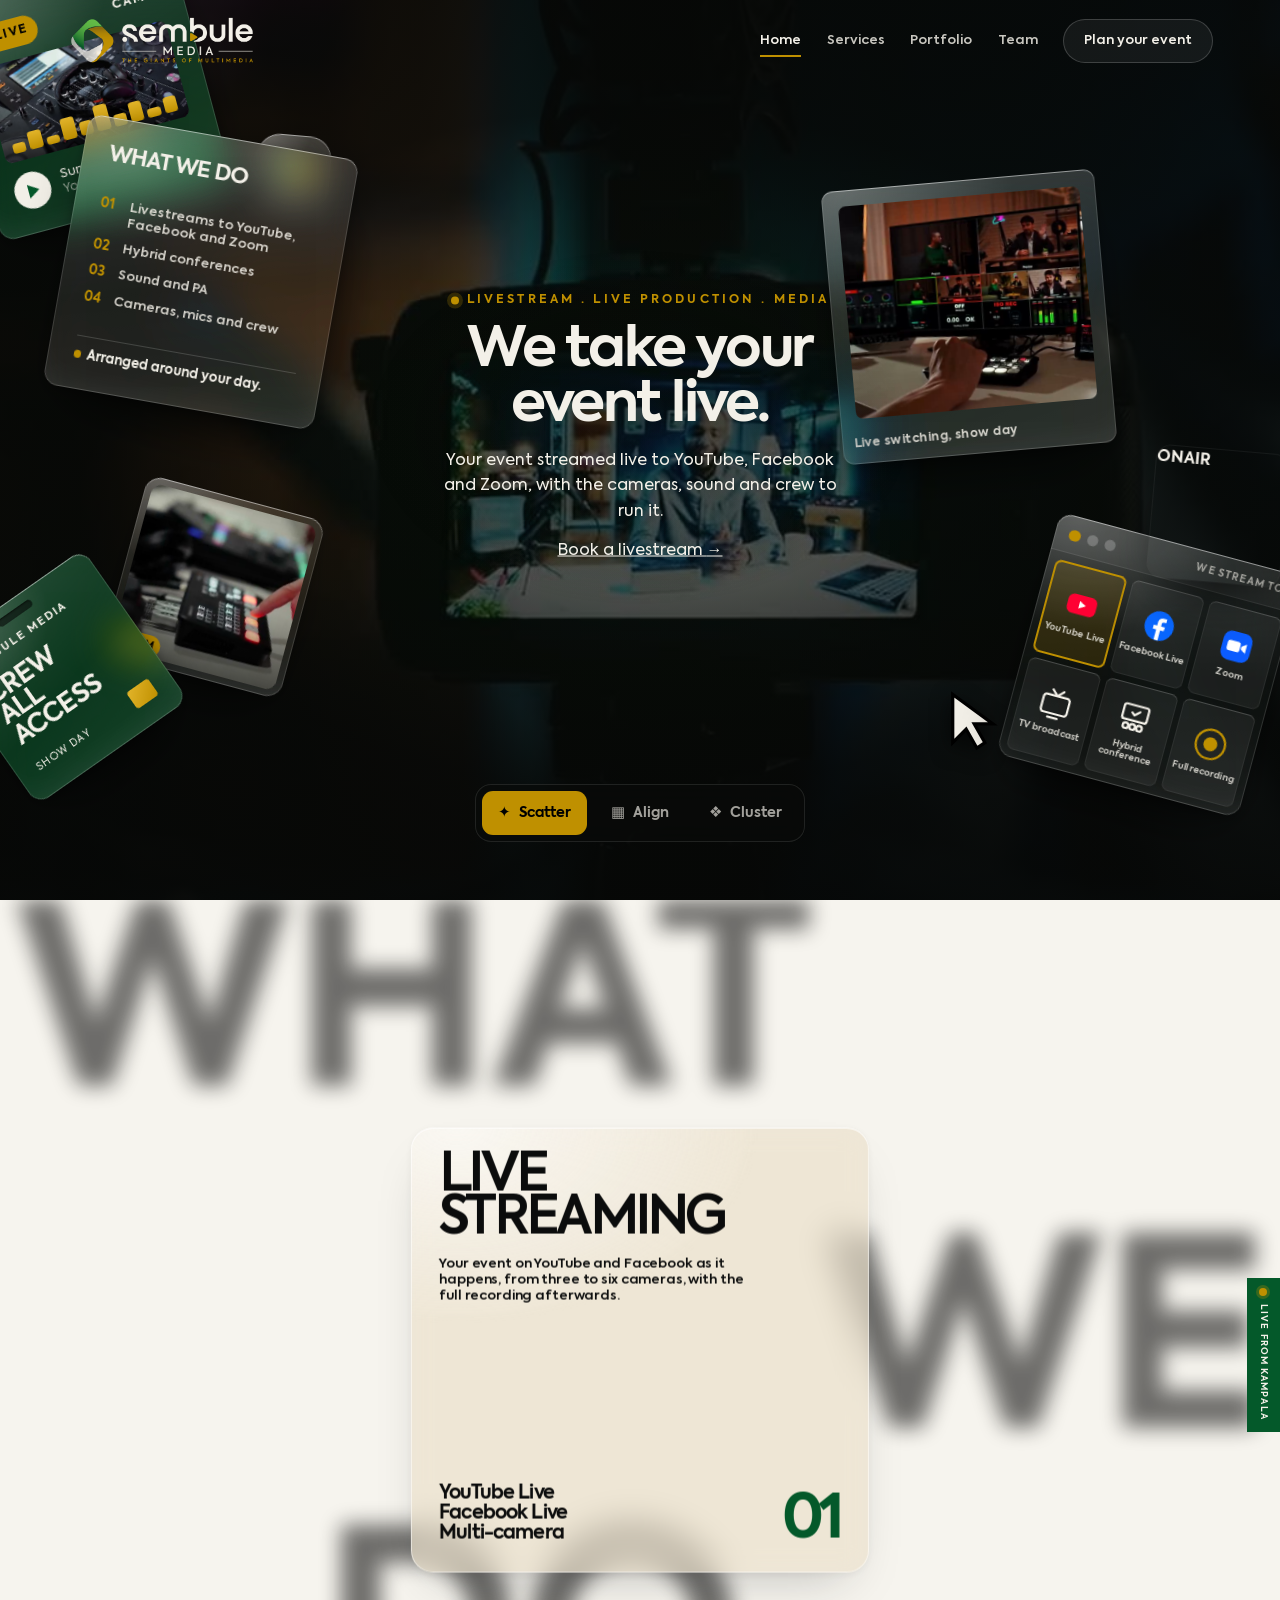
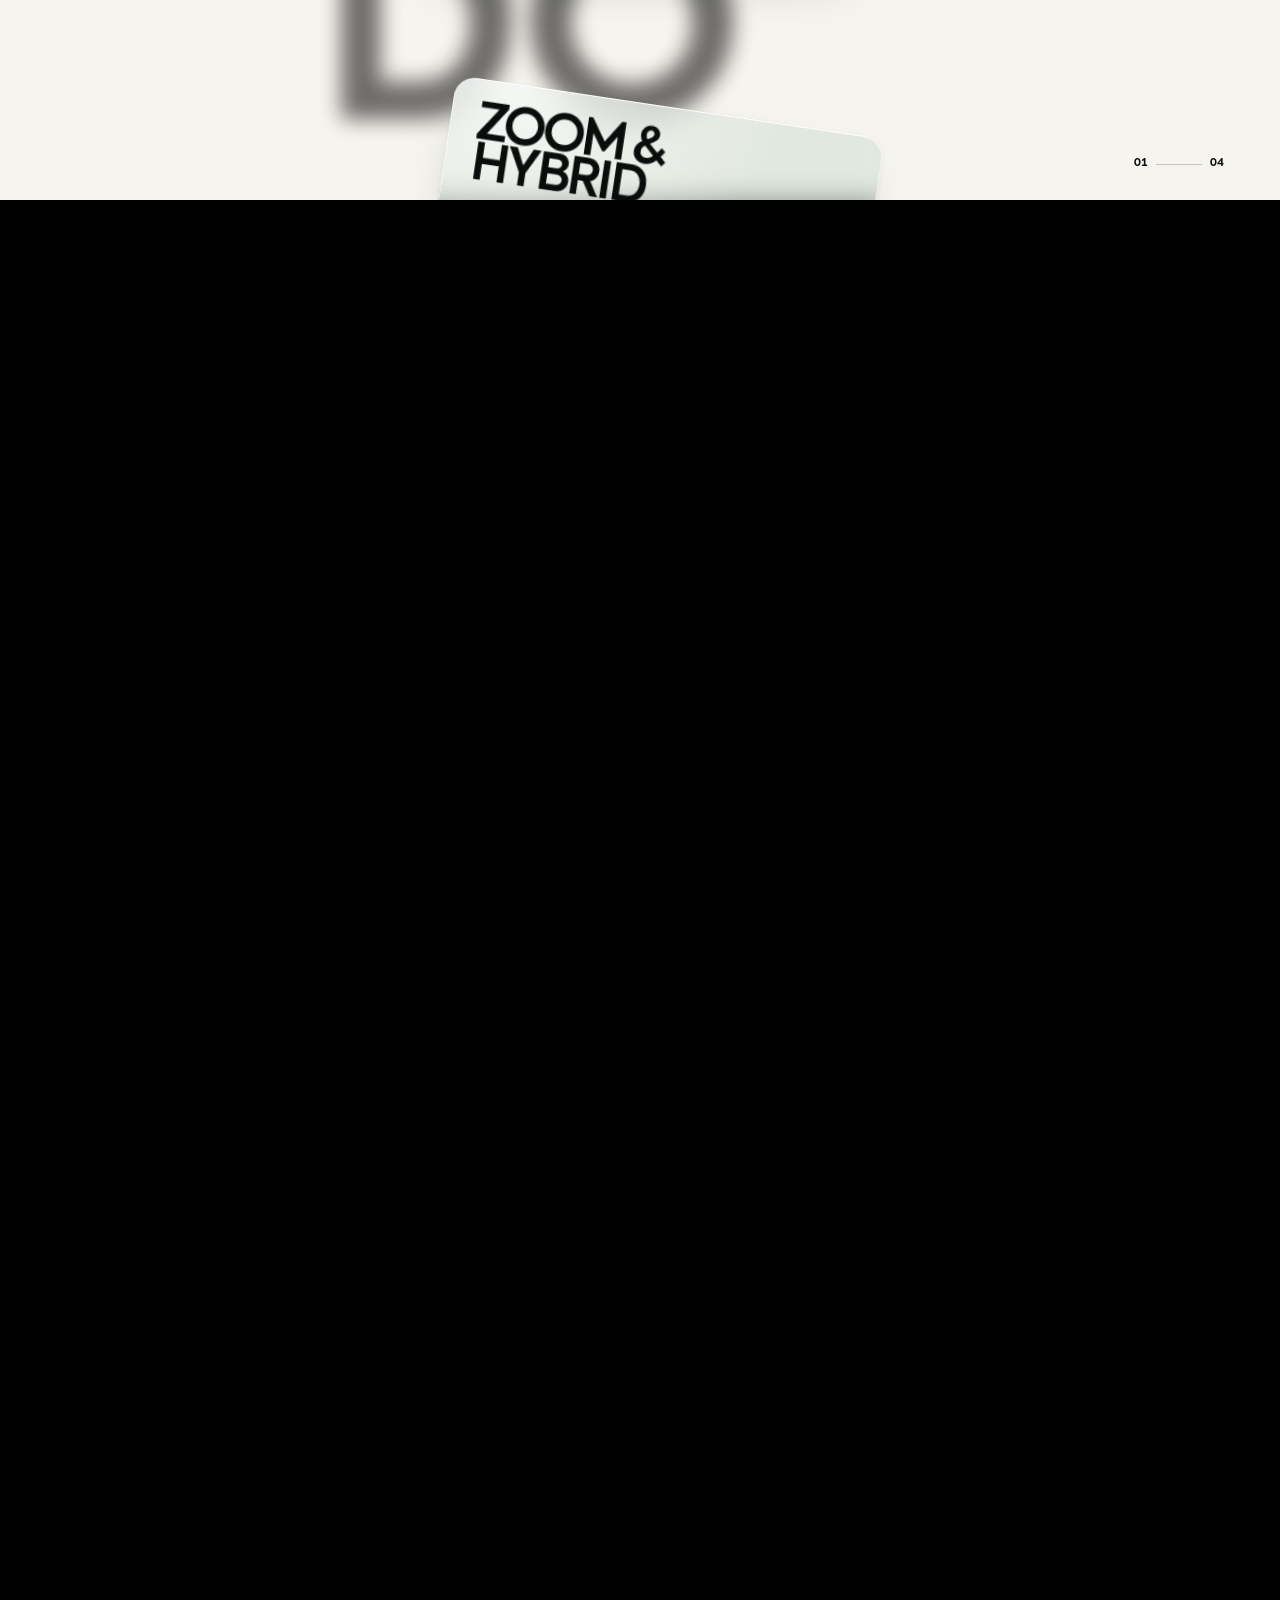
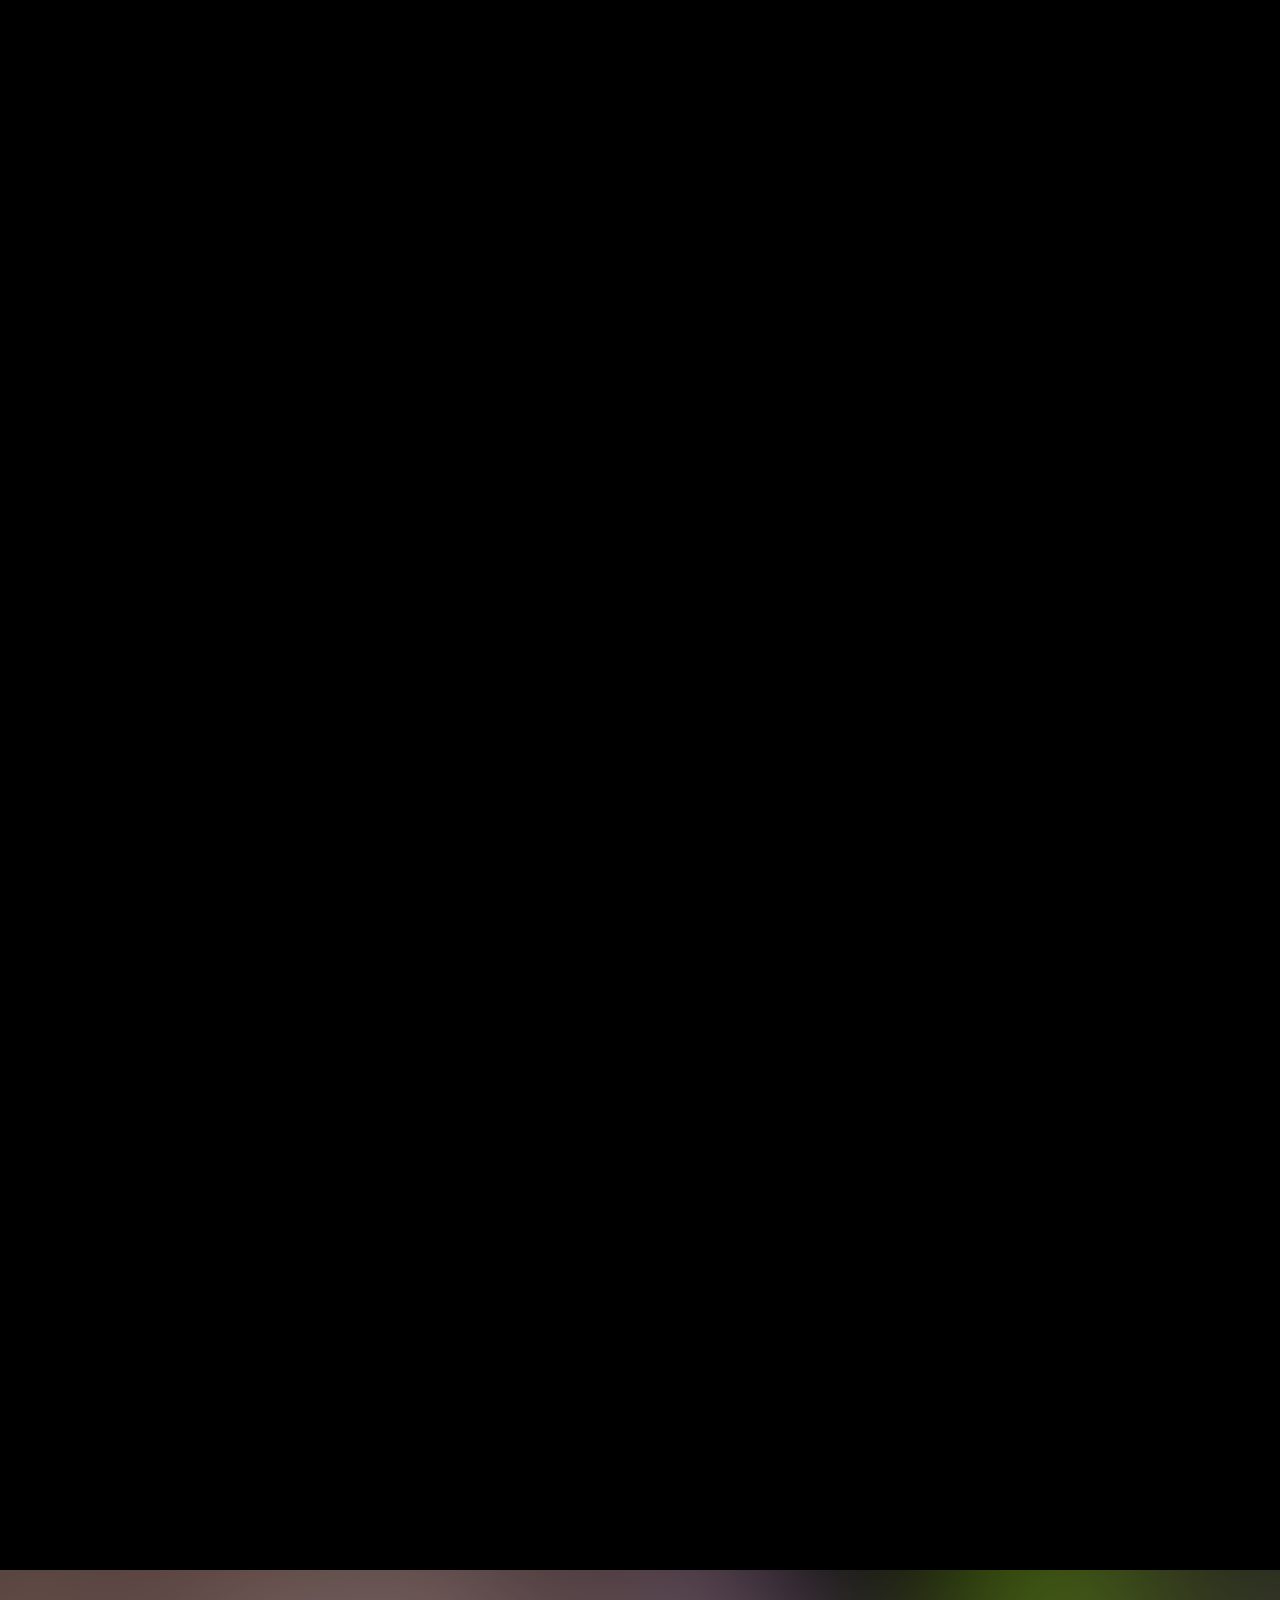
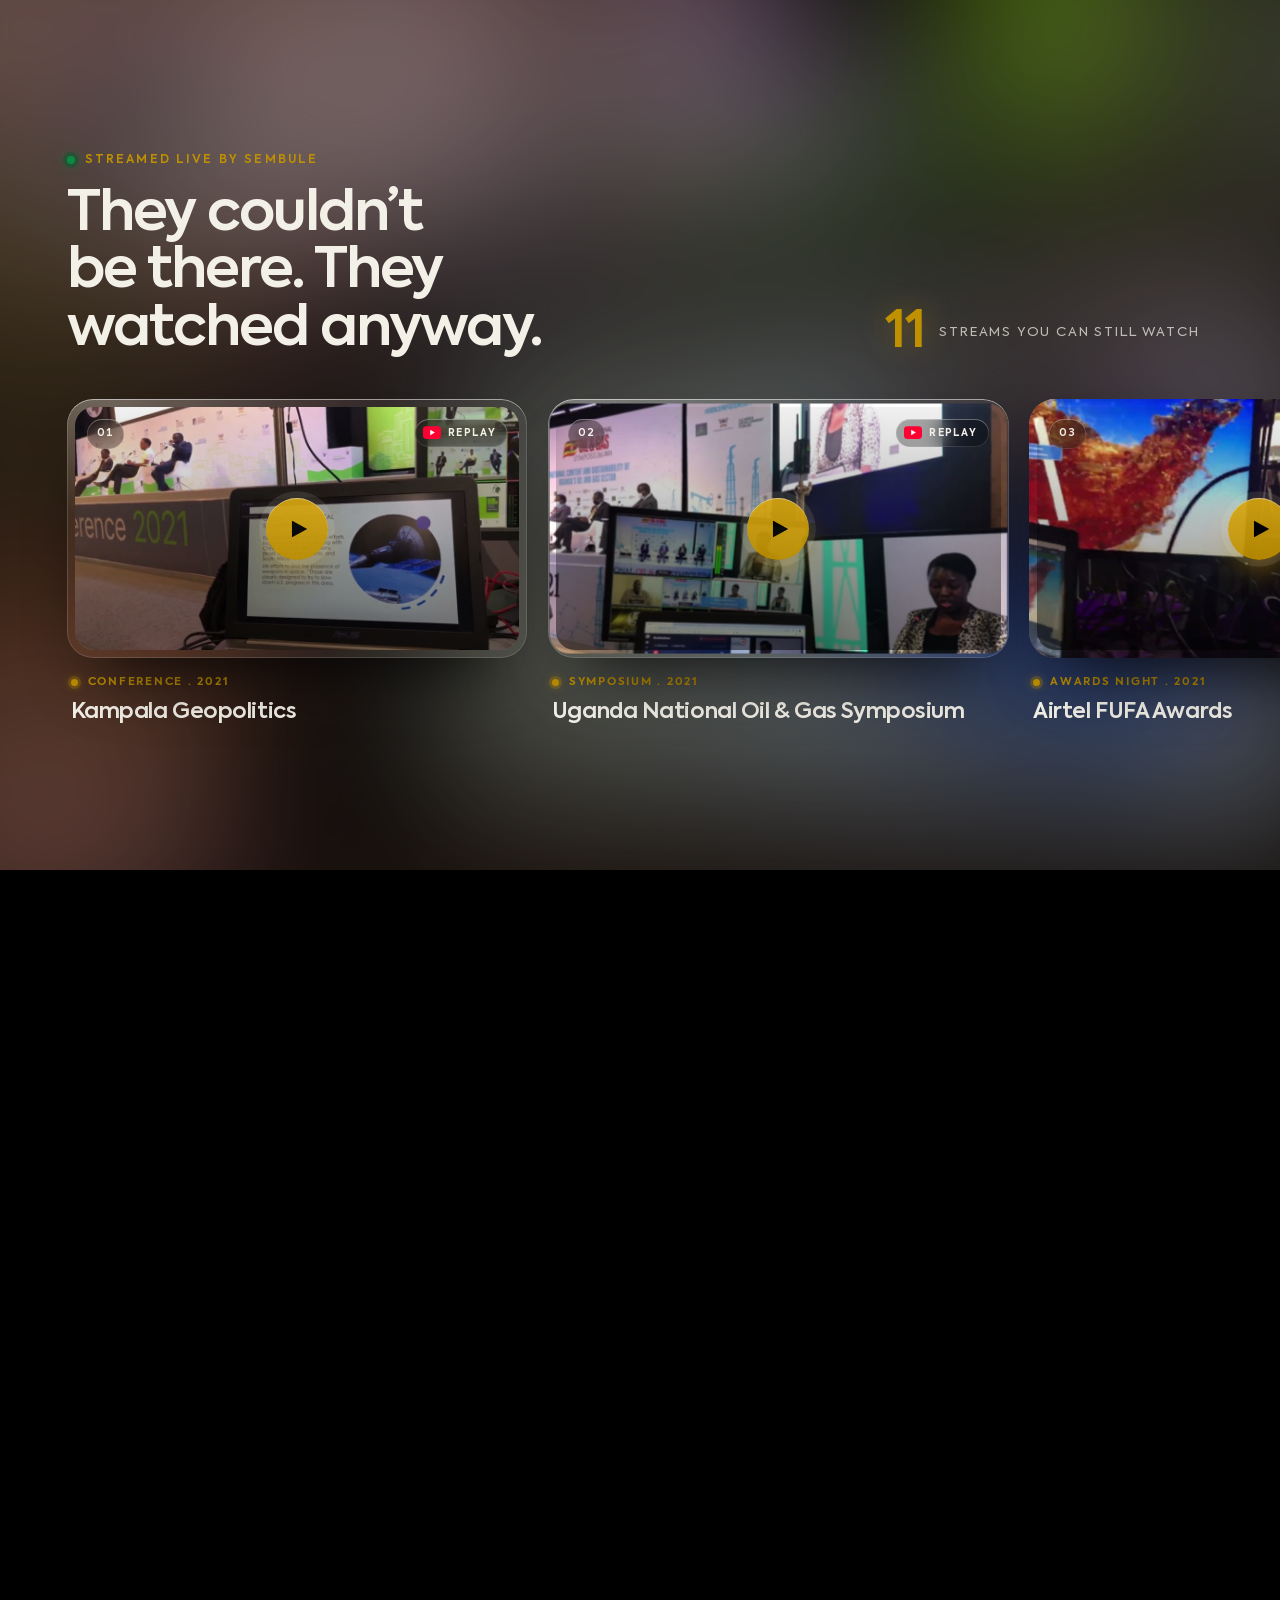
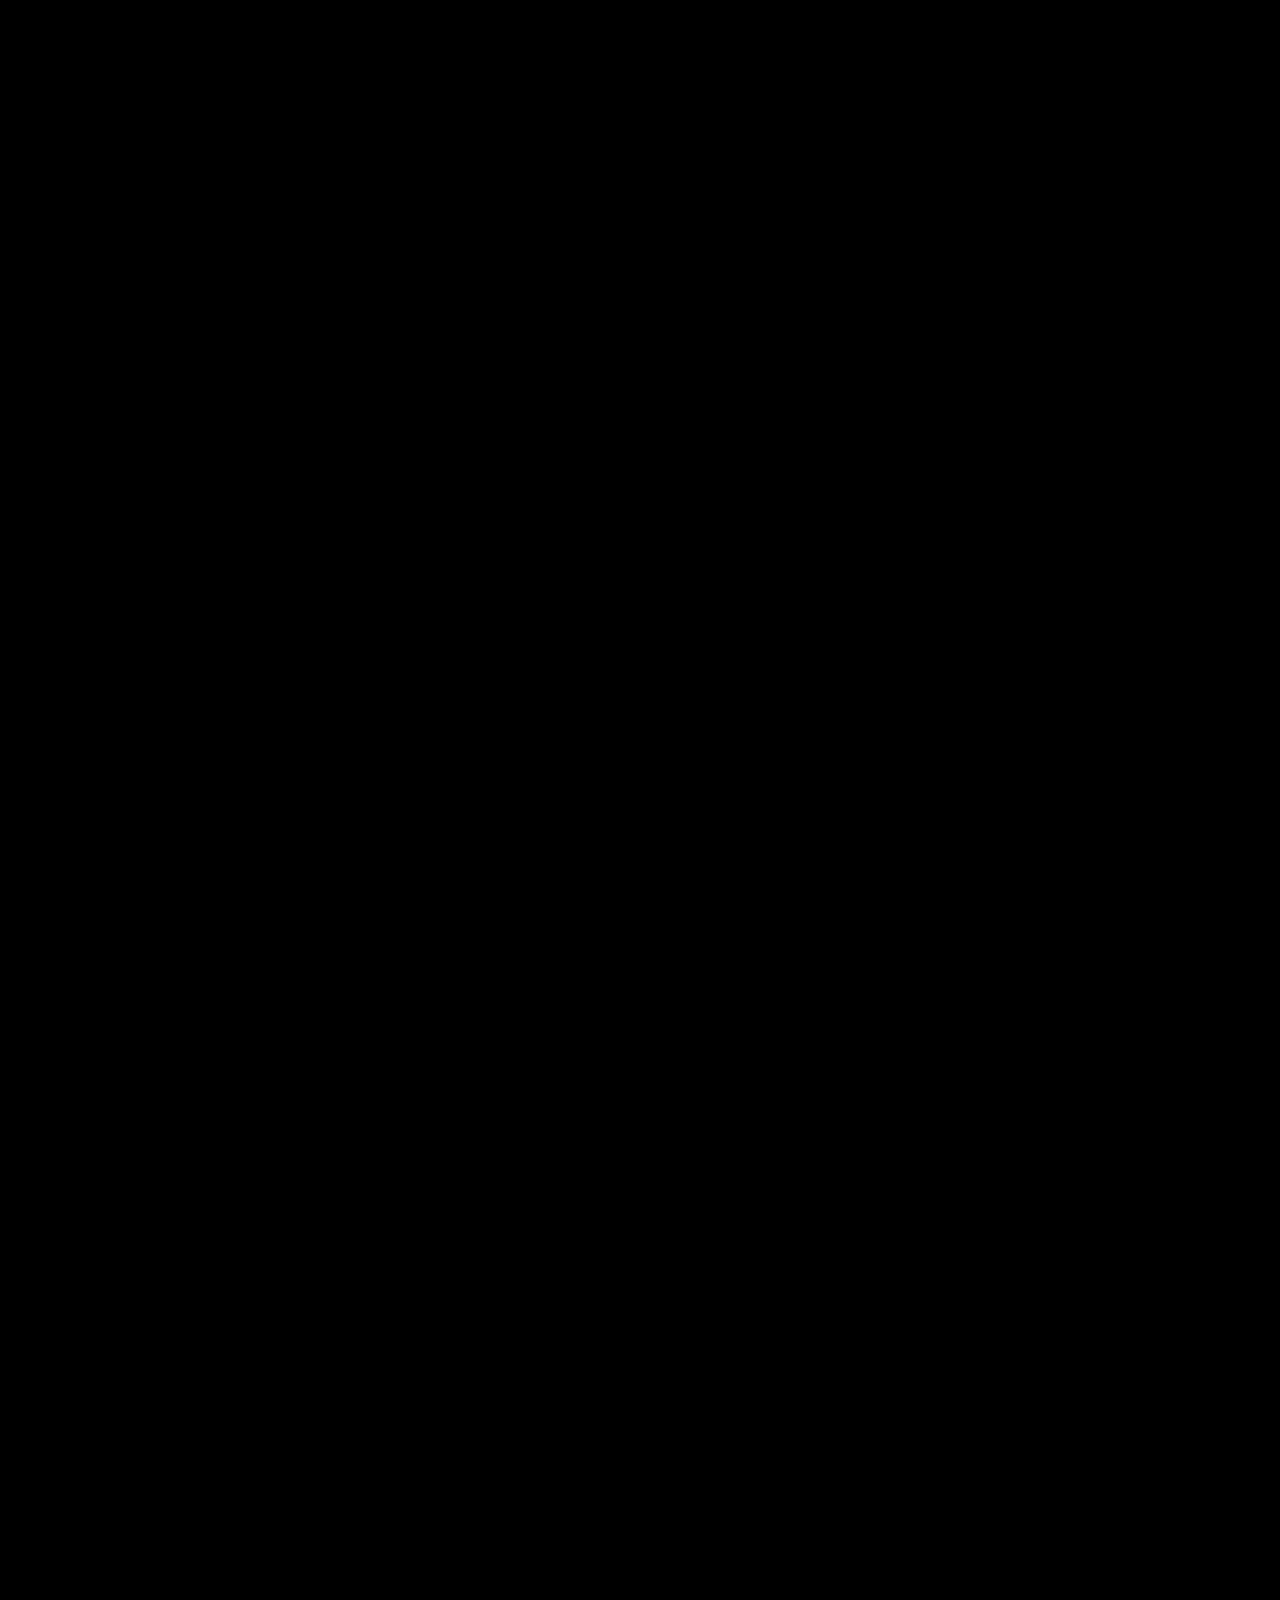
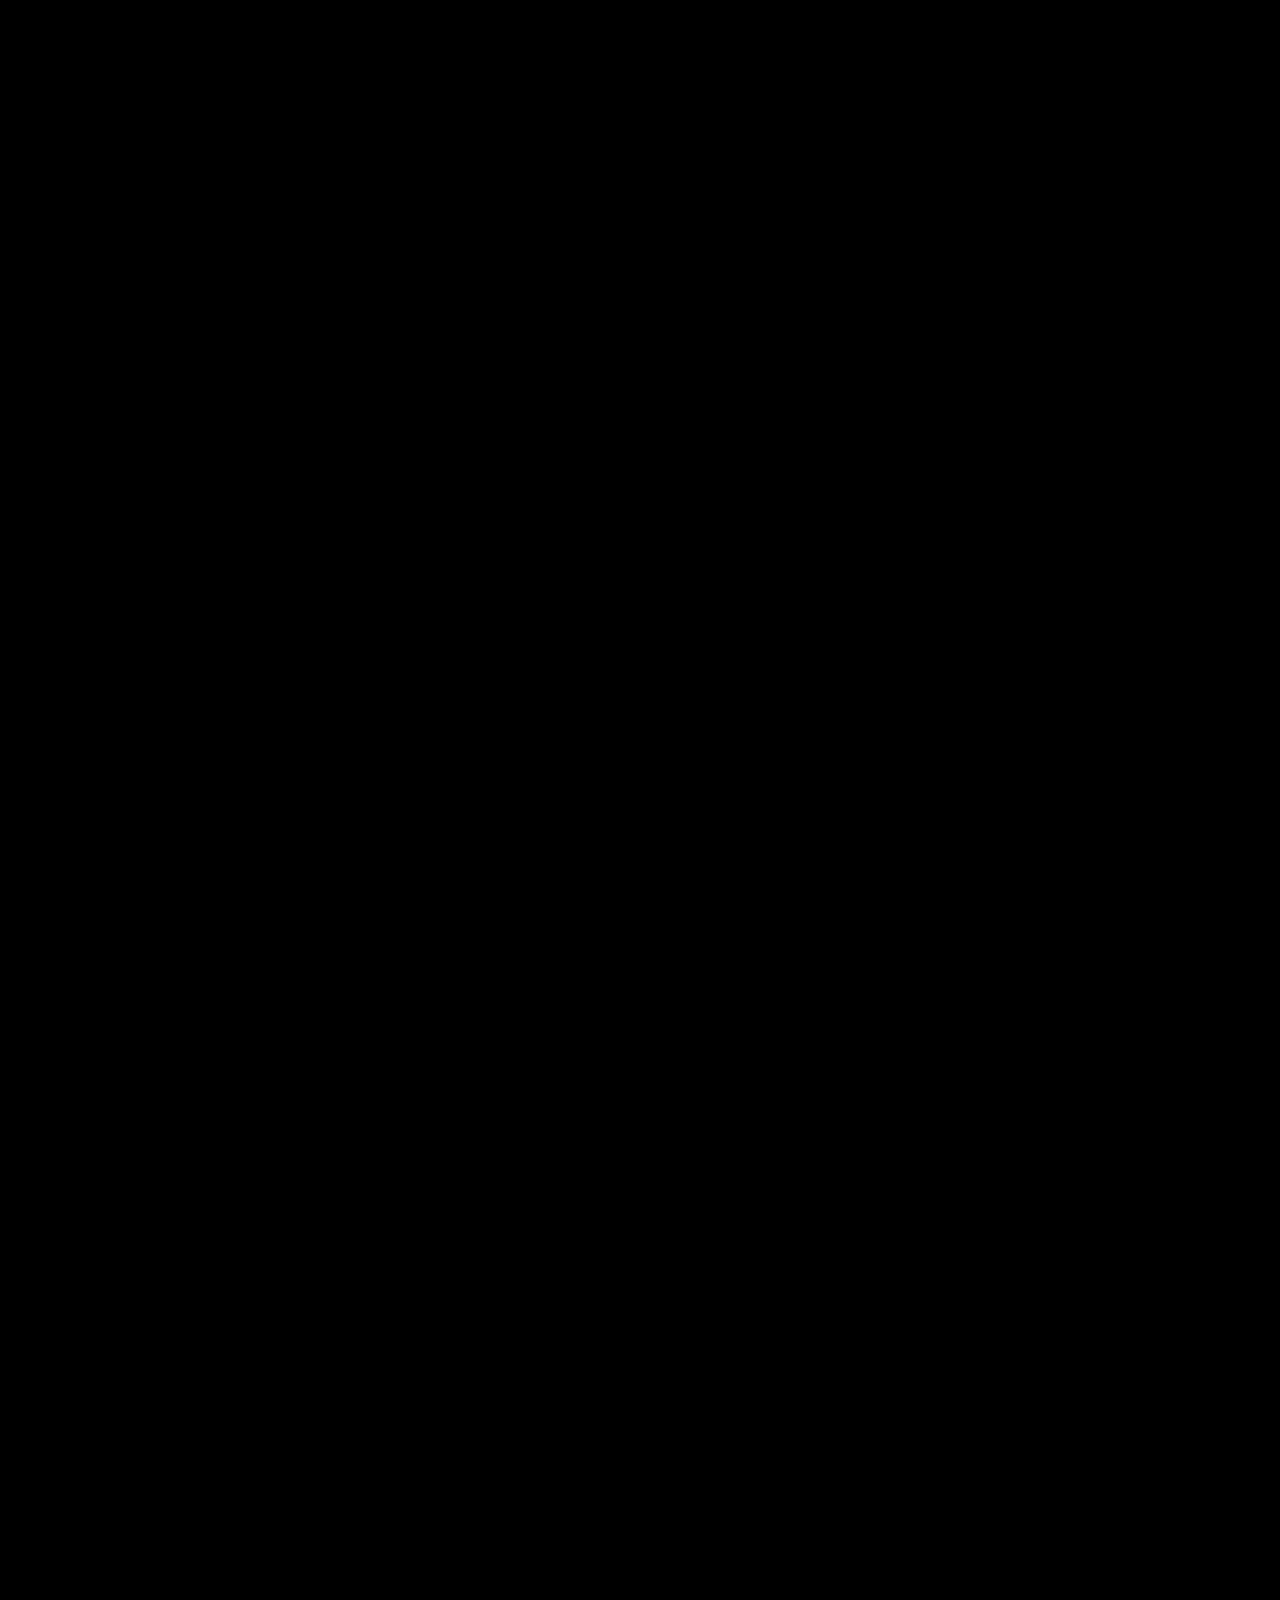
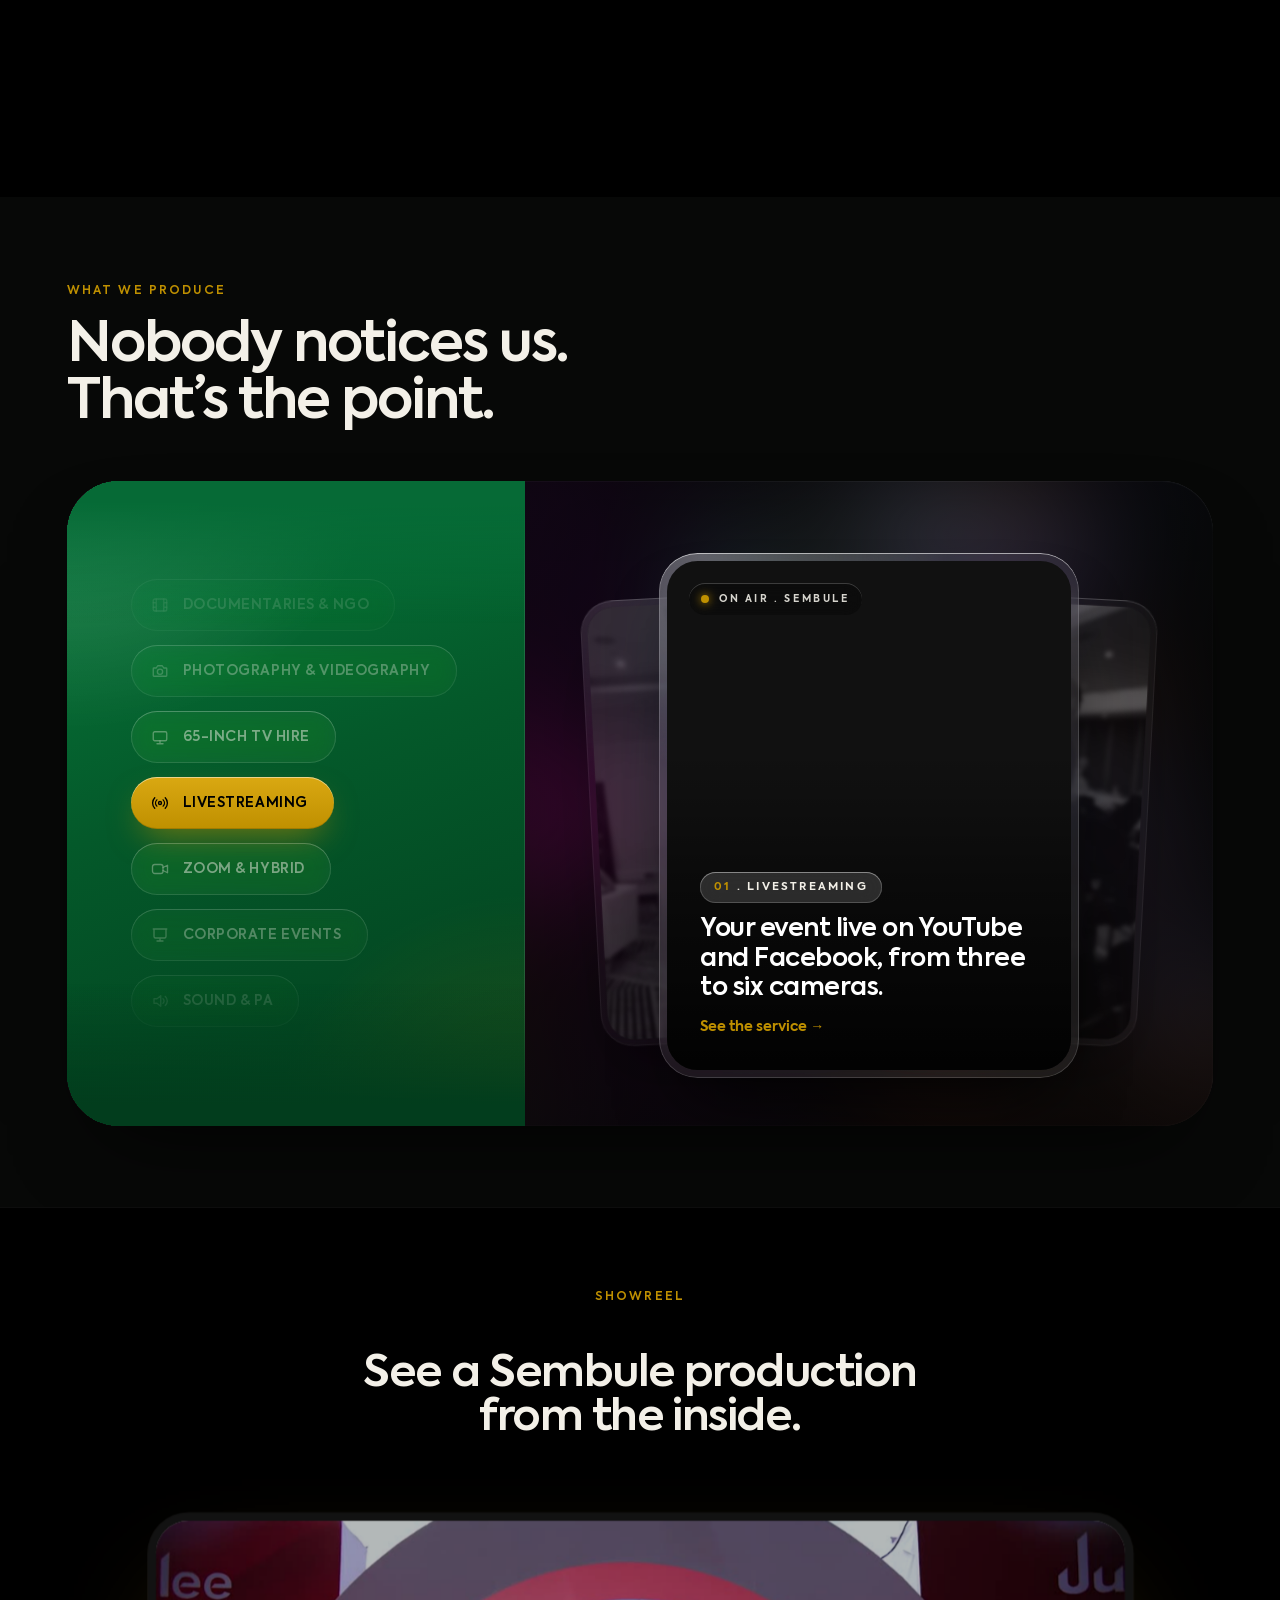
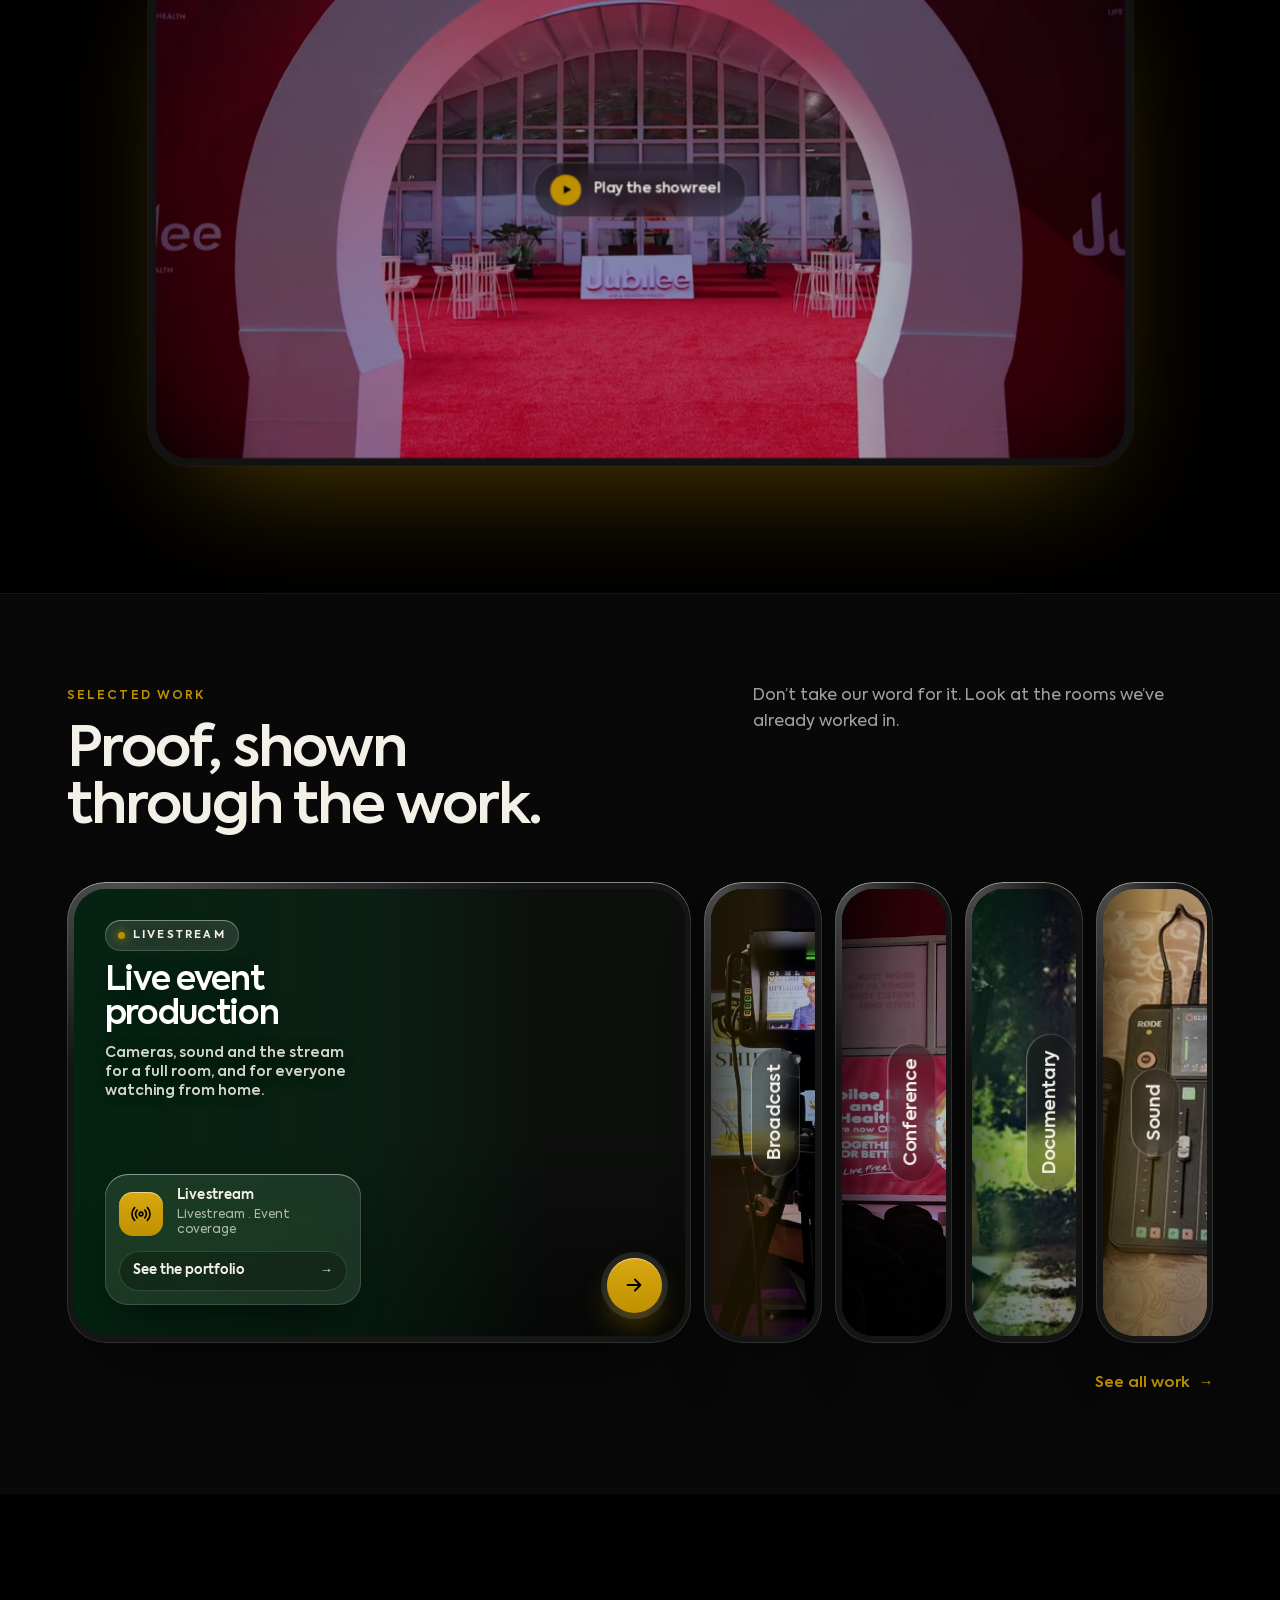
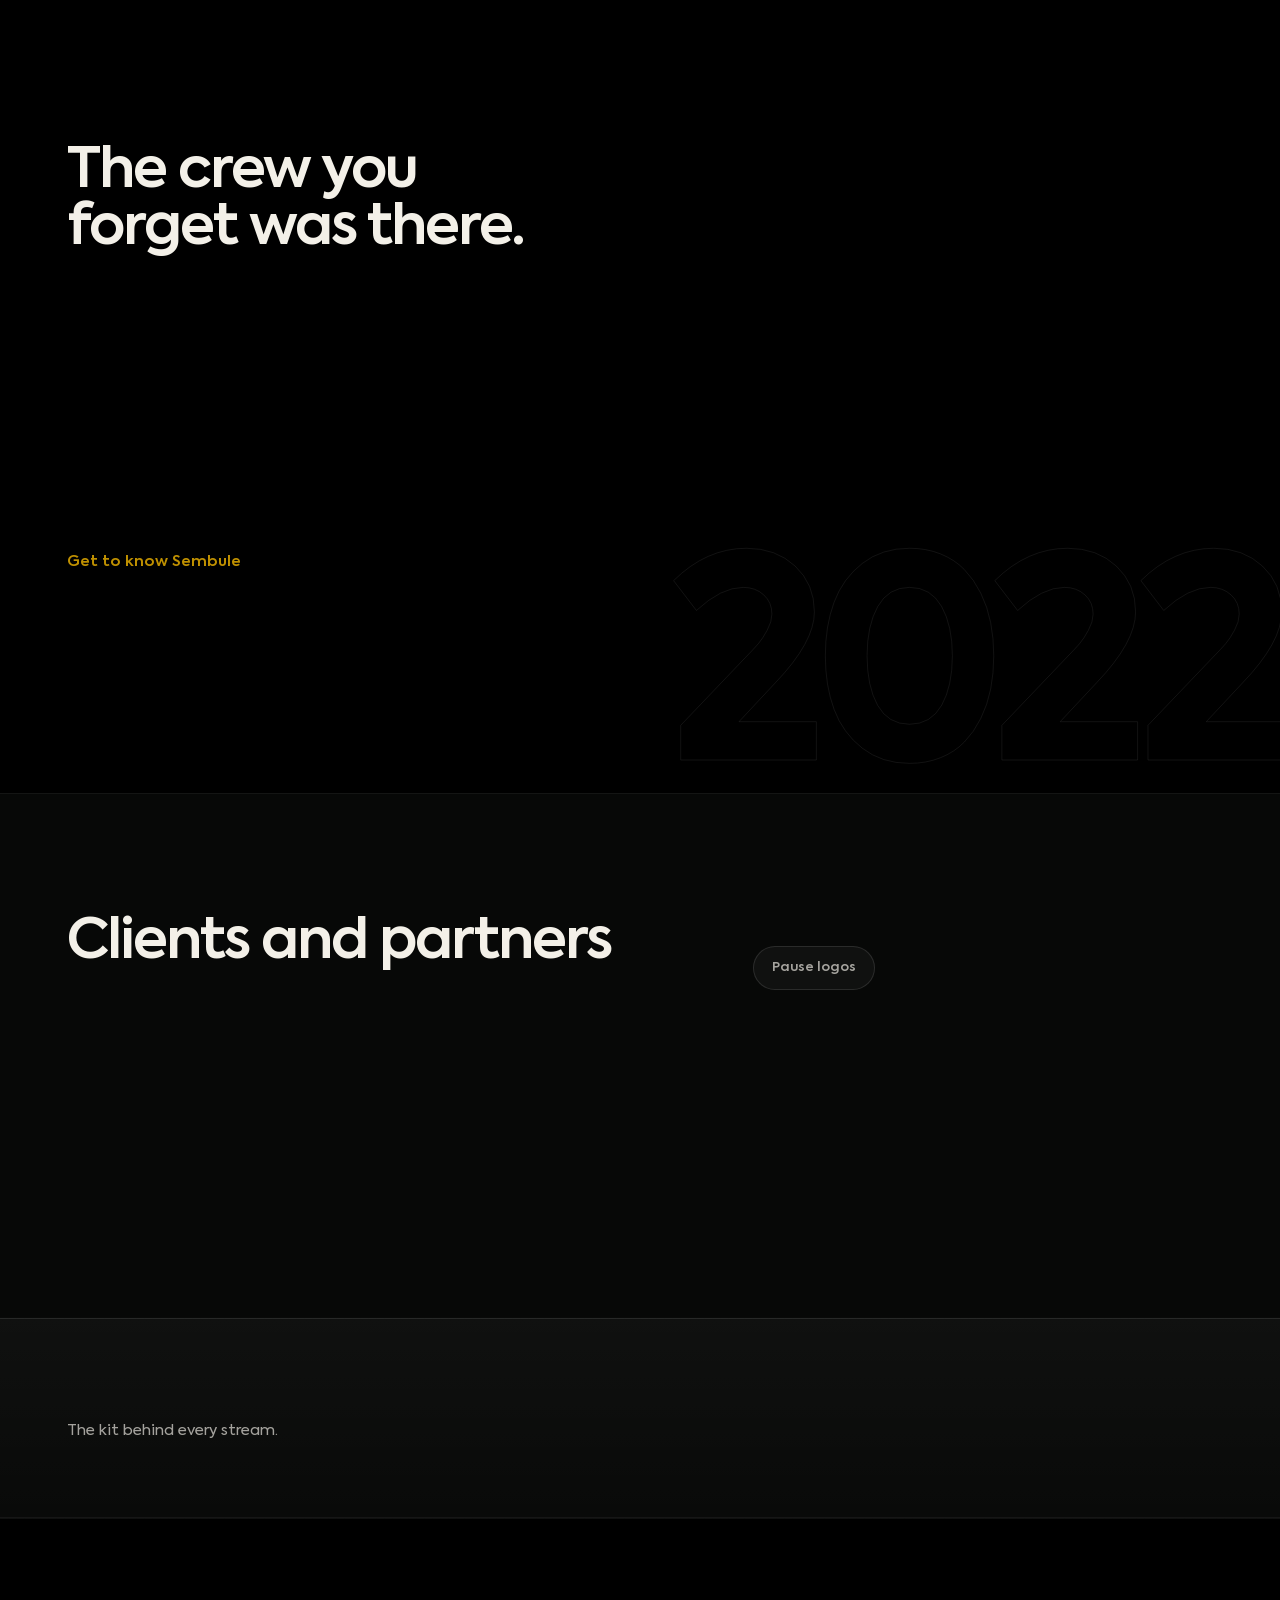
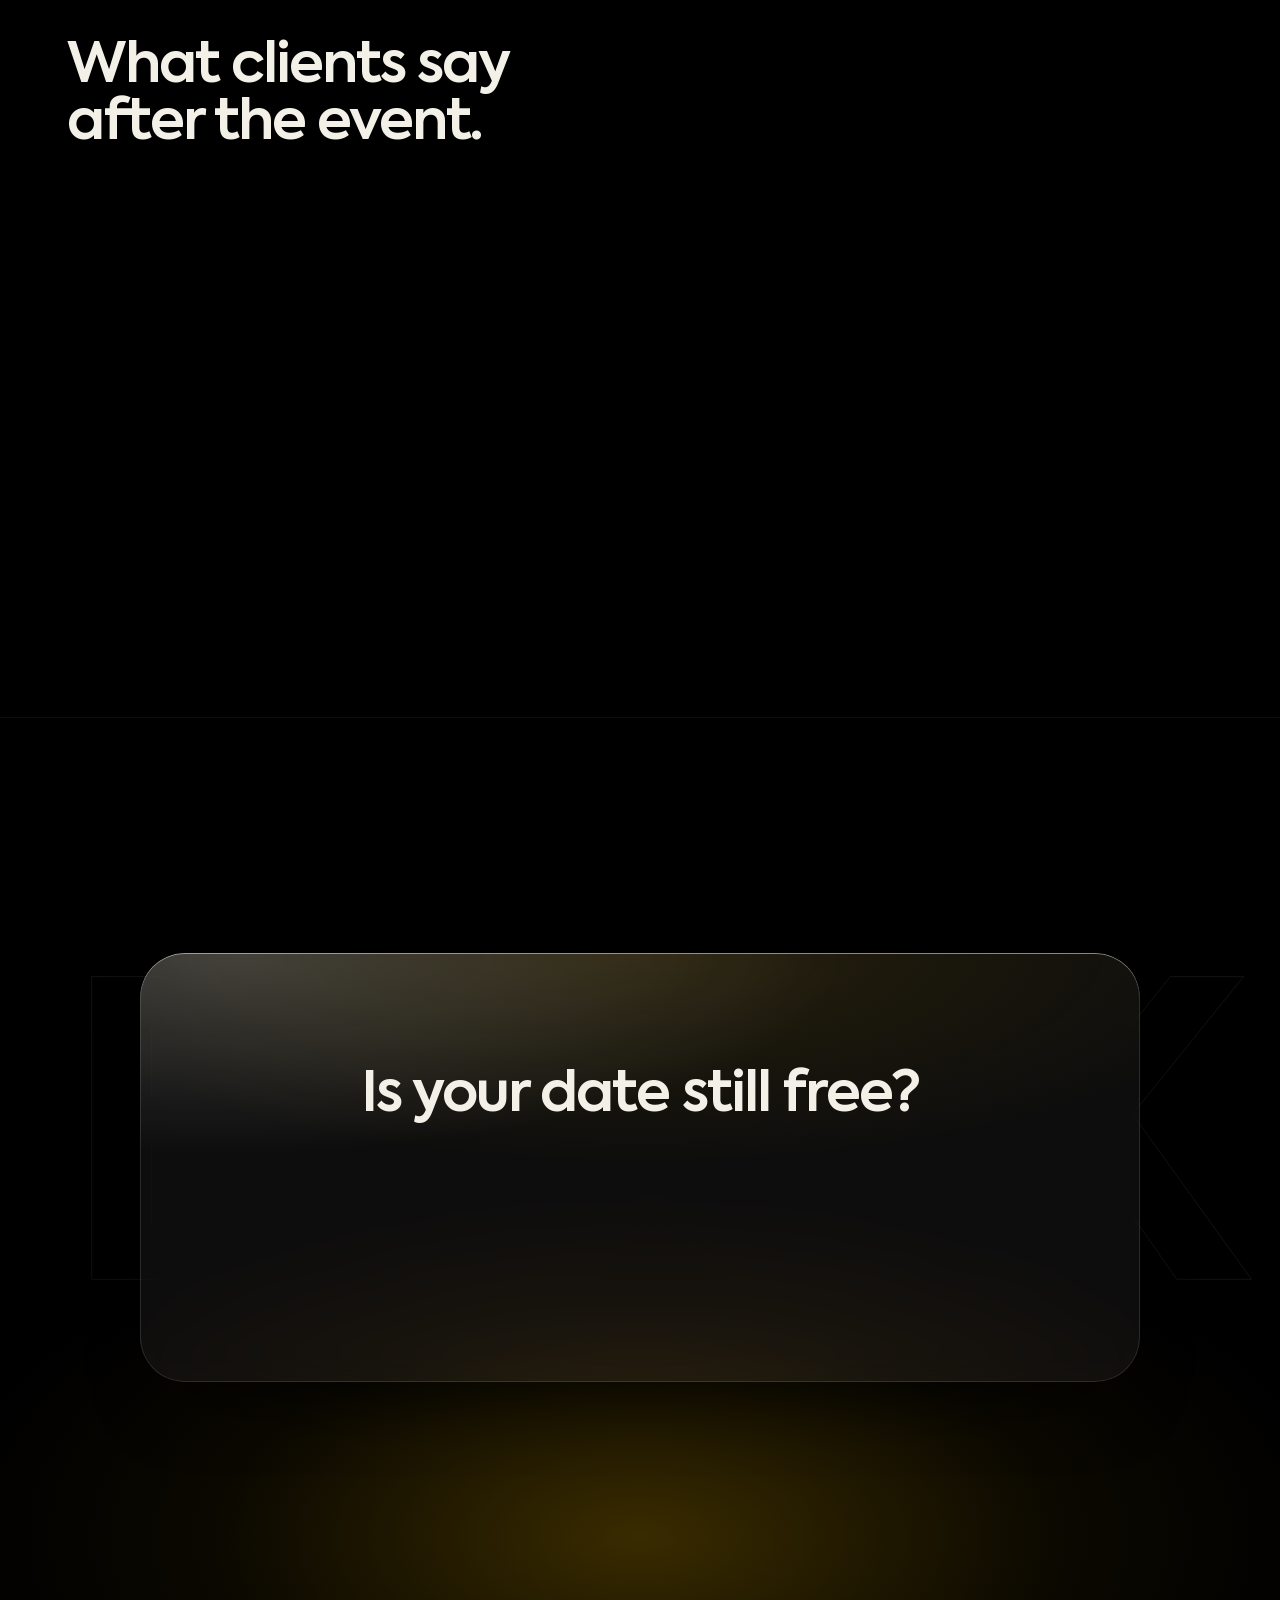
<file: site/index.html>
<!doctype html>
<html lang="en">
<head>
  <meta charset="utf-8">
  <script>/* Going-live intro film: once per visit, full motion only; cleared by home.js, or by this timer if scripts fail */try{if(!matchMedia("(prefers-reduced-motion: reduce)").matches&&!sessionStorage.getItem("sm-intro")){document.documentElement.classList.add("intro-on");setTimeout(function(){document.documentElement.classList.remove("intro-on")},14000)}}catch(e){}</script>
  <meta name="viewport" content="width=device-width, initial-scale=1, viewport-fit=cover">
  <meta name="theme-color" content="#000000">
  <meta name="description" content="Livestreaming, corporate events, sound and PA, documentaries and NGO work from Sembule Media, a production crew based in Kampala and working across Uganda.">
  <meta name="page-type" content="service">
  <meta name="site-kind" content="other">
  <link rel="canonical" href="https://sembulemedia.com/">
  <link rel="icon" href="./assets/brand/mark.png" type="image/png">
  <link rel="apple-touch-icon" href="./assets/brand/icon-192.png">
  <meta property="og:type" content="website">
  <meta property="og:site_name" content="Sembule Media">
  <meta property="og:title" content="Sembule Media | Livestreams, corporate events, sound and documentaries in Uganda">
  <meta property="og:description" content="Livestreams, sound, film and photography for days that can’t go wrong. Based in Kampala, working across Uganda.">
  <meta property="og:url" content="https://sembulemedia.com/">
  <meta property="og:image" content="https://sembulemedia.com/assets/brand/og-image.jpg">
  <meta property="og:image:width" content="1200">
  <meta property="og:image:height" content="630">
  <meta property="og:image:alt" content="Speaker on stage at a live event produced by Sembule Media">
  <meta name="twitter:card" content="summary_large_image">
  <title>Sembule Media | Livestreams, corporate events, sound and documentaries in Uganda</title>
  <link rel="preload" href="./assets/fonts/Axiforma-Regular.woff2" as="font" type="font/woff2" crossorigin><link rel="preload" href="./assets/fonts/Axiforma-SemiBold.woff2" as="font" type="font/woff2" crossorigin><link rel="stylesheet" href="./assets/css/fonts.css?v=brand-fonts-1"><link rel="stylesheet" href="./assets/css/motion.css?v=step5-1"><link rel="stylesheet" href="./assets/css/site.css?v=social-footer-20261008">
  <link rel="stylesheet" href="./assets/css/home.css?v=streams-glass-2">
  <link rel="stylesheet" href="./assets/css/what-we-do.css?v=wwd-3">
  <link rel="stylesheet" href="./assets/css/service-wheel.css?v=svc-5">
  <link rel="stylesheet" href="./assets/css/work-accordion.css?v=wk-1">
  <link rel="stylesheet" href="./assets/css/drift.css?v=drift-15">
  <link rel="stylesheet" href="./assets/css/glass.css?v=glass-2">
  <script defer src="./assets/js/site.js?v=phone-1"></script>
  <script defer src="./assets/js/vendor/gsap.min.js"></script>
  <script defer src="./assets/js/vendor/SplitText.min.js"></script>
  <script defer src="./assets/js/vendor/ScrambleTextPlugin.min.js"></script>
  <script defer src="./assets/js/vendor/ScrollTrigger.min.js"></script>
  <script defer src="./assets/js/what-we-do.js?v=wwd-1"></script>
  <script defer src="./assets/js/home.js?v=streams-glass-1"></script>
  <script defer src="./assets/js/service-wheel.js?v=svc-4"></script>
  <script defer src="./assets/js/work-accordion.js?v=wk-1"></script>
  <script defer src="./assets/js/drift.js?v=drift-11"></script>
  <script defer src="./assets/js/vendor/lenis.min.js"></script><script defer src="./assets/js/motion.js?v=step5-1"></script>
  <script defer src="./assets/js/analytics.js"></script>
  <meta name="sembule-site-content" content="./content/site-content.json">
<link rel="stylesheet" href="./assets/css/glass-site.css?v=gs-5">
</head>
<body class="home-page home-dark">
  <!-- Going-live intro film (once per visit, full motion only): the camera screen counts 3, 2, 1 and shows the logo.
       Its source is set by the script below only when the intro runs, so other visits never download the film. -->
  <div class="h-intro" data-intro role="dialog" aria-label="Intro film">
    <video class="h-intro__film" data-intro-video muted playsinline preload="none" aria-hidden="true" poster="./assets/video/intro-golive-first.jpg"
      data-src-small="./assets/video/intro-golive-960.mp4" data-src-large="./assets/video/intro-golive.mp4"></video>
    <div class="h-intro__shade" aria-hidden="true"></div>
    <button class="h-intro__skip" type="button" data-intro-skip>Skip intro</button>
    <div class="h-intro__bar" aria-hidden="true"><span data-intro-bar></span></div>
  </div>
  <script>try{if(document.documentElement.classList.contains("intro-on")){var v=document.querySelector("[data-intro-video]");v.src=matchMedia("(max-width: 900px)").matches?v.dataset.srcSmall:v.dataset.srcLarge;v.preload="auto";v.load();}}catch(e){}</script>
  <a class="skip-link" href="#main">Skip to content</a>
  <header class="site-header">
    <div class="header-inner">
      <a class="brand" href="./index.html" aria-label="Sembule Media home"><img src="./assets/brand/logo-colour-dark.png" alt="Sembule Media — The Giants of Multimedia" width="600" height="175"></a>
      <button class="menu-toggle" type="button" data-menu-toggle aria-label="Open menu" aria-expanded="false" aria-controls="main-nav"><span aria-hidden="true"></span></button>
      <nav class="main-nav" id="main-nav" data-main-nav aria-label="Main navigation">
        <a href="./index.html" aria-current="page">Home</a><a href="./services.html">Services</a><a href="./portfolio.html">Portfolio</a><a href="./about.html">Team</a><a class="button" href="./contact.html">Plan your event</a>
      </nav>
    </div>
  </header>
  <!--
    OS bridge hooks (website-bridge.js): the hero copy follows the slides, not the OS: the h1 deliberately
    uses data-hero-headline (not data-hero-title), and home.js restores each slide's own text if the bridge
    writes over it. Keep the [data-hero-slide] figures,
    #services-title, #work-title, #about-intro-title (with a .eyebrow), #trusted-title, h3 cards inside
    those sections, and the call to action as the LAST h2 in <main>.
  -->
  <main id="main" class="home">
    <!-- 1. Hero: the Drift desk (drift.js, drift.css). Eleven studio objects drawn in CSS glide between
         Scatter / Align / Cluster. The h1 and lede are the site's own copy (data-site-owns), so the OS bridge
         cannot overwrite them. The previous photo-slideshow hero is in git history (commit ce5550b). -->
    <section class="dd" data-drift aria-label="Sembule Media">
      <!-- Background film: a presenter live on camera, framed so the camera sits behind the headline.
           The source is set by drift.js (small file on phones); still image with reduced motion or Save-Data. -->
      <video class="dd__bg" muted loop playsinline preload="none" poster="./assets/video/hero-bg-studio.jpg" aria-hidden="true" data-drift-bg data-src-small="./assets/video/hero-bg-studio-640.mp4" data-src-large="./assets/video/hero-bg-studio.mp4"></video>
      <div class="dd__bg-shade" aria-hidden="true"></div>
      <div class="dd__desk" data-drift-desk>
        <div class="dd__header" data-drift-header>
          <p class="dd__live dd__in" style="--d:0ms"><i aria-hidden="true"></i>Livestream · Live production · Media</p>
          <h1 class="dd__in" style="--d:0ms" data-site-owns>We take your event live.</h1>
          <!-- A div, not a <p>: the OS bridge writes its hero summary into the first <p> after the h1 -->
          <div class="dd__sub dd__in" style="--d:80ms" data-site-owns>Your event streamed live to YouTube, Facebook and Zoom, with the cameras, sound and crew to run it.</div>
          <a class="dd__book dd__in" style="--d:140ms" href="./contact.html">Book a livestream <span aria-hidden="true">→</span></a>
        </div>

        <div class="dd__item" style="--w:238" data-drift-item="player" aria-hidden="true">
          <div class="dd__art dd-player">
            <div class="dd-player__top"><b>LIVE</b><span>CAM 2</span></div>
            <div class="dd-player__screen"><img src="./assets/work/wwd-sound-560.jpg" width="560" height="373" alt=""><div class="dd-player__bars"><span style="height:30%"></span><span style="height:54%"></span><span style="height:24%"></span><span style="height:66%"></span><span style="height:42%"></span><span style="height:78%"></span><span style="height:36%"></span><span style="height:60%"></span><span style="height:27%"></span><span style="height:48%"></span></div></div>
            <div class="dd-player__row"><span class="dd-player__play"></span><span class="dd-player__meta">Sunday service<small>YouTube · Facebook</small></span></div>
          </div>
        </div>
        <div class="dd__item" style="--w:74" data-drift-item="mark" aria-hidden="true">
          <div class="dd__art dd-mark"><img src="./assets/brand/mark.png" width="64" height="64" alt=""></div>
        </div>
        <div class="dd__item" style="--w:92" data-drift-item="cursor" aria-hidden="true">
          <div class="dd__art dd-cursor"><svg viewBox="0 0 24 24"><path d="M4 2 L4 20 L9 15 L13 22 L16 20 L12 13 L19 13 Z"/></svg></div>
        </div>
        <div class="dd__item" style="--w:250" data-drift-item="call" aria-hidden="true">
          <div class="dd__art dd-call">
            <div class="dd-call__bar"><i></i><i></i><i></i><span>WE STREAM TO</span></div>
            <div class="dd-call__grid">
              <span class="dd-plat is-live"><svg viewBox="0 0 24 24"><rect x="1.5" y="5" width="21" height="14" rx="4.5" fill="#ff0033"/><path d="M10 9.2v5.6l4.9-2.8z" fill="#fff"/></svg><b>YouTube Live</b></span>
              <span class="dd-plat"><svg viewBox="0 0 24 24"><circle cx="12" cy="12" r="10.5" fill="#0866ff"/><path d="M13.4 22.4v-7.6h2.5l.4-2.9h-2.9v-1.8c0-.8.3-1.4 1.5-1.4h1.5V6.1c-.3 0-1.2-.1-2.2-.1-2.2 0-3.7 1.3-3.7 3.8v2.1H8v2.9h2.5v7.4z" fill="#fff"/></svg><b>Facebook Live</b></span>
              <span class="dd-plat"><svg viewBox="0 0 24 24"><rect x="1.5" y="1.5" width="21" height="21" rx="6" fill="#0b5cff"/><rect x="5.2" y="8.3" width="9.4" height="7.4" rx="1.8" fill="#fff"/><path d="M15.4 11l3.6-2.4v6.8l-3.6-2.4z" fill="#fff"/></svg><b>Zoom</b></span>
              <span class="dd-plat"><svg viewBox="0 0 24 24" fill="none" stroke="#f3f0e8" stroke-width="1.6" stroke-linecap="round" stroke-linejoin="round"><rect x="2.5" y="7" width="19" height="13" rx="2.2"/><path d="M8 3l4 4 4-4"/><path d="M8.5 23h7"/></svg><b>TV broadcast</b></span>
              <span class="dd-plat"><svg viewBox="0 0 24 24" fill="none" stroke="#f3f0e8" stroke-width="1.6" stroke-linecap="round" stroke-linejoin="round"><rect x="3" y="2.5" width="18" height="11" rx="1.8"/><circle cx="7" cy="18" r="2"/><circle cx="12" cy="18" r="2"/><circle cx="17" cy="18" r="2"/><path d="M9.5 8l2 1.6 3.5-3.2"/></svg><b>Hybrid conference</b></span>
              <span class="dd-plat"><svg viewBox="0 0 24 24"><circle cx="12" cy="12" r="10.5" fill="none" stroke="#bf9000" stroke-width="1.6"/><circle cx="12" cy="12" r="5" fill="#bf9000"/></svg><b>Full recording</b></span>
            </div>
          </div>
        </div>
        <div class="dd__item" style="--w:132" data-drift-item="folder" aria-hidden="true">
          <div class="dd__art dd-onair"><i></i><b>ON</b><b>AIR</b></div>
        </div>
        <div class="dd__item" style="--w:184" data-drift-item="mixer" aria-hidden="true">
          <div class="dd__art dd-mixer"><video src="./assets/video/hero-desk-mixer.mp4" poster="./assets/video/hero-desk-mixer.jpg" muted loop playsinline preload="metadata" width="420" height="420" data-drift-video></video><span class="dd-mixer__tag"><i></i>PGM</span></div>
        </div>
        <!-- The paper card carries the hero description, so it is real content (not aria-hidden). No <p> after the h1 in this
             section: the OS bridge writes its hero summary into the first one it finds. -->
        <div class="dd__item dd__item--content" style="--w:274" data-drift-item="paper">
          <div class="dd__art dd-paper">
            <div class="dd-paper__title">What we do</div>
            <ul>
              <li><b>01</b>Livestreams to YouTube, Facebook and Zoom</li>
              <li><b>02</b>Hybrid conferences</li>
              <li><b>03</b>Sound and PA</li>
              <li><b>04</b>Cameras, mics and crew</li>
            </ul>
            <div class="dd-paper__foot">Arranged around your day.</div>
          </div>
        </div>
        <div class="dd__item" style="--w:184" data-drift-item="pass" aria-hidden="true">
          <div class="dd__art dd-pass">
            <div class="dd-pass__top">SEMBULE MEDIA</div>
            <div class="dd-pass__role">CREW<br>ALL ACCESS</div>
            <div class="dd-pass__foot"><span>SHOW DAY</span><span class="dd-pass__chip"></span></div>
          </div>
        </div>
        <div class="dd__item" style="--w:274" data-drift-item="photo" aria-hidden="true">
          <div class="dd__art dd-photo"><video src="./assets/video/hero-desk-switcher.mp4" poster="./assets/video/hero-desk-switcher.jpg" muted loop playsinline preload="metadata" width="560" height="490" data-drift-video></video><span>Live switching, show day</span></div>
        </div>

        <div class="dd__modes" role="group" aria-label="Arrange the desk">
          <button type="button" data-drift-mode="scatter" aria-pressed="true"><span class="dd__glyph" aria-hidden="true">✦</span>Scatter</button>
          <button type="button" data-drift-mode="align" aria-pressed="false"><span class="dd__glyph" aria-hidden="true">▦</span>Align</button>
          <button type="button" data-drift-mode="cluster" aria-pressed="false"><span class="dd__glyph" aria-hidden="true">❖</span>Cluster</button>
        </div>
      </div>
    </section>
    <!-- 1a. What we do: four service cards that rise, tilt, settle in the centre and leave upward as the page
         scrolls (what-we-do.js, GSAP ScrollTrigger, pinned for about 3.3 screens). Without script or with
         reduced motion it is a plain, readable grid. Brand tints only (gold, green, stone). -->
    <section class="wwd" id="what-we-do" aria-labelledby="wwd-title" data-wwd>
      <div class="wwd__stage" data-wwd-stage>
        <div class="wwd__type" aria-hidden="true">
          <span class="wwd__word wwd__word--1" data-wwd-word>WHAT</span>
          <span class="wwd__word wwd__word--2" data-wwd-word>WE</span>
          <span class="wwd__word wwd__word--3" data-wwd-word>DO</span>
        </div>
        <h2 class="wwd__title" id="wwd-title">What we do</h2>
        <div class="wwd__stack">
          <article class="wwd__card" style="--card:#eadfca" data-wwd-card>
            <header class="wwd__head">
              <h3><span>Live</span><span>streaming</span></h3>
              <p>Your event on YouTube and Facebook as it happens, from three to six cameras, with the full recording afterwards.</p>
            </header>
            <footer class="wwd__foot">
              <ul><li>YouTube Live</li><li>Facebook Live</li><li>Multi-camera</li></ul>
              <span class="wwd__num" aria-hidden="true">01</span>
            </footer>
          </article>
          <article class="wwd__card" style="--card:#d6e3d9" data-wwd-card>
            <header class="wwd__head">
              <h3><span>Zoom &amp;</span><span>hybrid</span></h3>
              <p>Remote speakers on the big screen, the room on the stream, and sound that works both ways.</p>
            </header>
            <footer class="wwd__foot">
              <ul><li>Zoom meetings</li><li>Hybrid conferences</li><li>Remote speakers</li></ul>
              <span class="wwd__num" aria-hidden="true">02</span>
            </footer>
          </article>
          <article class="wwd__card" style="--card:#e7e2d4" data-wwd-card>
            <header class="wwd__head">
              <h3><span>Sound</span><span>&amp; PA</span></h3>
              <p>Clear sound for the room and the stream, set up and run by our own crew. When it works, nobody notices.</p>
            </header>
            <div class="wwd__media"><img src="./assets/work/wwd-sound.jpg" srcset="./assets/work/wwd-sound-560.jpg 560w, ./assets/work/wwd-sound.jpg 1000w" sizes="(max-width: 700px) 70vw, 34vw" width="1000" height="667" loading="lazy" decoding="async" alt="DJ mixer and decks with headphones resting on the controls"></div>
            <footer class="wwd__foot">
              <ul><li>PA systems</li><li>Live mixing</li><li>Wireless mics</li></ul>
              <span class="wwd__num" aria-hidden="true">03</span>
            </footer>
          </article>
          <article class="wwd__card" style="--card:#efe4c6" data-wwd-card>
            <header class="wwd__head">
              <h3><span>Corporate</span><span>events</span></h3>
              <p>Conferences, AGMs and launches covered end to end: cameras, sound, screens and the stream.</p>
            </header>
            <footer class="wwd__foot">
              <ul><li>Conferences</li><li>AGMs</li><li>Launches</li></ul>
              <span class="wwd__num" aria-hidden="true">04</span>
            </footer>
          </article>
        </div>
        <div class="wwd__mark" aria-hidden="true"><span class="wwd__dot"></span><span class="wwd__mark-text">Live from Kampala</span></div>
        <div class="wwd__index" aria-hidden="true"><span data-wwd-current>01</span><i data-wwd-line></i><span>04</span></div>
      </div>
    </section>
    <!-- 1b. Streamed live: eleven real Sembule livestreams on YouTube (Nsubuga Tonny's channel). Pinned on wide
         screens while the cards travel sideways (home.js, GSAP ScrollTrigger); a swipeable row on phones.
         Thumbnails saved from YouTube into assets/streams; each card plays its stream in a full-screen viewer. -->
    <section class="h-section h-streams" id="streamed-live" aria-labelledby="streams-title" data-streams>
      <div class="h-streams__ambient" data-streams-ambient aria-hidden="true"></div><div class="h-streams__ambient" data-streams-ambient aria-hidden="true"></div>
      <div class="h-streams__pin">
        <div class="h-wrap h-streams__head">
          <div>
            <p class="h-eyebrow"><span class="h-live" aria-hidden="true"></span>Streamed live by Sembule</p>
            <h2 id="streams-title">They couldn’t be there. They watched anyway.</h2>
          </div>
          <div class="h-streams__side">
            
            <p class="h-streams__count" aria-hidden="true"><strong>11</strong> streams you can still watch <span class="h-streams__bar"><span data-streams-progress></span></span></p>
          </div>
        </div>
        <div class="h-streams__viewport" data-streams-viewport>
          <ul class="h-streams__track" data-streams-track>
            <li class="h-stream" data-stream="70l33kCk8xM">
              <button class="h-stream__btn" type="button" data-stream-play aria-label="Watch the Kampala Geopolitics 2021 stream">
                <span class="h-stream__media"><img src="./assets/streams/70l33kCk8xM.jpg" width="960" height="540" loading="lazy" decoding="async" alt=""><span class="h-stream__play" aria-hidden="true"></span><span class="h-stream__replay" aria-hidden="true"><svg viewBox="0 0 24 17"><rect width="24" height="17" rx="4.5" fill="#ff0033"/><path d="M9.6 4.8v7.4l6.2-3.7z" fill="#fff"/></svg>Replay</span></span>
                <span class="h-stream__meta"><span class="h-stream__kind"><span class="h-stream__dot" aria-hidden="true"></span>Conference · 2021</span><span class="h-stream__name">Kampala Geopolitics</span></span>
                <span class="h-stream__no" aria-hidden="true">01</span>
              </button>
            </li>
            <li class="h-stream" data-stream="_W27b0US_c0">
              <button class="h-stream__btn" type="button" data-stream-play aria-label="Watch the Uganda National Oil &amp; Gas Symposium 2021 stream">
                <span class="h-stream__media"><img src="./assets/streams/_W27b0US_c0.jpg" width="960" height="540" loading="lazy" decoding="async" alt=""><span class="h-stream__play" aria-hidden="true"></span><span class="h-stream__replay" aria-hidden="true"><svg viewBox="0 0 24 17"><rect width="24" height="17" rx="4.5" fill="#ff0033"/><path d="M9.6 4.8v7.4l6.2-3.7z" fill="#fff"/></svg>Replay</span></span>
                <span class="h-stream__meta"><span class="h-stream__kind"><span class="h-stream__dot" aria-hidden="true"></span>Symposium · 2021</span><span class="h-stream__name">Uganda National Oil &amp; Gas Symposium</span></span>
                <span class="h-stream__no" aria-hidden="true">02</span>
              </button>
            </li>
            <li class="h-stream" data-stream="D0Oudyun-9Q">
              <button class="h-stream__btn" type="button" data-stream-play aria-label="Watch the Airtel FUFA Awards 2021 stream">
                <span class="h-stream__media"><img src="./assets/streams/D0Oudyun-9Q.jpg" width="960" height="540" loading="lazy" decoding="async" alt=""><span class="h-stream__play" aria-hidden="true"></span><span class="h-stream__replay" aria-hidden="true"><svg viewBox="0 0 24 17"><rect width="24" height="17" rx="4.5" fill="#ff0033"/><path d="M9.6 4.8v7.4l6.2-3.7z" fill="#fff"/></svg>Replay</span></span>
                <span class="h-stream__meta"><span class="h-stream__kind"><span class="h-stream__dot" aria-hidden="true"></span>Awards night · 2021</span><span class="h-stream__name">Airtel FUFA Awards</span></span>
                <span class="h-stream__no" aria-hidden="true">03</span>
              </button>
            </li>
            <li class="h-stream" data-stream="c390tlvgSqA">
              <button class="h-stream__btn" type="button" data-stream-play aria-label="Watch the Pharmaceutical Society of Uganda stream">
                <span class="h-stream__media"><img src="./assets/streams/c390tlvgSqA.jpg" width="960" height="540" loading="lazy" decoding="async" alt=""><span class="h-stream__play" aria-hidden="true"></span><span class="h-stream__replay" aria-hidden="true"><svg viewBox="0 0 24 17"><rect width="24" height="17" rx="4.5" fill="#ff0033"/><path d="M9.6 4.8v7.4l6.2-3.7z" fill="#fff"/></svg>Replay</span></span>
                <span class="h-stream__meta"><span class="h-stream__kind"><span class="h-stream__dot" aria-hidden="true"></span>Zoom meeting</span><span class="h-stream__name">Pharmaceutical Society of Uganda</span></span>
                <span class="h-stream__no" aria-hidden="true">04</span>
              </button>
            </li>
            <li class="h-stream" data-stream="sJKqcucfmV8">
              <button class="h-stream__btn" type="button" data-stream-play aria-label="Watch the EDP Dialogue stream">
                <span class="h-stream__media"><img src="./assets/streams/sJKqcucfmV8.jpg" width="960" height="540" loading="lazy" decoding="async" alt=""><span class="h-stream__play" aria-hidden="true"></span><span class="h-stream__replay" aria-hidden="true"><svg viewBox="0 0 24 17"><rect width="24" height="17" rx="4.5" fill="#ff0033"/><path d="M9.6 4.8v7.4l6.2-3.7z" fill="#fff"/></svg>Replay</span></span>
                <span class="h-stream__meta"><span class="h-stream__kind"><span class="h-stream__dot" aria-hidden="true"></span>Hybrid event</span><span class="h-stream__name">EDP Dialogue</span></span>
                <span class="h-stream__no" aria-hidden="true">05</span>
              </button>
            </li>
            <li class="h-stream" data-stream="yv2UmXKfMKQ">
              <button class="h-stream__btn" type="button" data-stream-play aria-label="Watch the Recognition of Unpaid Domestic Work stream">
                <span class="h-stream__media"><img src="./assets/streams/yv2UmXKfMKQ.jpg" width="960" height="540" loading="lazy" decoding="async" alt=""><span class="h-stream__play" aria-hidden="true"></span><span class="h-stream__replay" aria-hidden="true"><svg viewBox="0 0 24 17"><rect width="24" height="17" rx="4.5" fill="#ff0033"/><path d="M9.6 4.8v7.4l6.2-3.7z" fill="#fff"/></svg>Replay</span></span>
                <span class="h-stream__meta"><span class="h-stream__kind"><span class="h-stream__dot" aria-hidden="true"></span>Dialogue</span><span class="h-stream__name">Recognition of Unpaid Domestic Work</span></span>
                <span class="h-stream__no" aria-hidden="true">06</span>
              </button>
            </li>
            <li class="h-stream" data-stream="Je6huMmN3KA">
              <button class="h-stream__btn" type="button" data-stream-play aria-label="Watch the International Conference on Gender Studies in Africa 2022 stream">
                <span class="h-stream__media"><img src="./assets/streams/Je6huMmN3KA.jpg" width="960" height="540" loading="lazy" decoding="async" alt=""><span class="h-stream__play" aria-hidden="true"></span><span class="h-stream__replay" aria-hidden="true"><svg viewBox="0 0 24 17"><rect width="24" height="17" rx="4.5" fill="#ff0033"/><path d="M9.6 4.8v7.4l6.2-3.7z" fill="#fff"/></svg>Replay</span></span>
                <span class="h-stream__meta"><span class="h-stream__kind"><span class="h-stream__dot" aria-hidden="true"></span>Conference · 2022</span><span class="h-stream__name">International Conference on Gender Studies in Africa</span></span>
                <span class="h-stream__no" aria-hidden="true">07</span>
              </button>
            </li>
            <li class="h-stream" data-stream="X08wAm0QDYM">
              <button class="h-stream__btn" type="button" data-stream-play aria-label="Watch the Ministry of Education: National Inclusive Education stream">
                <span class="h-stream__media"><img src="./assets/streams/X08wAm0QDYM.jpg" width="960" height="540" loading="lazy" decoding="async" alt=""><span class="h-stream__play" aria-hidden="true"></span><span class="h-stream__replay" aria-hidden="true"><svg viewBox="0 0 24 17"><rect width="24" height="17" rx="4.5" fill="#ff0033"/><path d="M9.6 4.8v7.4l6.2-3.7z" fill="#fff"/></svg>Replay</span></span>
                <span class="h-stream__meta"><span class="h-stream__kind"><span class="h-stream__dot" aria-hidden="true"></span>Government</span><span class="h-stream__name">Ministry of Education: National Inclusive Education</span></span>
                <span class="h-stream__no" aria-hidden="true">08</span>
              </button>
            </li>
            <li class="h-stream" data-stream="L-Oi83D6mt8">
              <button class="h-stream__btn" type="button" data-stream-play aria-label="Watch the National CSO Stakeholders’ Forum on the UPR stream">
                <span class="h-stream__media"><img src="./assets/streams/L-Oi83D6mt8.jpg" width="960" height="540" loading="lazy" decoding="async" alt=""><span class="h-stream__play" aria-hidden="true"></span><span class="h-stream__replay" aria-hidden="true"><svg viewBox="0 0 24 17"><rect width="24" height="17" rx="4.5" fill="#ff0033"/><path d="M9.6 4.8v7.4l6.2-3.7z" fill="#fff"/></svg>Replay</span></span>
                <span class="h-stream__meta"><span class="h-stream__kind"><span class="h-stream__dot" aria-hidden="true"></span>Forum</span><span class="h-stream__name">National CSO Stakeholders’ Forum on the UPR</span></span>
                <span class="h-stream__no" aria-hidden="true">09</span>
              </button>
            </li>
            <li class="h-stream" data-stream="Nmb-h_CPdL4">
              <button class="h-stream__btn" type="button" data-stream-play aria-label="Watch the Nile One Academy: Understanding Crypto Trends stream">
                <span class="h-stream__media"><img src="./assets/streams/Nmb-h_CPdL4.jpg" width="960" height="540" loading="lazy" decoding="async" alt=""><span class="h-stream__play" aria-hidden="true"></span><span class="h-stream__replay" aria-hidden="true"><svg viewBox="0 0 24 17"><rect width="24" height="17" rx="4.5" fill="#ff0033"/><path d="M9.6 4.8v7.4l6.2-3.7z" fill="#fff"/></svg>Replay</span></span>
                <span class="h-stream__meta"><span class="h-stream__kind"><span class="h-stream__dot" aria-hidden="true"></span>Seminar</span><span class="h-stream__name">Nile One Academy: Understanding Crypto Trends</span></span>
                <span class="h-stream__no" aria-hidden="true">10</span>
              </button>
            </li>
            <li class="h-stream" data-stream="SwqODzdi5dc">
              <button class="h-stream__btn" type="button" data-stream-play aria-label="Watch the Lapaire Glasses stream">
                <span class="h-stream__media"><img src="./assets/streams/SwqODzdi5dc.jpg" width="960" height="540" loading="lazy" decoding="async" alt=""><span class="h-stream__play" aria-hidden="true"></span><span class="h-stream__replay" aria-hidden="true"><svg viewBox="0 0 24 17"><rect width="24" height="17" rx="4.5" fill="#ff0033"/><path d="M9.6 4.8v7.4l6.2-3.7z" fill="#fff"/></svg>Replay</span></span>
                <span class="h-stream__meta"><span class="h-stream__kind"><span class="h-stream__dot" aria-hidden="true"></span>Behind the scenes</span><span class="h-stream__name">Lapaire Glasses</span></span>
                <span class="h-stream__no" aria-hidden="true">11</span>
              </button>
            </li>
          </ul>
        </div>
      </div>
    </section>
    <!-- 2. Services -->
    <section class="h-section h-services" aria-labelledby="services-title">
      <div class="h-wrap">
        <!-- One line, the site's own (data-site-owns): the OS bridge writes its old services title here otherwise.
             No <p> may follow the h2 in this section: the bridge writes its services intro into the first one. -->
        <div class="h-head h-head--solo">
          <div>
            <p class="h-eyebrow" data-cms-text="home.servicesIntro.label">What we produce</p>
            <h2 id="services-title" data-site-owns>Nobody notices us. That’s the point.</h2>
          </div>
        </div>
        <!-- Service wheel (same as the Services page; service-wheel.js / .css). Replaces the four cards and the
             "Also:" line. No h3 here, so the OS bridge finds no service cards to rewrite in this section. -->
        <div class="svc-wheel svc-wheel--inline" aria-label="Our services at a glance" data-svc-wheel>
          <div class="svc-wheel__frame">
      <div class="svc-wheel__list">
        <div class="svc-wheel__track" role="group" aria-label="Choose a service">
          <button class="svc-chip" type="button" data-svc-chip="0" aria-pressed="true"><svg viewBox="0 0 24 24" aria-hidden="true"><circle cx="12" cy="12" r="2"/><path d="M7.8 7.8a6 6 0 0 0 0 8.4M16.2 7.8a6 6 0 0 1 0 8.4M5 5a10 10 0 0 0 0 14M19 5a10 10 0 0 1 0 14"/></svg><span>Livestreaming</span></button>
          <button class="svc-chip" type="button" data-svc-chip="1" aria-pressed="false"><svg viewBox="0 0 24 24" aria-hidden="true"><rect x="2" y="6" width="14" height="12" rx="3"/><path d="M16 10l6-3v10l-6-3"/></svg><span>Zoom &amp; hybrid</span></button>
          <button class="svc-chip" type="button" data-svc-chip="2" aria-pressed="false"><svg viewBox="0 0 24 24" aria-hidden="true"><path d="M3 4h18M4 4v10a2 2 0 0 0 2 2h12a2 2 0 0 0 2-2V4M12 16v4M8 20h8"/></svg><span>Corporate events</span></button>
          <button class="svc-chip" type="button" data-svc-chip="3" aria-pressed="false"><svg viewBox="0 0 24 24" aria-hidden="true"><path d="M4 9v6h4l5 4V5L8 9z"/><path d="M16 9a4 4 0 0 1 0 6M19 6a8 8 0 0 1 0 12"/></svg><span>Sound &amp; PA</span></button>
          <button class="svc-chip" type="button" data-svc-chip="4" aria-pressed="false"><svg viewBox="0 0 24 24" aria-hidden="true"><rect x="3" y="4" width="18" height="16" rx="2"/><path d="M7 4v16M17 4v16M3 9h4M3 15h4M17 9h4M17 15h4"/></svg><span>Documentaries &amp; NGO</span></button>
          <button class="svc-chip" type="button" data-svc-chip="5" aria-pressed="false" aria-label="Photography &amp; videography"><svg viewBox="0 0 24 24" aria-hidden="true"><path d="M4 8h3l2-3h6l2 3h3a1 1 0 0 1 1 1v9a1 1 0 0 1-1 1H4a1 1 0 0 1-1-1V9a1 1 0 0 1 1-1z"/><circle cx="12" cy="13" r="3.5"/></svg><span><span class="svc-chip__long">Photography &amp; videography</span><span class="svc-chip__short">Photo &amp; video</span></span></button>
          <button class="svc-chip" type="button" data-svc-chip="6" aria-pressed="false"><svg viewBox="0 0 24 24" aria-hidden="true"><rect x="3" y="5" width="18" height="12" rx="2"/><path d="M8 21h8M12 17v4"/></svg><span>65-inch TV hire</span></button>
        </div>
      </div>
      <div class="svc-wheel__stage">
        <div class="svc-wheel__ambient" data-svc-ambient aria-hidden="true"></div>
        <div class="svc-wheel__ambient" data-svc-ambient aria-hidden="true"></div>
        <div class="svc-wheel__cards">
          <article class="svc-card" data-svc-card="0">
            <div class="svc-card__media">
              <img src="./assets/work/service-livestream.jpg" srcset="./assets/work/service-livestream-640.jpg 640w, ./assets/work/service-livestream.jpg 900w" sizes="(max-width: 560px) 90vw, 420px" width="900" height="1200" decoding="async" alt="Camera on a multi-camera livestream setup with the monitor showing the live shot">
              <span class="svc-card__live" aria-hidden="true"><i></i>On air · Sembule</span>
              <div class="svc-card__cap">
                <span class="svc-card__tag"><b>01</b> · Livestreaming</span>
                <div class="svc-card__text">Your event live on YouTube and Facebook, from three to six cameras.</div>
                <a class="svc-card__link" href="./services.html#livestream">See the service →</a>
              </div>
            </div>
          </article>
          <article class="svc-card" data-svc-card="1">
            <div class="svc-card__media">
              <img src="./assets/work/hero-cam-conference.jpg" srcset="./assets/work/hero-cam-conference-640.jpg 640w, ./assets/work/hero-cam-conference.jpg 1200w" sizes="(max-width: 560px) 90vw, 420px" width="1200" height="1200" loading="lazy" decoding="async" alt="Video camera on a tripod filming a conference room">
              <span class="svc-card__live" aria-hidden="true"><i></i>On air · Sembule</span>
              <div class="svc-card__cap">
                <span class="svc-card__tag"><b>02</b> · Zoom &amp; hybrid</span>
                <div class="svc-card__text">Remote speakers on the big screen, the room on the stream.</div>
                <a class="svc-card__link" href="./services.html#zoom-hybrid">See the service →</a>
              </div>
            </div>
          </article>
          <article class="svc-card" data-svc-card="2">
            <div class="svc-card__media">
              <img src="./assets/work/work-conference-qa.jpg" srcset="./assets/work/work-conference-qa-640.jpg 640w, ./assets/work/work-conference-qa.jpg 900w" sizes="(max-width: 560px) 90vw, 420px" width="900" height="1125" loading="lazy" decoding="async" alt="Guest speaking into a microphone during a conference Q&amp;A">
              <span class="svc-card__live" aria-hidden="true"><i></i>On air · Sembule</span>
              <div class="svc-card__cap">
                <span class="svc-card__tag"><b>03</b> · Corporate events</span>
                <div class="svc-card__text">Conferences, AGMs and launches, covered end to end.</div>
                <a class="svc-card__link" href="./services.html#events">See the service →</a>
              </div>
            </div>
          </article>
          <article class="svc-card" data-svc-card="3">
            <div class="svc-card__media">
              <img src="./assets/work/service-sound-pa.jpg" srcset="./assets/work/service-sound-pa-640.jpg 640w, ./assets/work/service-sound-pa.jpg 1200w" sizes="(max-width: 560px) 90vw, 420px" width="1200" height="800" loading="lazy" decoding="async" alt="Wireless microphones and a mixer set up for an event">
              <span class="svc-card__live" aria-hidden="true"><i></i>On air · Sembule</span>
              <div class="svc-card__cap">
                <span class="svc-card__tag"><b>04</b> · Sound &amp; PA</span>
                <div class="svc-card__text">Clear sound for the room and the stream. When it works, nobody notices.</div>
                <a class="svc-card__link" href="./services.html#sound">See the service →</a>
              </div>
            </div>
          </article>
          <article class="svc-card" data-svc-card="4">
            <div class="svc-card__media">
              <img src="./assets/work/service-documentary.jpg" srcset="./assets/work/service-documentary-640.jpg 640w, ./assets/work/service-documentary.jpg 1200w" sizes="(max-width: 560px) 90vw, 420px" width="1200" height="625" loading="lazy" decoding="async" alt="Woman carrying a basin on her head through a village">
              <span class="svc-card__live" aria-hidden="true"><i></i>On air · Sembule</span>
              <div class="svc-card__cap">
                <span class="svc-card__tag"><b>05</b> · Documentaries &amp; NGO</span>
                <div class="svc-card__text">People support what they can see. We film the work so it speaks for itself.</div>
                <a class="svc-card__link" href="./services.html#documentaries">See the service →</a>
              </div>
            </div>
          </article>
          <article class="svc-card" data-svc-card="5">
            <div class="svc-card__media">
              <img src="./assets/work/work-studio-shoot.jpg" srcset="./assets/work/work-studio-shoot-640.jpg 640w, ./assets/work/work-studio-shoot.jpg 960w" sizes="(max-width: 560px) 90vw, 420px" width="960" height="1200" loading="lazy" decoding="async" alt="Camera on a slider filming a presenter in a colourful studio">
              <span class="svc-card__live" aria-hidden="true"><i></i>On air · Sembule</span>
              <div class="svc-card__cap">
                <span class="svc-card__tag"><b>06</b> · Photography &amp; videography</span>
                <div class="svc-card__text">The day in pictures and film, edited and delivered.</div>
                <a class="svc-card__link" href="./services.html#photography">See the service →</a>
              </div>
            </div>
          </article>
          <article class="svc-card" data-svc-card="6">
            <div class="svc-card__media">
              <img src="./assets/work/hero-led-screen.jpg" srcset="./assets/work/hero-led-screen-640.jpg 640w, ./assets/work/hero-led-screen.jpg 1200w" sizes="(max-width: 560px) 90vw, 420px" width="1200" height="900" loading="lazy" decoding="async" alt="Large screen showing a presentation at a conference">
              <span class="svc-card__live" aria-hidden="true"><i></i>On air · Sembule</span>
              <div class="svc-card__cap">
                <span class="svc-card__tag"><b>07</b> · 65-inch TV hire</span>
                <div class="svc-card__text">Big screens for slides, the stream and remote speakers.</div>
                <a class="svc-card__link" href="./services.html#display-hire">See the service →</a>
              </div>
            </div>
          </article>
        </div>
      </div>
    </div>
    <div class="visually-hidden" role="status" aria-live="polite" data-svc-status></div>
        </div>
      </div>
    </section>
    <!-- 3. Showreel -->
    <section class="h-section h-reel" id="showreel" aria-labelledby="reel-title">
      <div class="h-wrap">
        <div class="h-head h-head--center">
          <p class="h-eyebrow">Showreel</p>
          <h2 id="reel-title">See a Sembule production from the inside.</h2>
        </div>
        <!-- Showreel: hosted MP4 (Jubilee Life & Health launch, Serena Kampala), loaded only when the visitor presses play. -->
        <div class="h-reel__frame" data-reel data-src="./assets/video/showreel-jubilee-serena.mp4">
          <img loading="lazy" src="./assets/work/showreel-poster.jpg" width="1200" height="675" alt="Speaker at the Jubilee Life and Health launch at Serena Kampala, filmed by Sembule Media">
          <button class="h-reel__play" type="button" data-reel-play><span class="h-btn__play" aria-hidden="true"></span>Play the showreel</button>
        </div>
      </div>
    </section>
    <!-- 4. Work: liquid-glass image accordion. -->
    <section class="h-section h-work" aria-labelledby="work-title">
      <div class="h-wrap">
        <div class="h-head">
          <div>
            <p class="h-eyebrow">Selected work</p>
            <h2 id="work-title">Proof, shown through the work.</h2>
          </div>
          <p class="h-head__lede">Don’t take our word for it. Look at the rooms we’ve already worked in.</p>
        </div>
        <!-- Selected work: liquid-glass image accordion (work-accordion.js / work-accordion.css). Replaces the
             coverflow. The OS bridge writes this section's h2 and the line beside it; the panels are the site's own. -->
        <div class="wk" data-wk role="group" aria-label="Selected work">
          <article class="wk-panel wk-panel--green is-active" data-wk-panel>
            <div class="wk-panel__frame">
              <img class="wk-panel__media" src="./assets/work/hero-live-stage.jpg" srcset="./assets/work/hero-live-stage-640.jpg 640w, ./assets/work/hero-live-stage.jpg 1200w" sizes="(max-width: 720px) 92vw, 60vw" width="1200" height="800" loading="lazy" decoding="async" style="object-position:50% 40%" alt="Speaker addressing the audience on stage at a live event">
              <div class="wk-panel__shade" aria-hidden="true"></div>
              <div class="wk-panel__open">
                <div class="wk-panel__copy">
                  <span class="wk-panel__tag"><i aria-hidden="true"></i>Livestream</span>
                  <h3>Live event production</h3>
                  <div class="wk-panel__desc">Cameras, sound and the stream for a full room, and for everyone watching from home.</div>
                </div>
                <div class="wk-card">
                  <span class="wk-card__icon" aria-hidden="true"><svg viewBox="0 0 24 24"><circle cx="12" cy="12" r="2"/><path d="M7.8 7.8a6 6 0 0 0 0 8.4M16.2 7.8a6 6 0 0 1 0 8.4M5 5a10 10 0 0 0 0 14M19 5a10 10 0 0 1 0 14"/></svg></span>
                  <span class="wk-card__meta"><b>Livestream</b><span>Livestream · Event coverage</span></span>
                  <a class="wk-card__link" href="./portfolio.html">See the portfolio <span aria-hidden="true">→</span></a>
                </div>
                <button class="wk-panel__next" type="button" aria-label="Show the next project: On-site broadcast"><svg viewBox="0 0 24 24" aria-hidden="true"><path d="M5 12h14M13 6l6 6-6 6"/></svg></button>
              </div>
              <button class="wk-panel__pick" type="button" aria-expanded="true" aria-label="Show Live event production"><span>Livestream</span></button>
            </div>
          </article>
          <article class="wk-panel wk-panel--gold" data-wk-panel>
            <div class="wk-panel__frame">
              <img class="wk-panel__media" src="./assets/work/service-livestream.jpg" srcset="./assets/work/service-livestream-640.jpg 640w, ./assets/work/service-livestream.jpg 900w" sizes="(max-width: 720px) 92vw, 60vw" width="900" height="1200" loading="lazy" decoding="async" style="object-position:50% 45%" alt="Multi-camera livestream setup with the monitor showing the live shot">
              <div class="wk-panel__shade" aria-hidden="true"></div>
              <div class="wk-panel__open">
                <div class="wk-panel__copy">
                  <span class="wk-panel__tag"><i aria-hidden="true"></i>Broadcast</span>
                  <h3>On-site broadcast</h3>
                  <div class="wk-panel__desc">Three to six cameras at the venue, cut live into one clean feed.</div>
                </div>
                <div class="wk-card">
                  <span class="wk-card__icon" aria-hidden="true"><svg viewBox="0 0 24 24"><rect x="2" y="6" width="14" height="12" rx="3"/><path d="M16 10l6-3v10l-6-3"/></svg></span>
                  <span class="wk-card__meta"><b>Broadcast</b><span>Livestream · Multi-camera</span></span>
                  <a class="wk-card__link" href="./portfolio.html">See the portfolio <span aria-hidden="true">→</span></a>
                </div>
                <button class="wk-panel__next" type="button" aria-label="Show the next project: Conference coverage"><svg viewBox="0 0 24 24" aria-hidden="true"><path d="M5 12h14M13 6l6 6-6 6"/></svg></button>
              </div>
              <button class="wk-panel__pick" type="button" aria-expanded="false" aria-label="Show On-site broadcast"><span>Broadcast</span></button>
            </div>
          </article>
          <article class="wk-panel wk-panel--ink" data-wk-panel>
            <div class="wk-panel__frame">
              <img class="wk-panel__media" src="./assets/work/work-jubilee-portrait.jpg" width="540" height="720" loading="lazy" decoding="async" style="object-position:50% 30%" alt="Speaker addressing guests at the Jubilee Life and Health launch in Kampala">
              <video class="wk-panel__media wk-panel__media--video" muted loop playsinline preload="none" aria-hidden="true" data-wk-video data-src="./assets/video/work-jubilee-portrait.mp4" style="object-position:50% 30%"></video>
              <div class="wk-panel__shade" aria-hidden="true"></div>
              <div class="wk-panel__open">
                <div class="wk-panel__copy">
                  <span class="wk-panel__tag"><i aria-hidden="true"></i>Conference</span>
                  <h3>Conference coverage</h3>
                  <div class="wk-panel__desc">The Jubilee Life and Health launch in Kampala: filmed, photographed and shared the same day.</div>
                </div>
                <div class="wk-card">
                  <span class="wk-card__icon" aria-hidden="true"><svg viewBox="0 0 24 24"><path d="M3 4h18M4 4v10a2 2 0 0 0 2 2h12a2 2 0 0 0 2-2V4M12 16v4M8 20h8"/></svg></span>
                  <span class="wk-card__meta"><b>Conference</b><span>Corporate events · Photography</span></span>
                  <a class="wk-card__link" href="./portfolio.html">See the portfolio <span aria-hidden="true">→</span></a>
                </div>
                <button class="wk-panel__next" type="button" aria-label="Show the next project: Stories from the field"><svg viewBox="0 0 24 24" aria-hidden="true"><path d="M5 12h14M13 6l6 6-6 6"/></svg></button>
              </div>
              <button class="wk-panel__pick" type="button" aria-expanded="false" aria-label="Show Conference coverage"><span>Conference</span></button>
            </div>
          </article>
          <article class="wk-panel wk-panel--green" data-wk-panel>
            <div class="wk-panel__frame">
              <img class="wk-panel__media" src="./assets/work/service-documentary.jpg" srcset="./assets/work/service-documentary-640.jpg 640w, ./assets/work/service-documentary.jpg 1200w" sizes="(max-width: 720px) 92vw, 60vw" width="1200" height="625" loading="lazy" decoding="async" style="object-position:55% 50%" alt="Woman carrying a basin on her head through a village in dappled sunlight">
              <div class="wk-panel__shade" aria-hidden="true"></div>
              <div class="wk-panel__open">
                <div class="wk-panel__copy">
                  <span class="wk-panel__tag"><i aria-hidden="true"></i>Documentary</span>
                  <h3>Stories from the field</h3>
                  <div class="wk-panel__desc">People support what they can see. We film the work so it speaks for itself.</div>
                </div>
                <div class="wk-card">
                  <span class="wk-card__icon" aria-hidden="true"><svg viewBox="0 0 24 24"><rect x="3" y="4" width="18" height="16" rx="2"/><path d="M7 4v16M17 4v16M3 9h4M3 15h4M17 9h4M17 15h4"/></svg></span>
                  <span class="wk-card__meta"><b>Documentary</b><span>Documentary · Photography</span></span>
                  <a class="wk-card__link" href="./portfolio.html">See the portfolio <span aria-hidden="true">→</span></a>
                </div>
                <button class="wk-panel__next" type="button" aria-label="Show the next project: Sound in the room"><svg viewBox="0 0 24 24" aria-hidden="true"><path d="M5 12h14M13 6l6 6-6 6"/></svg></button>
              </div>
              <button class="wk-panel__pick" type="button" aria-expanded="false" aria-label="Show Stories from the field"><span>Documentary</span></button>
            </div>
          </article>
          <article class="wk-panel wk-panel--gold" data-wk-panel>
            <div class="wk-panel__frame">
              <img class="wk-panel__media" src="./assets/work/service-sound-pa.jpg" srcset="./assets/work/service-sound-pa-640.jpg 640w, ./assets/work/service-sound-pa.jpg 1200w" sizes="(max-width: 720px) 92vw, 60vw" width="1200" height="800" loading="lazy" decoding="async" style="object-position:50% 50%" alt="Wireless microphones and a mixer set up for an event">
              <div class="wk-panel__shade" aria-hidden="true"></div>
              <div class="wk-panel__open">
                <div class="wk-panel__copy">
                  <span class="wk-panel__tag"><i aria-hidden="true"></i>Sound</span>
                  <h3>Sound in the room</h3>
                  <div class="wk-panel__desc">Clear sound for the room and the stream. When it works, nobody notices.</div>
                </div>
                <div class="wk-card">
                  <span class="wk-card__icon" aria-hidden="true"><svg viewBox="0 0 24 24"><path d="M4 9v6h4l5 4V5L8 9z"/><path d="M16 9a4 4 0 0 1 0 6M19 6a8 8 0 0 1 0 12"/></svg></span>
                  <span class="wk-card__meta"><b>Sound</b><span>Sound / PA · Live events</span></span>
                  <a class="wk-card__link" href="./portfolio.html">See the portfolio <span aria-hidden="true">→</span></a>
                </div>
                <button class="wk-panel__next" type="button" aria-label="Show the next project: Live event production"><svg viewBox="0 0 24 24" aria-hidden="true"><path d="M5 12h14M13 6l6 6-6 6"/></svg></button>
              </div>
              <button class="wk-panel__pick" type="button" aria-expanded="false" aria-label="Show Sound in the room"><span>Sound</span></button>
            </div>
          </article>
        </div>
        <div class="wk-foot"><a class="h-link" href="./portfolio.html">See all work <span aria-hidden="true">→</span></a></div>
      </div>
    </section>
    <!-- 5. About -->
    <section class="h-section h-about" aria-labelledby="about-intro-title">
      <div class="h-about__ghost" aria-hidden="true">2022</div>
      <div class="h-wrap h-about__grid">
        <div class="h-about__media"><img loading="lazy" src="./assets/work/about-crew-at-work.jpg" srcset="./assets/work/about-crew-at-work-640.jpg 640w, ./assets/work/about-crew-at-work.jpg 1200w" sizes="(max-width: 820px) 100vw, 50vw" width="1200" height="900" alt="Sembule Media crew running a multi-camera livestream from a boardroom control desk" data-cms-src="home.aboutIntro.image" data-cms-alt="home.aboutIntro.imageAlt"></div>
        <div class="h-about__copy">
          <p class="h-eyebrow eyebrow" data-cms-text="home.aboutIntro.label">Sembule Media · Kampala, Uganda</p>
          <h2 id="about-intro-title" data-cms-text="home.aboutIntro.title">The crew you forget was there.</h2>
          <p class="h-head__lede" data-cms-text="home.aboutIntro.description">Since 2022, Sembule Media has run cameras, streams, sound and screens for conferences, weddings and documentaries across Uganda. You look after your guests. We look after everything they see and hear.</p>
          <ul class="h-facts">
            <li><strong>2022</strong><span>Producing since</span></li>
            <li><strong>One crew</strong><span>Stream, sound, film and screens</span></li>
            <li><strong>Uganda</strong><span>Based in Kampala, working nationwide</span></li>
          </ul>
          <a class="h-link" href="./about.html" data-cms-text="home.aboutIntro.linkLabel">Get to know Sembule</a>
        </div>
      </div>
    </section>
    <!-- 6. Clients -->
    <section class="h-section h-clients" data-partner-band aria-labelledby="trusted-title">
      <div class="h-wrap">
        <div class="h-head">
          <div>
            <p class="h-eyebrow">Trusted by</p>
            <h2 id="trusted-title">Clients and partners</h2>
          </div>
          <div class="h-head__side">
            <p class="h-head__lede">Universities, ministries, banks and hotels have trusted us with days they couldn’t afford to get wrong.</p>
            <button class="h-pill" type="button" data-client-marquee-toggle aria-pressed="false">Pause logos</button>
          </div>
        </div>
      </div>
      <div class="client-marquees" aria-label="Client and partner logos">
        <div class="client-marquee client-marquee--left" data-client-marquee><div class="client-logo-track"><ul class="client-logo-set" aria-label="Client and partner logos, first group">
          <li><img src="./assets/clients/ats.webp" alt="ATS Events" width="500" height="500" loading="lazy" decoding="async"></li>
          <li><img src="./assets/clients/capital-solutions.webp" alt="Capital Solutions" width="200" height="200" loading="lazy" decoding="async"></li>
          <li><img src="./assets/clients/elle-parle.webp" alt="Elle Parle" width="400" height="400" loading="lazy" decoding="async"></li>
          <li><img src="./assets/clients/hilton-uganda.webp" alt="Hilton Garden Inn Kampala" width="170" height="170" loading="lazy" decoding="async"></li>
          <li><img src="./assets/clients/JRS-live-stream-skygold.webp" alt="Jesuit Refugee Service" width="800" height="400" loading="lazy" decoding="async"></li>
          <li><img src="./assets/clients/Kairos.webp" alt="Kairos" width="176" height="176" loading="lazy" decoding="async"></li>
          <li><img src="./assets/clients/Konrad-Adenauer-Stiftung.webp" alt="Konrad-Adenauer-Stiftung" width="1200" height="667" loading="lazy" decoding="async"></li>
          <li><img src="./assets/clients/Mak-Logo-100-skygold.webp" alt="Makerere University centenary" width="1108" height="420" loading="lazy" decoding="async"></li>
          <li><img src="./assets/clients/Makerere-University-logo-2.webp" alt="Makerere University School of Women and Gender Studies" width="640" height="181" loading="lazy" decoding="async"></li>
          <li><img src="./assets/clients/Makerere-University.webp" alt="Makerere University" width="580" height="435" loading="lazy" decoding="async"></li>
        </ul></div></div>
        <div class="client-marquee client-marquee--right" data-client-marquee><div class="client-logo-track"><ul class="client-logo-set" aria-label="Client and partner logos, second group">
          <li><img src="./assets/clients/mysol.webp" alt="MySol" width="400" height="400" loading="lazy" decoding="async"></li>
          <li><img src="./assets/clients/NCHRDU.webp" alt="National Coalition of Human Rights Defenders Uganda" width="1200" height="487" loading="lazy" decoding="async"></li>
          <li><img src="./assets/clients/proclaim-music.webp" alt="Proclaim Music" width="400" height="400" loading="lazy" decoding="async"></li>
          <li><img src="./assets/clients/PSU-skygold.webp" alt="Parliament of Uganda" width="512" height="512" loading="lazy" decoding="async"></li>
          <li><img src="./assets/clients/SkyGold-Airtel-Fufa-Awards.webp" alt="Airtel FUFA Awards" width="530" height="425" loading="lazy" decoding="async"></li>
          <li><img src="./assets/clients/skygold-minisrty-of-education.webp" alt="Uganda Ministry of Education and Sports" width="289" height="174" loading="lazy" decoding="async"></li>
          <li><img src="./assets/clients/Skygold-opportunity-bank.webp" alt="Opportunity Bank Uganda" width="512" height="512" loading="lazy" decoding="async"></li>
          <li><img src="./assets/clients/spire-creative.webp" alt="Spire Creative" width="399" height="399" loading="lazy" decoding="async"></li>
          <li><img src="./assets/clients/unoc_logo.webp" alt="Uganda National Oil Company" width="553" height="180" loading="lazy" decoding="async"></li>
          <li><img src="./assets/clients/vijana.webp" alt="Vijana Corps" width="400" height="400" loading="lazy" decoding="async"></li>
        </ul></div></div>
      </div>
    </section>
    <!-- 6b. Partners: the gear makers behind the streams. One slow row (CSS), paused on hover;
         reduced motion shows a still, wrapped row. Logos are single-colour cut-outs from /assets/partners. -->
    <section class="h-partners" data-partner-strip aria-label="Partners">
      <div class="h-wrap h-partners__inner">
        <p class="h-partners__label"><span class="h-eyebrow">Partners</span><span class="h-partners__line">The kit behind every stream.</span></p>
        <div class="h-partners__viewport">
          <div class="h-partners__track"><ul class="h-partners__list"><li style="--logo-h:46px"><img src="./assets/partners/bmd.webp" alt="Blackmagic Design" width="388" height="154" loading="lazy" decoding="async"></li><li style="--logo-h:62px"><img src="./assets/partners/atomos.webp" alt="Atomos" width="288" height="244" loading="lazy" decoding="async"></li><li style="--logo-h:40px"><img src="./assets/partners/hollyland.webp" alt="Hollyland" width="386" height="104" loading="lazy" decoding="async"></li><li style="--logo-h:30px"><img src="./assets/partners/saramonic.webp" alt="Saramonic" width="358" height="82" loading="lazy" decoding="async"></li><li style="--logo-h:42px"><img src="./assets/partners/benro.webp" alt="Benro" width="372" height="122" loading="lazy" decoding="async"></li><li style="--logo-h:36px"><img src="./assets/partners/hedbox.webp" alt="Hedbox" width="372" height="106" loading="lazy" decoding="async"></li><li style="--logo-h:26px"><img src="./assets/partners/eatek.webp" alt="Eartec" width="280" height="66" loading="lazy" decoding="async"></li><li style="--logo-h:36px"><img src="./assets/partners/miliboo.webp" alt="Miliboo" width="388" height="106" loading="lazy" decoding="async"></li></ul><ul class="h-partners__list" aria-hidden="true"><li style="--logo-h:46px"><img src="./assets/partners/bmd.webp" alt="" width="388" height="154" loading="lazy" decoding="async"></li><li style="--logo-h:62px"><img src="./assets/partners/atomos.webp" alt="" width="288" height="244" loading="lazy" decoding="async"></li><li style="--logo-h:40px"><img src="./assets/partners/hollyland.webp" alt="" width="386" height="104" loading="lazy" decoding="async"></li><li style="--logo-h:30px"><img src="./assets/partners/saramonic.webp" alt="" width="358" height="82" loading="lazy" decoding="async"></li><li style="--logo-h:42px"><img src="./assets/partners/benro.webp" alt="" width="372" height="122" loading="lazy" decoding="async"></li><li style="--logo-h:36px"><img src="./assets/partners/hedbox.webp" alt="" width="372" height="106" loading="lazy" decoding="async"></li><li style="--logo-h:26px"><img src="./assets/partners/eatek.webp" alt="" width="280" height="66" loading="lazy" decoding="async"></li><li style="--logo-h:36px"><img src="./assets/partners/miliboo.webp" alt="" width="388" height="106" loading="lazy" decoding="async"></li></ul></div>
        </div>
      </div>
    </section>
    <!-- 7. Testimonials: stacked photo carousel, fed from the Sembule OS (published_content.home.testimonials, read by home.js).
         The three draft slides live in home.js; the OS replaces them as soon as approved quotes are published there.
         Each item: { quote, name, role, organisation, event, image }. -->
    <section class="h-section h-testimonials" id="testimonials" aria-labelledby="testimonials-title" data-testimonials>
      <div class="h-wrap">
        <div class="h-head">
          <div>
            <p class="h-eyebrow"><span class="h-live" aria-hidden="true"></span>In their words</p>
            <h2 id="testimonials-title">What clients say after the event.</h2>
          </div>
          <p class="h-head__lede">Corporate teams, couples, churches and NGOs on what it was like to hand Sembule Media the day.</p>
        </div>
        <div class="testimonial-showcase" data-testimonial-carousel tabindex="0" aria-roledescription="carousel" aria-label="Client testimonials">
          <div class="testimonial-frame">
            <div class="testimonial-visual" data-testimonial-visual aria-hidden="true">
              <div class="testimonial-stack">
                <figure class="testimonial-photo testimonial-photo--back"><img alt="" src="./assets/work/about-crew-at-work-640.jpg" width="640" height="480" loading="lazy" decoding="async"></figure>
                <figure class="testimonial-photo testimonial-photo--middle"><img alt="" src="./assets/work/work-wedding-640.jpg" width="640" height="800" loading="lazy" decoding="async"></figure>
                <figure class="testimonial-photo testimonial-photo--front"><img alt="" src="./assets/work/work-conference-qa-640.jpg" width="640" height="800" loading="lazy" decoding="async"></figure>
                <figure class="testimonial-photo testimonial-photo--incoming"><img alt="" src="./assets/work/work-conference-qa-640.jpg" width="640" height="800" loading="lazy" decoding="async"></figure>
              </div>
            </div>
            <div class="testimonial-copy" data-testimonial-copy aria-live="polite">
              <p class="testimonial-count"><strong data-testimonial-index>01</strong><span>/ <span data-testimonial-total>03</span></span></p>
              <blockquote class="testimonial-quote" data-testimonial-quote>Approved client words will appear here once they are published from the Sembule OS.</blockquote>
              <p class="testimonial-name" data-testimonial-name>Client name to confirm</p>
              <p class="testimonial-role" data-testimonial-role>Corporate event</p>
              <div class="testimonial-navigation" role="group" aria-label="Testimonial navigation"><button class="testimonial-arrow" type="button" data-testimonial-prev aria-label="Show previous testimonial"><svg viewBox="0 0 24 24" fill="none" stroke="currentColor" stroke-width="2" stroke-linecap="round" stroke-linejoin="round" aria-hidden="true"><path d="M15 18l-6-6 6-6"/></svg></button><button class="testimonial-arrow testimonial-arrow--next" type="button" data-testimonial-next aria-label="Show next testimonial"><svg viewBox="0 0 24 24" fill="none" stroke="currentColor" stroke-width="2" stroke-linecap="round" stroke-linejoin="round" aria-hidden="true"><path d="M9 18l6-6-6-6"/></svg></button></div>
            </div>
          </div>
        </div>
      </div>
    </section>
    <!-- 7. Closing call to action: keep this the last h2 in <main> (OS bridge). -->
    <section class="h-section h-cta" aria-labelledby="cta-title">
      <div class="h-cta__ghost" aria-hidden="true">Book</div>
      <div class="h-cta__glow" aria-hidden="true"></div>
      <div class="h-wrap h-cta__inner">
        <p class="h-eyebrow"><span class="h-live" aria-hidden="true"></span>Bookings open</p>
        <h2 id="cta-title" data-cms-text="home.callToAction.title">Is your date still free?</h2>
        <p class="h-head__lede" data-cms-text="home.callToAction.description">Send the date and the venue. We’ll tell you if we’re available and what the room will need. No full brief required.</p>
        <div class="h-actions h-actions--center">
          <a class="h-btn h-btn--gold" href="./contact.html" data-cms-text="home.callToAction.actionLabel" data-cms-href="home.callToAction.actionUrl">Check your date</a>
          <a class="h-btn h-btn--glass" href="https://wa.me/256761109308" target="_blank" rel="noopener">Message us on WhatsApp</a>
        </div>
      </div>
    </section>
      <!-- 8. What we stream (last in <main>, just before the footer; no h2, so the CTA stays the last h2 for the OS): a moving row of real event types (old site's list, plus hybrid). GSAP loop that
         speeds up and turns with the scroll; Pause button; reduced motion and no-script: a still, wrapped list. -->
    <section class="h-events h-events--closing" aria-label="Events we stream and cover" data-event-row>
      <div class="h-events__viewport">
        <div class="h-events__track" data-event-track><ul class="h-events__list"><li class="h-events__word">AGMs</li><li class="h-events__word is-outline">Zoom meetings</li><li class="h-events__word">YouTube live</li><li class="h-events__word is-outline">Facebook live</li><li class="h-events__word">TV broadcast</li><li class="h-events__word is-outline">Hybrid conferences</li><li class="h-events__word">Seminars</li><li class="h-events__word is-outline">Workshops</li><li class="h-events__word">Product launches</li><li class="h-events__word is-outline">Album launches</li><li class="h-events__word">Concerts</li><li class="h-events__word is-outline">Awards nights</li><li class="h-events__word">Weddings</li></ul><ul class="h-events__list" aria-hidden="true"><li class="h-events__word">AGMs</li><li class="h-events__word is-outline">Zoom meetings</li><li class="h-events__word">YouTube live</li><li class="h-events__word is-outline">Facebook live</li><li class="h-events__word">TV broadcast</li><li class="h-events__word is-outline">Hybrid conferences</li><li class="h-events__word">Seminars</li><li class="h-events__word is-outline">Workshops</li><li class="h-events__word">Product launches</li><li class="h-events__word is-outline">Album launches</li><li class="h-events__word">Concerts</li><li class="h-events__word is-outline">Awards nights</li><li class="h-events__word">Weddings</li></ul></div>
      </div>
      <div class="h-wrap h-events__foot">
        <p class="h-events__note">From AGMs on Zoom to concerts on YouTube: if it happens in a room, we can put it online.</p>
        <button class="h-pill h-events__pause" type="button" data-event-pause aria-pressed="false">Pause</button>
      </div>
    </section>
  </main>
  <footer class="site-footer"><div class="container footer-main footer-main--five"><div class="footer-brand"><a href="./index.html" aria-label="Sembule Media home"><img src="./assets/brand/logo-white-480.png" alt="Sembule Media" width="480" height="140" loading="lazy"></a><p class="footer-tag">We take your event live.</p><p>Livestreams, Zoom and hybrid conferences, sound and PA, documentaries, photography and film across Uganda.</p><div class="footer-socials" role="group" aria-label="Sembule Media social media">
<a href="https://www.youtube.com/channel/UCeszdRUx6osXVRtPzhkYt0Q" target="_blank" rel="noopener noreferrer" aria-label="Sembule Media on YouTube"><svg viewBox="0 0 24 24" aria-hidden="true"><path fill="currentColor" d="M23.5 6.2a3 3 0 0 0-2.1-2.1C19.6 3.6 12 3.6 12 3.6s-7.6 0-9.4.5A3 3 0 0 0 .5 6.2 31 31 0 0 0 0 12a31 31 0 0 0 .5 5.8 3 3 0 0 0 2.1 2.1c1.8.5 9.4.5 9.4.5s7.6 0 9.4-.5a3 3 0 0 0 2.1-2.1A31 31 0 0 0 24 12a31 31 0 0 0-.5-5.8ZM9.6 15.6V8.4l6.2 3.6-6.2 3.6Z"/></svg><span>YouTube</span></a>
<a href="https://www.instagram.com/sembulemedia/" target="_blank" rel="noopener noreferrer" aria-label="Sembule Media on Instagram"><svg viewBox="0 0 24 24" fill="none" stroke="currentColor" stroke-width="1.8" stroke-linecap="round" stroke-linejoin="round" aria-hidden="true"><rect x="3" y="3" width="18" height="18" rx="5"/><circle cx="12" cy="12" r="4"/><circle cx="17.5" cy="6.8" r=".8" fill="currentColor" stroke="none"/></svg><span>Instagram</span></a>
<a href="https://www.tiktok.com/@sembulemedia" target="_blank" rel="noopener noreferrer" aria-label="Sembule Media on TikTok"><svg viewBox="0 0 24 24" aria-hidden="true"><path fill="currentColor" d="M19.6 7.1a5.7 5.7 0 0 1-3.5-1.2v8.3a6.2 6.2 0 1 1-5.4-6.1v3.2a3.1 3.1 0 1 0 2.2 3V2.5h3.2c.2 2 1.5 3.6 3.5 4.1v3.3Z"/></svg><span>TikTok</span></a>
<a href="https://www.facebook.com/share/17ZZ9wmYTv/?mibextid=wwXIfr" target="_blank" rel="noopener noreferrer" aria-label="Sembule Media on Facebook"><svg viewBox="0 0 24 24" aria-hidden="true"><path fill="currentColor" d="M13.4 21v-8.2h2.8l.4-3.2h-3.2v-2c0-.9.3-1.5 1.6-1.5h1.7V3.2c-.3 0-1.4-.2-2.6-.2-2.6 0-4.4 1.6-4.4 4.5v2.1H6.8v3.2h2.9V21h3.7Z"/></svg><span>Facebook</span></a>
</div></div><nav class="footer-col" aria-label="Work"><h2>Work</h2><a href="./services.html#livestream">Livestreaming</a><a href="./services.html#zoom-hybrid">Zoom &amp; hybrid</a><a href="./services.html#events">Corporate events</a><a href="./services.html#sound">Sound &amp; PA</a><a href="./services.html#documentaries">Documentaries</a><a href="./portfolio.html">Portfolio</a></nav><nav class="footer-col" aria-label="Plan with us"><h2>Plan with us</h2><a href="./contact.html">Check your date</a><a href="./services.html#rider-title">Our tech rider</a><a href="./about.html">Meet the team</a><a href="./index.html#showreel">Watch the showreel</a></nav><nav class="footer-col" aria-label="Policies"><h2>Policies</h2><a href="./privacy.html">Privacy Policy</a><a href="./terms.html">Terms of Service</a><a href="./terms.html#cancellation">Bookings &amp; cancellation</a></nav><div class="footer-col footer-contact"><h2>Contact</h2><a href="tel:+256761109308">+256 761 109 308</a><a href="https://wa.me/256761109308" target="_blank" rel="noopener">WhatsApp the team</a><a href="mailto:info@sembulemedia.com">info@sembulemedia.com</a><address>Bunamwaya, Kampala<br>Productions across Uganda</address></div></div><div class="container footer-bottom"><p>© 2022–<span data-year>2026</span> Sembule Media. All rights reserved.</p><p><a href="https://nextos.nextafrica.ai/sembule/index.html">Team workspace</a></p></div></footer>
<script src="https://nextos.nextafrica.ai/sembule/website-bridge.js?v=0.8.9" defer></script>
</body>
</html>
</file>
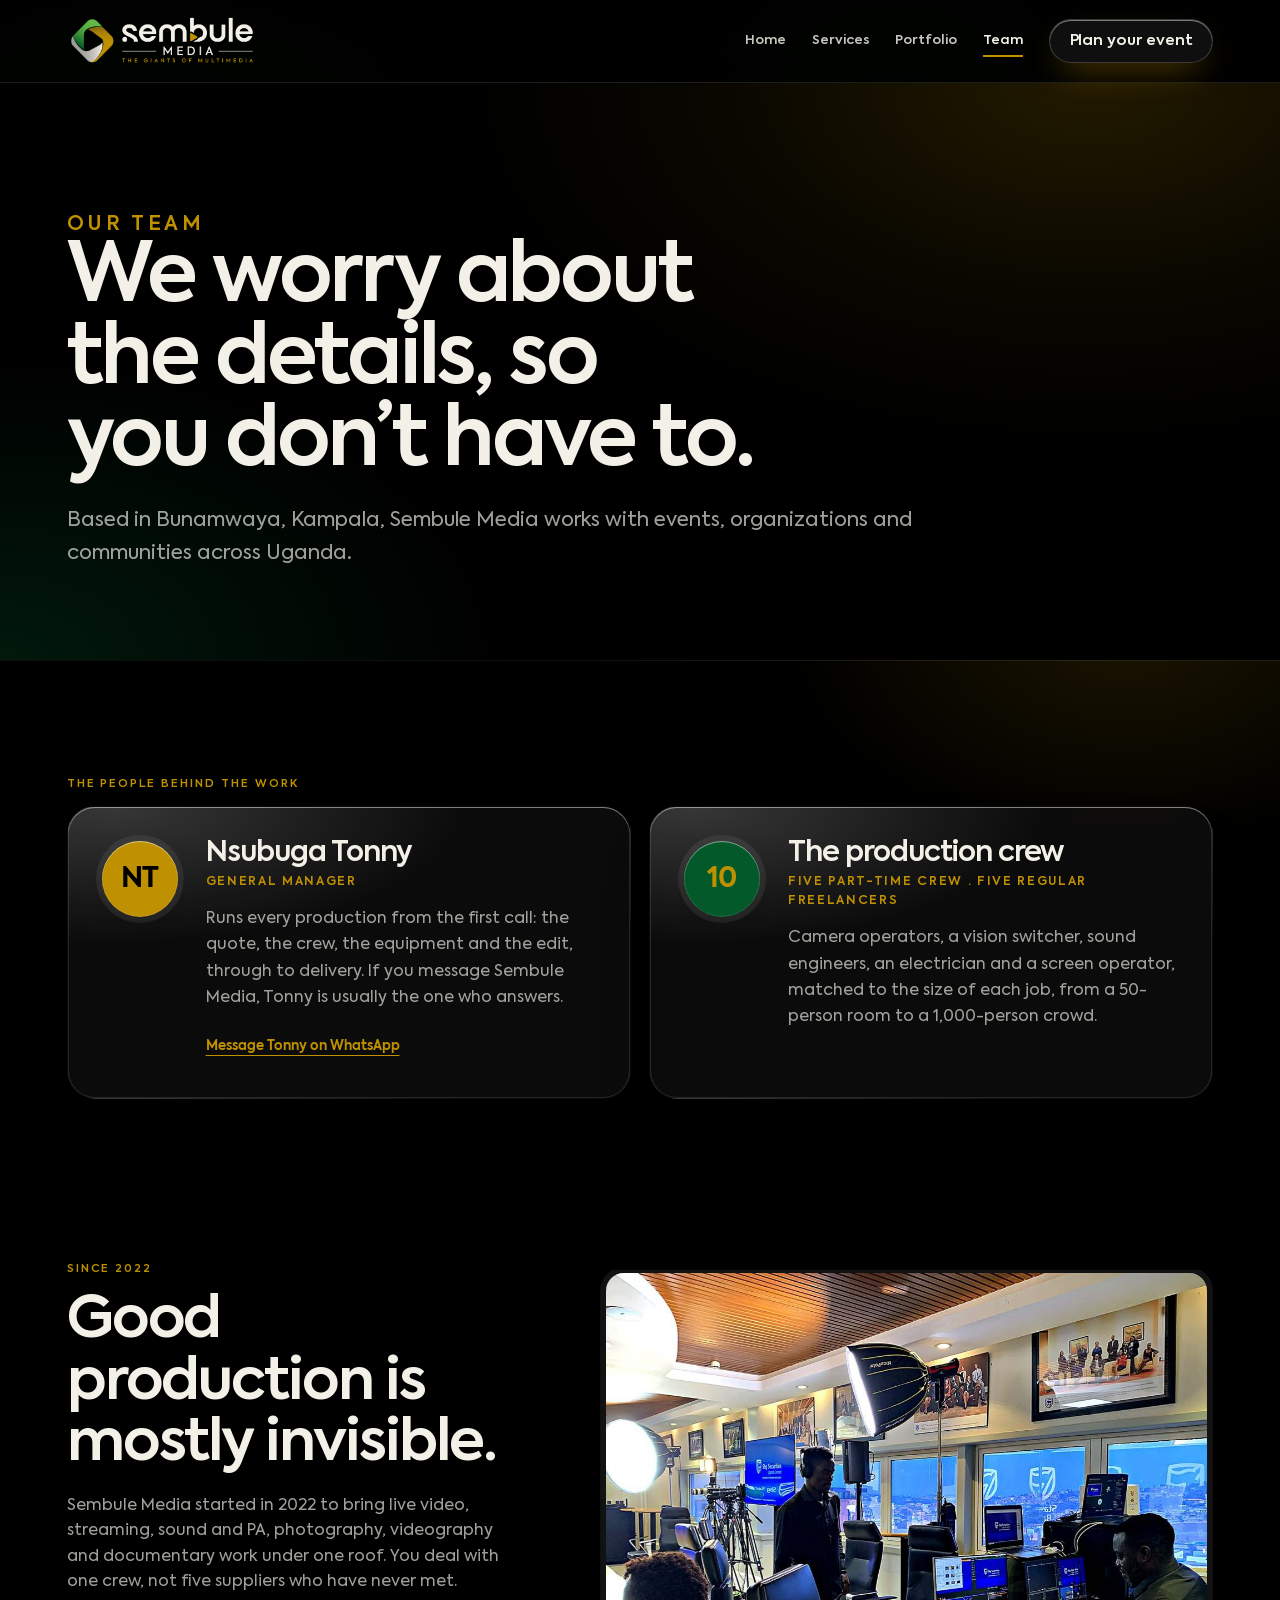
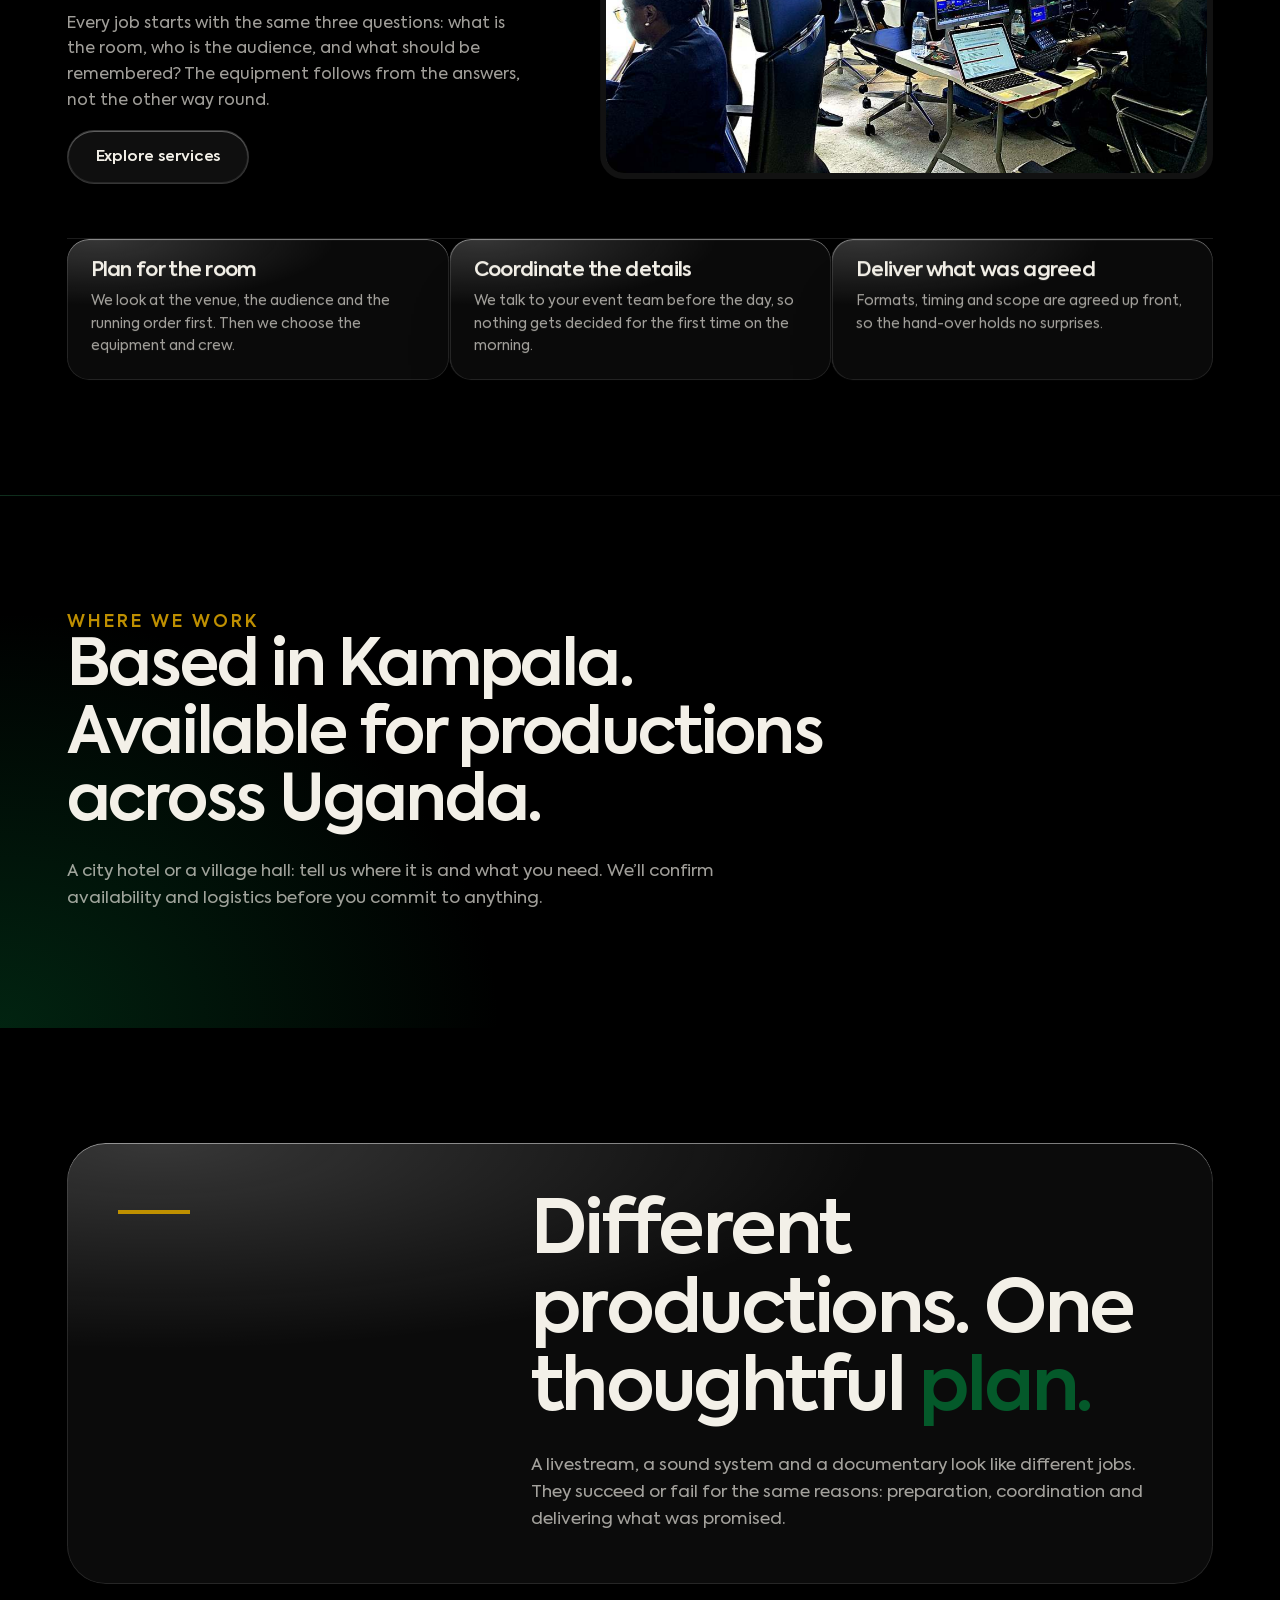
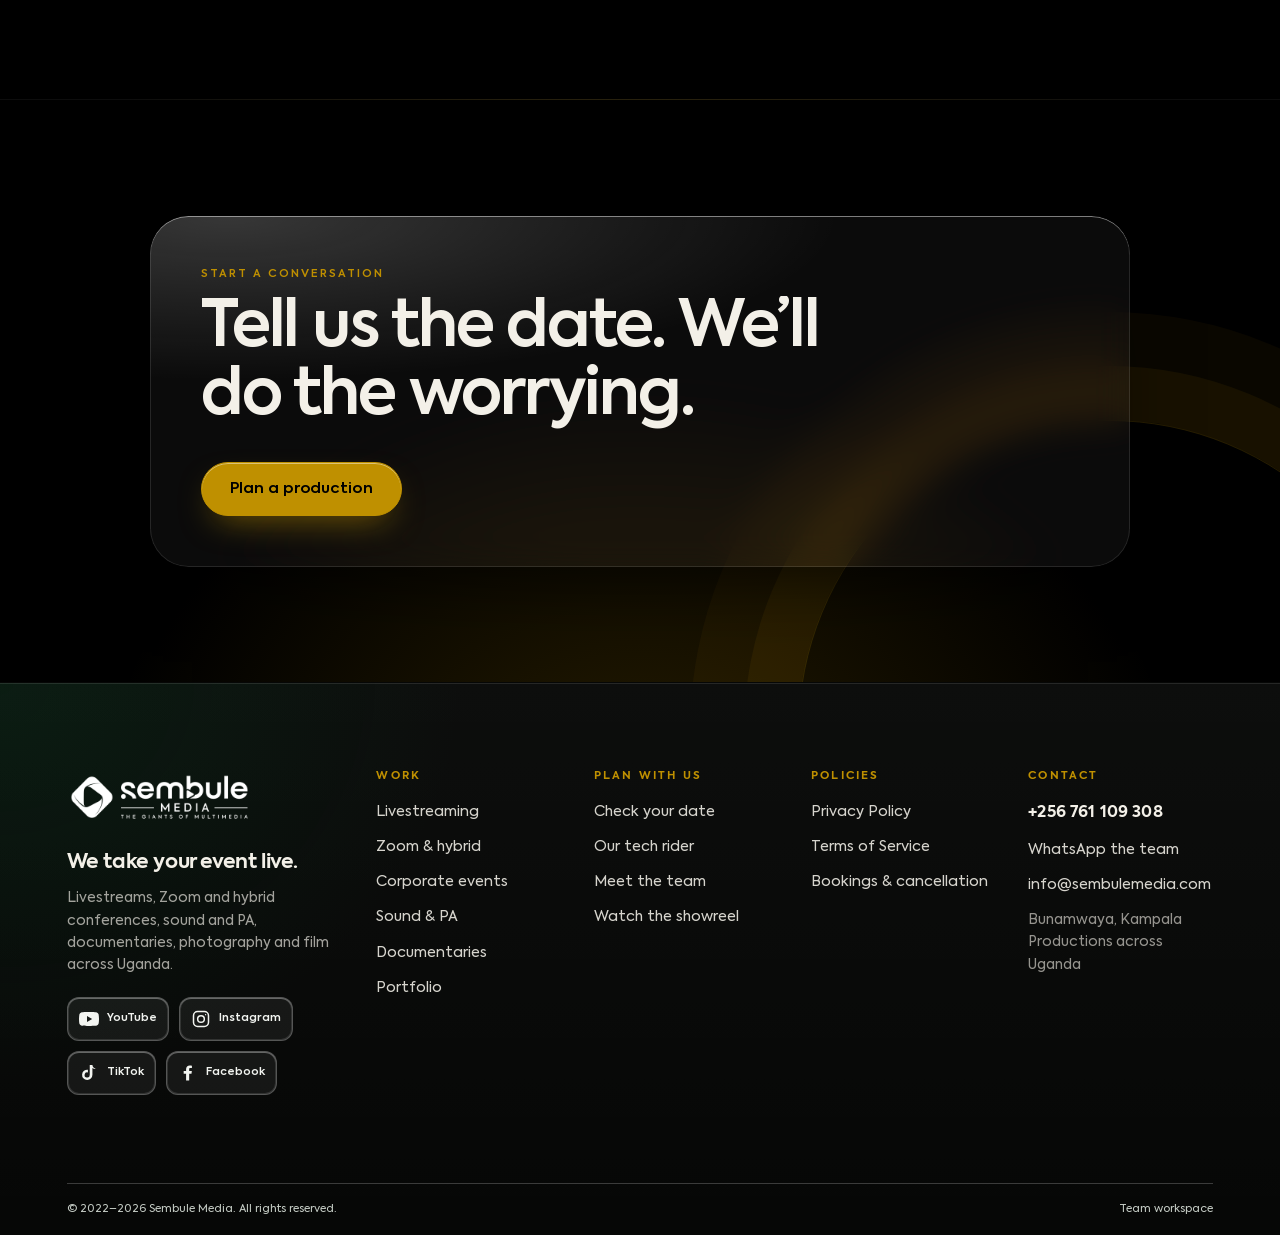
<file: site/about.html>
<!doctype html>
<html lang="en">
<head>
  <meta charset="utf-8"><meta name="viewport" content="width=device-width, initial-scale=1, viewport-fit=cover"><meta name="theme-color" content="#000000"><meta name="description" content="Meet the Sembule Media team: the people who plan, crew and deliver live events, sound, film and photography from Bunamwaya, Kampala, across Uganda.">
  <link rel="canonical" href="https://sembulemedia.com/about.html"><link rel="icon" href="./assets/brand/mark.png" type="image/png"><link rel="apple-touch-icon" href="./assets/brand/icon-192.png"><meta property="og:type" content="website"><meta property="og:site_name" content="Sembule Media"><meta property="og:title" content="The Sembule Media team"><meta property="og:description" content="Local production experience, built around the story."><meta property="og:url" content="https://sembulemedia.com/about.html"><meta property="og:image" content="https://sembulemedia.com/assets/brand/og-image.jpg"><meta property="og:image:width" content="1200"><meta property="og:image:height" content="630"><meta property="og:image:alt" content="Speaker on stage at a live event produced by Sembule Media"><meta name="twitter:card" content="summary_large_image">
  <title>Our Team | Sembule Media</title><link rel="preload" href="./assets/fonts/Axiforma-Regular.woff2" as="font" type="font/woff2" crossorigin><link rel="preload" href="./assets/fonts/Axiforma-SemiBold.woff2" as="font" type="font/woff2" crossorigin><link rel="stylesheet" href="./assets/css/fonts.css?v=brand-fonts-1"><link rel="stylesheet" href="./assets/css/motion.css?v=step5-1"><link rel="stylesheet" href="./assets/css/site.css?v=social-footer-20261008"><link rel="stylesheet" href="./assets/css/dark.css?v=services-order-1"><script defer src="./assets/js/site.js?v=phone-1"></script><script defer src="./assets/js/vendor/gsap.min.js"></script><script defer src="./assets/js/vendor/ScrollTrigger.min.js"></script><script defer src="./assets/js/vendor/SplitText.min.js"></script><script defer src="./assets/js/vendor/lenis.min.js"></script><script defer src="./assets/js/motion.js?v=step5-1"></script><script defer src="./assets/js/analytics.js"></script>
  <meta name="sembule-site-content" content="./content/site-content.json">
<link rel="stylesheet" href="./assets/css/glass-site.css?v=gs-5">
</head>
<body class="site-dark"><a class="skip-link" href="#main">Skip to content</a><header class="site-header"><div class="header-inner"><a class="brand" href="./index.html" aria-label="Sembule Media home"><img src="./assets/brand/logo-colour-dark.png" alt="Sembule Media — The Giants of Multimedia" width="600" height="175"></a><button class="menu-toggle" type="button" data-menu-toggle aria-label="Open menu" aria-expanded="false" aria-controls="main-nav"><span aria-hidden="true"></span></button><nav class="main-nav" id="main-nav" data-main-nav aria-label="Main navigation"><a href="./index.html">Home</a><a href="./services.html">Services</a><a href="./portfolio.html">Portfolio</a><a href="./about.html" aria-current="page">Team</a><a class="button" href="./contact.html">Plan your event</a></nav></div></header>
<main id="main"><section class="page-hero"><div class="container"><p class="eyebrow" data-cms-text="about.hero.label">Our team</p><h1 data-cms-text="about.hero.title">We worry about the details, so you don’t have to.</h1><p data-cms-text="about.hero.description">Based in Bunamwaya, Kampala, Sembule Media works with events, organizations and communities across Uganda.</p></div></section>
  <!-- Team: names, roles and descriptions from the client's discovery response (only Nsubuga Tonny was named).
       Add a card per person when Tony supplies names and photos. Uses no h2, so the OS bridge's heading order
       (story heading, coverage heading) is unchanged. -->
  <section class="section container team-section" aria-labelledby="team-title">
    <p class="eyebrow" id="team-title">The people behind the work</p>
    <div class="team-grid">
      <article class="team-card team-card--lead">
        <div class="team-card__avatar" aria-hidden="true">NT</div>
        <div class="team-card__body">
          <h3>Nsubuga Tonny</h3>
          <p class="team-card__role">General Manager</p>
          <p>Runs every production from the first call: the quote, the crew, the equipment and the edit, through to delivery. If you message Sembule Media, Tonny is usually the one who answers.</p>
          <a class="text-link" href="https://wa.me/256761109308" target="_blank" rel="noopener">Message Tonny on WhatsApp</a>
        </div>
      </article>
      <article class="team-card">
        <div class="team-card__avatar team-card__avatar--crew" aria-hidden="true">10</div>
        <div class="team-card__body">
          <h3>The production crew</h3>
          <p class="team-card__role">Five part-time crew · five regular freelancers</p>
          <p>Camera operators, a vision switcher, sound engineers, an electrician and a screen operator, matched to the size of each job, from a 50-person room to a 1,000-person crowd.</p>
        </div>
      </article>
    </div>
  </section>
  <section class="section container"><div class="about-story"><div><p class="eyebrow" data-cms-text="about.story.label">Since 2022</p><h2 data-cms-text="about.story.title">Good production is mostly invisible.</h2><p data-cms-text="about.story.paragraphs.0">Sembule Media started in 2022 to bring live video, streaming, sound and PA, photography, videography and documentary work under one roof. You deal with one crew, not five suppliers who have never met.</p><p data-cms-text="about.story.paragraphs.1">Every job starts with the same three questions: what is the room, who is the audience, and what should be remembered? The equipment follows from the answers, not the other way round.</p><a class="button button--green" href="./services.html" data-cms-text="about.story.actionLabel" data-cms-href="about.story.actionUrl">Explore services</a></div><div class="about-image"><img src="./assets/work/about-crew-at-work.jpg" alt="Sembule Media crew running a multi-camera livestream from a boardroom control desk" width="1200" height="900" loading="lazy" data-cms-src="about.story.image" data-cms-alt="about.story.imageAlt"></div></div>
    <div class="about-values"><article class="about-value"><h3 data-cms-text="about.values.0.title">Plan for the room</h3><p data-cms-text="about.values.0.description">We look at the venue, the audience and the running order first. Then we choose the equipment and crew.</p></article><article class="about-value"><h3 data-cms-text="about.values.1.title">Coordinate the details</h3><p data-cms-text="about.values.1.description">We talk to your event team before the day, so nothing gets decided for the first time on the morning.</p></article><article class="about-value"><h3 data-cms-text="about.values.2.title">Deliver what was agreed</h3><p data-cms-text="about.values.2.description">Formats, timing and scope are agreed up front, so the hand-over holds no surprises.</p></article></div></section>
  <section class="section coverage-band"><div class="container"><p class="eyebrow" data-cms-text="about.coverage.label">Where we work</p><h2 data-cms-text="about.coverage.title">Based in Kampala. Available for productions across Uganda.</h2><p data-cms-text="about.coverage.description">A city hotel or a village hall: tell us where it is and what you need. We’ll confirm availability and logistics before you commit to anything.</p></div></section>
  <section class="section container"><div class="statement"><div class="statement-mark" aria-hidden="true"></div><div><h2><span data-cms-text="about.statement.titlePrefix">Different productions. One thoughtful </span><em data-cms-text="about.statement.titleEmphasis">plan.</em></h2><p data-cms-text="about.statement.description">A livestream, a sound system and a documentary look like different jobs. They succeed or fail for the same reasons: preparation, coordination and delivering what was promised.</p></div></div></section>
  <section class="section quote-section"><div class="container quote-inner"><p class="eyebrow eyebrow--gold" data-cms-text="about.callToAction.label">Start a conversation</p><h2 data-cms-text="about.callToAction.title">Tell us the date. We’ll do the worrying.</h2><a class="button" href="./contact.html" data-cms-text="about.callToAction.actionLabel" data-cms-href="about.callToAction.actionUrl">Plan a production</a></div></section>
</main><footer class="site-footer"><div class="container footer-main footer-main--five"><div class="footer-brand"><a href="./index.html" aria-label="Sembule Media home"><img src="./assets/brand/logo-white-480.png" alt="Sembule Media" width="480" height="140" loading="lazy"></a><p class="footer-tag">We take your event live.</p><p>Livestreams, Zoom and hybrid conferences, sound and PA, documentaries, photography and film across Uganda.</p><div class="footer-socials" role="group" aria-label="Sembule Media social media">
<a href="https://www.youtube.com/channel/UCeszdRUx6osXVRtPzhkYt0Q" target="_blank" rel="noopener noreferrer" aria-label="Sembule Media on YouTube"><svg viewBox="0 0 24 24" aria-hidden="true"><path fill="currentColor" d="M23.5 6.2a3 3 0 0 0-2.1-2.1C19.6 3.6 12 3.6 12 3.6s-7.6 0-9.4.5A3 3 0 0 0 .5 6.2 31 31 0 0 0 0 12a31 31 0 0 0 .5 5.8 3 3 0 0 0 2.1 2.1c1.8.5 9.4.5 9.4.5s7.6 0 9.4-.5a3 3 0 0 0 2.1-2.1A31 31 0 0 0 24 12a31 31 0 0 0-.5-5.8ZM9.6 15.6V8.4l6.2 3.6-6.2 3.6Z"/></svg><span>YouTube</span></a>
<a href="https://www.instagram.com/sembulemedia/" target="_blank" rel="noopener noreferrer" aria-label="Sembule Media on Instagram"><svg viewBox="0 0 24 24" fill="none" stroke="currentColor" stroke-width="1.8" stroke-linecap="round" stroke-linejoin="round" aria-hidden="true"><rect x="3" y="3" width="18" height="18" rx="5"/><circle cx="12" cy="12" r="4"/><circle cx="17.5" cy="6.8" r=".8" fill="currentColor" stroke="none"/></svg><span>Instagram</span></a>
<a href="https://www.tiktok.com/@sembulemedia" target="_blank" rel="noopener noreferrer" aria-label="Sembule Media on TikTok"><svg viewBox="0 0 24 24" aria-hidden="true"><path fill="currentColor" d="M19.6 7.1a5.7 5.7 0 0 1-3.5-1.2v8.3a6.2 6.2 0 1 1-5.4-6.1v3.2a3.1 3.1 0 1 0 2.2 3V2.5h3.2c.2 2 1.5 3.6 3.5 4.1v3.3Z"/></svg><span>TikTok</span></a>
<a href="https://www.facebook.com/share/17ZZ9wmYTv/?mibextid=wwXIfr" target="_blank" rel="noopener noreferrer" aria-label="Sembule Media on Facebook"><svg viewBox="0 0 24 24" aria-hidden="true"><path fill="currentColor" d="M13.4 21v-8.2h2.8l.4-3.2h-3.2v-2c0-.9.3-1.5 1.6-1.5h1.7V3.2c-.3 0-1.4-.2-2.6-.2-2.6 0-4.4 1.6-4.4 4.5v2.1H6.8v3.2h2.9V21h3.7Z"/></svg><span>Facebook</span></a>
</div></div><nav class="footer-col" aria-label="Work"><h2>Work</h2><a href="./services.html#livestream">Livestreaming</a><a href="./services.html#zoom-hybrid">Zoom &amp; hybrid</a><a href="./services.html#events">Corporate events</a><a href="./services.html#sound">Sound &amp; PA</a><a href="./services.html#documentaries">Documentaries</a><a href="./portfolio.html">Portfolio</a></nav><nav class="footer-col" aria-label="Plan with us"><h2>Plan with us</h2><a href="./contact.html">Check your date</a><a href="./services.html#rider-title">Our tech rider</a><a href="./about.html">Meet the team</a><a href="./index.html#showreel">Watch the showreel</a></nav><nav class="footer-col" aria-label="Policies"><h2>Policies</h2><a href="./privacy.html">Privacy Policy</a><a href="./terms.html">Terms of Service</a><a href="./terms.html#cancellation">Bookings &amp; cancellation</a></nav><div class="footer-col footer-contact"><h2>Contact</h2><a href="tel:+256761109308">+256 761 109 308</a><a href="https://wa.me/256761109308" target="_blank" rel="noopener">WhatsApp the team</a><a href="mailto:info@sembulemedia.com">info@sembulemedia.com</a><address>Bunamwaya, Kampala<br>Productions across Uganda</address></div></div><div class="container footer-bottom"><p>© 2022–<span data-year>2026</span> Sembule Media. All rights reserved.</p><p><a href="https://nextos.nextafrica.ai/sembule/index.html">Team workspace</a></p></div></footer><script src="https://nextos.nextafrica.ai/sembule/website-bridge.js?v=0.8.9" defer></script>
</body></html>
</file>
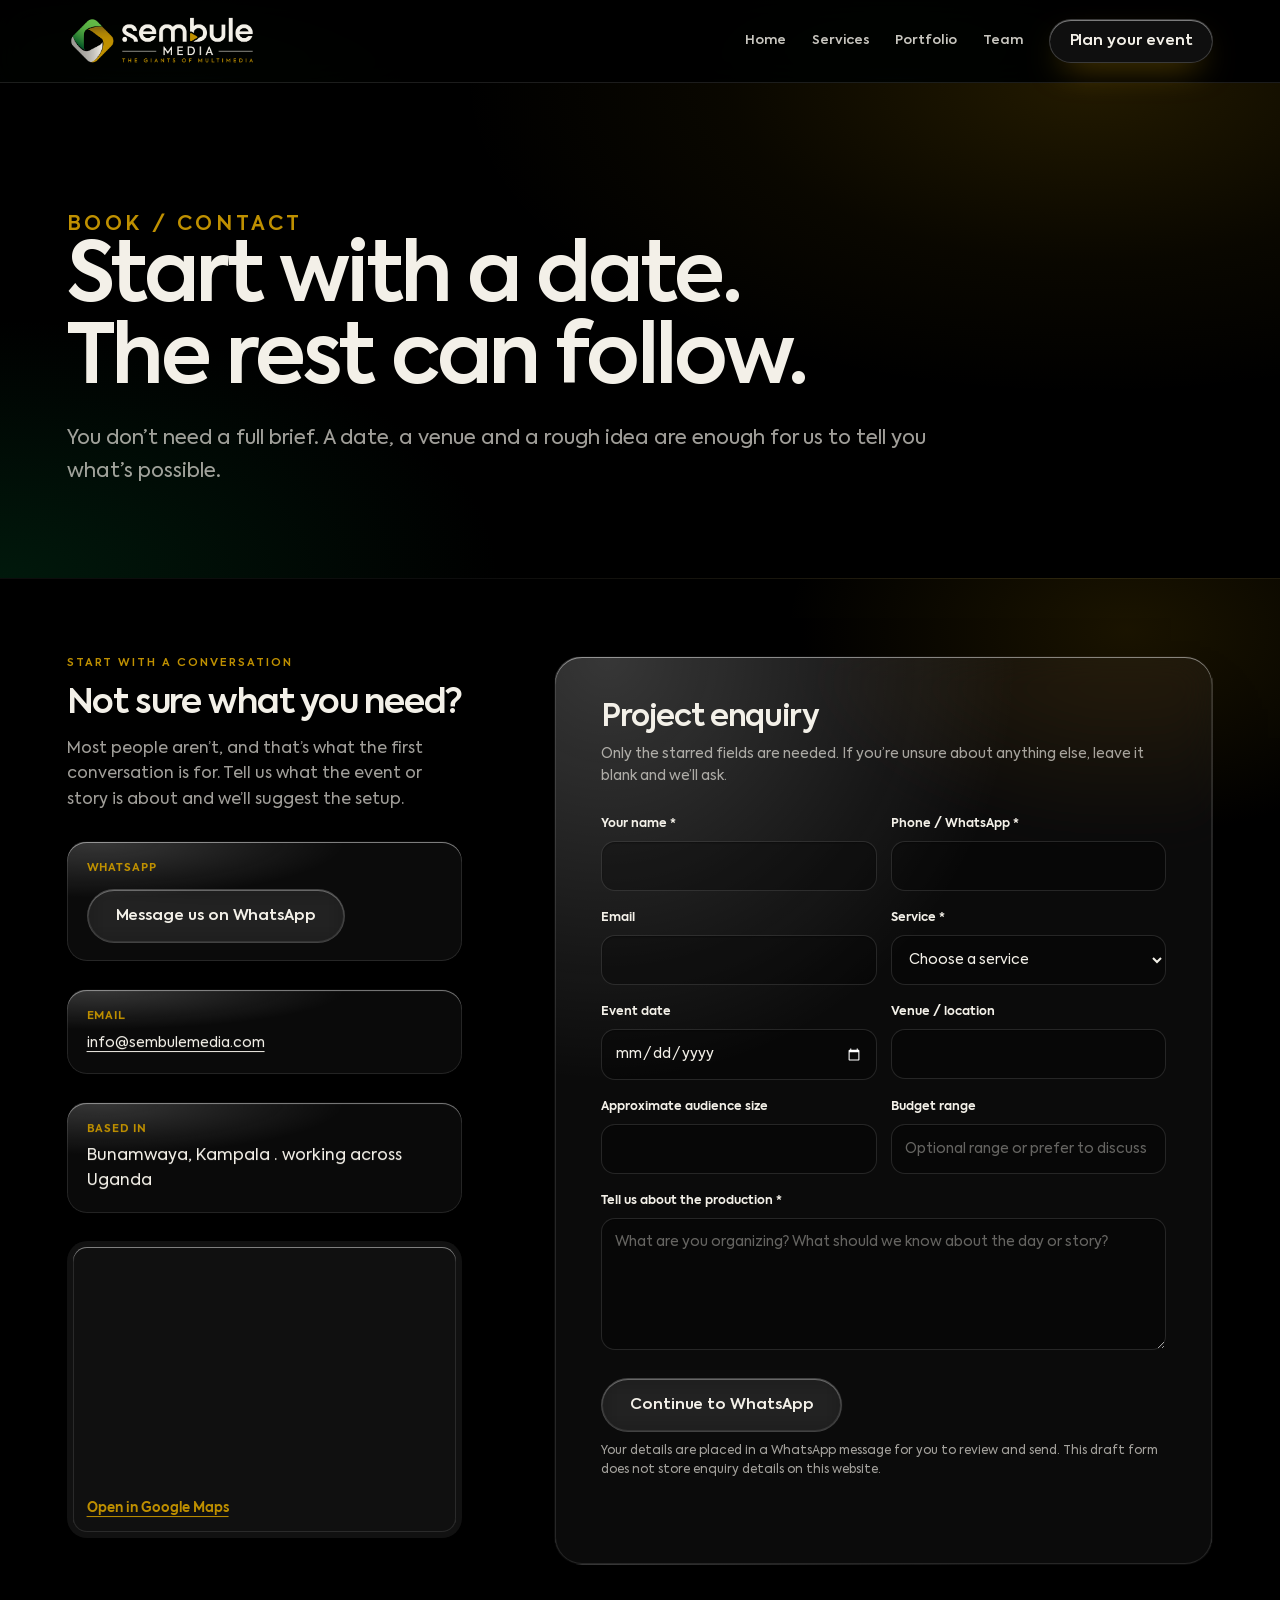
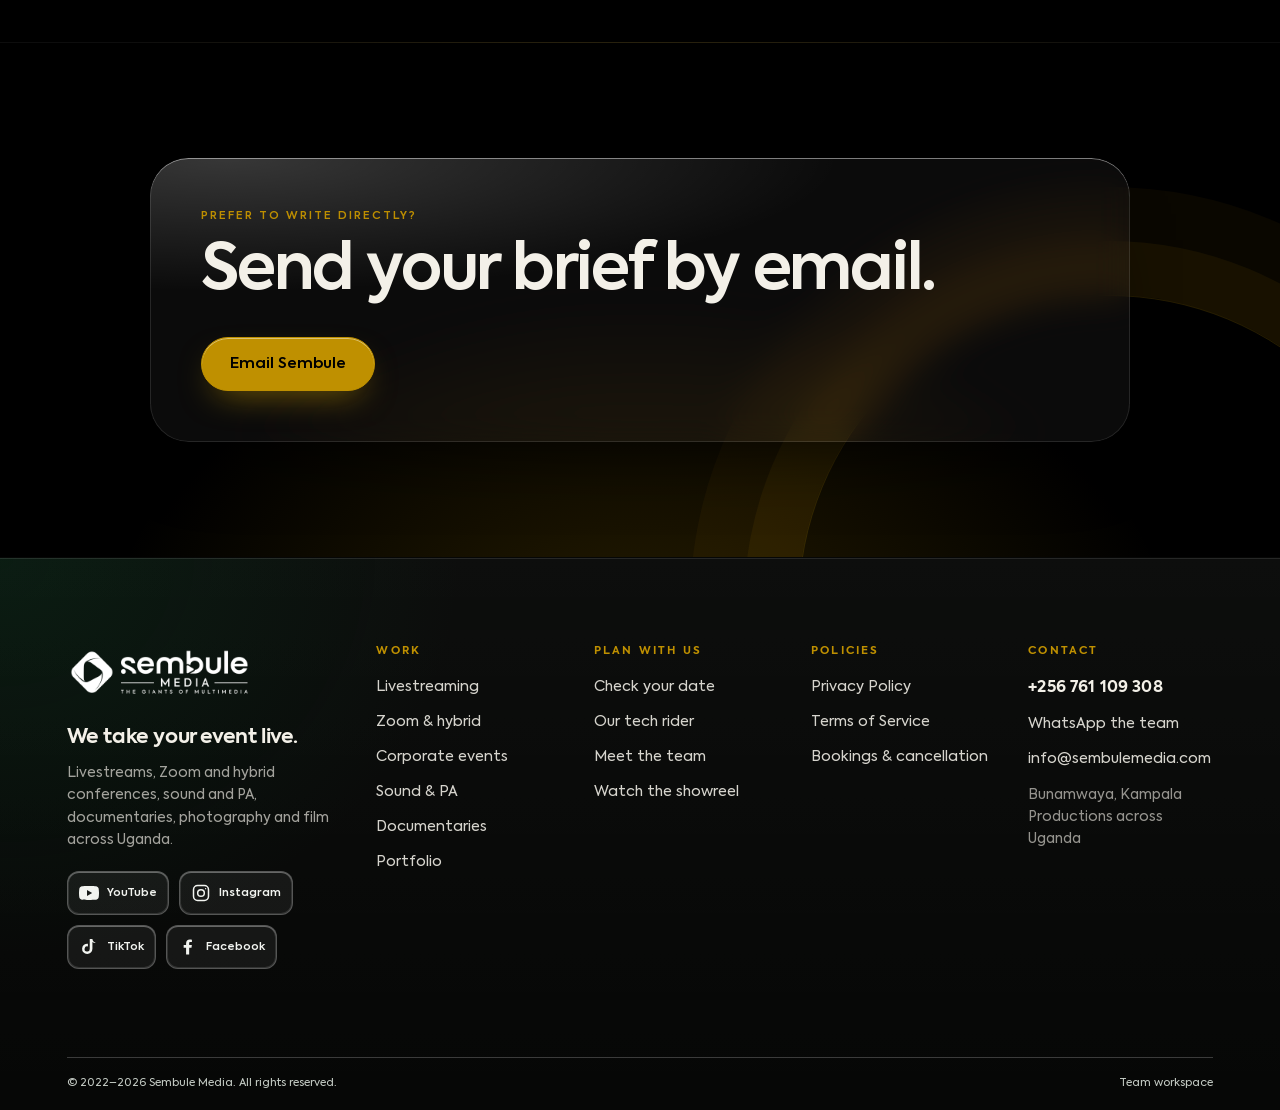
<file: site/contact.html>
<!doctype html>
<html lang="en">
<head>
  <meta charset="utf-8"><meta name="viewport" content="width=device-width, initial-scale=1, viewport-fit=cover"><meta name="theme-color" content="#000000"><meta name="description" content="Plan a Sembule Media production. Tell us about your event, venue, date and coverage needs.">
  <link rel="canonical" href="https://sembulemedia.com/contact.html"><link rel="icon" href="./assets/brand/mark.png" type="image/png"><link rel="apple-touch-icon" href="./assets/brand/icon-192.png"><meta property="og:type" content="website"><meta property="og:site_name" content="Sembule Media"><meta property="og:title" content="Plan a Production | Sembule Media"><meta property="og:description" content="Tell Sembule Media about your event or production brief."><meta property="og:url" content="https://sembulemedia.com/contact.html"><meta property="og:image" content="https://sembulemedia.com/assets/brand/og-image.jpg"><meta property="og:image:width" content="1200"><meta property="og:image:height" content="630"><meta property="og:image:alt" content="Speaker on stage at a live event produced by Sembule Media"><meta name="twitter:card" content="summary_large_image">
  <title>Plan a Production | Contact Sembule Media</title><link rel="preload" href="./assets/fonts/Axiforma-Regular.woff2" as="font" type="font/woff2" crossorigin><link rel="preload" href="./assets/fonts/Axiforma-SemiBold.woff2" as="font" type="font/woff2" crossorigin><link rel="stylesheet" href="./assets/css/fonts.css?v=brand-fonts-1"><link rel="stylesheet" href="./assets/css/motion.css?v=step5-1"><link rel="stylesheet" href="./assets/css/site.css?v=social-footer-20261008"><link rel="stylesheet" href="./assets/css/dark.css?v=step3-1"><script defer src="./assets/js/site.js?v=phone-1"></script><script defer src="./assets/js/vendor/gsap.min.js"></script><script defer src="./assets/js/vendor/ScrollTrigger.min.js"></script><script defer src="./assets/js/vendor/SplitText.min.js"></script><script defer src="./assets/js/vendor/lenis.min.js"></script><script defer src="./assets/js/motion.js?v=step5-1"></script><script defer src="./assets/js/analytics.js"></script>
<link rel="stylesheet" href="./assets/css/glass-site.css?v=gs-5">
</head>
<body class="site-dark"><a class="skip-link" href="#main">Skip to content</a><header class="site-header"><div class="header-inner"><a class="brand" href="./index.html" aria-label="Sembule Media home"><img src="./assets/brand/logo-colour-dark.png" alt="Sembule Media — The Giants of Multimedia" width="600" height="175"></a><button class="menu-toggle" type="button" data-menu-toggle aria-label="Open menu" aria-expanded="false" aria-controls="main-nav"><span aria-hidden="true"></span></button><nav class="main-nav" id="main-nav" data-main-nav aria-label="Main navigation"><a href="./index.html">Home</a><a href="./services.html">Services</a><a href="./portfolio.html">Portfolio</a><a href="./about.html">Team</a><a class="button" href="./contact.html" aria-current="page">Plan your event</a></nav></div></header>
<main id="main"><section class="page-hero"><div class="container"><p class="eyebrow">Book / contact</p><h1>Start with a date. The rest can follow.</h1><p>You don’t need a full brief. A date, a venue and a rough idea are enough for us to tell you what’s possible.</p></div></section>
  <section class="section--compact container"><div class="contact-layout"><aside class="contact-aside"><p class="eyebrow">Start with a conversation</p><h2>Not sure what you need?</h2><p>Most people aren’t, and that’s what the first conversation is for. Tell us what the event or story is about and we’ll suggest the setup.</p><div class="contact-detail"><strong>WhatsApp</strong><a class="button button--green contact-whatsapp" href="https://wa.me/256761109308" target="_blank" rel="noopener">Message us on WhatsApp</a></div><div class="contact-detail"><strong>Email</strong><a href="mailto:info@sembulemedia.com">info@sembulemedia.com</a></div><div class="contact-detail"><strong>Based in</strong><span>Bunamwaya, Kampala · working across Uganda</span></div><div class="contact-map"><iframe src="https://www.google.com/maps?q=Bunamwaya%2C%20Kampala%2C%20Uganda&amp;z=14&amp;output=embed" title="Map showing Bunamwaya, Kampala" loading="lazy" referrerpolicy="no-referrer-when-downgrade" allowfullscreen></iframe><a href="https://www.google.com/maps/search/?api=1&amp;query=Bunamwaya%2C%20Kampala%2C%20Uganda" target="_blank" rel="noopener">Open in Google Maps</a></div></aside>
    <form class="contact-form" data-enquiry-form>
      <h2>Project enquiry</h2><p class="form-intro">Only the starred fields are needed. If you’re unsure about anything else, leave it blank and we’ll ask.</p>
      <div class="form-grid">
        <div class="form-field"><label for="name">Your name *</label><input id="name" name="name" autocomplete="name" required maxlength="120"></div>
        <div class="form-field"><label for="phone">Phone / WhatsApp *</label><input id="phone" name="phone" type="tel" autocomplete="tel" required maxlength="40"></div>
        <div class="form-field"><label for="email">Email</label><input id="email" name="email" type="email" autocomplete="email" maxlength="160"></div>
        <div class="form-field"><label for="service">Service *</label><select id="service" name="service" required><option value="" selected disabled>Choose a service</option><option>Livestreaming</option><option>Zoom / hybrid conference</option><option>Corporate event</option><option>Sound / PA</option><option>Documentary</option><option>NGO work</option><option>Photography</option><option>Videography</option><option>65-inch TV display hire</option><option>Not sure yet</option></select></div>
        <div class="form-field"><label for="event-date">Event date</label><input id="event-date" name="event_date" type="date"></div>
        <div class="form-field"><label for="venue">Venue / location</label><input id="venue" name="venue" autocomplete="street-address" maxlength="180"></div>
        <div class="form-field"><label for="audience-size">Approximate audience size</label><input id="audience-size" name="audience_size" inputmode="numeric" maxlength="30"></div>
        <div class="form-field"><label for="budget">Budget range</label><input id="budget" name="budget" maxlength="100" placeholder="Optional range or prefer to discuss"></div>
        <div class="form-field form-field--full"><label for="message">Tell us about the production *</label><textarea id="message" name="message" required maxlength="3000" placeholder="What are you organizing? What should we know about the day or story?"></textarea></div>
        <div class="honeypot" aria-hidden="true"><label for="website">Leave this field empty</label><input id="website" name="website" tabindex="-1" autocomplete="off"></div>
        <div class="form-field form-field--full"><button class="button button--green" type="submit">Continue to WhatsApp</button><p class="form-help">Your details are placed in a WhatsApp message for you to review and send. This draft form does not store enquiry details on this website.</p><p class="form-status" data-form-status role="status" aria-live="polite"></p></div>
      </div>
    </form>
  </div></section>
  <section class="section quote-section"><div class="container quote-inner"><p class="eyebrow eyebrow--gold">Prefer to write directly?</p><h2>Send your brief by email.</h2><a class="button" href="mailto:info@sembulemedia.com">Email Sembule</a></div></section>
</main><footer class="site-footer"><div class="container footer-main footer-main--five"><div class="footer-brand"><a href="./index.html" aria-label="Sembule Media home"><img src="./assets/brand/logo-white-480.png" alt="Sembule Media" width="480" height="140" loading="lazy"></a><p class="footer-tag">We take your event live.</p><p>Livestreams, Zoom and hybrid conferences, sound and PA, documentaries, photography and film across Uganda.</p><div class="footer-socials" role="group" aria-label="Sembule Media social media">
<a href="https://www.youtube.com/channel/UCeszdRUx6osXVRtPzhkYt0Q" target="_blank" rel="noopener noreferrer" aria-label="Sembule Media on YouTube"><svg viewBox="0 0 24 24" aria-hidden="true"><path fill="currentColor" d="M23.5 6.2a3 3 0 0 0-2.1-2.1C19.6 3.6 12 3.6 12 3.6s-7.6 0-9.4.5A3 3 0 0 0 .5 6.2 31 31 0 0 0 0 12a31 31 0 0 0 .5 5.8 3 3 0 0 0 2.1 2.1c1.8.5 9.4.5 9.4.5s7.6 0 9.4-.5a3 3 0 0 0 2.1-2.1A31 31 0 0 0 24 12a31 31 0 0 0-.5-5.8ZM9.6 15.6V8.4l6.2 3.6-6.2 3.6Z"/></svg><span>YouTube</span></a>
<a href="https://www.instagram.com/sembulemedia/" target="_blank" rel="noopener noreferrer" aria-label="Sembule Media on Instagram"><svg viewBox="0 0 24 24" fill="none" stroke="currentColor" stroke-width="1.8" stroke-linecap="round" stroke-linejoin="round" aria-hidden="true"><rect x="3" y="3" width="18" height="18" rx="5"/><circle cx="12" cy="12" r="4"/><circle cx="17.5" cy="6.8" r=".8" fill="currentColor" stroke="none"/></svg><span>Instagram</span></a>
<a href="https://www.tiktok.com/@sembulemedia" target="_blank" rel="noopener noreferrer" aria-label="Sembule Media on TikTok"><svg viewBox="0 0 24 24" aria-hidden="true"><path fill="currentColor" d="M19.6 7.1a5.7 5.7 0 0 1-3.5-1.2v8.3a6.2 6.2 0 1 1-5.4-6.1v3.2a3.1 3.1 0 1 0 2.2 3V2.5h3.2c.2 2 1.5 3.6 3.5 4.1v3.3Z"/></svg><span>TikTok</span></a>
<a href="https://www.facebook.com/share/17ZZ9wmYTv/?mibextid=wwXIfr" target="_blank" rel="noopener noreferrer" aria-label="Sembule Media on Facebook"><svg viewBox="0 0 24 24" aria-hidden="true"><path fill="currentColor" d="M13.4 21v-8.2h2.8l.4-3.2h-3.2v-2c0-.9.3-1.5 1.6-1.5h1.7V3.2c-.3 0-1.4-.2-2.6-.2-2.6 0-4.4 1.6-4.4 4.5v2.1H6.8v3.2h2.9V21h3.7Z"/></svg><span>Facebook</span></a>
</div></div><nav class="footer-col" aria-label="Work"><h2>Work</h2><a href="./services.html#livestream">Livestreaming</a><a href="./services.html#zoom-hybrid">Zoom &amp; hybrid</a><a href="./services.html#events">Corporate events</a><a href="./services.html#sound">Sound &amp; PA</a><a href="./services.html#documentaries">Documentaries</a><a href="./portfolio.html">Portfolio</a></nav><nav class="footer-col" aria-label="Plan with us"><h2>Plan with us</h2><a href="./contact.html">Check your date</a><a href="./services.html#rider-title">Our tech rider</a><a href="./about.html">Meet the team</a><a href="./index.html#showreel">Watch the showreel</a></nav><nav class="footer-col" aria-label="Policies"><h2>Policies</h2><a href="./privacy.html">Privacy Policy</a><a href="./terms.html">Terms of Service</a><a href="./terms.html#cancellation">Bookings &amp; cancellation</a></nav><div class="footer-col footer-contact"><h2>Contact</h2><a href="tel:+256761109308">+256 761 109 308</a><a href="https://wa.me/256761109308" target="_blank" rel="noopener">WhatsApp the team</a><a href="mailto:info@sembulemedia.com">info@sembulemedia.com</a><address>Bunamwaya, Kampala<br>Productions across Uganda</address></div></div><div class="container footer-bottom"><p>© 2022–<span data-year>2026</span> Sembule Media. All rights reserved.</p><p><a href="https://nextos.nextafrica.ai/sembule/index.html">Team workspace</a></p></div></footer><script src="https://nextos.nextafrica.ai/sembule/website-bridge.js?v=0.8.9" defer></script>
</body></html>
</file>
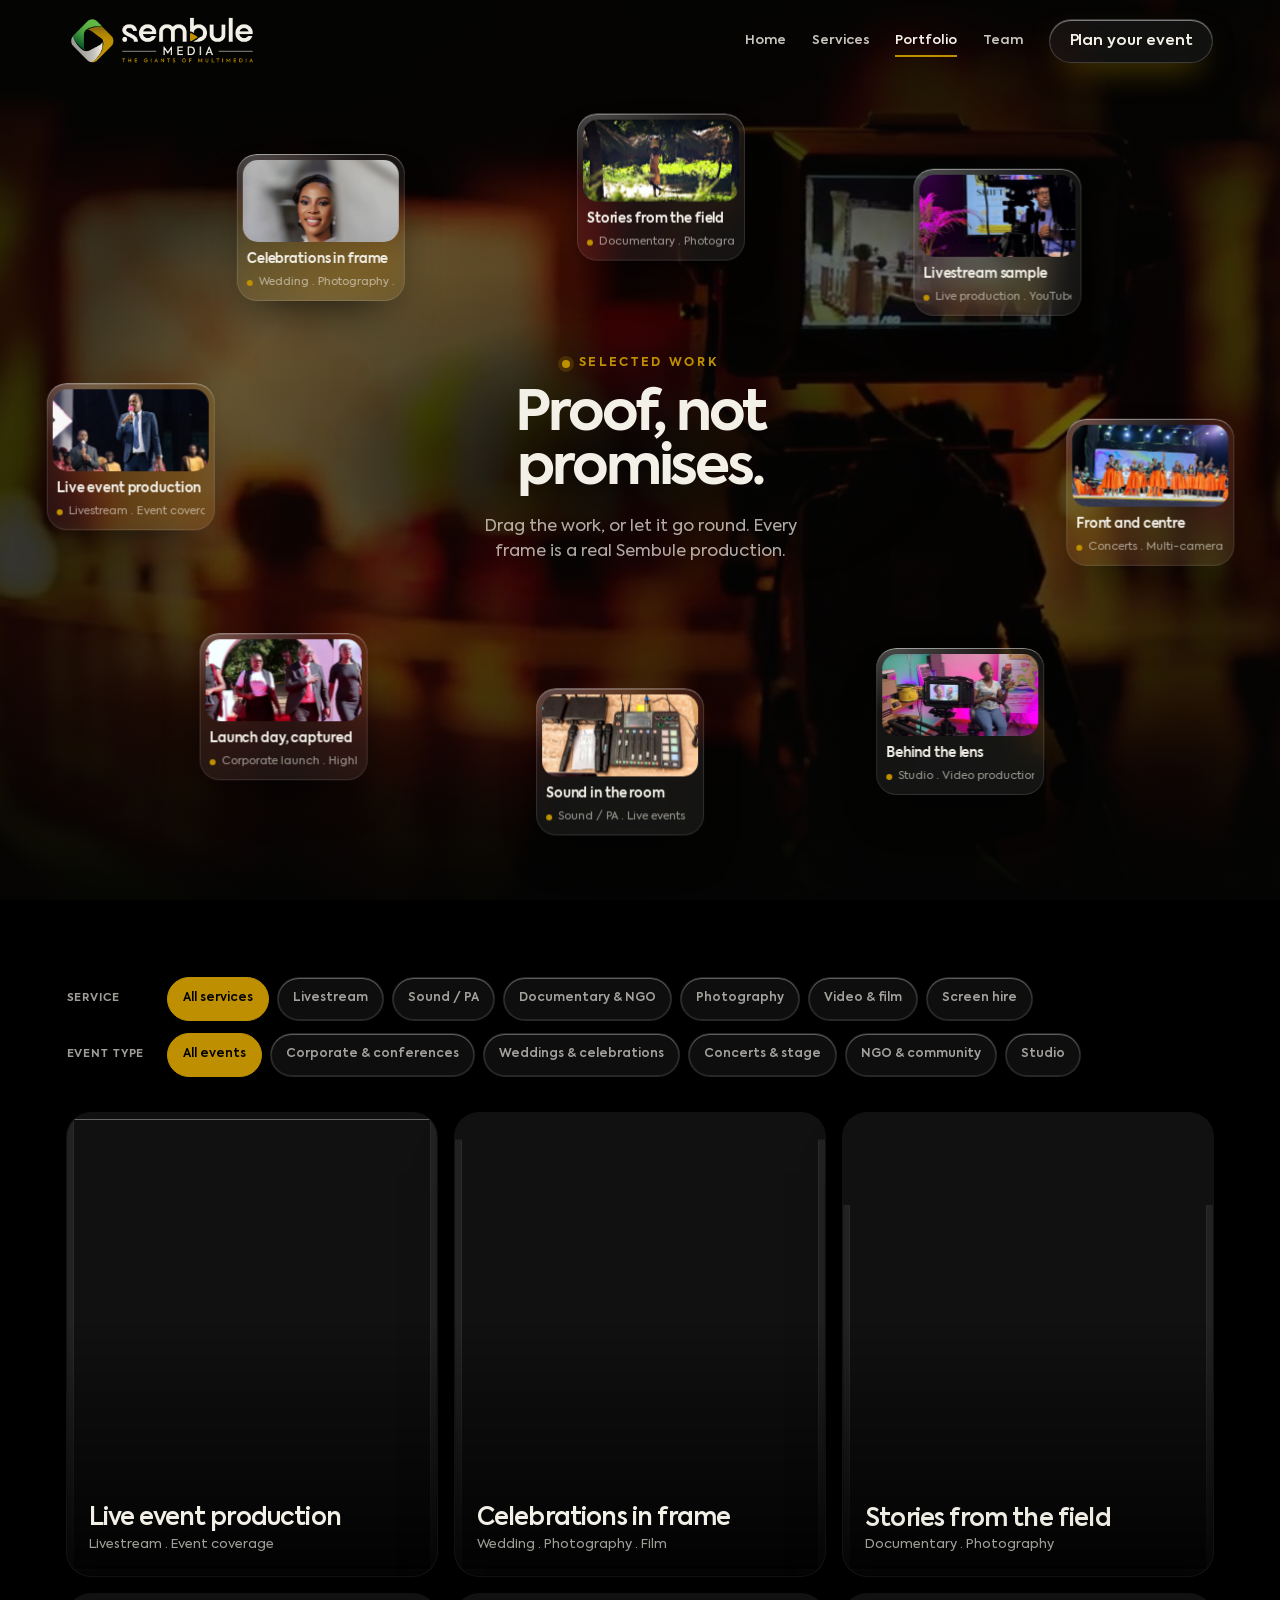
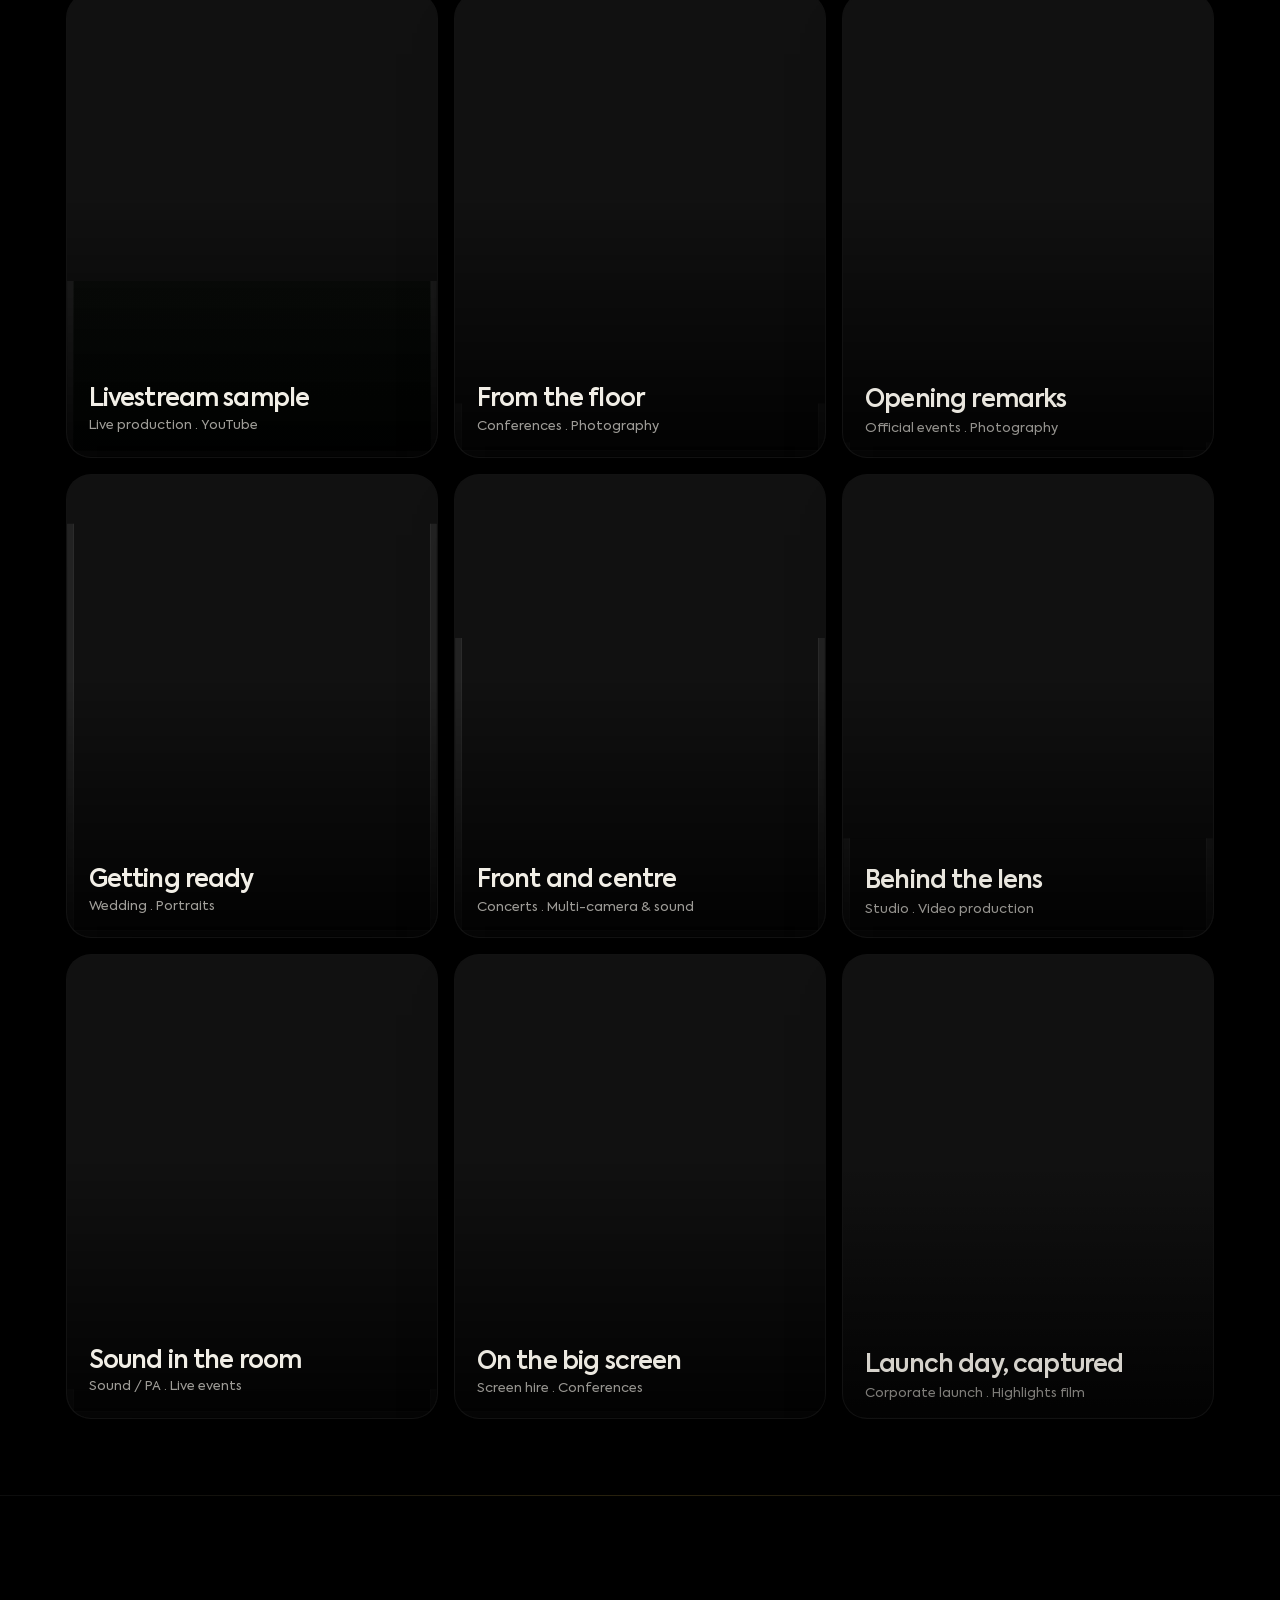
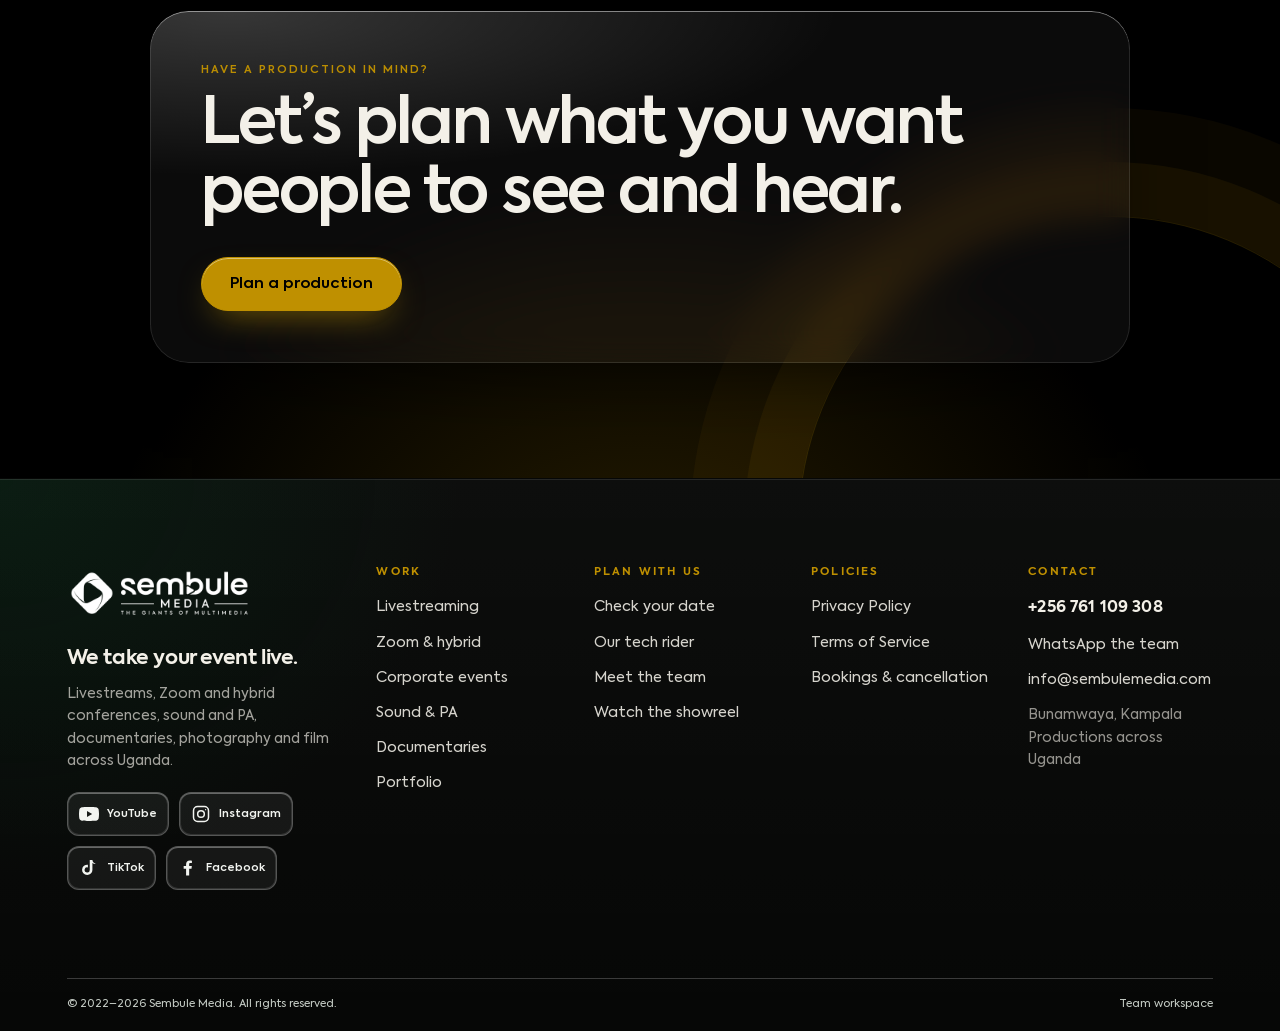
<file: site/portfolio.html>
<!doctype html>
<html lang="en">
<head>
  <meta charset="utf-8"><meta name="viewport" content="width=device-width, initial-scale=1, viewport-fit=cover"><meta name="theme-color" content="#000000">
  <meta name="description" content="Browse Sembule Media production work across livestreams, weddings, photography and documentary stories in Uganda.">
  <link rel="canonical" href="https://sembulemedia.com/portfolio.html"><link rel="icon" href="./assets/brand/mark.png" type="image/png"><link rel="apple-touch-icon" href="./assets/brand/icon-192.png">
  <meta property="og:type" content="website"><meta property="og:site_name" content="Sembule Media"><meta property="og:title" content="Selected Work | Sembule Media"><meta property="og:description" content="Live events, celebrations and stories captured by Sembule Media."><meta property="og:url" content="https://sembulemedia.com/portfolio.html"><meta property="og:image" content="https://sembulemedia.com/assets/brand/og-image.jpg"><meta property="og:image:width" content="1200"><meta property="og:image:height" content="630"><meta property="og:image:alt" content="Speaker on stage at a live event produced by Sembule Media"><meta name="twitter:card" content="summary_large_image">
  <title>Selected Work | Sembule Media</title><link rel="preload" href="./assets/fonts/Axiforma-Regular.woff2" as="font" type="font/woff2" crossorigin><link rel="preload" href="./assets/fonts/Axiforma-SemiBold.woff2" as="font" type="font/woff2" crossorigin><link rel="stylesheet" href="./assets/css/fonts.css?v=brand-fonts-1"><link rel="stylesheet" href="./assets/css/motion.css?v=step5-1"><link rel="stylesheet" href="./assets/css/site.css?v=social-footer-20261008"><link rel="stylesheet" href="./assets/css/dark.css?v=services-order-1"><script defer src="./assets/js/site.js?v=phone-1"></script><script defer src="./assets/js/vendor/gsap.min.js"></script><script defer src="./assets/js/vendor/ScrollTrigger.min.js"></script><script defer src="./assets/js/vendor/SplitText.min.js"></script><script defer src="./assets/js/vendor/lenis.min.js"></script><script defer src="./assets/js/motion.js?v=step5-1"></script><script defer src="./assets/js/analytics.js"></script>
<link rel="stylesheet" href="./assets/css/portfolio-orbit.css?v=orbit-5">
<link rel="stylesheet" href="./assets/css/glass-site.css?v=gs-5">
</head>
<body class="site-dark has-film-hero"><a class="skip-link" href="#main">Skip to content</a><header class="site-header"><div class="header-inner"><a class="brand" href="./index.html" aria-label="Sembule Media home"><img src="./assets/brand/logo-colour-dark.png" alt="Sembule Media — The Giants of Multimedia" width="600" height="175"></a><button class="menu-toggle" type="button" data-menu-toggle aria-label="Open menu" aria-expanded="false" aria-controls="main-nav"><span aria-hidden="true"></span></button><nav class="main-nav" id="main-nav" data-main-nav aria-label="Main navigation"><a href="./index.html">Home</a><a href="./services.html">Services</a><a href="./portfolio.html" aria-current="page">Portfolio</a><a href="./about.html">Team</a><a class="button" href="./contact.html">Plan your event</a></nav></div></header>
<main id="main"><!-- Hero: real work on glass cards orbiting the headline (portfolio-orbit.js / .css). The cards are a visual
       preview of the grid below, so they are hidden from screen readers and use no headings: the OS bridge
       fills this page's h2s in order. The h1 is the site's own; no <p> follows it (the bridge writes into it). -->
  <section class="pf-orbit" aria-labelledby="pf-title" data-orbit data-speed="1.25" data-repeat="1" data-drag-sensitivity="0.2" data-drag-decay="0.96" data-hover-slowdown="0.16">
    <!-- Background film: a camera filming a wedding stage. Source set by portfolio-orbit.js (small file on phones);
         the still stays with reduced motion or Save-Data. A dark shade keeps the cards and words readable. -->
    <video class="pf-orbit__bg" muted loop playsinline preload="none" poster="./assets/video/portfolio-bg-wedding.jpg" aria-hidden="true" data-orbit-bg data-src-small="./assets/video/portfolio-bg-wedding-640.mp4" data-src-large="./assets/video/portfolio-bg-wedding.mp4"></video>
    <div class="pf-orbit__shade" aria-hidden="true"></div>
    <div class="pf-orbit__copy">
      <p class="pf-orbit__eyebrow"><i aria-hidden="true"></i>Selected work</p>
      <h1 id="pf-title" data-site-owns>Proof, not promises.</h1>
      <div class="pf-orbit__desc" data-site-owns>Drag the work, or let it go round. Every frame is a real Sembule production.</div>
    </div>
    <div class="pf-orbit__stage" data-orbit-stage aria-hidden="true">
      <svg class="pf-orbit__guide" viewBox="0 0 1120 720" preserveAspectRatio="none" focusable="false"><path data-orbit-path d="M 95 360 C 95 105 330 60 560 60 C 790 60 1025 105 1025 360 C 1025 615 790 660 560 660 C 330 660 95 615 95 360 Z"/></svg>
        <div class="pf-card" data-orbit-card><img src="./assets/work/hero-live-stage-640.jpg" width="640" height="427" loading="lazy" decoding="async" alt=""><strong>Live event production</strong><span>Livestream · Event coverage</span></div>
        <div class="pf-card" data-orbit-card><img src="./assets/work/work-wedding-640.jpg" width="640" height="427" loading="lazy" decoding="async" alt=""><strong>Celebrations in frame</strong><span>Wedding · Photography · Film</span></div>
        <div class="pf-card" data-orbit-card><img src="./assets/work/service-documentary-640.jpg" width="640" height="427" loading="lazy" decoding="async" alt=""><strong>Stories from the field</strong><span>Documentary · Photography</span></div>
        <div class="pf-card" data-orbit-card><img src="./assets/work/service-livestream-640.jpg" width="640" height="427" loading="lazy" decoding="async" alt=""><strong>Livestream sample</strong><span>Live production · YouTube</span></div>
        
        
        
        <div class="pf-card" data-orbit-card><img src="./assets/work/hero-live-performance-640.jpg" width="640" height="427" loading="lazy" decoding="async" alt=""><strong>Front and centre</strong><span>Concerts · Multi-camera &amp; sound</span></div>
        <div class="pf-card" data-orbit-card><img src="./assets/work/work-studio-shoot-640.jpg" width="640" height="427" loading="lazy" decoding="async" alt=""><strong>Behind the lens</strong><span>Studio · Video production</span></div>
        <div class="pf-card" data-orbit-card><img src="./assets/work/service-sound-pa-640.jpg" width="640" height="427" loading="lazy" decoding="async" alt=""><strong>Sound in the room</strong><span>Sound / PA · Live events</span></div>
        
        <div class="pf-card" data-orbit-card><img src="./assets/work/work-corporate-launch-poster-640.jpg" width="640" height="427" loading="lazy" decoding="async" alt=""><strong>Launch day, captured</strong><span>Corporate launch · Highlights film</span></div>
    </div>
  </section>
  <section class="section--compact container" id="work-grid" aria-label="Filter portfolio work">
    <!-- Keep the first four cards in this order: the Sembule OS editor updates them by position (h2 order inside main). -->
    <div class="portfolio-filters" data-portfolio-filters>
      <div class="portfolio-toolbar" role="group" aria-labelledby="filter-service-label"><span class="filter-label" id="filter-service-label">Service</span><button class="filter-button" type="button" data-filter-group="service" data-filter="all" aria-pressed="true">All services</button><button class="filter-button" type="button" data-filter-group="service" data-filter="livestream" aria-pressed="false">Livestream</button><button class="filter-button" type="button" data-filter-group="service" data-filter="sound" aria-pressed="false">Sound / PA</button><button class="filter-button" type="button" data-filter-group="service" data-filter="documentary" aria-pressed="false">Documentary &amp; NGO</button><button class="filter-button" type="button" data-filter-group="service" data-filter="photo" aria-pressed="false">Photography</button><button class="filter-button" type="button" data-filter-group="service" data-filter="video" aria-pressed="false">Video &amp; film</button><button class="filter-button" type="button" data-filter-group="service" data-filter="display" aria-pressed="false">Screen hire</button></div>
      <div class="portfolio-toolbar" role="group" aria-labelledby="filter-event-label"><span class="filter-label" id="filter-event-label">Event type</span><button class="filter-button" type="button" data-filter-group="event" data-filter="all" aria-pressed="true">All events</button><button class="filter-button" type="button" data-filter-group="event" data-filter="corporate" aria-pressed="false">Corporate &amp; conferences</button><button class="filter-button" type="button" data-filter-group="event" data-filter="weddings" aria-pressed="false">Weddings &amp; celebrations</button><button class="filter-button" type="button" data-filter-group="event" data-filter="stage" aria-pressed="false">Concerts &amp; stage</button><button class="filter-button" type="button" data-filter-group="event" data-filter="community" aria-pressed="false">NGO &amp; community</button><button class="filter-button" type="button" data-filter-group="event" data-filter="studio" aria-pressed="false">Studio</button></div>
    </div>
    <div class="portfolio-grid">
      <article class="portfolio-item" data-service="livestream video" data-event="corporate"><a class="portfolio-photo" href="https://www.youtube.com/channel/UCeszdRUx6osXVRtPzhkYt0Q" target="_blank" rel="noopener" aria-label="Watch Sembule Media livestreams on YouTube (opens in a new tab)"><img src="./assets/work/hero-live-stage.jpg" alt="Speaker addressing the audience on stage at a live Sembule Media event" width="1200" height="800" loading="lazy" decoding="async"></a><h2>Live event production</h2><p>Livestream · Event coverage</p></article>
      <article class="portfolio-item" data-service="photo video" data-event="weddings"><div class="portfolio-photo"><img src="./assets/work/work-wedding.jpg" alt="Bride smiling through a frame of soft white fabric, holding a bouquet" width="960" height="1200" loading="lazy" decoding="async"></div><h2>Celebrations in frame</h2><p>Wedding · Photography · Film</p></article>
      <article class="portfolio-item" data-service="documentary photo" data-event="community"><div class="portfolio-photo"><img src="./assets/work/service-documentary.jpg" alt="Documentary still of a woman carrying a basin on her head through a village in dappled sunlight" width="1200" height="625" loading="lazy" decoding="async"></div><h2>Stories from the field</h2><p>Documentary · Photography</p></article>
      <article class="portfolio-item" data-service="livestream" data-event="corporate studio"><a class="portfolio-photo portfolio-video" href="https://www.youtube.com/channel/UCeszdRUx6osXVRtPzhkYt0Q" target="_blank" rel="noopener" aria-label="Watch Sembule Media livestreams on YouTube (opens in a new tab)"><img src="./assets/work/service-livestream.jpg" alt="Multi-camera livestream setup with the camera monitor showing the live shot" width="900" height="1200" loading="lazy" decoding="async"><span><strong>Watch our livestreams</strong><small>Opens the Sembule Media YouTube channel</small></span></a><h2>Livestream sample</h2><p>Live production · YouTube</p></article>
      <article class="portfolio-item" data-service="photo" data-event="corporate"><div class="portfolio-photo"><img src="./assets/work/work-conference-qa.jpg" alt="Delegate asking a question with a microphone during a conference session" width="900" height="1125" loading="lazy" decoding="async"></div><h2>From the floor</h2><p>Conferences · Photography</p></article>
      <article class="portfolio-item" data-service="photo" data-event="corporate"><div class="portfolio-photo"><img src="./assets/work/work-official-event.jpg" alt="Official standing at a podium microphone during a formal board event" width="960" height="1200" loading="lazy" decoding="async"></div><h2>Opening remarks</h2><p>Official events · Photography</p></article>
      <article class="portfolio-item" data-service="photo" data-event="weddings"><div class="portfolio-photo"><img src="./assets/work/work-bride-mirror.jpg" alt="Bride in a veil reflected in an oval mirror" width="900" height="1125" loading="lazy" decoding="async"></div><h2>Getting ready</h2><p>Wedding · Portraits</p></article>
      <article class="portfolio-item" data-service="video sound" data-event="stage"><div class="portfolio-photo"><img src="./assets/work/hero-live-performance.jpg" alt="Choir in orange skirts performing on a lit stage in front of an LED screen" width="1200" height="800" loading="lazy" decoding="async"></div><h2>Front and centre</h2><p>Concerts · Multi-camera &amp; sound</p></article>
      <article class="portfolio-item" data-service="video" data-event="studio"><div class="portfolio-photo"><img src="./assets/work/work-studio-shoot.jpg" alt="Studio interview set with a cinema camera on a slider and a presenter on camera" width="960" height="1200" loading="lazy" decoding="async"></div><h2>Behind the lens</h2><p>Studio · Video production</p></article>
      <article class="portfolio-item" data-service="sound" data-event="corporate stage"><div class="portfolio-photo"><img src="./assets/work/service-sound-pa.jpg" alt="Wireless microphone receivers, handheld microphones and a RODECaster Pro II mixer set up for an event" width="1200" height="800" loading="lazy" decoding="async"></div><h2>Sound in the room</h2><p>Sound / PA · Live events</p></article>
      <article class="portfolio-item" data-service="display" data-event="corporate"><div class="portfolio-photo"><img src="./assets/work/hero-led-screen.jpg" alt="Presenter at a podium beside a large LED screen at a conference in Kampala" width="1200" height="900" loading="lazy" decoding="async"></div><h2>On the big screen</h2><p>Screen hire · Conferences</p></article>
      <article class="portfolio-item" data-service="video photo" data-event="corporate"><div class="portfolio-photo"><img src="./assets/work/work-corporate-launch-poster.jpg" alt="Guests arriving under a branded entrance arch at a corporate branch launch in Kampala" width="720" height="900" loading="lazy" decoding="async"></div><h2>Launch day, captured</h2><p>Corporate launch · Highlights film</p></article>
    </div>
    <p class="portfolio-empty" data-portfolio-empty role="status" hidden>No projects match both filters yet. <button class="text-button" type="button" data-filter-reset>Show all work</button></p>
  </section>
  <section class="section quote-section"><div class="container quote-inner"><p class="eyebrow eyebrow--gold">Have a production in mind?</p><h2>Let’s plan what you want people to see and hear.</h2><a class="button" href="./contact.html">Plan a production</a></div></section>
</main><footer class="site-footer"><div class="container footer-main footer-main--five"><div class="footer-brand"><a href="./index.html" aria-label="Sembule Media home"><img src="./assets/brand/logo-white-480.png" alt="Sembule Media" width="480" height="140" loading="lazy"></a><p class="footer-tag">We take your event live.</p><p>Livestreams, Zoom and hybrid conferences, sound and PA, documentaries, photography and film across Uganda.</p><div class="footer-socials" role="group" aria-label="Sembule Media social media">
<a href="https://www.youtube.com/channel/UCeszdRUx6osXVRtPzhkYt0Q" target="_blank" rel="noopener noreferrer" aria-label="Sembule Media on YouTube"><svg viewBox="0 0 24 24" aria-hidden="true"><path fill="currentColor" d="M23.5 6.2a3 3 0 0 0-2.1-2.1C19.6 3.6 12 3.6 12 3.6s-7.6 0-9.4.5A3 3 0 0 0 .5 6.2 31 31 0 0 0 0 12a31 31 0 0 0 .5 5.8 3 3 0 0 0 2.1 2.1c1.8.5 9.4.5 9.4.5s7.6 0 9.4-.5a3 3 0 0 0 2.1-2.1A31 31 0 0 0 24 12a31 31 0 0 0-.5-5.8ZM9.6 15.6V8.4l6.2 3.6-6.2 3.6Z"/></svg><span>YouTube</span></a>
<a href="https://www.instagram.com/sembulemedia/" target="_blank" rel="noopener noreferrer" aria-label="Sembule Media on Instagram"><svg viewBox="0 0 24 24" fill="none" stroke="currentColor" stroke-width="1.8" stroke-linecap="round" stroke-linejoin="round" aria-hidden="true"><rect x="3" y="3" width="18" height="18" rx="5"/><circle cx="12" cy="12" r="4"/><circle cx="17.5" cy="6.8" r=".8" fill="currentColor" stroke="none"/></svg><span>Instagram</span></a>
<a href="https://www.tiktok.com/@sembulemedia" target="_blank" rel="noopener noreferrer" aria-label="Sembule Media on TikTok"><svg viewBox="0 0 24 24" aria-hidden="true"><path fill="currentColor" d="M19.6 7.1a5.7 5.7 0 0 1-3.5-1.2v8.3a6.2 6.2 0 1 1-5.4-6.1v3.2a3.1 3.1 0 1 0 2.2 3V2.5h3.2c.2 2 1.5 3.6 3.5 4.1v3.3Z"/></svg><span>TikTok</span></a>
<a href="https://www.facebook.com/share/17ZZ9wmYTv/?mibextid=wwXIfr" target="_blank" rel="noopener noreferrer" aria-label="Sembule Media on Facebook"><svg viewBox="0 0 24 24" aria-hidden="true"><path fill="currentColor" d="M13.4 21v-8.2h2.8l.4-3.2h-3.2v-2c0-.9.3-1.5 1.6-1.5h1.7V3.2c-.3 0-1.4-.2-2.6-.2-2.6 0-4.4 1.6-4.4 4.5v2.1H6.8v3.2h2.9V21h3.7Z"/></svg><span>Facebook</span></a>
</div></div><nav class="footer-col" aria-label="Work"><h2>Work</h2><a href="./services.html#livestream">Livestreaming</a><a href="./services.html#zoom-hybrid">Zoom &amp; hybrid</a><a href="./services.html#events">Corporate events</a><a href="./services.html#sound">Sound &amp; PA</a><a href="./services.html#documentaries">Documentaries</a><a href="./portfolio.html">Portfolio</a></nav><nav class="footer-col" aria-label="Plan with us"><h2>Plan with us</h2><a href="./contact.html">Check your date</a><a href="./services.html#rider-title">Our tech rider</a><a href="./about.html">Meet the team</a><a href="./index.html#showreel">Watch the showreel</a></nav><nav class="footer-col" aria-label="Policies"><h2>Policies</h2><a href="./privacy.html">Privacy Policy</a><a href="./terms.html">Terms of Service</a><a href="./terms.html#cancellation">Bookings &amp; cancellation</a></nav><div class="footer-col footer-contact"><h2>Contact</h2><a href="tel:+256761109308">+256 761 109 308</a><a href="https://wa.me/256761109308" target="_blank" rel="noopener">WhatsApp the team</a><a href="mailto:info@sembulemedia.com">info@sembulemedia.com</a><address>Bunamwaya, Kampala<br>Productions across Uganda</address></div></div><div class="container footer-bottom"><p>© 2022–<span data-year>2026</span> Sembule Media. All rights reserved.</p><p><a href="https://nextos.nextafrica.ai/sembule/index.html">Team workspace</a></p></div></footer><script src="https://nextos.nextafrica.ai/sembule/website-bridge.js?v=0.8.9" defer></script>
<script defer src="./assets/js/portfolio-orbit.js?v=orbit-6"></script>
</body></html>
</file>
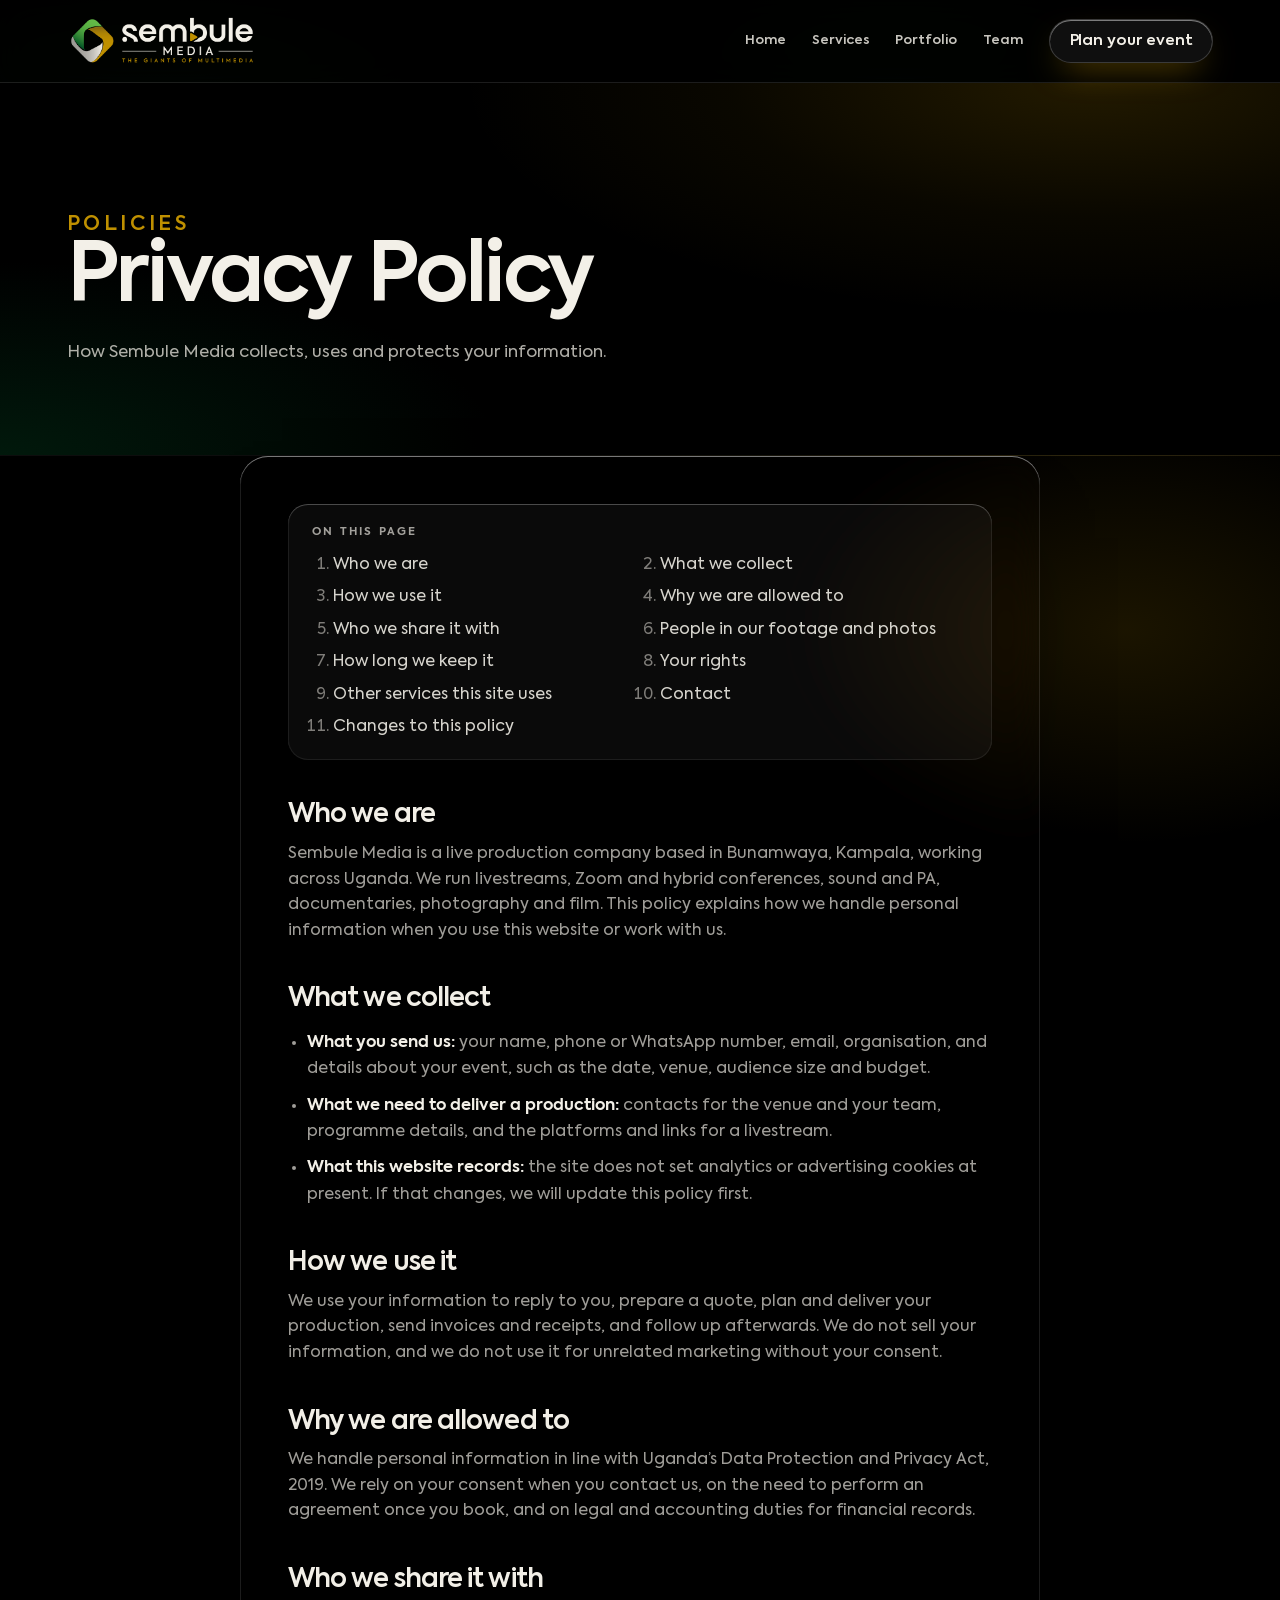
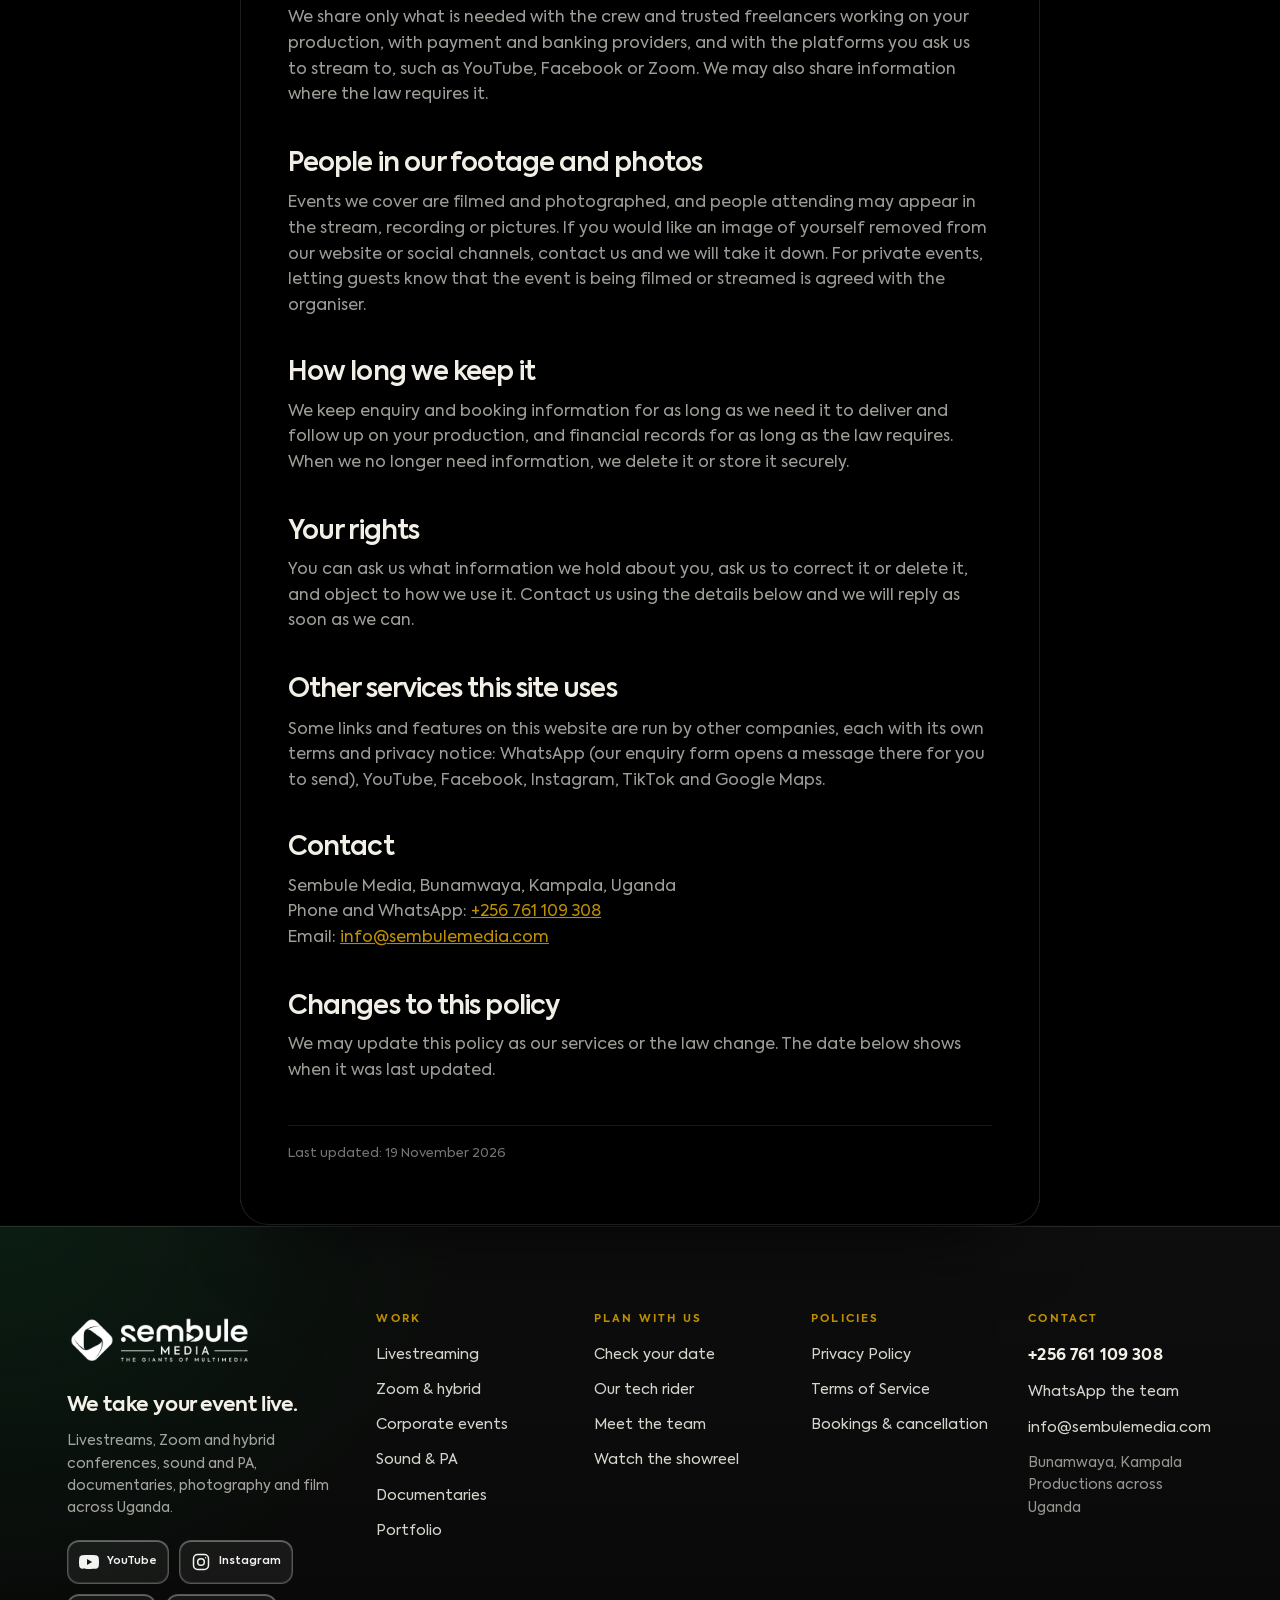
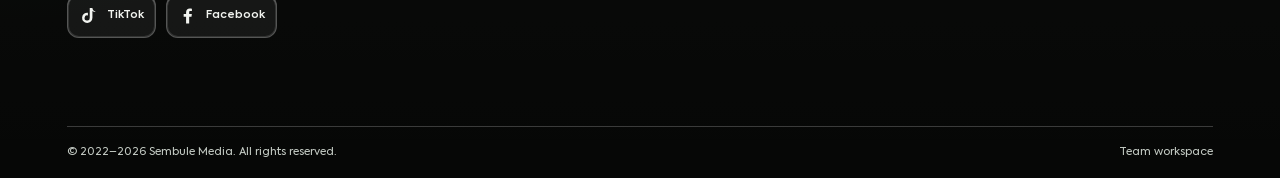
<file: site/privacy.html>
<!doctype html>
<html lang="en">
<head>
  <meta charset="utf-8"><meta name="viewport" content="width=device-width, initial-scale=1, viewport-fit=cover"><meta name="theme-color" content="#000000"><meta name="description" content="How Sembule Media collects, uses and protects the information you share when you plan a livestream or production with us."><link rel="canonical" href="https://sembulemedia.com/privacy.html"><link rel="icon" href="./assets/brand/mark.png" type="image/png"><link rel="apple-touch-icon" href="./assets/brand/icon-192.png"><title>Privacy Policy | Sembule Media</title><link rel="preload" href="./assets/fonts/Axiforma-Regular.woff2" as="font" type="font/woff2" crossorigin><link rel="preload" href="./assets/fonts/Axiforma-SemiBold.woff2" as="font" type="font/woff2" crossorigin><link rel="stylesheet" href="./assets/css/fonts.css?v=brand-fonts-1"><link rel="stylesheet" href="./assets/css/motion.css?v=step5-1"><link rel="stylesheet" href="./assets/css/site.css?v=social-footer-20261008"><link rel="stylesheet" href="./assets/css/dark.css?v=services-order-1"><script defer src="./assets/js/site.js?v=phone-1"></script><script defer src="./assets/js/vendor/gsap.min.js"></script><script defer src="./assets/js/vendor/ScrollTrigger.min.js"></script><script defer src="./assets/js/vendor/SplitText.min.js"></script><script defer src="./assets/js/vendor/lenis.min.js"></script><script defer src="./assets/js/motion.js?v=step5-1"></script><script defer src="./assets/js/analytics.js"></script>
<link rel="stylesheet" href="./assets/css/glass-site.css?v=gs-5">
</head>
<body class="site-dark"><a class="skip-link" href="#main">Skip to content</a><header class="site-header"><div class="header-inner"><a class="brand" href="./index.html" aria-label="Sembule Media home"><img src="./assets/brand/logo-colour-dark.png" alt="Sembule Media — The Giants of Multimedia" width="600" height="175"></a><button class="menu-toggle" type="button" data-menu-toggle aria-label="Open menu" aria-expanded="false" aria-controls="main-nav"><span aria-hidden="true"></span></button><nav class="main-nav" id="main-nav" data-main-nav aria-label="Main navigation"><a href="./index.html">Home</a><a href="./services.html">Services</a><a href="./portfolio.html">Portfolio</a><a href="./about.html">Team</a><a class="button" href="./contact.html">Plan your event</a></nav></div></header>
<main id="main"><section class="page-hero"><div class="container"><p class="eyebrow">Policies</p><h1>Privacy Policy</h1><div class="page-hero__line">How Sembule Media collects, uses and protects your information.</div></div></section><!-- Plain-language policy written for Sembule Media. Have Sembule confirm the details (phone, email, deposits and cancellation terms in quotes) and a lawyer review it before the site launches. --><section class="section--compact container legal-content"><nav class="legal-toc" aria-label="On this page"><p>On this page</p><ol><li><a href="#who-we-are">Who we are</a></li><li><a href="#what-we-collect">What we collect</a></li><li><a href="#how-we-use-it">How we use it</a></li><li><a href="#legal-basis">Why we are allowed to</a></li><li><a href="#sharing">Who we share it with</a></li><li><a href="#people-in-footage">People in our footage and photos</a></li><li><a href="#how-long">How long we keep it</a></li><li><a href="#your-rights">Your rights</a></li><li><a href="#other-services">Other services this site uses</a></li><li><a href="#contact-privacy">Contact</a></li><li><a href="#changes-privacy">Changes to this policy</a></li></ol></nav><h2 id="who-we-are">Who we are</h2><p>Sembule Media is a live production company based in Bunamwaya, Kampala, working across Uganda. We run livestreams, Zoom and hybrid conferences, sound and PA, documentaries, photography and film. This policy explains how we handle personal information when you use this website or work with us.</p><h2 id="what-we-collect">What we collect</h2><ul><li><strong>What you send us:</strong> your name, phone or WhatsApp number, email, organisation, and details about your event, such as the date, venue, audience size and budget.</li><li><strong>What we need to deliver a production:</strong> contacts for the venue and your team, programme details, and the platforms and links for a livestream.</li><li><strong>What this website records:</strong> the site does not set analytics or advertising cookies at present. If that changes, we will update this policy first.</li></ul><h2 id="how-we-use-it">How we use it</h2><p>We use your information to reply to you, prepare a quote, plan and deliver your production, send invoices and receipts, and follow up afterwards. We do not sell your information, and we do not use it for unrelated marketing without your consent.</p><h2 id="legal-basis">Why we are allowed to</h2><p>We handle personal information in line with Uganda’s Data Protection and Privacy Act, 2019. We rely on your consent when you contact us, on the need to perform an agreement once you book, and on legal and accounting duties for financial records.</p><h2 id="sharing">Who we share it with</h2><p>We share only what is needed with the crew and trusted freelancers working on your production, with payment and banking providers, and with the platforms you ask us to stream to, such as YouTube, Facebook or Zoom. We may also share information where the law requires it.</p><h2 id="people-in-footage">People in our footage and photos</h2><p>Events we cover are filmed and photographed, and people attending may appear in the stream, recording or pictures. If you would like an image of yourself removed from our website or social channels, contact us and we will take it down. For private events, letting guests know that the event is being filmed or streamed is agreed with the organiser.</p><h2 id="how-long">How long we keep it</h2><p>We keep enquiry and booking information for as long as we need it to deliver and follow up on your production, and financial records for as long as the law requires. When we no longer need information, we delete it or store it securely.</p><h2 id="your-rights">Your rights</h2><p>You can ask us what information we hold about you, ask us to correct it or delete it, and object to how we use it. Contact us using the details below and we will reply as soon as we can.</p><h2 id="other-services">Other services this site uses</h2><p>Some links and features on this website are run by other companies, each with its own terms and privacy notice: WhatsApp (our enquiry form opens a message there for you to send), YouTube, Facebook, Instagram, TikTok and Google Maps.</p><h2 id="contact-privacy">Contact</h2><p>Sembule Media, Bunamwaya, Kampala, Uganda<br>Phone and WhatsApp: <a href="tel:+256761109308">+256 761 109 308</a><br>Email: <a href="mailto:info@sembulemedia.com">info@sembulemedia.com</a></p><h2 id="changes-privacy">Changes to this policy</h2><p>We may update this policy as our services or the law change. The date below shows when it was last updated.</p><p class="legal-updated">Last updated: 19 November 2026</p></section></main><footer class="site-footer"><div class="container footer-main footer-main--five"><div class="footer-brand"><a href="./index.html" aria-label="Sembule Media home"><img src="./assets/brand/logo-white-480.png" alt="Sembule Media" width="480" height="140" loading="lazy"></a><p class="footer-tag">We take your event live.</p><p>Livestreams, Zoom and hybrid conferences, sound and PA, documentaries, photography and film across Uganda.</p><div class="footer-socials" role="group" aria-label="Sembule Media social media">
<a href="https://www.youtube.com/channel/UCeszdRUx6osXVRtPzhkYt0Q" target="_blank" rel="noopener noreferrer" aria-label="Sembule Media on YouTube"><svg viewBox="0 0 24 24" aria-hidden="true"><path fill="currentColor" d="M23.5 6.2a3 3 0 0 0-2.1-2.1C19.6 3.6 12 3.6 12 3.6s-7.6 0-9.4.5A3 3 0 0 0 .5 6.2 31 31 0 0 0 0 12a31 31 0 0 0 .5 5.8 3 3 0 0 0 2.1 2.1c1.8.5 9.4.5 9.4.5s7.6 0 9.4-.5a3 3 0 0 0 2.1-2.1A31 31 0 0 0 24 12a31 31 0 0 0-.5-5.8ZM9.6 15.6V8.4l6.2 3.6-6.2 3.6Z"/></svg><span>YouTube</span></a>
<a href="https://www.instagram.com/sembulemedia/" target="_blank" rel="noopener noreferrer" aria-label="Sembule Media on Instagram"><svg viewBox="0 0 24 24" fill="none" stroke="currentColor" stroke-width="1.8" stroke-linecap="round" stroke-linejoin="round" aria-hidden="true"><rect x="3" y="3" width="18" height="18" rx="5"/><circle cx="12" cy="12" r="4"/><circle cx="17.5" cy="6.8" r=".8" fill="currentColor" stroke="none"/></svg><span>Instagram</span></a>
<a href="https://www.tiktok.com/@sembulemedia" target="_blank" rel="noopener noreferrer" aria-label="Sembule Media on TikTok"><svg viewBox="0 0 24 24" aria-hidden="true"><path fill="currentColor" d="M19.6 7.1a5.7 5.7 0 0 1-3.5-1.2v8.3a6.2 6.2 0 1 1-5.4-6.1v3.2a3.1 3.1 0 1 0 2.2 3V2.5h3.2c.2 2 1.5 3.6 3.5 4.1v3.3Z"/></svg><span>TikTok</span></a>
<a href="https://www.facebook.com/share/17ZZ9wmYTv/?mibextid=wwXIfr" target="_blank" rel="noopener noreferrer" aria-label="Sembule Media on Facebook"><svg viewBox="0 0 24 24" aria-hidden="true"><path fill="currentColor" d="M13.4 21v-8.2h2.8l.4-3.2h-3.2v-2c0-.9.3-1.5 1.6-1.5h1.7V3.2c-.3 0-1.4-.2-2.6-.2-2.6 0-4.4 1.6-4.4 4.5v2.1H6.8v3.2h2.9V21h3.7Z"/></svg><span>Facebook</span></a>
</div></div><nav class="footer-col" aria-label="Work"><h2>Work</h2><a href="./services.html#livestream">Livestreaming</a><a href="./services.html#zoom-hybrid">Zoom &amp; hybrid</a><a href="./services.html#events">Corporate events</a><a href="./services.html#sound">Sound &amp; PA</a><a href="./services.html#documentaries">Documentaries</a><a href="./portfolio.html">Portfolio</a></nav><nav class="footer-col" aria-label="Plan with us"><h2>Plan with us</h2><a href="./contact.html">Check your date</a><a href="./services.html#rider-title">Our tech rider</a><a href="./about.html">Meet the team</a><a href="./index.html#showreel">Watch the showreel</a></nav><nav class="footer-col" aria-label="Policies"><h2>Policies</h2><a href="./privacy.html">Privacy Policy</a><a href="./terms.html">Terms of Service</a><a href="./terms.html#cancellation">Bookings &amp; cancellation</a></nav><div class="footer-col footer-contact"><h2>Contact</h2><a href="tel:+256761109308">+256 761 109 308</a><a href="https://wa.me/256761109308" target="_blank" rel="noopener">WhatsApp the team</a><a href="mailto:info@sembulemedia.com">info@sembulemedia.com</a><address>Bunamwaya, Kampala<br>Productions across Uganda</address></div></div><div class="container footer-bottom"><p>© 2022–<span data-year>2026</span> Sembule Media. All rights reserved.</p><p><a href="https://nextos.nextafrica.ai/sembule/index.html">Team workspace</a></p></div></footer></body></html>
</file>
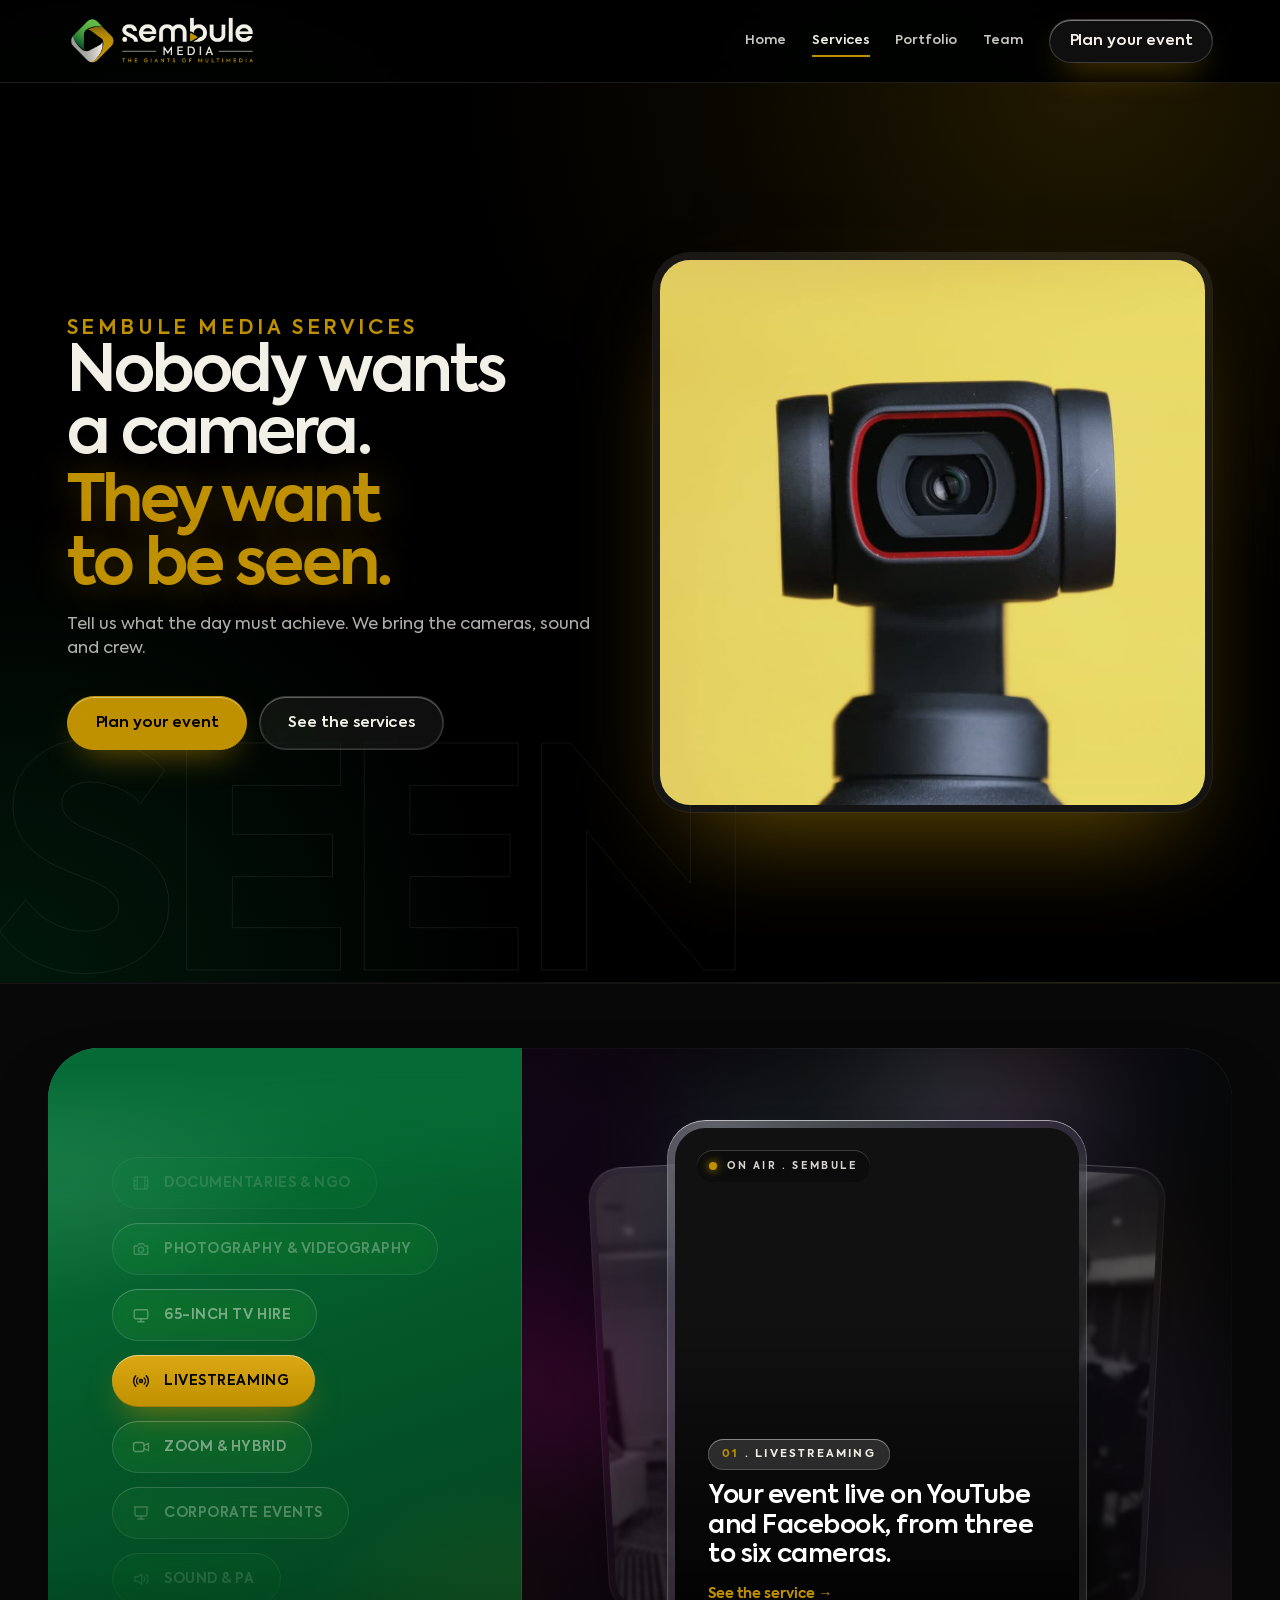
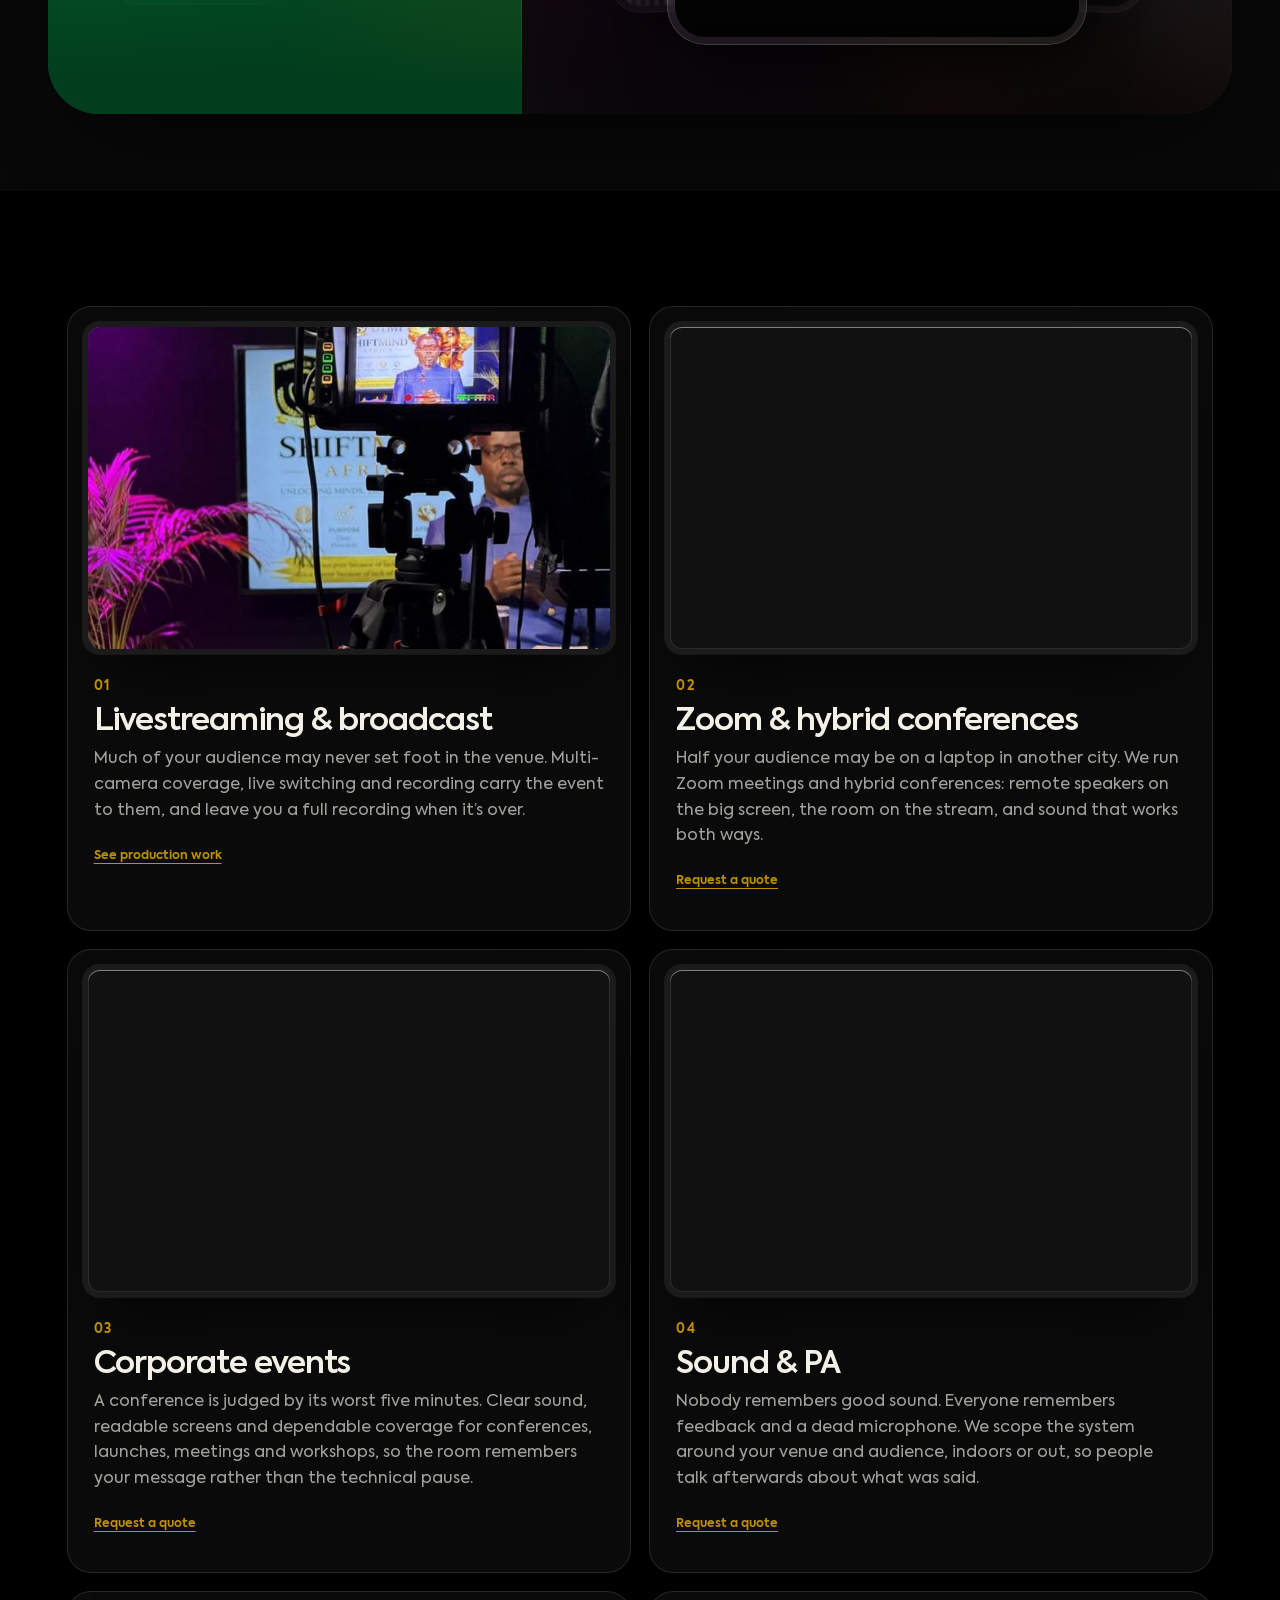
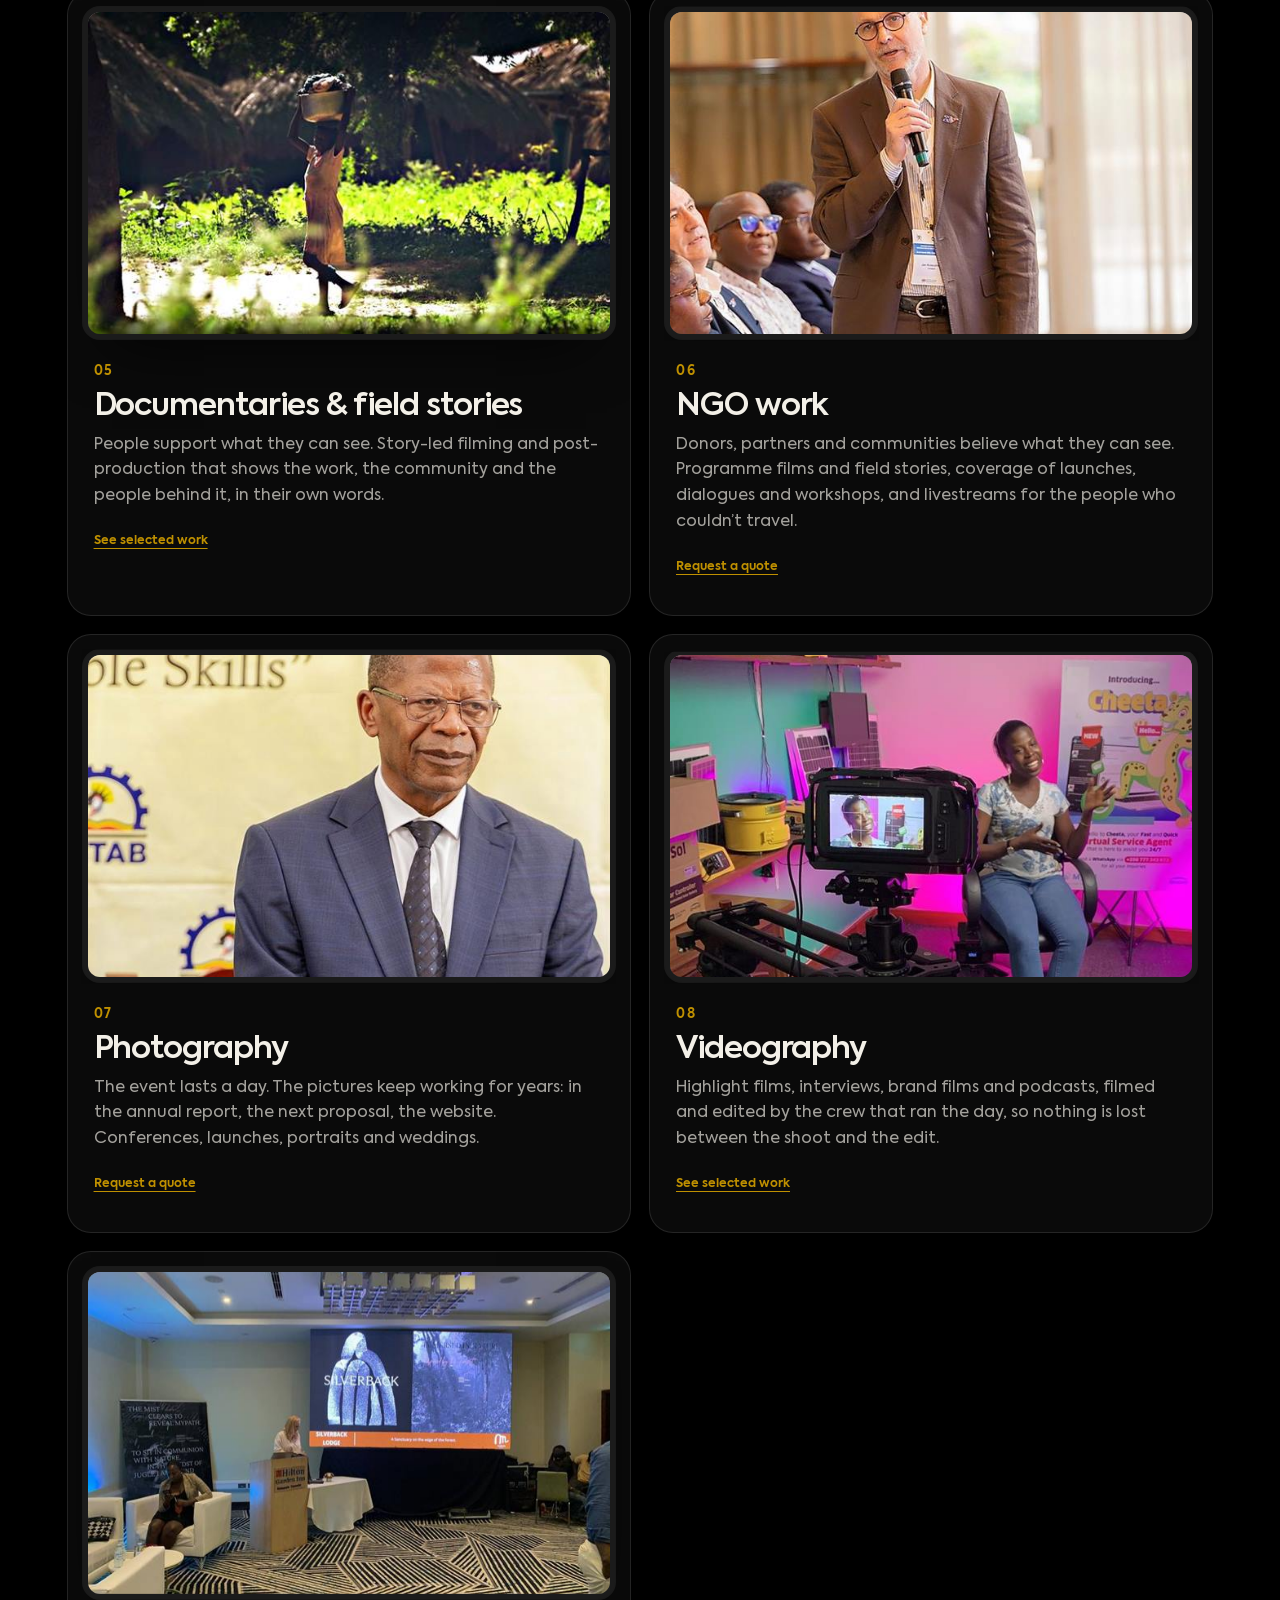
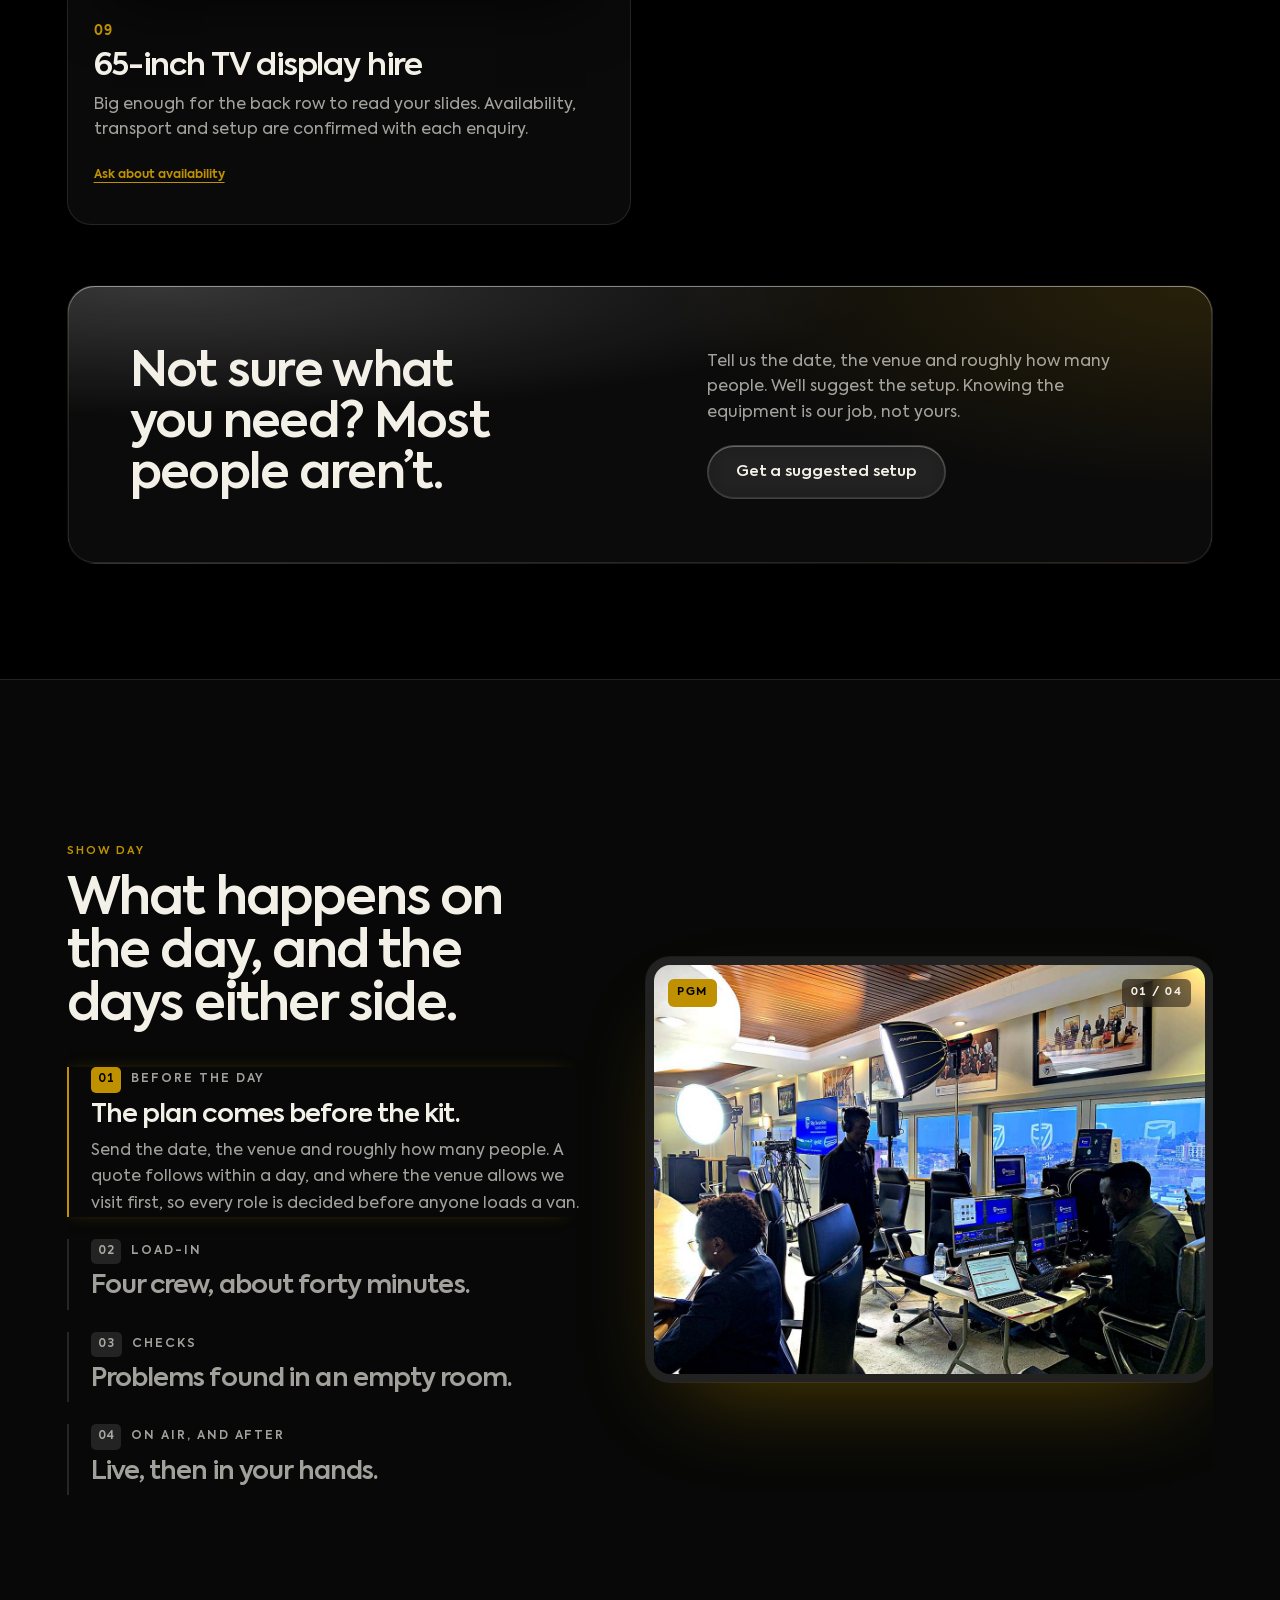
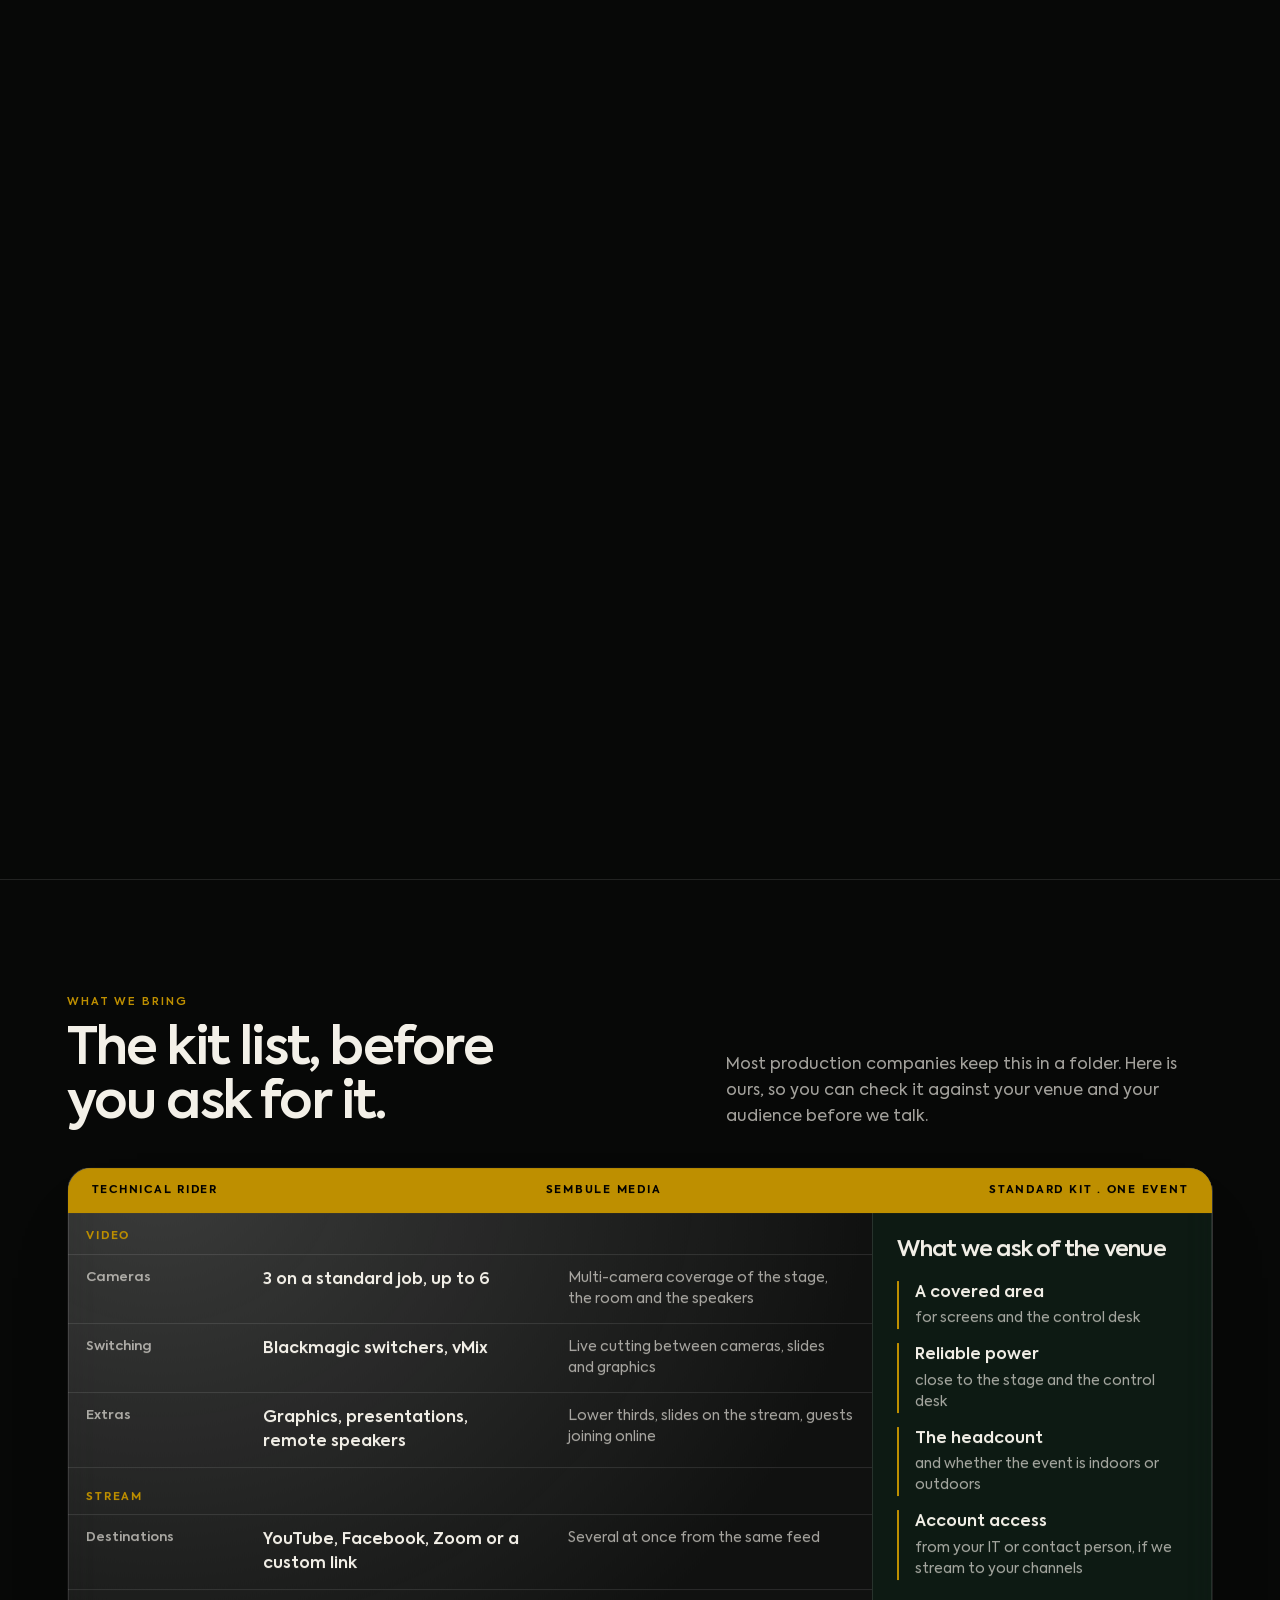
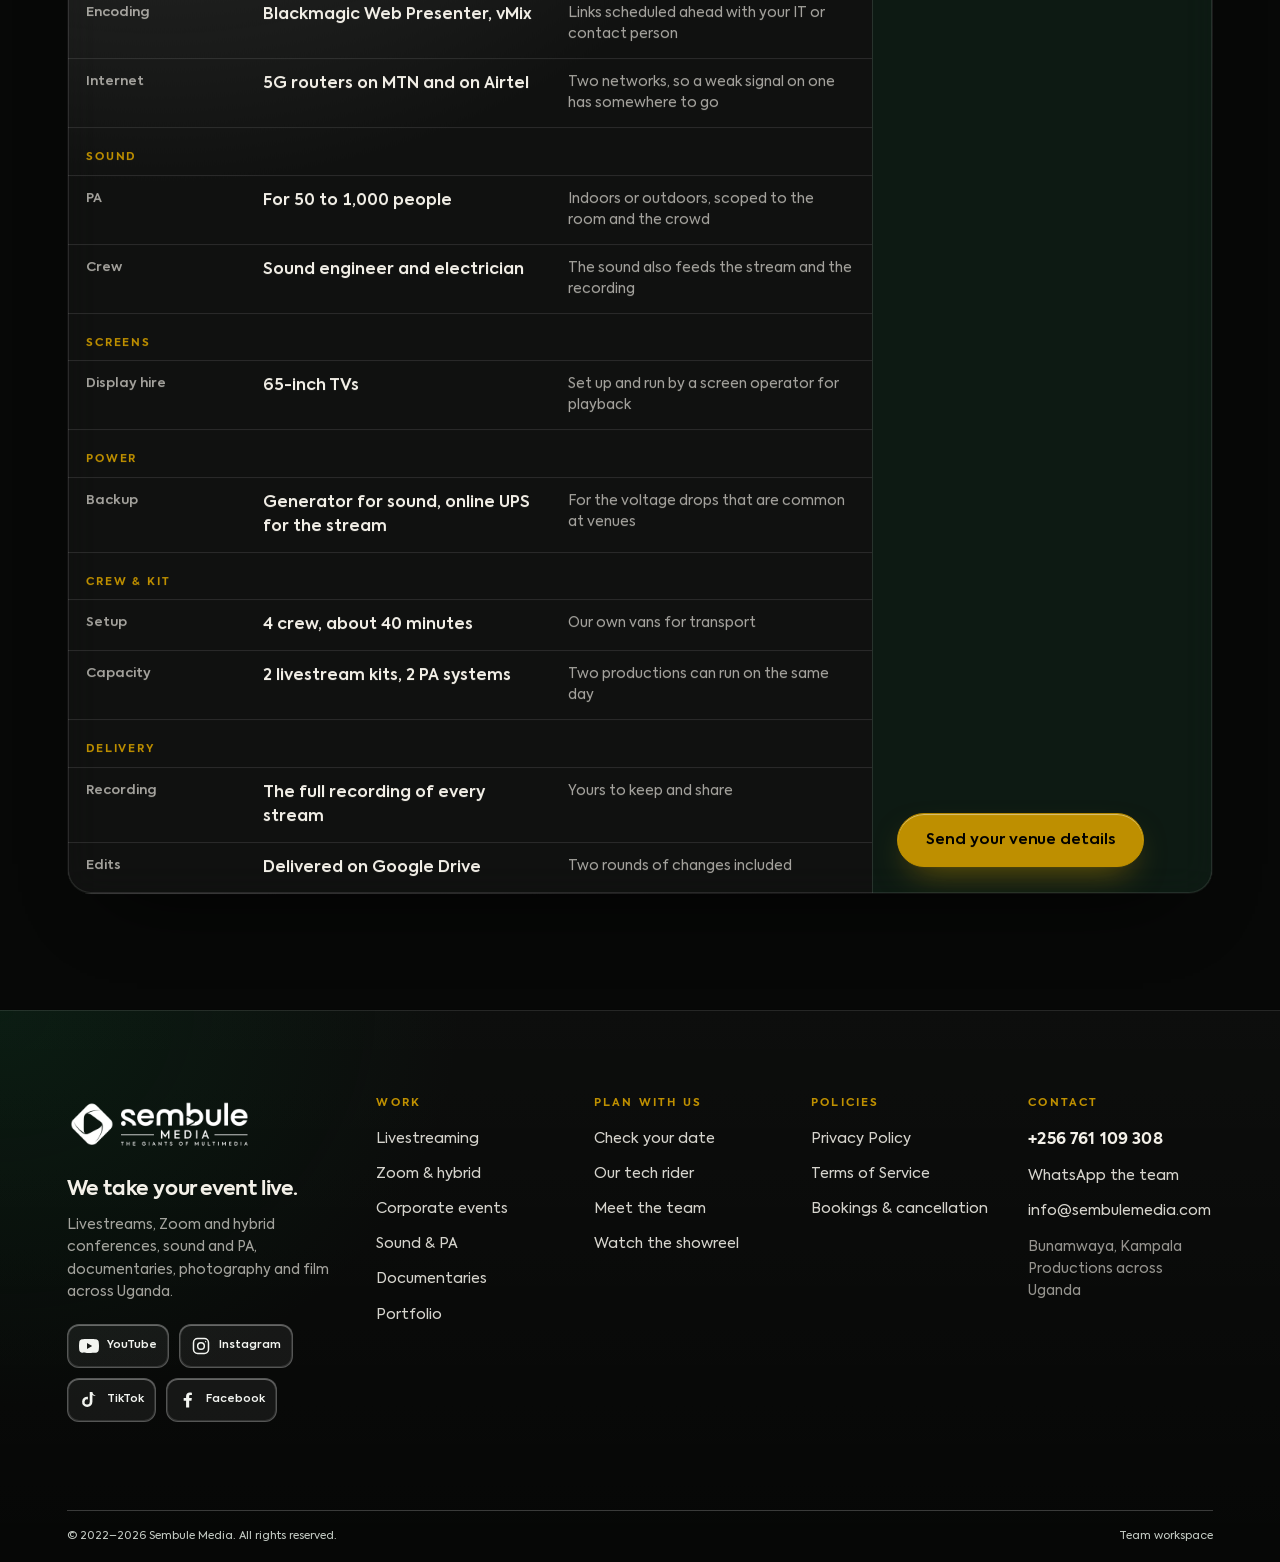
<file: site/services.html>
<!doctype html>
<html lang="en">
<head>
  <meta charset="utf-8"><meta name="viewport" content="width=device-width, initial-scale=1, viewport-fit=cover"><meta name="theme-color" content="#000000">
  <meta name="description" content="Livestreaming, Zoom and hybrid conferences, corporate events, sound and PA, documentaries and NGO work, with photography, videography and 65-inch TV hire, from Sembule Media in Kampala, across Uganda.">
  <link rel="canonical" href="https://sembulemedia.com/services.html"><link rel="icon" href="./assets/brand/mark.png" type="image/png"><link rel="apple-touch-icon" href="./assets/brand/icon-192.png">
  <meta property="og:type" content="website"><meta property="og:site_name" content="Sembule Media"><meta property="og:title" content="Production Services | Sembule Media"><meta property="og:description" content="Livestreaming, sound, events, weddings, photography, documentaries and podcast production across Uganda."><meta property="og:url" content="https://sembulemedia.com/services.html"><meta property="og:image" content="https://sembulemedia.com/assets/brand/og-image.jpg"><meta property="og:image:width" content="1200"><meta property="og:image:height" content="630"><meta property="og:image:alt" content="Speaker on stage at a live event produced by Sembule Media"><meta name="twitter:card" content="summary_large_image">
  <title>Production Services | Sembule Media</title><link rel="preload" href="./assets/fonts/Axiforma-Regular.woff2" as="font" type="font/woff2" crossorigin><link rel="preload" href="./assets/fonts/Axiforma-SemiBold.woff2" as="font" type="font/woff2" crossorigin><link rel="stylesheet" href="./assets/css/fonts.css?v=brand-fonts-1"><link rel="stylesheet" href="./assets/css/motion.css?v=step5-1"><link rel="stylesheet" href="./assets/css/site.css?v=social-footer-20261008"><link rel="stylesheet" href="./assets/css/dark.css?v=step3-1"><link rel="stylesheet" href="./assets/css/service-wheel.css?v=svc-5"><script defer src="./assets/js/site.js?v=phone-1"></script><script defer src="./assets/js/showday.js?v=showday-1"></script><script defer src="./assets/js/vendor/gsap.min.js"></script><script defer src="./assets/js/vendor/ScrollTrigger.min.js"></script><script defer src="./assets/js/vendor/SplitText.min.js"></script><script defer src="./assets/js/vendor/lenis.min.js"></script><script defer src="./assets/js/motion.js?v=step5-1"></script><script defer src="./assets/js/service-wheel.js?v=svc-4"></script><script defer src="./assets/js/analytics.js"></script>
  <meta name="sembule-site-content" content="./content/site-content.json">
<link rel="stylesheet" href="./assets/css/glass-site.css?v=gs-5">
</head>
<body class="site-dark"><a class="skip-link" href="#main">Skip to content</a><header class="site-header"><div class="header-inner"><a class="brand" href="./index.html" aria-label="Sembule Media home"><img src="./assets/brand/logo-colour-dark.png" alt="Sembule Media — The Giants of Multimedia" width="600" height="175"></a><button class="menu-toggle" type="button" data-menu-toggle aria-label="Open menu" aria-expanded="false" aria-controls="main-nav"><span aria-hidden="true"></span></button><nav class="main-nav" id="main-nav" data-main-nav aria-label="Main navigation"><a href="./index.html">Home</a><a href="./services.html" aria-current="page">Services</a><a href="./portfolio.html">Portfolio</a><a href="./about.html">Team</a><a class="button" href="./contact.html">Plan your event</a></nav></div></header>
<main id="main"><section class="page-hero page-hero--stage"><div class="page-hero__ghost" aria-hidden="true">Seen</div><div class="container page-hero__grid"><div class="page-hero__copy"><p class="eyebrow" data-cms-text="services.hero.label">Sembule Media services</p><h1 data-site-owns>Nobody wants a camera.</h1><div class="page-hero__kicker" data-site-owns>They want to be seen.</div><div class="page-hero__line" data-site-owns>Tell us what the day must achieve. We bring the cameras, sound and crew.</div><div class="page-hero__actions"><a class="button" href="./contact.html">Plan your event</a><a class="button button--outline" href="#livestream">See the services</a></div></div>
    <!-- A camera gimbal turns to face the viewer ("They want to be seen"). Source set below: small file on phones,
         none with reduced motion or Save-Data (the still stays). No <p> after the h1 here: the OS bridge writes into it. -->
    <figure class="page-hero__visual page-hero__visual--film"><video muted loop playsinline preload="none" poster="./assets/video/services-gimbal-centred.jpg" width="800" height="800" aria-label="A camera on a gimbal turning to face you" data-hero-film data-src-small="./assets/video/services-gimbal-centred-480.mp4" data-src-large="./assets/video/services-gimbal-centred.mp4"></video></figure><script>try{var v=document.querySelector("[data-hero-film]"),c=navigator.connection;if(v&&!matchMedia("(prefers-reduced-motion: reduce)").matches&&!(c&&c.saveData)){v.src=matchMedia("(max-width: 760px)").matches?v.dataset.srcSmall:v.dataset.srcLarge;v.autoplay=true;var go=function(){var p=v.play();p&&p.catch&&p.catch(function(){});};v.addEventListener("canplay",go,{once:true});document.addEventListener("visibilitychange",function(){if(!document.hidden&&v.paused)go();});v.load();go();}}catch(e){}</script></div></section>
  <!-- Service wheel: the services roll past on green glass while the photo cards change (service-wheel.js,
       service-wheel.css). No h2 here: the OS bridge fills this page's h2s in order (services list). -->
  <section class="svc-wheel" aria-label="Our services at a glance" data-svc-wheel>
    <div class="svc-wheel__frame">
      <div class="svc-wheel__list">
        <div class="svc-wheel__track" role="group" aria-label="Choose a service">
          <button class="svc-chip" type="button" data-svc-chip="0" aria-pressed="true"><svg viewBox="0 0 24 24" aria-hidden="true"><circle cx="12" cy="12" r="2"/><path d="M7.8 7.8a6 6 0 0 0 0 8.4M16.2 7.8a6 6 0 0 1 0 8.4M5 5a10 10 0 0 0 0 14M19 5a10 10 0 0 1 0 14"/></svg><span>Livestreaming</span></button>
          <button class="svc-chip" type="button" data-svc-chip="1" aria-pressed="false"><svg viewBox="0 0 24 24" aria-hidden="true"><rect x="2" y="6" width="14" height="12" rx="3"/><path d="M16 10l6-3v10l-6-3"/></svg><span>Zoom &amp; hybrid</span></button>
          <button class="svc-chip" type="button" data-svc-chip="2" aria-pressed="false"><svg viewBox="0 0 24 24" aria-hidden="true"><path d="M3 4h18M4 4v10a2 2 0 0 0 2 2h12a2 2 0 0 0 2-2V4M12 16v4M8 20h8"/></svg><span>Corporate events</span></button>
          <button class="svc-chip" type="button" data-svc-chip="3" aria-pressed="false"><svg viewBox="0 0 24 24" aria-hidden="true"><path d="M4 9v6h4l5 4V5L8 9z"/><path d="M16 9a4 4 0 0 1 0 6M19 6a8 8 0 0 1 0 12"/></svg><span>Sound &amp; PA</span></button>
          <button class="svc-chip" type="button" data-svc-chip="4" aria-pressed="false"><svg viewBox="0 0 24 24" aria-hidden="true"><rect x="3" y="4" width="18" height="16" rx="2"/><path d="M7 4v16M17 4v16M3 9h4M3 15h4M17 9h4M17 15h4"/></svg><span>Documentaries &amp; NGO</span></button>
          <button class="svc-chip" type="button" data-svc-chip="5" aria-pressed="false" aria-label="Photography &amp; videography"><svg viewBox="0 0 24 24" aria-hidden="true"><path d="M4 8h3l2-3h6l2 3h3a1 1 0 0 1 1 1v9a1 1 0 0 1-1 1H4a1 1 0 0 1-1-1V9a1 1 0 0 1 1-1z"/><circle cx="12" cy="13" r="3.5"/></svg><span><span class="svc-chip__long">Photography &amp; videography</span><span class="svc-chip__short">Photo &amp; video</span></span></button>
          <button class="svc-chip" type="button" data-svc-chip="6" aria-pressed="false"><svg viewBox="0 0 24 24" aria-hidden="true"><rect x="3" y="5" width="18" height="12" rx="2"/><path d="M8 21h8M12 17v4"/></svg><span>65-inch TV hire</span></button>
        </div>
      </div>
      <div class="svc-wheel__stage">
        <div class="svc-wheel__ambient" data-svc-ambient aria-hidden="true"></div>
        <div class="svc-wheel__ambient" data-svc-ambient aria-hidden="true"></div>
        <div class="svc-wheel__cards">
          <article class="svc-card" data-svc-card="0">
            <div class="svc-card__media">
              <img src="./assets/work/service-livestream.jpg" srcset="./assets/work/service-livestream-640.jpg 640w, ./assets/work/service-livestream.jpg 900w" sizes="(max-width: 560px) 90vw, 420px" width="900" height="1200" decoding="async" alt="Camera on a multi-camera livestream setup with the monitor showing the live shot">
              <span class="svc-card__live" aria-hidden="true"><i></i>On air · Sembule</span>
              <div class="svc-card__cap">
                <span class="svc-card__tag"><b>01</b> · Livestreaming</span>
                <div class="svc-card__text">Your event live on YouTube and Facebook, from three to six cameras.</div>
                <a class="svc-card__link" href="#livestream">See the service →</a>
              </div>
            </div>
          </article>
          <article class="svc-card" data-svc-card="1">
            <div class="svc-card__media">
              <img src="./assets/work/hero-cam-conference.jpg" srcset="./assets/work/hero-cam-conference-640.jpg 640w, ./assets/work/hero-cam-conference.jpg 1200w" sizes="(max-width: 560px) 90vw, 420px" width="1200" height="1200" loading="lazy" decoding="async" alt="Video camera on a tripod filming a conference room">
              <span class="svc-card__live" aria-hidden="true"><i></i>On air · Sembule</span>
              <div class="svc-card__cap">
                <span class="svc-card__tag"><b>02</b> · Zoom &amp; hybrid</span>
                <div class="svc-card__text">Remote speakers on the big screen, the room on the stream.</div>
                <a class="svc-card__link" href="#zoom-hybrid">See the service →</a>
              </div>
            </div>
          </article>
          <article class="svc-card" data-svc-card="2">
            <div class="svc-card__media">
              <img src="./assets/work/work-conference-qa.jpg" srcset="./assets/work/work-conference-qa-640.jpg 640w, ./assets/work/work-conference-qa.jpg 900w" sizes="(max-width: 560px) 90vw, 420px" width="900" height="1125" loading="lazy" decoding="async" alt="Guest speaking into a microphone during a conference Q&amp;A">
              <span class="svc-card__live" aria-hidden="true"><i></i>On air · Sembule</span>
              <div class="svc-card__cap">
                <span class="svc-card__tag"><b>03</b> · Corporate events</span>
                <div class="svc-card__text">Conferences, AGMs and launches, covered end to end.</div>
                <a class="svc-card__link" href="#events">See the service →</a>
              </div>
            </div>
          </article>
          <article class="svc-card" data-svc-card="3">
            <div class="svc-card__media">
              <img src="./assets/work/service-sound-pa.jpg" srcset="./assets/work/service-sound-pa-640.jpg 640w, ./assets/work/service-sound-pa.jpg 1200w" sizes="(max-width: 560px) 90vw, 420px" width="1200" height="800" loading="lazy" decoding="async" alt="Wireless microphones and a mixer set up for an event">
              <span class="svc-card__live" aria-hidden="true"><i></i>On air · Sembule</span>
              <div class="svc-card__cap">
                <span class="svc-card__tag"><b>04</b> · Sound &amp; PA</span>
                <div class="svc-card__text">Clear sound for the room and the stream. When it works, nobody notices.</div>
                <a class="svc-card__link" href="#sound">See the service →</a>
              </div>
            </div>
          </article>
          <article class="svc-card" data-svc-card="4">
            <div class="svc-card__media">
              <img src="./assets/work/service-documentary.jpg" srcset="./assets/work/service-documentary-640.jpg 640w, ./assets/work/service-documentary.jpg 1200w" sizes="(max-width: 560px) 90vw, 420px" width="1200" height="625" loading="lazy" decoding="async" alt="Woman carrying a basin on her head through a village">
              <span class="svc-card__live" aria-hidden="true"><i></i>On air · Sembule</span>
              <div class="svc-card__cap">
                <span class="svc-card__tag"><b>05</b> · Documentaries &amp; NGO</span>
                <div class="svc-card__text">People support what they can see. We film the work so it speaks for itself.</div>
                <a class="svc-card__link" href="#documentaries">See the service →</a>
              </div>
            </div>
          </article>
          <article class="svc-card" data-svc-card="5">
            <div class="svc-card__media">
              <img src="./assets/work/work-studio-shoot.jpg" srcset="./assets/work/work-studio-shoot-640.jpg 640w, ./assets/work/work-studio-shoot.jpg 960w" sizes="(max-width: 560px) 90vw, 420px" width="960" height="1200" loading="lazy" decoding="async" alt="Camera on a slider filming a presenter in a colourful studio">
              <span class="svc-card__live" aria-hidden="true"><i></i>On air · Sembule</span>
              <div class="svc-card__cap">
                <span class="svc-card__tag"><b>06</b> · Photography &amp; videography</span>
                <div class="svc-card__text">The day in pictures and film, edited and delivered.</div>
                <a class="svc-card__link" href="#photography">See the service →</a>
              </div>
            </div>
          </article>
          <article class="svc-card" data-svc-card="6">
            <div class="svc-card__media">
              <img src="./assets/work/hero-led-screen.jpg" srcset="./assets/work/hero-led-screen-640.jpg 640w, ./assets/work/hero-led-screen.jpg 1200w" sizes="(max-width: 560px) 90vw, 420px" width="1200" height="900" loading="lazy" decoding="async" alt="Large screen showing a presentation at a conference">
              <span class="svc-card__live" aria-hidden="true"><i></i>On air · Sembule</span>
              <div class="svc-card__cap">
                <span class="svc-card__tag"><b>07</b> · 65-inch TV hire</span>
                <div class="svc-card__text">Big screens for slides, the stream and remote speakers.</div>
                <a class="svc-card__link" href="#display-hire">See the service →</a>
              </div>
            </div>
          </article>
        </div>
      </div>
    </div>
    <div class="visually-hidden" role="status" aria-live="polite" data-svc-status></div>
  </section>
  <section class="section container" aria-label="Production services"><div class="services-list">
    <article class="service-row" id="livestream" data-cms-item="services.items.0"><div class="service-row-media"><img src="./assets/work/service-livestream-640.jpg" width="640" height="853" loading="lazy" decoding="async" style="object-position:50% 40%" alt="Multi-camera livestream setup with the monitor showing the live shot"></div><span class="service-row-index">01</span><div><h2 data-site-owns data-cms-text="services.items.0.title">Livestreaming &amp; broadcast</h2><p data-site-owns data-cms-text="services.items.0.description">Much of your audience may never set foot in the venue. Multi-camera coverage, live switching and recording carry the event to them, and leave you a full recording when it’s over.</p></div><div class="service-row-note"><a href="./portfolio.html" data-cms-text="services.items.0.actionLabel" data-cms-href="services.items.0.actionUrl">See production work</a></div></article>
    <article class="service-row" id="zoom-hybrid" data-cms-item="services.items.1"><div class="service-row-media"><img src="./assets/streams/sJKqcucfmV8.jpg" width="960" height="540" loading="lazy" decoding="async" style="object-position:50% 50%" alt="Streaming desk at the EDP hybrid dialogue, with remote speakers on the monitors"></div><span class="service-row-index">02</span><div><h2 data-site-owns data-cms-text="services.items.1.title">Zoom &amp; hybrid conferences</h2><p data-site-owns data-cms-text="services.items.1.description">Half your audience may be on a laptop in another city. We run Zoom meetings and hybrid conferences: remote speakers on the big screen, the room on the stream, and sound that works both ways.</p></div><div class="service-row-note"><a href="./contact.html" data-cms-text="services.items.1.actionLabel" data-cms-href="services.items.1.actionUrl">Request a quote</a></div></article>
    <article class="service-row" id="events" data-cms-item="services.items.2"><div class="service-row-media"><img src="./assets/work/hero-stage-screen.jpg" width="736" height="736" loading="lazy" decoding="async" style="object-position:50% 40%" alt="Event hall set for a corporate function, with a large screen above the stage and rows of chairs"></div><span class="service-row-index">03</span><div><h2 data-site-owns data-cms-text="services.items.2.title">Corporate events</h2><p data-site-owns data-cms-text="services.items.2.description">A conference is judged by its worst five minutes. Clear sound, readable screens and dependable coverage for conferences, launches, meetings and workshops, so the room remembers your message rather than the technical pause.</p></div><div class="service-row-note"><a href="./contact.html" data-cms-text="services.items.2.actionLabel" data-cms-href="services.items.2.actionUrl">Request a quote</a></div></article>
    <article class="service-row" id="sound" data-cms-item="services.items.3"><div class="service-row-media"><img src="./assets/work/sound-pa-rig.webp" width="748" height="748" loading="lazy" decoding="async" style="object-position:50% 55%" alt="PA rig with line-array speakers, subwoofers, a mixing desk and wireless microphones"></div><span class="service-row-index">04</span><div><h2 data-site-owns data-cms-text="services.items.3.title">Sound &amp; PA</h2><p data-site-owns data-cms-text="services.items.3.description">Nobody remembers good sound. Everyone remembers feedback and a dead microphone. We scope the system around your venue and audience, indoors or out, so people talk afterwards about what was said.</p></div><div class="service-row-note"><a href="./contact.html" data-cms-text="services.items.3.actionLabel" data-cms-href="services.items.3.actionUrl">Request a quote</a></div></article>
    <article class="service-row" id="documentaries" data-cms-item="services.items.4"><div class="service-row-media"><img src="./assets/work/service-documentary-640.jpg" width="640" height="333" loading="lazy" decoding="async" style="object-position:50% 50%" alt="Woman carrying a basin on her head through a village in dappled sunlight"></div><span class="service-row-index">05</span><div><h2 data-site-owns data-cms-text="services.items.4.title">Documentaries &amp; field stories</h2><p data-site-owns data-cms-text="services.items.4.description">People support what they can see. Story-led filming and post-production that shows the work, the community and the people behind it, in their own words.</p></div><div class="service-row-note"><a href="./portfolio.html" data-cms-text="services.items.4.actionLabel" data-cms-href="services.items.4.actionUrl">See selected work</a></div></article>
    <article class="service-row" id="ngo" data-cms-item="services.items.5"><div class="service-row-media"><img src="./assets/work/work-conference-qa-640.jpg" width="640" height="800" loading="lazy" decoding="async" style="object-position:50% 35%" alt="Delegate asking a question with a microphone during a dialogue session"></div><span class="service-row-index">06</span><div><h2 data-site-owns data-cms-text="services.items.5.title">NGO work</h2><p data-site-owns data-cms-text="services.items.5.description">Donors, partners and communities believe what they can see. Programme films and field stories, coverage of launches, dialogues and workshops, and livestreams for the people who couldn’t travel.</p></div><div class="service-row-note"><a href="./contact.html" data-cms-text="services.items.5.actionLabel" data-cms-href="services.items.5.actionUrl">Request a quote</a></div></article>
    <article class="service-row" id="photography" data-cms-item="services.items.6"><div class="service-row-media"><img src="./assets/work/work-official-event-640.jpg" width="640" height="800" loading="lazy" decoding="async" style="object-position:50% 30%" alt="Official speaking at a podium during a formal event"></div><span class="service-row-index">07</span><div><h2 data-site-owns data-cms-text="services.items.6.title">Photography</h2><p data-site-owns data-cms-text="services.items.6.description">The event lasts a day. The pictures keep working for years: in the annual report, the next proposal, the website. Conferences, launches, portraits and weddings.</p></div><div class="service-row-note"><a href="./contact.html" data-cms-text="services.items.6.actionLabel" data-cms-href="services.items.6.actionUrl">Request a quote</a></div></article>
    <article class="service-row" id="videography" data-cms-item="services.items.7"><div class="service-row-media"><img src="./assets/work/work-studio-shoot-640.jpg" width="640" height="800" loading="lazy" decoding="async" style="object-position:50% 45%" alt="Studio set with a cinema camera on a slider and a presenter on camera"></div><span class="service-row-index">08</span><div><h2 data-site-owns data-cms-text="services.items.7.title">Videography</h2><p data-site-owns data-cms-text="services.items.7.description">Highlight films, interviews, brand films and podcasts, filmed and edited by the crew that ran the day, so nothing is lost between the shoot and the edit.</p></div><div class="service-row-note"><a href="./portfolio.html" data-cms-text="services.items.7.actionLabel" data-cms-href="services.items.7.actionUrl">See selected work</a></div></article>
    <article class="service-row" id="display-hire" data-cms-item="services.items.8"><div class="service-row-media"><img src="./assets/work/hero-led-screen-640.jpg" width="640" height="480" loading="lazy" decoding="async" style="object-position:50% 42%" alt="Presenter at a podium beside a large screen at a conference in Kampala"></div><span class="service-row-index">09</span><div><h2 data-site-owns data-cms-text="services.items.8.title">65-inch TV display hire</h2><p data-site-owns data-cms-text="services.items.8.description">Big enough for the back row to read your slides. Availability, transport and setup are confirmed with each enquiry.</p></div><div class="service-row-note"><a href="./contact.html" data-cms-text="services.items.8.actionLabel" data-cms-href="services.items.8.actionUrl">Ask about availability</a></div></article>
  </div><div class="service-callout"><h2 data-cms-text="services.callout.title">Not sure what you need? Most people aren’t.</h2><div><p data-cms-text="services.callout.description">Tell us the date, the venue and roughly how many people. We’ll suggest the setup. Knowing the equipment is our job, not yours.</p><a class="button button--green" href="./contact.html" data-cms-text="services.callout.actionLabel" data-cms-href="services.callout.actionUrl">Get a suggested setup</a></div></div></section>
  <!-- Show day: a running order in four steps. Pinned on wide screens (showday.js, ported from the taste skill's
       pinned-chapters moment); static rows on phones, short screens and under reduced motion.
       Every fact is from the client's discovery response. The h2 sits after the eight service h2s the OS edits. -->
  <section class="section showday" aria-labelledby="showday-title" data-showday>
    <div class="container sd-grid">
      <div class="sd-text">
        <p class="eyebrow">Show day</p>
        <h2 id="showday-title">What happens on the day, and the days either side.</h2>
        <ol class="sd-steps">
          <li class="sd-step">
            <p class="sd-step__label"><span>01</span>Before the day</p>
            <h3>The plan comes before the kit.</h3>
            <p class="sd-step__text">Send the date, the venue and roughly how many people. A quote follows within a day, and where the venue allows we visit first, so every role is decided before anyone loads a van.</p>
            <figure class="sd-step__visual"><img src="./assets/work/about-crew-at-work.jpg" width="1200" height="900" loading="lazy" decoding="async" alt="Sembule Media crew planning a production at a boardroom control desk"></figure>
          </li>
          <li class="sd-step">
            <p class="sd-step__label"><span>02</span>Load-in</p>
            <h3>Four crew, about forty minutes.</h3>
            <p class="sd-step__text">The team arrives with the vans, builds the PA and the camera positions, and brings its own backup power: a generator for the sound and an online UPS for the stream.</p>
            <figure class="sd-step__visual"><img src="./assets/work/service-sound-pa.jpg" width="1200" height="800" loading="lazy" decoding="async" alt="Wireless microphone receivers, handheld microphones and a mixer set up before an event"></figure>
          </li>
          <li class="sd-step">
            <p class="sd-step__label"><span>03</span>Checks</p>
            <h3>Problems found in an empty room.</h3>
            <p class="sd-step__text">A sound check before the doors open, then a stream test on two 5G networks, MTN and Airtel, so a weak signal on one has somewhere to go. Links are scheduled ahead on YouTube and Zoom.</p>
            <figure class="sd-step__visual"><img src="./assets/work/service-livestream.jpg" width="900" height="1200" loading="lazy" decoding="async" alt="Camera monitor showing the live shot during a multi-camera stream test"></figure>
          </li>
          <li class="sd-step">
            <p class="sd-step__label"><span>04</span>On air, and after</p>
            <h3>Live, then in your hands.</h3>
            <p class="sd-step__text">Three to six cameras, streamed to YouTube, Facebook and Zoom at once. Afterwards you get the full recording, and edits arrive on Google Drive with two rounds of changes included.</p>
            <figure class="sd-step__visual"><img src="./assets/work/hero-live-performance.jpg" width="1200" height="800" loading="lazy" decoding="async" alt="Choir performing on a lit stage during a multi-camera live production"></figure>
          </li>
        </ol>
      </div>
      <div class="sd-frame" aria-hidden="true"><span class="sd-frame__tally">PGM</span><span class="sd-frame__step" data-showday-step>01 / 04</span></div>
    </div>
  </section>
  <!-- What we bring: a technical rider. Every line is from the client's discovery response; confirm with Tony
       before launch. The h2 sits after the eight service h2s the OS edits by order. -->
  <section class="section rider" aria-labelledby="rider-title" data-rider>
    <div class="container">
      <div class="rider__head">
        <div>
          <p class="eyebrow">What we bring</p>
          <h2 id="rider-title">The kit list, before you ask for it.</h2>
        </div>
        <p class="rider__lede">Most production companies keep this in a folder. Here is ours, so you can check it against your venue and your audience before we talk.</p>
      </div>
      <div class="rider__sheet">
        <div class="rider__bar" aria-hidden="true"><span>Technical rider</span><span>Sembule Media</span><span>Standard kit · one event</span></div>
        <div class="rider__body">
          <table class="rider__table">
            <caption class="visually-hidden">Sembule Media standard production kit</caption>
          <tbody>
            <tr class="rider__group"><th colspan="3" scope="colgroup">Video</th></tr>
            <tr><th scope="row">Cameras</th><td class="rider__spec">3 on a standard job, up to 6</td><td class="rider__note">Multi-camera coverage of the stage, the room and the speakers</td></tr>
            <tr><th scope="row">Switching</th><td class="rider__spec">Blackmagic switchers, vMix</td><td class="rider__note">Live cutting between cameras, slides and graphics</td></tr>
            <tr><th scope="row">Extras</th><td class="rider__spec">Graphics, presentations, remote speakers</td><td class="rider__note">Lower thirds, slides on the stream, guests joining online</td></tr>
          </tbody>
          <tbody>
            <tr class="rider__group"><th colspan="3" scope="colgroup">Stream</th></tr>
            <tr><th scope="row">Destinations</th><td class="rider__spec">YouTube, Facebook, Zoom or a custom link</td><td class="rider__note">Several at once from the same feed</td></tr>
            <tr><th scope="row">Encoding</th><td class="rider__spec">Blackmagic Web Presenter, vMix</td><td class="rider__note">Links scheduled ahead with your IT or contact person</td></tr>
            <tr><th scope="row">Internet</th><td class="rider__spec">5G routers on MTN and on Airtel</td><td class="rider__note">Two networks, so a weak signal on one has somewhere to go</td></tr>
          </tbody>
          <tbody>
            <tr class="rider__group"><th colspan="3" scope="colgroup">Sound</th></tr>
            <tr><th scope="row">PA</th><td class="rider__spec">For 50 to 1,000 people</td><td class="rider__note">Indoors or outdoors, scoped to the room and the crowd</td></tr>
            <tr><th scope="row">Crew</th><td class="rider__spec">Sound engineer and electrician</td><td class="rider__note">The sound also feeds the stream and the recording</td></tr>
          </tbody>
          <tbody>
            <tr class="rider__group"><th colspan="3" scope="colgroup">Screens</th></tr>
            <tr><th scope="row">Display hire</th><td class="rider__spec">65-inch TVs</td><td class="rider__note">Set up and run by a screen operator for playback</td></tr>
          </tbody>
          <tbody>
            <tr class="rider__group"><th colspan="3" scope="colgroup">Power</th></tr>
            <tr><th scope="row">Backup</th><td class="rider__spec">Generator for sound, online UPS for the stream</td><td class="rider__note">For the voltage drops that are common at venues</td></tr>
          </tbody>
          <tbody>
            <tr class="rider__group"><th colspan="3" scope="colgroup">Crew & kit</th></tr>
            <tr><th scope="row">Setup</th><td class="rider__spec">4 crew, about 40 minutes</td><td class="rider__note">Our own vans for transport</td></tr>
            <tr><th scope="row">Capacity</th><td class="rider__spec">2 livestream kits, 2 PA systems</td><td class="rider__note">Two productions can run on the same day</td></tr>
          </tbody>
          <tbody>
            <tr class="rider__group"><th colspan="3" scope="colgroup">Delivery</th></tr>
            <tr><th scope="row">Recording</th><td class="rider__spec">The full recording of every stream</td><td class="rider__note">Yours to keep and share</td></tr>
            <tr><th scope="row">Edits</th><td class="rider__spec">Delivered on Google Drive</td><td class="rider__note">Two rounds of changes included</td></tr>
          </tbody>
          </table>
          <aside class="rider__asks" aria-labelledby="rider-asks-title">
            <h3 id="rider-asks-title">What we ask of the venue</h3>
            <ul>
            <li><strong>A covered area</strong><span>for screens and the control desk</span></li>
            <li><strong>Reliable power</strong><span>close to the stage and the control desk</span></li>
            <li><strong>The headcount</strong><span>and whether the event is indoors or outdoors</span></li>
            <li><strong>Account access</strong><span>from your IT or contact person, if we stream to your channels</span></li>
            </ul>
            <a class="button" href="./contact.html">Send your venue details</a>
          </aside>
        </div>
      </div>
    </div>
  </section></main>
<footer class="site-footer"><div class="container footer-main footer-main--five"><div class="footer-brand"><a href="./index.html" aria-label="Sembule Media home"><img src="./assets/brand/logo-white-480.png" alt="Sembule Media" width="480" height="140" loading="lazy"></a><p class="footer-tag">We take your event live.</p><p>Livestreams, Zoom and hybrid conferences, sound and PA, documentaries, photography and film across Uganda.</p><div class="footer-socials" role="group" aria-label="Sembule Media social media">
<a href="https://www.youtube.com/channel/UCeszdRUx6osXVRtPzhkYt0Q" target="_blank" rel="noopener noreferrer" aria-label="Sembule Media on YouTube"><svg viewBox="0 0 24 24" aria-hidden="true"><path fill="currentColor" d="M23.5 6.2a3 3 0 0 0-2.1-2.1C19.6 3.6 12 3.6 12 3.6s-7.6 0-9.4.5A3 3 0 0 0 .5 6.2 31 31 0 0 0 0 12a31 31 0 0 0 .5 5.8 3 3 0 0 0 2.1 2.1c1.8.5 9.4.5 9.4.5s7.6 0 9.4-.5a3 3 0 0 0 2.1-2.1A31 31 0 0 0 24 12a31 31 0 0 0-.5-5.8ZM9.6 15.6V8.4l6.2 3.6-6.2 3.6Z"/></svg><span>YouTube</span></a>
<a href="https://www.instagram.com/sembulemedia/" target="_blank" rel="noopener noreferrer" aria-label="Sembule Media on Instagram"><svg viewBox="0 0 24 24" fill="none" stroke="currentColor" stroke-width="1.8" stroke-linecap="round" stroke-linejoin="round" aria-hidden="true"><rect x="3" y="3" width="18" height="18" rx="5"/><circle cx="12" cy="12" r="4"/><circle cx="17.5" cy="6.8" r=".8" fill="currentColor" stroke="none"/></svg><span>Instagram</span></a>
<a href="https://www.tiktok.com/@sembulemedia" target="_blank" rel="noopener noreferrer" aria-label="Sembule Media on TikTok"><svg viewBox="0 0 24 24" aria-hidden="true"><path fill="currentColor" d="M19.6 7.1a5.7 5.7 0 0 1-3.5-1.2v8.3a6.2 6.2 0 1 1-5.4-6.1v3.2a3.1 3.1 0 1 0 2.2 3V2.5h3.2c.2 2 1.5 3.6 3.5 4.1v3.3Z"/></svg><span>TikTok</span></a>
<a href="https://www.facebook.com/share/17ZZ9wmYTv/?mibextid=wwXIfr" target="_blank" rel="noopener noreferrer" aria-label="Sembule Media on Facebook"><svg viewBox="0 0 24 24" aria-hidden="true"><path fill="currentColor" d="M13.4 21v-8.2h2.8l.4-3.2h-3.2v-2c0-.9.3-1.5 1.6-1.5h1.7V3.2c-.3 0-1.4-.2-2.6-.2-2.6 0-4.4 1.6-4.4 4.5v2.1H6.8v3.2h2.9V21h3.7Z"/></svg><span>Facebook</span></a>
</div></div><nav class="footer-col" aria-label="Work"><h2>Work</h2><a href="./services.html#livestream">Livestreaming</a><a href="./services.html#zoom-hybrid">Zoom &amp; hybrid</a><a href="./services.html#events">Corporate events</a><a href="./services.html#sound">Sound &amp; PA</a><a href="./services.html#documentaries">Documentaries</a><a href="./portfolio.html">Portfolio</a></nav><nav class="footer-col" aria-label="Plan with us"><h2>Plan with us</h2><a href="./contact.html">Check your date</a><a href="./services.html#rider-title">Our tech rider</a><a href="./about.html">Meet the team</a><a href="./index.html#showreel">Watch the showreel</a></nav><nav class="footer-col" aria-label="Policies"><h2>Policies</h2><a href="./privacy.html">Privacy Policy</a><a href="./terms.html">Terms of Service</a><a href="./terms.html#cancellation">Bookings &amp; cancellation</a></nav><div class="footer-col footer-contact"><h2>Contact</h2><a href="tel:+256761109308">+256 761 109 308</a><a href="https://wa.me/256761109308" target="_blank" rel="noopener">WhatsApp the team</a><a href="mailto:info@sembulemedia.com">info@sembulemedia.com</a><address>Bunamwaya, Kampala<br>Productions across Uganda</address></div></div><div class="container footer-bottom"><p>© 2022–<span data-year>2026</span> Sembule Media. All rights reserved.</p><p><a href="https://nextos.nextafrica.ai/sembule/index.html">Team workspace</a></p></div></footer><script src="https://nextos.nextafrica.ai/sembule/website-bridge.js?v=0.8.9" defer></script>
</body></html>
</file>
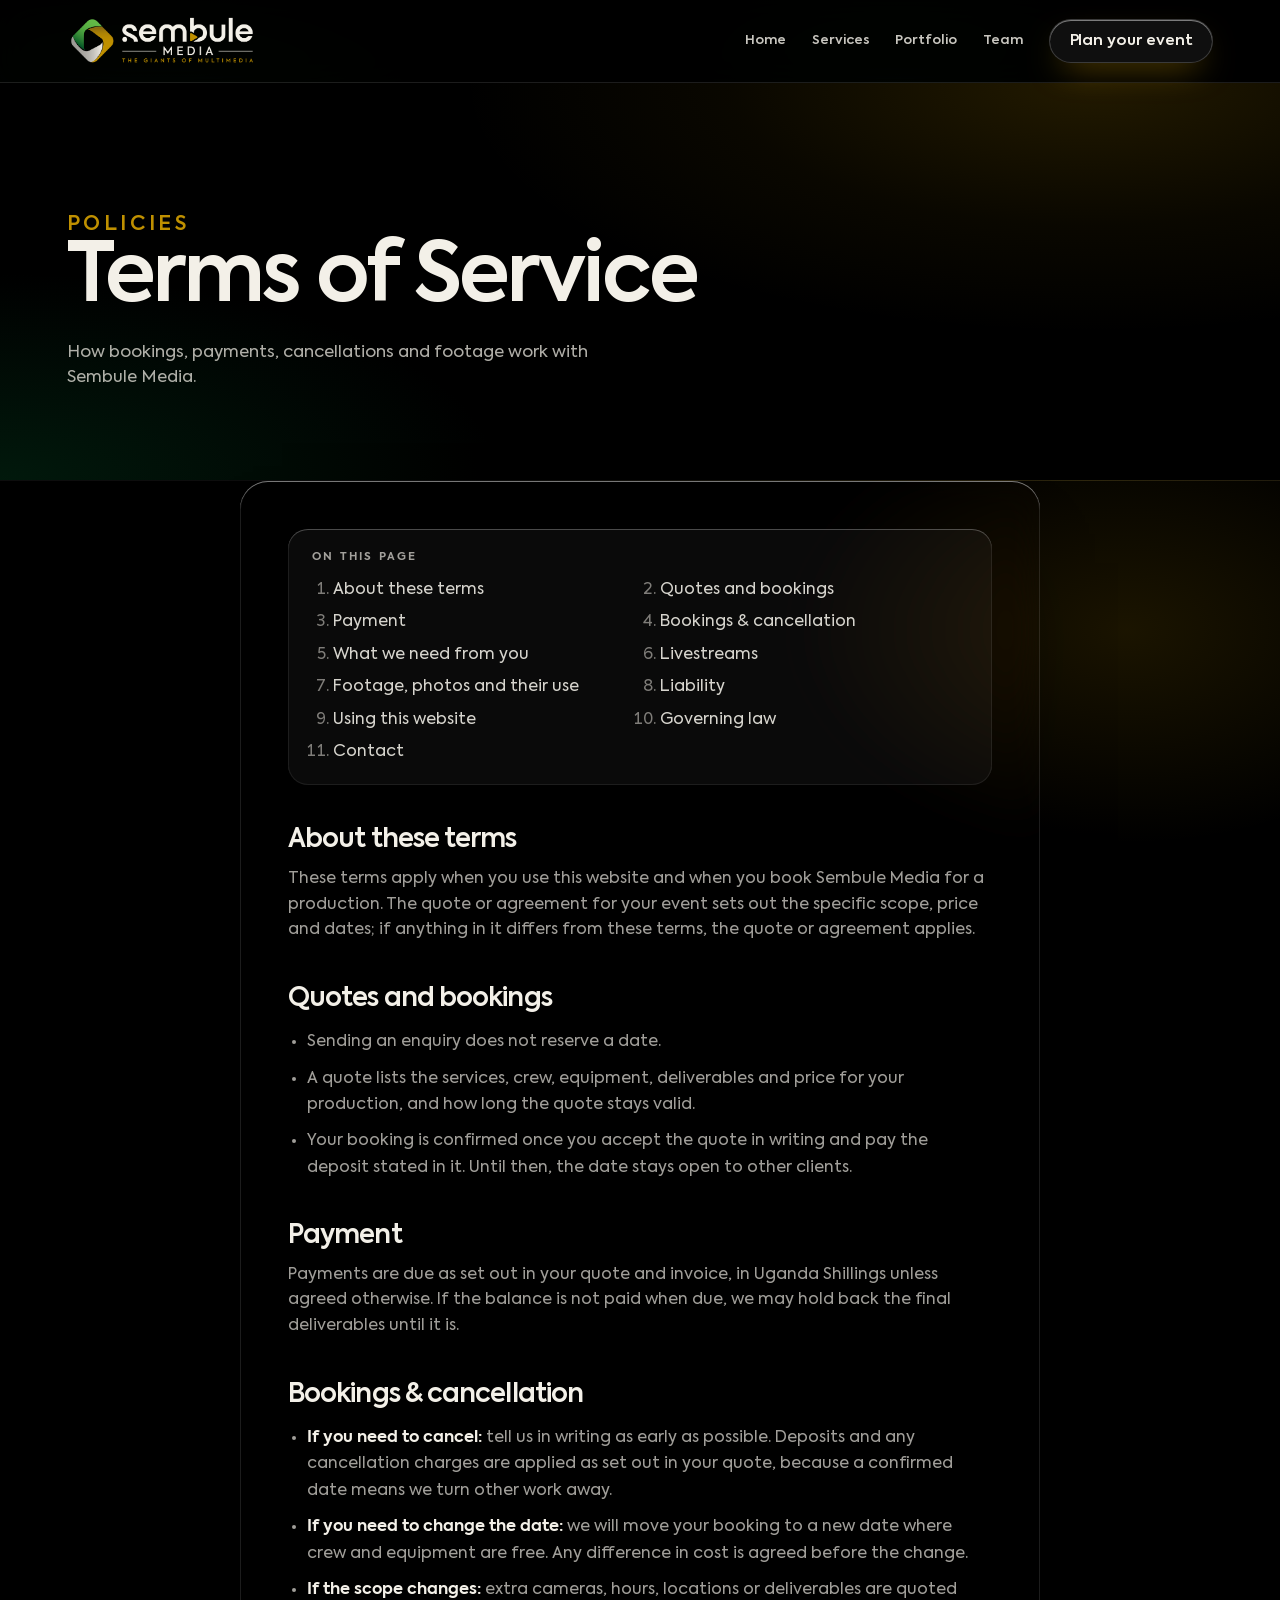
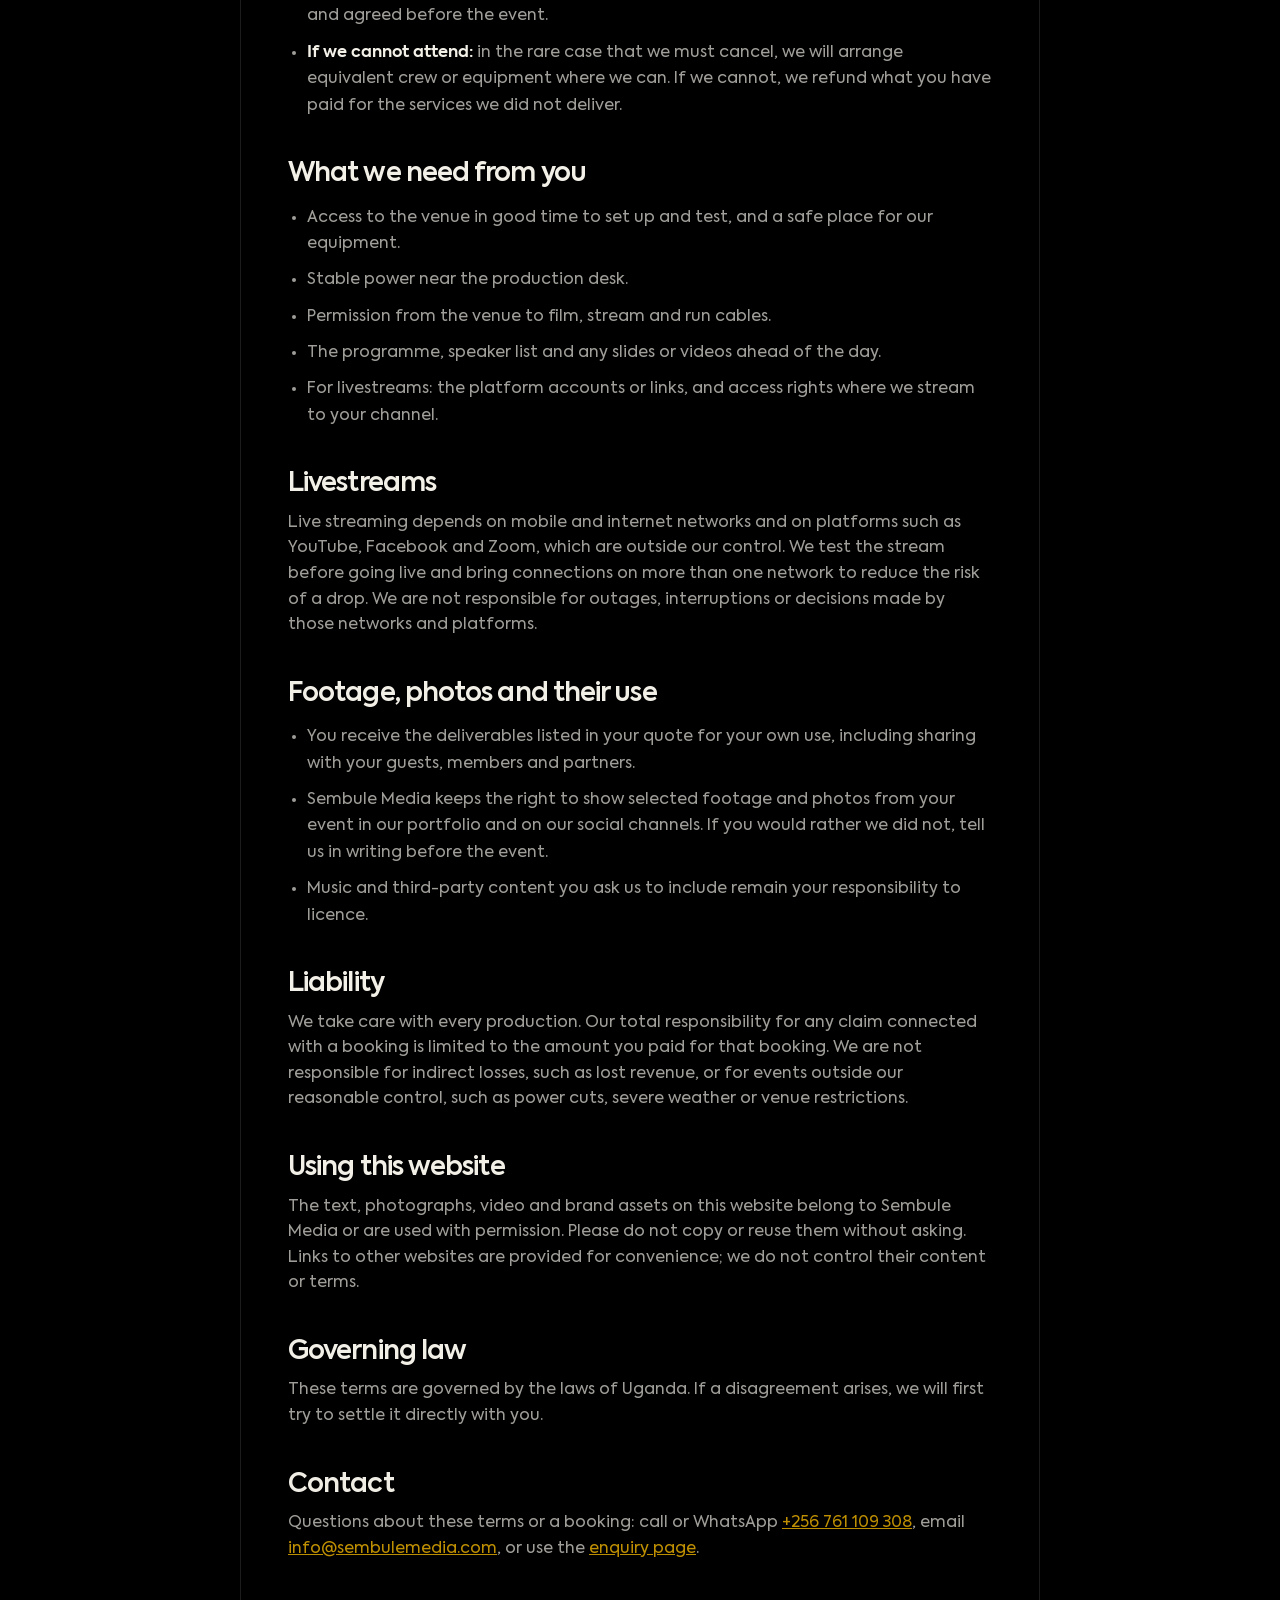
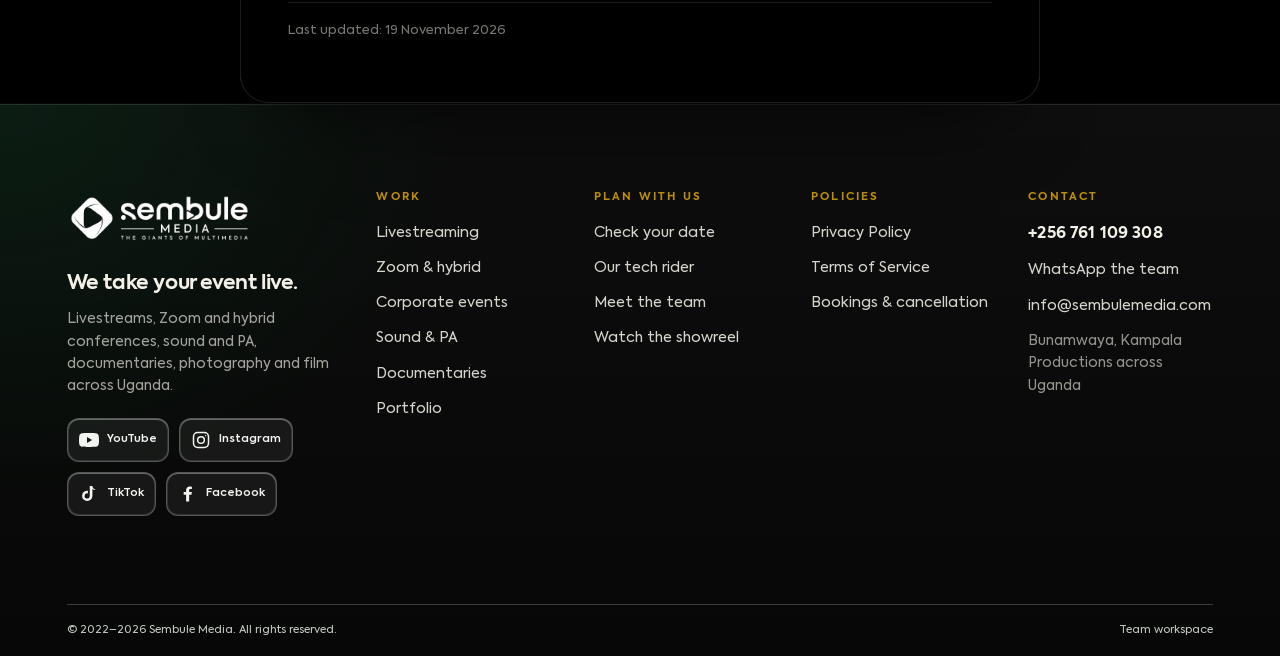
<file: site/terms.html>
<!doctype html>
<html lang="en">
<head>
  <meta charset="utf-8"><meta name="viewport" content="width=device-width, initial-scale=1, viewport-fit=cover"><meta name="theme-color" content="#000000"><meta name="description" content="How bookings, payments, cancellations, livestreams and footage work when you book Sembule Media."><link rel="canonical" href="https://sembulemedia.com/terms.html"><link rel="icon" href="./assets/brand/mark.png" type="image/png"><link rel="apple-touch-icon" href="./assets/brand/icon-192.png"><title>Terms of Service | Sembule Media</title><link rel="preload" href="./assets/fonts/Axiforma-Regular.woff2" as="font" type="font/woff2" crossorigin><link rel="preload" href="./assets/fonts/Axiforma-SemiBold.woff2" as="font" type="font/woff2" crossorigin><link rel="stylesheet" href="./assets/css/fonts.css?v=brand-fonts-1"><link rel="stylesheet" href="./assets/css/motion.css?v=step5-1"><link rel="stylesheet" href="./assets/css/site.css?v=social-footer-20261008"><link rel="stylesheet" href="./assets/css/dark.css?v=services-order-1"><script defer src="./assets/js/site.js?v=phone-1"></script><script defer src="./assets/js/vendor/gsap.min.js"></script><script defer src="./assets/js/vendor/ScrollTrigger.min.js"></script><script defer src="./assets/js/vendor/SplitText.min.js"></script><script defer src="./assets/js/vendor/lenis.min.js"></script><script defer src="./assets/js/motion.js?v=step5-1"></script><script defer src="./assets/js/analytics.js"></script>
<link rel="stylesheet" href="./assets/css/glass-site.css?v=gs-5">
</head>
<body class="site-dark"><a class="skip-link" href="#main">Skip to content</a><header class="site-header"><div class="header-inner"><a class="brand" href="./index.html" aria-label="Sembule Media home"><img src="./assets/brand/logo-colour-dark.png" alt="Sembule Media — The Giants of Multimedia" width="600" height="175"></a><button class="menu-toggle" type="button" data-menu-toggle aria-label="Open menu" aria-expanded="false" aria-controls="main-nav"><span aria-hidden="true"></span></button><nav class="main-nav" id="main-nav" data-main-nav aria-label="Main navigation"><a href="./index.html">Home</a><a href="./services.html">Services</a><a href="./portfolio.html">Portfolio</a><a href="./about.html">Team</a><a class="button" href="./contact.html">Plan your event</a></nav></div></header>
<main id="main"><section class="page-hero"><div class="container"><p class="eyebrow">Policies</p><h1>Terms of Service</h1><div class="page-hero__line">How bookings, payments, cancellations and footage work with Sembule Media.</div></div></section><!-- Plain-language policy written for Sembule Media. Have Sembule confirm the details (phone, email, deposits and cancellation terms in quotes) and a lawyer review it before the site launches. --><section class="section--compact container legal-content"><nav class="legal-toc" aria-label="On this page"><p>On this page</p><ol><li><a href="#about-terms">About these terms</a></li><li><a href="#quotes-bookings">Quotes and bookings</a></li><li><a href="#payment">Payment</a></li><li><a href="#cancellation">Bookings &amp; cancellation</a></li><li><a href="#what-we-need">What we need from you</a></li><li><a href="#livestreams">Livestreams</a></li><li><a href="#footage">Footage, photos and their use</a></li><li><a href="#liability">Liability</a></li><li><a href="#website-use">Using this website</a></li><li><a href="#law">Governing law</a></li><li><a href="#contact-terms">Contact</a></li></ol></nav><h2 id="about-terms">About these terms</h2><p>These terms apply when you use this website and when you book Sembule Media for a production. The quote or agreement for your event sets out the specific scope, price and dates; if anything in it differs from these terms, the quote or agreement applies.</p><h2 id="quotes-bookings">Quotes and bookings</h2><ul><li>Sending an enquiry does not reserve a date.</li><li>A quote lists the services, crew, equipment, deliverables and price for your production, and how long the quote stays valid.</li><li>Your booking is confirmed once you accept the quote in writing and pay the deposit stated in it. Until then, the date stays open to other clients.</li></ul><h2 id="payment">Payment</h2><p>Payments are due as set out in your quote and invoice, in Uganda Shillings unless agreed otherwise. If the balance is not paid when due, we may hold back the final deliverables until it is.</p><h2 id="cancellation">Bookings &amp; cancellation</h2><ul><li><strong>If you need to cancel:</strong> tell us in writing as early as possible. Deposits and any cancellation charges are applied as set out in your quote, because a confirmed date means we turn other work away.</li><li><strong>If you need to change the date:</strong> we will move your booking to a new date where crew and equipment are free. Any difference in cost is agreed before the change.</li><li><strong>If the scope changes:</strong> extra cameras, hours, locations or deliverables are quoted and agreed before the event.</li><li><strong>If we cannot attend:</strong> in the rare case that we must cancel, we will arrange equivalent crew or equipment where we can. If we cannot, we refund what you have paid for the services we did not deliver.</li></ul><h2 id="what-we-need">What we need from you</h2><ul><li>Access to the venue in good time to set up and test, and a safe place for our equipment.</li><li>Stable power near the production desk.</li><li>Permission from the venue to film, stream and run cables.</li><li>The programme, speaker list and any slides or videos ahead of the day.</li><li>For livestreams: the platform accounts or links, and access rights where we stream to your channel.</li></ul><h2 id="livestreams">Livestreams</h2><p>Live streaming depends on mobile and internet networks and on platforms such as YouTube, Facebook and Zoom, which are outside our control. We test the stream before going live and bring connections on more than one network to reduce the risk of a drop. We are not responsible for outages, interruptions or decisions made by those networks and platforms.</p><h2 id="footage">Footage, photos and their use</h2><ul><li>You receive the deliverables listed in your quote for your own use, including sharing with your guests, members and partners.</li><li>Sembule Media keeps the right to show selected footage and photos from your event in our portfolio and on our social channels. If you would rather we did not, tell us in writing before the event.</li><li>Music and third-party content you ask us to include remain your responsibility to licence.</li></ul><h2 id="liability">Liability</h2><p>We take care with every production. Our total responsibility for any claim connected with a booking is limited to the amount you paid for that booking. We are not responsible for indirect losses, such as lost revenue, or for events outside our reasonable control, such as power cuts, severe weather or venue restrictions.</p><h2 id="website-use">Using this website</h2><p>The text, photographs, video and brand assets on this website belong to Sembule Media or are used with permission. Please do not copy or reuse them without asking. Links to other websites are provided for convenience; we do not control their content or terms.</p><h2 id="law">Governing law</h2><p>These terms are governed by the laws of Uganda. If a disagreement arises, we will first try to settle it directly with you.</p><h2 id="contact-terms">Contact</h2><p>Questions about these terms or a booking: call or WhatsApp <a href="tel:+256761109308">+256 761 109 308</a>, email <a href="mailto:info@sembulemedia.com">info@sembulemedia.com</a>, or use the <a href="./contact.html">enquiry page</a>.</p><p class="legal-updated">Last updated: 19 November 2026</p></section></main><footer class="site-footer"><div class="container footer-main footer-main--five"><div class="footer-brand"><a href="./index.html" aria-label="Sembule Media home"><img src="./assets/brand/logo-white-480.png" alt="Sembule Media" width="480" height="140" loading="lazy"></a><p class="footer-tag">We take your event live.</p><p>Livestreams, Zoom and hybrid conferences, sound and PA, documentaries, photography and film across Uganda.</p><div class="footer-socials" role="group" aria-label="Sembule Media social media">
<a href="https://www.youtube.com/channel/UCeszdRUx6osXVRtPzhkYt0Q" target="_blank" rel="noopener noreferrer" aria-label="Sembule Media on YouTube"><svg viewBox="0 0 24 24" aria-hidden="true"><path fill="currentColor" d="M23.5 6.2a3 3 0 0 0-2.1-2.1C19.6 3.6 12 3.6 12 3.6s-7.6 0-9.4.5A3 3 0 0 0 .5 6.2 31 31 0 0 0 0 12a31 31 0 0 0 .5 5.8 3 3 0 0 0 2.1 2.1c1.8.5 9.4.5 9.4.5s7.6 0 9.4-.5a3 3 0 0 0 2.1-2.1A31 31 0 0 0 24 12a31 31 0 0 0-.5-5.8ZM9.6 15.6V8.4l6.2 3.6-6.2 3.6Z"/></svg><span>YouTube</span></a>
<a href="https://www.instagram.com/sembulemedia/" target="_blank" rel="noopener noreferrer" aria-label="Sembule Media on Instagram"><svg viewBox="0 0 24 24" fill="none" stroke="currentColor" stroke-width="1.8" stroke-linecap="round" stroke-linejoin="round" aria-hidden="true"><rect x="3" y="3" width="18" height="18" rx="5"/><circle cx="12" cy="12" r="4"/><circle cx="17.5" cy="6.8" r=".8" fill="currentColor" stroke="none"/></svg><span>Instagram</span></a>
<a href="https://www.tiktok.com/@sembulemedia" target="_blank" rel="noopener noreferrer" aria-label="Sembule Media on TikTok"><svg viewBox="0 0 24 24" aria-hidden="true"><path fill="currentColor" d="M19.6 7.1a5.7 5.7 0 0 1-3.5-1.2v8.3a6.2 6.2 0 1 1-5.4-6.1v3.2a3.1 3.1 0 1 0 2.2 3V2.5h3.2c.2 2 1.5 3.6 3.5 4.1v3.3Z"/></svg><span>TikTok</span></a>
<a href="https://www.facebook.com/share/17ZZ9wmYTv/?mibextid=wwXIfr" target="_blank" rel="noopener noreferrer" aria-label="Sembule Media on Facebook"><svg viewBox="0 0 24 24" aria-hidden="true"><path fill="currentColor" d="M13.4 21v-8.2h2.8l.4-3.2h-3.2v-2c0-.9.3-1.5 1.6-1.5h1.7V3.2c-.3 0-1.4-.2-2.6-.2-2.6 0-4.4 1.6-4.4 4.5v2.1H6.8v3.2h2.9V21h3.7Z"/></svg><span>Facebook</span></a>
</div></div><nav class="footer-col" aria-label="Work"><h2>Work</h2><a href="./services.html#livestream">Livestreaming</a><a href="./services.html#zoom-hybrid">Zoom &amp; hybrid</a><a href="./services.html#events">Corporate events</a><a href="./services.html#sound">Sound &amp; PA</a><a href="./services.html#documentaries">Documentaries</a><a href="./portfolio.html">Portfolio</a></nav><nav class="footer-col" aria-label="Plan with us"><h2>Plan with us</h2><a href="./contact.html">Check your date</a><a href="./services.html#rider-title">Our tech rider</a><a href="./about.html">Meet the team</a><a href="./index.html#showreel">Watch the showreel</a></nav><nav class="footer-col" aria-label="Policies"><h2>Policies</h2><a href="./privacy.html">Privacy Policy</a><a href="./terms.html">Terms of Service</a><a href="./terms.html#cancellation">Bookings &amp; cancellation</a></nav><div class="footer-col footer-contact"><h2>Contact</h2><a href="tel:+256761109308">+256 761 109 308</a><a href="https://wa.me/256761109308" target="_blank" rel="noopener">WhatsApp the team</a><a href="mailto:info@sembulemedia.com">info@sembulemedia.com</a><address>Bunamwaya, Kampala<br>Productions across Uganda</address></div></div><div class="container footer-bottom"><p>© 2022–<span data-year>2026</span> Sembule Media. All rights reserved.</p><p><a href="https://nextos.nextafrica.ai/sembule/index.html">Team workspace</a></p></div></footer></body></html>
</file>
<file: site/assets/css/fonts.css>
/* Sembule Media brand fonts (discovery response: "Surgena, Axiforma").
   Axiforma: the same files the Sembule OS uses, self-hosted here as WOFF2.
   Surgena: headings ask for it first. When the licensed web files arrive, add them to
   assets/fonts/ and uncomment the @font-face rules below; until then headings fall back to Axiforma. */

@font-face { font-family: "Axiforma"; src: url("../fonts/Axiforma-Regular.woff2") format("woff2"); font-weight: 400; font-style: normal; font-display: swap; }
@font-face { font-family: "Axiforma"; src: url("../fonts/Axiforma-SemiBold.woff2") format("woff2"); font-weight: 500 600; font-style: normal; font-display: swap; }
@font-face { font-family: "Axiforma"; src: url("../fonts/Axiforma-Bold.woff2") format("woff2"); font-weight: 700 800; font-style: normal; font-display: swap; }

/*
@font-face { font-family: "Surgena"; src: url("../fonts/Surgena-SemiBold.woff2") format("woff2"); font-weight: 500 600; font-style: normal; font-display: swap; }
@font-face { font-family: "Surgena"; src: url("../fonts/Surgena-Bold.woff2") format("woff2"); font-weight: 700 800; font-style: normal; font-display: swap; }
*/

:root {
  --font-body: "Axiforma", "Segoe UI", Arial, sans-serif;
  --font-display: "Surgena", "Axiforma", "Segoe UI", Arial, sans-serif;
}

/* Body and UI in Axiforma on every page (overrides the Outfit stand-in in home.css and dark.css) */
html, body, .home-dark, .site-dark, button, input, select, textarea { font-family: var(--font-body); }

/* Headings and big display type in Surgena (Axiforma until the Surgena files are added) */
h1, h2, h3,
.h-hero__title, .h-count strong, .page-hero__count strong,
.h-hero__ghost, .h-about__ghost, .h-cta__ghost, .page-hero__ghost { font-family: var(--font-display); }
/* Small uppercase labels that happen to be headings stay in Axiforma */
.footer-col h2, .filter-label { font-family: var(--font-body); }
</file>
<file: site/assets/css/motion.css>
/* Shared motion styles for every page (motion.js): smooth scroll and the cursor label. */

/* Lenis smooth scrolling: it does the easing, so the browser's own smooth scroll must stay off */
html.lenis, html.lenis body { height: auto; }
.lenis.lenis-smooth { scroll-behavior: auto !important; }
.lenis.lenis-smooth [data-lenis-prevent] { overscroll-behavior: contain; }
.lenis.lenis-stopped { overflow: hidden; }

/* Cursor label: a gold pill that follows the pointer over things that play or open */
.m-cursor { position: fixed; z-index: 90; top: 0; left: 0; display: inline-flex; align-items: center; gap: 8px; padding: 10px 16px 10px 12px; border-radius: 999px; color: #000; background: #bf9000; font-family: var(--font-body, inherit); font-size: 13px; font-weight: 700; letter-spacing: .08em; text-transform: uppercase; white-space: nowrap; pointer-events: none; box-shadow: 0 12px 30px -10px rgba(191, 144, 0, .7); will-change: transform; }
.m-cursor__dot { width: 8px; height: 8px; border-radius: 50%; background: #04592a; box-shadow: 0 0 0 3px rgba(4, 89, 42, .35); }
@media (hover: none), (pointer: coarse), (prefers-reduced-motion: reduce) { .m-cursor { display: none; } }
</file>
<file: site/assets/css/site.css>
@charset "utf-8";

:root {
  color-scheme: light;
  --green: #04592a;
  --green-deep: #02391b;
  --gold: #bf9000;
  --black: #080a08;
  --ink: #131713;
  --muted: #626b63;
  --paper: #fff;
  --wash: #f7f5ec;
  --line: #d9ded8;
  --max: 1320px;
  --page-gutter: clamp(20px, 5.2vw, 76px);
  --radius: 14px;
  --ease: cubic-bezier(.2,.75,.25,1);
  font-family: "Segoe UI", Arial, Helvetica, sans-serif;
  font-synthesis: none;
  text-rendering: optimizeLegibility;
}

* { box-sizing: border-box; }
html { scroll-behavior: smooth; scroll-padding-top: 90px; }
body { margin: 0; color: var(--ink); background: var(--paper); font-size: 16px; line-height: 1.6; }
body.menu-open { overflow: hidden; }
img { display: block; max-width: 100%; }
a { color: inherit; }
button, input, select, textarea { font: inherit; }
button, a { -webkit-tap-highlight-color: transparent; }
button { cursor: pointer; }
::selection { color: #fff; background: var(--green); }
:focus-visible { outline: 3px solid var(--gold); outline-offset: 4px; }
.skip-link { position: fixed; z-index: 100; top: 10px; left: 10px; transform: translateY(-160%); padding: 12px 16px; border-radius: 8px; color: #fff; background: var(--green); }
.skip-link:focus { transform: translateY(0); }
.container { width: min(100% - var(--page-gutter) * 2, var(--max)); margin-inline: auto; }
.eyebrow { margin: 0 0 14px; color: var(--green); font-size: 11px; font-weight: 700; letter-spacing: .15em; line-height: 1.4; text-transform: uppercase; }
.eyebrow--gold { color: #f1cc55; }
h1, h2, h3, h4, p { margin-top: 0; }
h1, h2, h3 { line-height: 1.06; letter-spacing: -.045em; }
h1 { font-size: clamp(48px, 7vw, 94px); font-weight: 700; }
h2 { font-size: clamp(36px, 5vw, 66px); }
h3 { font-size: clamp(24px, 3vw, 34px); }
.body-large { max-width: 60ch; color: var(--muted); font-size: clamp(17px, 1.6vw, 20px); line-height: 1.65; }
.button { min-height: 50px; display: inline-flex; align-items: center; justify-content: center; gap: 12px; padding: 13px 20px; border: 1px solid var(--gold); border-radius: 11px; color: var(--black); background: var(--gold); font-size: 13px; font-weight: 700; line-height: 1.2; text-decoration: none; transition: transform 180ms var(--ease), background-color 180ms ease, border-color 180ms ease, color 180ms ease; }
.button:hover { transform: translateY(-2px); background: #d5a719; border-color: #d5a719; }
.button:active { transform: translateY(0) scale(.98); }
.button--outline { color: #fff; border-color: #fff9; background: #080a0870; }
.button--outline:hover { color: var(--ink); background: #fff; border-color: #fff; }
.button--green { color: #fff; border-color: var(--green); background: var(--green); }
.button--green:hover { background: var(--green-deep); border-color: var(--green-deep); }
.arrow { width: 17px; height: 17px; flex: 0 0 auto; }

.site-header { position: sticky; z-index: 30; top: 0; color: var(--ink); background: #fff; border-bottom: 1px solid #e7eae5; }
.header-inner { width: min(100% - var(--page-gutter) * 2, var(--max)); min-height: 82px; margin-inline: auto; display: flex; align-items: center; justify-content: space-between; gap: 30px; }
.brand { width: 190px; flex: 0 0 auto; }
.brand img { width: 100%; height: auto; }
.main-nav { display: flex; align-items: center; gap: clamp(16px, 2vw, 29px); }
.main-nav a { position: relative; padding-block: 12px; color: #323932; font-size: 13px; font-weight: 600; text-decoration: none; }
.main-nav a:not(.button):after { position: absolute; right: 0; bottom: 6px; left: 0; height: 2px; content: ""; background: var(--gold); transform: scaleX(0); transform-origin: left; transition: transform 180ms var(--ease); }
.main-nav a[aria-current="page"]:after, .main-nav a:not(.button):hover:after { transform: scaleX(1); }
.main-nav .button { min-height: 44px; padding: 11px 16px; }
.workspace-link { color: var(--green) !important; font-size: 12px !important; }
.menu-toggle { width: 48px; height: 48px; display: none; place-items: center; border: 1px solid var(--line); border-radius: 10px; color: var(--green); background: #fff; }
.menu-toggle:before { width: 20px; height: 2px; border-radius: 2px; content: ""; background: var(--green); box-shadow: 0 -6px 0 var(--green), 0 6px 0 var(--green); }

.home-hero { position: relative; min-height: min(790px, max(620px, calc(100svh - 82px))); overflow: hidden; color: #fff; background: var(--black); isolation: isolate; }
.hero-track { position: absolute; z-index: -2; inset: 0; display: flex; gap: 12px; padding: 18px var(--page-gutter) 34px; overflow-x: auto; overflow-y: hidden; scrollbar-width: none; scroll-snap-type: x mandatory; overscroll-behavior-inline: contain; touch-action: pan-x pan-y; }
.hero-track::-webkit-scrollbar { display: none; }
.hero-slide { position: relative; flex: 0 0 calc(100% - 100px); min-width: 0; margin: 0; overflow: hidden; border-radius: 12px; background: var(--green-deep); scroll-snap-align: start; }
.hero-slide img { width: 100%; height: 100%; object-fit: cover; }
.hero-slide:first-child img { object-position: 50% 42%; }
.hero-slide:after { position: absolute; inset: 0; content: ""; background: linear-gradient(90deg, #030b06c9 0%, #07100891 42%, #0a100500 84%), linear-gradient(0deg, #050805b0 0%, transparent 65%); }
.hero-wash { position: absolute; z-index: -1; inset: 0; pointer-events: none; background: linear-gradient(90deg, #020603a8 0%, #02060326 58%, transparent 100%); }
.hero-topline { position: absolute; top: 36px; right: var(--page-gutter); left: var(--page-gutter); display: flex; align-items: center; justify-content: space-between; gap: 12px; pointer-events: none; }
.live-mark { display: inline-flex; align-items: center; gap: 9px; border: 1px solid #ff544d; border-radius: 99px; padding: 8px 12px; color: #fff; background: #080a086e; font-size: 10px; font-weight: 700; letter-spacing: .13em; text-transform: uppercase; }
.live-mark:before { width: 8px; height: 8px; border-radius: 50%; content: ""; background: #ed3935; box-shadow: 0 0 0 4px #ed393533; }
.hero-index { color: #fff; font-size: 11px; font-variant-numeric: tabular-nums; letter-spacing: .12em; }
.hero-copy { position: absolute; right: var(--page-gutter); bottom: 91px; left: var(--page-gutter); z-index: 2; width: min(720px, calc(100% - var(--page-gutter) * 2)); }
.hero-copy .eyebrow { color: #f0c640; }
.hero-copy h1 { max-width: 740px; margin: 0 0 15px; font-size: clamp(48px, 7.2vw, 94px); line-height: .99; text-wrap: balance; }
.hero-copy h1 span { color: #f0c640; }
.hero-copy p:not(.eyebrow) { max-width: 48ch; margin-bottom: 0; color: #f3f5f0; font-size: clamp(15px, 1.5vw, 18px); line-height: 1.55; }
.hero-actions { display: flex; flex-wrap: wrap; gap: 10px; margin-top: 22px; }
.hero-controls { position: absolute; right: var(--page-gutter); bottom: 42px; z-index: 4; display: flex; align-items: center; gap: 10px; }
.hero-arrow { width: 44px; height: 44px; display: grid; place-items: center; border: 1px solid #ffffff80; border-radius: 50%; color: #fff; background: #080a0840; font-size: 21px; line-height: 1; transition: color 160ms ease, background-color 160ms ease; }
.hero-arrow:hover { color: var(--black); background: #fff; }
.hero-dot { width: 32px; min-width: 44px; height: 44px; display: grid; place-items: center; border: 0; background: transparent; }
.hero-dot:before { width: 22px; height: 2px; border-radius: 3px; content: ""; background: #ffffff85; transition: width 180ms ease, background-color 180ms ease; }
.hero-dot[aria-current="true"]:before { width: 36px; background: #f0c640; }
.hero-step { min-width: 48px; color: #fff; font-size: 11px; letter-spacing: .1em; text-align: right; }
.hero-base { position: absolute; right: -8%; bottom: -94px; left: -8%; z-index: 3; height: 130px; border-radius: 50% 50% 0 0 / 100% 100% 0 0; background: var(--paper); pointer-events: none; }
.hero-services { display: flex; flex-wrap: wrap; gap: 8px 0; align-items: center; border-bottom: 1px solid var(--line); padding-block: 18px; }
.hero-services span { padding: 4px 18px; border-right: 1px solid var(--line); color: var(--green); font-size: 11px; font-weight: 700; letter-spacing: .07em; text-transform: uppercase; }
.hero-services span:first-child { padding-left: 0; }
.hero-services span:last-child { border: 0; }

.section { padding-block: clamp(74px, 9vw, 132px); }
.section--compact { padding-block: clamp(54px, 6vw, 84px); }
.section-heading { max-width: 780px; margin-bottom: 38px; }
.section-heading h2 { margin-bottom: 15px; }
.section-heading p { max-width: 58ch; margin-bottom: 0; color: var(--muted); font-size: 17px; }
.service-feature { display: grid; grid-template-columns: minmax(0, 1.18fr) minmax(260px, .82fr); gap: 14px; }
.service-lead { position: relative; min-height: 560px; display: flex; align-items: end; overflow: hidden; border-radius: var(--radius); color: #fff; background: var(--green-deep); }
.service-lead img { position: absolute; inset: 0; width: 100%; height: 100%; object-fit: cover; }
.service-lead:after { position: absolute; inset: 0; content: ""; background: linear-gradient(0deg, #030804e6 0%, #03080430 58%, transparent); }
.service-lead-copy { position: relative; z-index: 1; max-width: 600px; padding: clamp(26px, 4vw, 54px); }
.service-lead-copy h3 { max-width: 520px; margin-bottom: 12px; font-size: clamp(34px, 4.5vw, 58px); }
.service-lead-copy p { max-width: 52ch; color: #eef2ec; }
.service-side { display: grid; grid-template-rows: 1fr 1fr; gap: 14px; }
.service-side-card { position: relative; min-height: 270px; display: flex; align-items: end; overflow: hidden; border-radius: var(--radius); color: #fff; background: var(--green); }
.service-side-card img { position: absolute; inset: 0; width: 100%; height: 100%; object-fit: cover; transition: transform 600ms var(--ease); }
.service-side-card:after { position: absolute; inset: 0; content: ""; background: linear-gradient(0deg, #050805d9, #05080505 82%); }
.service-side-card:hover img { transform: scale(1.035); }
.service-side-card div { position: relative; z-index: 1; padding: 25px; }
.service-side-card h3 { margin: 0; font-size: clamp(24px, 3vw, 34px); }
.service-side-card p { margin: 6px 0 0; color: #edf3ec; font-size: 14px; }
.text-link { display: inline-flex; align-items: center; gap: 9px; color: var(--green); font-size: 13px; font-weight: 700; text-decoration-thickness: 1px; text-underline-offset: 5px; }
.text-link:hover { color: #023a1c; }

.work-band { background: var(--wash); }
.work-head { display: flex; align-items: end; justify-content: space-between; gap: 26px; margin-bottom: 34px; }
.work-head h2 { max-width: 650px; margin: 0; }
.work-head p { max-width: 35ch; margin: 0; color: var(--muted); font-size: 14px; }
.work-grid { display: grid; grid-template-columns: 1.1fr .9fr 1fr; align-items: start; gap: 16px; }
.work-card { min-width: 0; }
.work-card:nth-child(2) { margin-top: 68px; }
.work-image { position: relative; display: block; aspect-ratio: 1.18; overflow: hidden; border-radius: 12px; background: #dce3da; }
.work-card:nth-child(2) .work-image { aspect-ratio: .92; }
.work-image img { width: 100%; height: 100%; object-fit: cover; transition: transform 550ms var(--ease); }
.work-image:hover img { transform: scale(1.035); }
.work-caption { display: flex; justify-content: space-between; gap: 12px; padding-top: 13px; }
.work-caption h3 { margin: 0; font-size: 17px; letter-spacing: -.025em; }
.work-caption span { color: var(--green); font-size: 11px; font-weight: 700; }
.voices-feature { display: grid; grid-template-columns: minmax(0, 1fr) minmax(0, .9fr); align-items: center; gap: clamp(26px, 6vw, 88px); }
.voices-image { min-height: 360px; overflow: hidden; border-radius: 13px; background: #dce3da; }
.voices-image img { width: 100%; height: 100%; min-height: 360px; object-fit: cover; }
.voices-copy h2 { margin-bottom: 16px; font-size: clamp(32px, 4.3vw, 54px); }
.voices-copy p:not(.eyebrow) { max-width: 50ch; color: var(--muted); }
.voices-copy .text-link { margin-top: 7px; }

.statement { display: grid; grid-template-columns: .7fr 1.3fr; align-items: start; gap: 7%; }
.statement-mark { width: 72px; height: 4px; margin-top: 16px; background: var(--gold); }
.statement h2 { max-width: 900px; margin: 0; font-size: clamp(36px, 6vw, 74px); }
.statement h2 em { color: var(--green); font-style: normal; }
.statement p { max-width: 56ch; margin: 22px 0 0; color: var(--muted); font-size: 17px; }

.process-section { color: #fff; background: var(--green); }
.process-section .section-heading p { color: #e1eee4; }
.process-row { display: grid; grid-template-columns: repeat(3, minmax(0, 1fr)); border-top: 1px solid #ffffff65; }
.process-step { padding: 24px 22px 0 0; }
.process-step + .process-step { padding-left: 22px; border-left: 1px solid #ffffff65; }
.process-step span { display: block; margin-bottom: 28px; color: #f2cf59; font-size: 11px; font-weight: 700; letter-spacing: .1em; }
.process-step h3 { margin-bottom: 8px; font-size: 24px; }
.process-step p { max-width: 34ch; margin-bottom: 0; color: #e4eee5; font-size: 14px; }

.quote-section { position: relative; overflow: hidden; background: var(--black); color: #fff; }
.quote-section:after { position: absolute; right: -140px; bottom: -360px; width: 620px; height: 620px; border: 1px solid #bf90004d; border-radius: 50%; content: ""; box-shadow: 0 0 0 54px #bf900014, 0 0 0 108px #bf90000d; }
.quote-inner { position: relative; z-index: 1; max-width: 980px; }
.quote-inner h2 { margin-bottom: 20px; }
.quote-inner p:not(.eyebrow) { max-width: 56ch; color: #d5ddd5; font-size: 17px; }
.quote-inner .button { margin-top: 10px; }

.page-hero { padding-block: clamp(70px, 10vw, 130px) clamp(48px, 7vw, 90px); }
.page-hero h1 { max-width: 980px; margin-bottom: 20px; font-size: clamp(46px, 7vw, 88px); }
.page-hero p { max-width: 62ch; margin-bottom: 0; color: var(--muted); font-size: clamp(17px, 1.6vw, 20px); }
.page-hero--green { color: #fff; background: var(--green); }
.page-hero--green .eyebrow { color: #f1cc55; }
.page-hero--green p { color: #e2eee5; }
.services-list { border-top: 1px solid var(--line); }
.service-row { display: grid; grid-template-columns: 70px minmax(0, 1fr) minmax(180px, .44fr); gap: 24px; align-items: start; padding: 28px 0; border-bottom: 1px solid var(--line); }
.service-row-index { color: var(--green); font-size: 13px; font-weight: 700; }
.service-row h2 { margin: 0 0 9px; font-size: clamp(25px, 3.2vw, 38px); }
.service-row p { max-width: 60ch; margin: 0; color: var(--muted); }
.service-row-note { color: var(--green); font-size: 12px; font-weight: 700; text-align: right; }
.service-row-note a { text-decoration: underline; text-underline-offset: 4px; }
.service-callout { display: grid; grid-template-columns: 1.1fr .9fr; align-items: center; gap: 35px; margin-top: 60px; padding: clamp(28px, 5vw, 62px); border-radius: 14px; background: var(--wash); }
.service-callout h2 { margin: 0; font-size: clamp(30px, 4vw, 48px); }
.service-callout p { margin-bottom: 18px; color: var(--muted); }

.portfolio-filters { display: grid; gap: 12px; margin: 0 0 36px; }
.portfolio-toolbar { display: flex; flex-wrap: wrap; align-items: center; gap: 8px; margin: 0; }
.filter-label { min-width: 88px; margin-right: 4px; color: var(--muted); font-size: 11px; font-weight: 700; letter-spacing: .08em; text-transform: uppercase; }
.portfolio-empty { margin: 8px 0 0; padding: 18px 20px; border: 1px solid var(--line); border-radius: 10px; color: var(--muted); font-size: 14px; }
.text-button { padding: 0; border: 0; color: var(--green); background: none; font: inherit; font-weight: 700; text-decoration: underline; text-underline-offset: 4px; cursor: pointer; }
.filter-button { min-height: 44px; padding: 9px 15px; border: 1px solid var(--line); border-radius: 99px; color: var(--ink); background: #fff; font-size: 12px; font-weight: 600; transition: border-color 160ms ease, color 160ms ease, background-color 160ms ease; }
.filter-button:hover { border-color: var(--green); color: var(--green); }
.filter-button[aria-pressed="true"] { border-color: var(--green); color: #fff; background: var(--green); }
.portfolio-grid { display: grid; grid-template-columns: repeat(12, minmax(0, 1fr)); gap: 34px 18px; align-items: stretch; }
.portfolio-item { grid-column: span 4; min-width: 0; display: flex; flex-direction: column; }
.portfolio-item[hidden] { display: none; }
.portfolio-photo { position: relative; display: block; aspect-ratio: 1.12; overflow: hidden; border-radius: 12px; background: #dfe4df; }
.portfolio-photo img { width: 100%; height: 100%; object-fit: cover; transition: transform 550ms var(--ease); }
a.portfolio-photo:hover img { transform: scale(1.035); }
.portfolio-item h2 { margin: 13px 0 4px; font-size: 18px; letter-spacing: -.025em; }
.portfolio-item p { margin: 0; color: var(--muted); font-size: 12px; }
.portfolio-video { display: grid; place-items: center; color: #fff; background: var(--green); text-decoration: none; }
.portfolio-video:after { position: absolute; inset: 0; content: ""; background: linear-gradient(0deg, #030804d9, #03080422 75%); }
.portfolio-video span { position: absolute; z-index: 1; right: 18px; bottom: 18px; left: 18px; display: block; color: #fff; }
.portfolio-video strong { font-size: 18px; }
.portfolio-video small { display: block; margin-top: 5px; color: #e5f0e7; }
.portfolio-note { margin-top: 48px; padding: 18px 20px; border: 1px solid var(--line); border-radius: 10px; color: #4d564e; font-size: 13px; }

.about-story { display: grid; grid-template-columns: .85fr 1.15fr; gap: 7%; align-items: center; }
.about-story h2 { margin: 0 0 18px; font-size: clamp(34px, 4.6vw, 58px); }
.about-story p { max-width: 55ch; color: var(--muted); }
.about-image { min-height: 500px; overflow: hidden; border-radius: 13px; background: #dce3da; }
.about-image img { width: 100%; height: 100%; min-height: 500px; object-fit: cover; }
.about-values { display: grid; grid-template-columns: repeat(3, minmax(0, 1fr)); gap: 0; margin-top: 54px; border-top: 1px solid var(--line); }
.about-value { padding: 22px 22px 0 0; }
.about-value + .about-value { padding-left: 22px; border-left: 1px solid var(--line); }
.about-value h3 { margin-bottom: 8px; font-size: 20px; }
.about-value p { margin: 0; color: var(--muted); font-size: 14px; }
.coverage-band { color: #fff; background: var(--green); }
.coverage-band .eyebrow { color: #f1cc55; }
.coverage-band h2 { max-width: 850px; margin: 0 0 20px; }
.coverage-band p { max-width: 58ch; margin: 0; color: #e4eee5; font-size: 17px; }

.contact-layout { display: grid; grid-template-columns: .75fr 1.25fr; gap: 8%; align-items: start; }
.contact-aside { position: sticky; top: 120px; }
.contact-aside h2 { margin-bottom: 15px; font-size: 34px; }
.contact-aside p { color: var(--muted); }
.contact-detail { margin-top: 28px; padding-top: 19px; border-top: 1px solid var(--line); }
.contact-detail strong { display: block; margin-bottom: 5px; color: var(--green); font-size: 12px; }
.contact-detail a { font-size: 14px; text-underline-offset: 4px; }
.contact-map { margin-top: 28px; overflow: hidden; border: 1px solid var(--line); border-radius: 12px; background: #dfe4df; }
.contact-map iframe { display: block; width: 100%; height: 240px; border: 0; }
.contact-map a { display: block; padding: 12px 14px; color: var(--green); font-size: 13px; font-weight: 700; text-underline-offset: 4px; }
.contact-form { padding: clamp(22px, 4vw, 46px); border-radius: 13px; background: var(--wash); }
.contact-form h2 { margin-bottom: 8px; font-size: 30px; }
.form-intro { margin-bottom: 27px; color: var(--muted); font-size: 14px; }
.form-grid { display: grid; grid-template-columns: repeat(2, minmax(0, 1fr)); gap: 18px 14px; }
.form-field { min-width: 0; }
.form-field--full { grid-column: 1 / -1; }
.form-field label { display: block; margin-bottom: 7px; color: #29322a; font-size: 12px; font-weight: 700; }
.form-field input, .form-field select, .form-field textarea { width: 100%; min-height: 50px; padding: 12px 13px; border: 1px solid #aab4aa; border-radius: 8px; color: var(--ink); background: #fff; font-size: 14px; }
.form-field textarea { min-height: 132px; resize: vertical; }
.form-field input:focus, .form-field select:focus, .form-field textarea:focus { outline: 3px solid #bf90004d; border-color: var(--green); }
.form-help { margin: 10px 0 0; color: #515c52; font-size: 12px; }
.form-status { min-height: 24px; margin: 14px 0 0; color: var(--green); font-size: 13px; }
.honeypot { position: absolute !important; width: 1px !important; height: 1px !important; overflow: hidden !important; clip: rect(0,0,0,0) !important; white-space: nowrap !important; }

.legal-content { max-width: 800px; }
.legal-content h2 { margin: 42px 0 12px; font-size: 26px; letter-spacing: -.03em; }
.legal-content p, .legal-content li { color: #4e574f; }
.draft-note { margin: 24px 0 0; padding: 17px 20px; border-radius: 9px; color: #2b321c; background: #f5ebc9; font-size: 13px; }

.site-footer { color: #fff; background: var(--black); }
.footer-main { display: grid; grid-template-columns: 1.4fr .8fr .8fr; gap: 45px; padding-block: 64px; }
.footer-brand img { width: 185px; height: auto; object-fit: contain; }
.footer-brand p { max-width: 42ch; margin: 20px 0 0; color: #c9d0c9; font-size: 14px; }
.footer-col h2 { margin: 0 0 17px; color: #f1cc55; font-size: 11px; font-weight: 700; letter-spacing: .12em; text-transform: uppercase; }
.footer-col a { display: table; margin: 9px 0; color: #f2f4f0; font-size: 13px; text-decoration: none; }
.footer-col a:hover { text-decoration: underline; text-underline-offset: 4px; }
.footer-socials { display: flex; flex-wrap: wrap; gap: 10px; margin-top: 20px; }
.footer-socials a { min-height: 44px; display: inline-flex; align-items: center; justify-content: center; gap: 8px; margin: 0; padding: 0 11px; border: 1px solid #ffffff45; border-radius: 12px; color: #f2f4f0; background: #ffffff08; font-size: 11px; font-weight: 600; text-decoration: none; transition: color 180ms var(--ease), background-color 180ms var(--ease), border-color 180ms var(--ease), transform 180ms var(--ease); }
.footer-socials a:hover { color: var(--black); background: #f1cc55; border-color: #f1cc55; text-decoration: none; transform: translateY(-2px); }
.footer-socials svg { width: 20px; height: 20px; display: block; }
.footer-socials a:focus-visible { outline-color: #f1cc55; outline-offset: 4px; }
.footer-bottom { display: flex; justify-content: space-between; gap: 16px; padding-block: 17px; border-top: 1px solid #ffffff35; color: #c4cbc4; font-size: 11px; }
.footer-bottom p { margin: 0; }
.footer-bottom a { color: inherit; }

@media (max-width: 980px) {
  .header-inner { min-height: 74px; }
  .brand { width: 166px; }
  .main-nav { gap: 13px; }
  .main-nav a { font-size: 12px; }
  .main-nav .button { padding-inline: 13px; }
  .service-feature { grid-template-columns: 1fr 1fr; }
  .service-lead { min-height: 540px; }
  .service-side-card { min-height: 263px; }
}

@media (max-width: 760px) {
  :root { --page-gutter: 22px; }
  body { font-size: 15px; }
  .header-inner { min-height: 70px; }
  .brand { width: 158px; }
  .menu-toggle { display: grid; }
  .main-nav { position: fixed; top: 70px; right: 0; bottom: 0; left: 0; display: flex; align-items: stretch; flex-direction: column; gap: 0; padding: 20px var(--page-gutter) 34px; overflow-y: auto; background: #fff; transform: translateX(102%); transition: transform 250ms var(--ease); }
  .menu-open .main-nav { transform: translateX(0); }
  .main-nav a { padding: 15px 0; border-bottom: 1px solid var(--line); font-size: 18px; }
  .main-nav a:after { display: none; }
  .main-nav .button { width: 100%; margin-top: 18px; border: 0; }
  .workspace-link { order: 1; }
  .home-hero { min-height: 680px; min-height: min(760px, max(680px, 92svh)); }
  .hero-track { gap: 9px; padding: 10px var(--page-gutter) 26px; }
  .hero-slide { flex-basis: calc(100% - 48px); }
  .hero-topline { top: 22px; }
  .hero-copy { bottom: 98px; width: calc(100% - var(--page-gutter) * 2); }
  .hero-copy h1 { max-width: 570px; font-size: clamp(44px, 11vw, 66px); }
  .hero-copy p:not(.eyebrow) { max-width: 39ch; font-size: 15px; }
  .hero-actions { gap: 8px; }
  .hero-controls { right: var(--page-gutter); bottom: 43px; gap: 5px; }
  .hero-services { display: grid; grid-template-columns: 1fr 1fr; gap: 7px 0; padding-block: 14px; }
  .hero-services span { padding: 4px 8px; border-right: 0; font-size: 9px; }
  .hero-services span:first-child { padding-left: 8px; }
  .section-heading { margin-bottom: 26px; }
  .service-feature { grid-template-columns: 1fr; }
  .service-lead { min-height: 480px; }
  .service-side { grid-template-columns: 1fr 1fr; grid-template-rows: none; }
  .service-side-card { min-height: 260px; }
  .service-side-card div { padding: 17px; }
  .service-side-card h3 { font-size: 23px; }
  .service-side-card p { font-size: 12px; }
  .work-head { display: block; }
  .work-head p { margin-top: 14px; }
  .work-grid { grid-template-columns: 1fr 1fr; gap: 24px 12px; }
  .work-card:nth-child(2) { margin-top: 35px; }
  .work-card:last-child { grid-column: 1 / -1; width: 72%; margin: -15px auto 0; }
  .voices-feature { grid-template-columns: 1fr; gap: 25px; }
  .voices-image, .voices-image img { min-height: 320px; }
  .statement { grid-template-columns: 1fr; gap: 20px; }
  .statement-mark { margin-top: 0; }
  .process-row { grid-template-columns: 1fr; }
  .process-step, .process-step + .process-step { padding: 20px 0; border-left: 0; border-bottom: 1px solid #ffffff65; }
  .process-step span { margin-bottom: 12px; }
  .service-row { grid-template-columns: 34px minmax(0,1fr); gap: 9px 12px; }
  .service-row-note { grid-column: 2; text-align: left; }
  .service-callout { grid-template-columns: 1fr; gap: 16px; }
  .portfolio-grid { grid-template-columns: repeat(2, minmax(0,1fr)); gap: 28px 12px; }
  .portfolio-item { grid-column: auto; }
  .about-story { grid-template-columns: 1fr; gap: 28px; }
  .about-image, .about-image img { min-height: 370px; }
  .contact-layout { grid-template-columns: 1fr; gap: 34px; }
  .contact-aside { position: static; }
  .footer-main { grid-template-columns: 1fr 1fr; gap: 32px 24px; padding-block: 48px; }
  .footer-brand { grid-column: 1 / -1; }
  /* Closed menu: off screen and out of the keyboard order */
  .main-nav { visibility: hidden; transition: transform 250ms var(--ease), visibility 0s linear 250ms; }
  .menu-open .main-nav { visibility: visible; transition: transform 250ms var(--ease), visibility 0s; }
  /* Footer links: 44px tap targets on a phone */
  .footer-col a { min-height: 44px; display: flex; align-items: center; margin: 0; }
}

@media (max-width: 520px) {
  :root { --page-gutter: 17px; }
  h1 { font-size: clamp(43px, 12vw, 59px); }
  .button { min-height: 48px; padding: 12px 14px; font-size: 12px; }
  .home-hero { min-height: 690px; min-height: max(690px, 92svh); }
  .hero-track { gap: 8px; }
  .hero-slide { flex-basis: calc(100% - 35px); }
  .hero-copy { bottom: 99px; }
  .hero-copy h1 { max-width: 100%; font-size: clamp(36px, 10.2vw, 50px); }
  .hero-copy p:not(.eyebrow) { font-size: 14px; }
  .hero-actions { display: grid; grid-template-columns: 1fr 1fr; }
  .hero-actions .button { min-width: 0; padding-inline: 8px; text-align: center; }
  .hero-base { bottom: -104px; height: 126px; }
  .live-mark { padding: 7px 10px; font-size: 9px; }
  .hero-index { font-size: 10px; }
  .service-lead { min-height: 440px; }
  .service-lead-copy { padding: 22px; }
  .service-side { grid-template-columns: 1fr; }
  .service-side-card { min-height: 230px; }
  .work-grid { gap: 22px 9px; }
  .work-card:nth-child(2) { margin-top: 25px; }
  .work-card:last-child { width: 90%; margin-top: -7px; }
  .work-caption { display: block; }
  .work-caption span { display: block; margin-top: 5px; }
  .portfolio-grid { grid-template-columns: 1fr; }
  .portfolio-photo { aspect-ratio: 1.08; }
  .form-grid { grid-template-columns: 1fr; }
  .form-field--full { grid-column: auto; }
  .contact-form { padding: 21px 16px; }
  .footer-main { gap: 30px 18px; }
  .footer-brand img { width: 165px; }
  .footer-bottom { align-items: start; flex-direction: column; }
}

@media (prefers-reduced-motion: reduce) {
  *, *::before, *::after { scroll-behavior: auto !important; animation-duration: .01ms !important; animation-iteration-count: 1 !important; transition-duration: .01ms !important; }
}

/* Portfolio filters and contact on small screens */
@media (max-width: 640px) {
  .filter-label { flex-basis: 100%; margin-bottom: 2px; }
  .contact-map iframe { height: 200px; }
}
.contact-detail .contact-whatsapp { margin-top: 4px; color: #fff; font-size: 14px; text-decoration: none; }
</file>
<file: site/assets/css/home.css>
/* Sembule Media homepage: premium dark.
   Brand colours only (black, #BF9000 gold, #04592A green) plus warm neutrals for text.
   Loaded after site.css on index.html only. */

.home-dark {
  --h-bg: #000;
  --h-bg-2: #070807;
  --h-text: #f3f0e8;
  --h-muted: rgba(243, 240, 232, .66);
  --h-faint: rgba(243, 240, 232, .08);
  --h-line: rgba(255, 255, 255, .11);
  --h-gold: #bf9000;
  --h-gold-glow: rgba(191, 144, 0, .28);
  --h-green: #04592a;
  --h-ease: cubic-bezier(.22, 1, .36, 1);
  --h-head: 82px;
  color-scheme: dark;
  color: var(--h-text);
  background: var(--h-bg);
  font-family: var(--font-body, "Axiforma", "Segoe UI", Arial, sans-serif);
  -webkit-font-smoothing: antialiased;
}
.home-dark ::selection { color: #000; background: var(--h-gold); }

/* ---------- Header over the dark page ---------- */
.home-dark .site-header { position: fixed; right: 0; left: 0; color: var(--h-text); background: transparent; border-bottom: 1px solid transparent; transition: background-color 300ms var(--h-ease), border-color 300ms var(--h-ease), backdrop-filter 300ms var(--h-ease); }
.home-dark .site-header.is-scrolled { background: rgba(0, 0, 0, .72); border-bottom-color: var(--h-line); -webkit-backdrop-filter: blur(16px) saturate(140%); backdrop-filter: blur(16px) saturate(140%); }
.home-dark .main-nav a { color: rgba(243, 240, 232, .82); }
.home-dark .main-nav a:not(.button):hover, .home-dark .main-nav a[aria-current="page"] { color: var(--h-text); }
.home-dark .main-nav .button { min-height: 44px; padding: 0 20px; border: 1px solid rgba(255, 255, 255, .18); border-radius: 999px; color: var(--h-text); background: rgba(255, 255, 255, .06); }
.home-dark .main-nav .button:hover { color: #000; background: var(--h-gold); border-color: var(--h-gold); }
.home-dark .menu-toggle { color: var(--h-text); background: rgba(255, 255, 255, .06); border-color: rgba(255, 255, 255, .18); border-radius: 999px; }
.home-dark .menu-toggle:before { background: var(--h-text); box-shadow: 0 -6px 0 var(--h-text), 0 6px 0 var(--h-text); }

/* ---------- Shared pieces ---------- */
.h-wrap { position: relative; z-index: 1; width: min(100% - var(--page-gutter) * 2, 1320px); margin-inline: auto; }
.h-section { position: relative; overflow: hidden; padding-block: clamp(72px, 9vh, 120px); background: var(--h-bg); }
.h-services, .h-work, .h-clients { background: var(--h-bg-2); }
.h-section + .h-section { border-top: 1px solid rgba(255, 255, 255, .05); }

.h-eyebrow { display: inline-flex; align-items: center; gap: 10px; margin: 0 0 18px; color: var(--h-gold); font-size: 12px; font-weight: 600; letter-spacing: .18em; line-height: 1.4; text-transform: uppercase; }
.h-live { width: 8px; height: 8px; flex: 0 0 auto; border-radius: 50%; background: #0b8a45; box-shadow: 0 0 0 4px rgba(4, 89, 42, .45), 0 0 14px rgba(11, 138, 69, .8); }

.home-dark main h1, .home-dark main h2, .home-dark main h3 { color: var(--h-text); font-weight: 600; letter-spacing: -.035em; text-wrap: balance; }
.home-dark main h2 { max-width: 17ch; margin: 0; font-size: clamp(36px, 4.4vw, 66px); line-height: 1.02; }

.h-head { display: grid; grid-template-columns: minmax(0, 1.15fr) minmax(0, .85fr); align-items: start; gap: 28px 64px; margin-bottom: clamp(36px, 5vh, 60px); }
.h-head--center { grid-template-columns: 1fr; justify-items: center; text-align: center; }
.h-head--center h2 { max-width: 20ch; }
.h-head__lede { max-width: 46ch; margin: 0; color: var(--h-muted); font-size: clamp(16px, 1.25vw, 18px); line-height: 1.65; }
.h-head__side { display: grid; justify-items: start; gap: 18px; }

/* Buttons: one pill family, gold for the main action, glass for the second */
.h-actions { display: flex; flex-wrap: wrap; gap: 12px; }
.h-actions--center { justify-content: center; }
.h-btn { min-height: 54px; display: inline-flex; align-items: center; justify-content: center; gap: 12px; padding: 0 28px; border: 1px solid transparent; border-radius: 999px; font-size: 15px; font-weight: 600; letter-spacing: -.005em; line-height: 1; text-decoration: none; transition: transform 220ms var(--h-ease), box-shadow 220ms var(--h-ease), background-color 220ms var(--h-ease), border-color 220ms var(--h-ease); }
.h-btn:hover { transform: translateY(-2px); }
.h-btn:active { transform: translateY(0) scale(.97); transition-duration: 90ms; }
.h-btn--gold { color: #000; background: var(--h-gold); box-shadow: 0 12px 34px -12px var(--h-gold-glow), inset 0 1px 0 rgba(255, 255, 255, .28); }
.h-btn--gold:hover { box-shadow: 0 18px 44px -12px rgba(191, 144, 0, .55), inset 0 1px 0 rgba(255, 255, 255, .32); }
.h-btn--glass { color: var(--h-text); background: rgba(255, 255, 255, .06); border-color: rgba(255, 255, 255, .16); -webkit-backdrop-filter: blur(14px); backdrop-filter: blur(14px); }
.h-btn--glass:hover { background: rgba(255, 255, 255, .11); border-color: rgba(255, 255, 255, .28); }
.h-btn__play { position: relative; width: 26px; height: 26px; flex: 0 0 auto; border-radius: 50%; background: var(--h-gold); }
.h-btn__play:after { position: absolute; top: 50%; left: 54%; width: 9px; height: 10px; content: ""; background: #000; clip-path: polygon(0 0, 100% 50%, 0 100%); transform: translate(-50%, -50%); }

.h-pill, .h-pause { min-height: 44px; padding: 0 18px; border: 1px solid var(--h-line); border-radius: 999px; color: var(--h-muted); background: rgba(255, 255, 255, .04); font-size: 13px; font-weight: 500; transition: color 200ms var(--h-ease), border-color 200ms var(--h-ease), background-color 200ms var(--h-ease); }
.h-pill:hover, .h-pause:hover { color: var(--h-text); border-color: rgba(255, 255, 255, .3); }

.h-round { width: 52px; height: 52px; display: grid; place-items: center; border: 1px solid rgba(255, 255, 255, .16); border-radius: 50%; color: var(--h-text); background: rgba(255, 255, 255, .05); transition: transform 200ms var(--h-ease), background-color 200ms var(--h-ease), border-color 200ms var(--h-ease); }
.h-round svg { width: 20px; height: 20px; }
.h-round:hover { border-color: var(--h-gold); background: rgba(191, 144, 0, .14); }
.h-round:active { transform: scale(.94); }
.h-round:disabled { opacity: .35; pointer-events: none; }

.h-link { display: inline-flex; align-items: center; gap: 8px; padding-block: 10px; color: var(--h-gold); font-size: 15px; font-weight: 600; text-decoration: none; background: linear-gradient(currentColor, currentColor) 0 calc(100% - 6px) / 0 1px no-repeat; transition: background-size 260ms var(--h-ease); }
.h-link:hover { background-size: 100% 1px; }

.h-count { display: flex; align-items: baseline; gap: 8px; margin: 0; color: var(--h-muted); font-size: 14px; font-variant-numeric: tabular-nums; }
.h-count strong { color: var(--h-text); font-size: 28px; font-weight: 500; letter-spacing: -.02em; }

.h-num { display: block; margin-bottom: 10px; color: var(--h-gold); font-size: 13px; font-weight: 600; letter-spacing: .12em; }

/* Ghost type: outlined lettering behind a section */
.h-hero__ghost, .h-about__ghost, .h-cta__ghost { position: absolute; z-index: 0; margin: 0; color: transparent; font-weight: 700; letter-spacing: -.06em; line-height: .78; text-transform: uppercase; white-space: nowrap; pointer-events: none; user-select: none; -webkit-text-stroke: 1px rgba(243, 240, 232, .075); }

/* ---------- 1. Hero ---------- */
.h-hero { position: relative; min-height: 100svh; display: flex; flex-direction: column; justify-content: center; overflow: hidden; padding: calc(var(--h-head) + clamp(20px, 4vh, 48px)) 0 clamp(28px, 4vh, 44px); background: radial-gradient(120% 80% at 80% 10%, #0d0d0b 0%, #000 60%); isolation: isolate; }
.h-hero__ghost { display: none; }
.h-hero__glow { position: absolute; z-index: 0; bottom: -38%; left: -14%; width: min(80vw, 1100px); aspect-ratio: 1; border-radius: 50%; background: radial-gradient(circle, rgba(191, 144, 0, .2) 0%, rgba(191, 144, 0, .06) 38%, transparent 66%); pointer-events: none; }
/* Full-bleed hero: the photograph fills the whole section, the copy sits over it */
.h-hero { justify-content: flex-end; }
/* Taller than the screen, so the photo has room and the copy sits lower */
/* The hero runs just past the screen; the words and buttons sit low but finish inside the first screen,
   so they are seen at first glance and the photograph keeps the top of the screen */
.h-hero { min-height: calc(100svh + 40px); padding-bottom: clamp(64px, 9vh, 88px); }
@media (max-width: 820px) { .h-hero { min-height: calc(100svh + 24px); padding-bottom: 48px; } }

/* Type anchored to the bottom-left corner (taste skill, photo hero): the words stack from the foot on
   six of the twelve columns, on the calm dark corner of the picture; the rest of the photo stays bright */
.h-hero .h-hero__title { max-width: 13ch; margin-bottom: 18px; font-size: clamp(48px, 4.9vw, 90px); line-height: .95; letter-spacing: -.045em; }
.h-hero .h-hero__lede { max-width: 40ch; }
.h-hero .h-eyebrow { margin-bottom: 14px; }
.h-hero .h-hero__bar { margin-top: clamp(24px, 3.6vh, 40px); }
@media (min-width: 1024px) { .h-hero .h-hero__copy { max-width: min(50%, 760px); } }
/* Wide screens: a longer line keeps the headline on two lines, so the block stays low and uncrowded */
@media (min-width: 1280px) { .h-hero .h-hero__copy { max-width: min(60%, 920px); } .h-hero .h-hero__title { max-width: 17ch; } }
@media (min-width: 1600px) { .h-hero .h-hero__copy { max-width: min(86%, 1140px); } .h-hero .h-hero__title { max-width: 22ch; } }
/* the shade sits in the corner the words sit in (about where the first screen ends), not across the whole left side */
.h-hero__stage:after { background:
  radial-gradient(110% 80% at 0% 100%, rgba(0, 0, 0, .9) 0%, rgba(0, 0, 0, .62) 34%, rgba(0, 0, 0, .18) 62%, transparent 78%),
  linear-gradient(180deg, rgba(0, 0, 0, .45) 0%, transparent 18%, transparent 70%, rgba(0, 0, 0, .55) 100%); }
@media (max-width: 820px) {
  .h-hero .h-hero__title { font-size: clamp(42px, 12vw, 58px); }
  .h-hero__stage:after { background: linear-gradient(180deg, rgba(0, 0, 0, .5) 0%, rgba(0, 0, 0, .15) 22%, rgba(0, 0, 0, .7) 52%, rgba(0, 0, 0, .92) 72%, #000 100%); }
}
.h-hero__grid { position: static; display: grid; grid-template-columns: minmax(0, 1fr); }
.h-hero__copy { position: relative; z-index: 2; max-width: 680px; }
.h-hero__title { max-width: 13ch; margin: 0 0 22px; font-size: clamp(44px, 5.5vw, 88px); line-height: 1; transition: opacity 260ms var(--h-ease), transform 260ms var(--h-ease); }
.h-hero__lede { max-width: 42ch; margin: 0 0 34px; color: var(--h-muted); font-size: clamp(16px, 1.3vw, 19px); line-height: 1.6; transition: opacity 260ms var(--h-ease); }
.h-hero__copy.is-changing .h-hero__title { opacity: 0; transform: translateY(8px); }
.h-hero__copy.is-changing .h-hero__lede, .h-hero__copy.is-changing [data-hero-eyebrow] { opacity: 0; }
[data-hero-eyebrow] { transition: opacity 260ms var(--h-ease); }

.h-hero__stage { position: absolute; z-index: -1; inset: 0; overflow: hidden; background: #0b0b0a; }
.h-hero__stage:after { position: absolute; inset: 0; content: ""; background: linear-gradient(90deg, rgba(0, 0, 0, .9) 0%, rgba(0, 0, 0, .66) 34%, rgba(0, 0, 0, .18) 64%, rgba(0, 0, 0, .1) 100%), linear-gradient(180deg, rgba(0, 0, 0, .55) 0%, transparent 22%, transparent 62%, rgba(0, 0, 0, .85) 100%); pointer-events: none; }
.h-slide { position: absolute; inset: 0; margin: 0; opacity: 0; transition: opacity 900ms var(--h-ease); }
.h-slide.is-active { opacity: 1; }
.h-slide img { width: 100%; height: 100%; object-fit: cover; /* full colour */ transform: scale(1.04); transition: transform 1800ms var(--h-ease); }
.h-slide.is-active img { transform: scale(1); }
/* Slide video sits over its poster photo and fades in once playing */
.h-slide video { position: absolute; inset: 0; width: 100%; height: 100%; object-fit: cover; opacity: 0; transition: opacity 900ms var(--h-ease); }
.h-slide.has-video video { opacity: 1; }

.h-hero__bar { display: flex; flex-wrap: wrap; align-items: center; justify-content: space-between; gap: 18px 26px; margin-top: clamp(34px, 6vh, 72px); padding-top: clamp(18px, 2.4vh, 26px); border-top: 1px solid rgba(255, 255, 255, .12); }
/* The two buttons sit at the bottom left, the slide number, dots and Pause at the bottom right */
.h-hero__nav { display: flex; align-items: center; gap: 18px; }
.h-hero__lede { margin-bottom: 0; }
.h-dots { display: flex; gap: 4px; }
.h-dots button { position: relative; width: 44px; height: 44px; padding: 0; border: 0; background: none; }
.h-dots button:after { position: absolute; top: 50%; left: 6px; right: 6px; height: 2px; content: ""; border-radius: 2px; background: rgba(255, 255, 255, .22); transition: background-color 300ms var(--h-ease); }
.h-dots button:hover:after { background: rgba(255, 255, 255, .5); }
.h-dots button[aria-current="true"]:after { background: var(--h-gold); }
.h-hero__place { margin: 0 0 0 auto; color: var(--h-muted); font-size: 13px; letter-spacing: .04em; }

/* ---------- Vision mixer: program readout, camera tiles, tally lights ---------- */
/* A click is a CUT (fast); auto mode MIXes (the slow crossfade above) */
.h-hero.is-cut .h-slide { transition-duration: 140ms; }
.h-hero.is-cut .h-slide img { transition-duration: 0ms; }

/* Program readout over the picture, like the top of a multiviewer */
.h-hud { position: absolute; z-index: 3; top: calc(var(--h-head) + 18px); right: var(--page-gutter); display: flex; align-items: center; gap: 10px; color: rgba(243, 240, 232, .82); font-size: 11px; font-weight: 600; letter-spacing: .16em; text-transform: uppercase; pointer-events: none; }
.h-hud__pgm { padding: 5px 9px; border-radius: 6px; color: #000; background: var(--h-gold); letter-spacing: .12em; }
.h-hud__cam { padding-right: 6px; }
.h-hud__air { display: inline-flex; align-items: center; gap: 7px; padding: 5px 10px; border: 1px solid rgba(255, 255, 255, .18); border-radius: 999px; background: rgba(0, 0, 0, .35); -webkit-backdrop-filter: blur(10px); backdrop-filter: blur(10px); }
.h-hud__dot { width: 7px; height: 7px; border-radius: 50%; background: var(--h-gold); box-shadow: 0 0 0 3px rgba(191, 144, 0, .25), 0 0 10px rgba(191, 144, 0, .9); }
.h-hud__tc { min-width: 11ch; color: var(--h-text); font-size: 13px; font-variant-numeric: tabular-nums; letter-spacing: .06em; }

/* Bottom row: four camera tiles, then the counter and the Auto button */
/* Tiles get an explicit width and a 16:9 height: a grid row would not take its height from the tiles */
.h-mv { --tile-w: clamp(112px, 9.5vw, 150px); display: flex; flex-shrink: 0; gap: 10px; }
/* each tile: --tile-w wide, 9/16 of that tall */
.h-mv__tile { position: relative; flex: 0 0 auto; width: var(--tile-w); height: calc(var(--tile-w) * 9 / 16); padding: 0; overflow: hidden; border: 1px solid rgba(255, 255, 255, .16); border-radius: 10px; background: #111; cursor: pointer; transition: transform 200ms var(--h-ease), border-color 200ms var(--h-ease), box-shadow 200ms var(--h-ease); }
.h-mv__tile:hover { transform: translateY(-2px); border-color: rgba(255, 255, 255, .4); }
.h-mv__tile:active { transform: scale(.97); transition-duration: 90ms; }
.h-mv__thumb { position: absolute; inset: 0; background: var(--thumb) center / cover no-repeat; filter: grayscale(1) brightness(.62); transition: filter 300ms var(--h-ease); }
.h-mv__tile:hover .h-mv__thumb { filter: grayscale(.4) brightness(.85); }
.h-mv__tile:after { position: absolute; inset: 0; content: ""; background: linear-gradient(180deg, transparent 40%, rgba(0, 0, 0, .75)); pointer-events: none; }
.h-mv__label { position: absolute; z-index: 1; right: 8px; bottom: 6px; left: 8px; overflow: hidden; color: rgba(243, 240, 232, .78); font-size: 10px; font-weight: 500; letter-spacing: .08em; line-height: 1.2; text-align: left; text-overflow: ellipsis; text-transform: uppercase; white-space: nowrap; }
.h-mv__label b { margin-right: 6px; color: var(--h-text); font-weight: 700; }
.h-mv__tally { position: absolute; z-index: 1; top: 6px; left: 6px; display: none; padding: 2px 6px; border-radius: 4px; font-size: 9px; font-weight: 700; letter-spacing: .12em; line-height: 1.4; }
/* Program (on air): gold tally, picture in colour */
.h-mv__tile[aria-current="true"] { border: 2px solid var(--h-gold); box-shadow: 0 0 0 1px rgba(191, 144, 0, .35), 0 10px 30px -8px rgba(191, 144, 0, .55); }
.h-mv__tile[aria-current="true"] .h-mv__thumb { filter: none; }
.h-mv__tile[aria-current="true"] .h-mv__tally { display: block; color: #000; background: var(--h-gold); }
.h-mv__tile[aria-current="true"] .h-mv__tally:before { content: "PGM"; }
/* Preview (next up): green tally */
.h-mv__tile.is-pvw { border: 2px solid #0b8a45; box-shadow: 0 0 0 1px rgba(4, 89, 42, .5), 0 10px 26px -10px rgba(11, 138, 69, .6); }
.h-mv__tile.is-pvw .h-mv__thumb { filter: grayscale(.5) brightness(.8); }
.h-mv__tile.is-pvw .h-mv__tally { display: block; color: #fff; background: var(--h-green); }
.h-mv__tile.is-pvw .h-mv__tally:before { content: "PVW"; }

.h-mv__side { display: flex; flex-shrink: 0; align-items: center; gap: 18px; }
.h-auto { display: inline-flex; align-items: center; gap: 9px; letter-spacing: .12em; text-transform: uppercase; font-size: 12px; }
.h-auto__lamp { width: 9px; height: 9px; border-radius: 50%; background: rgba(243, 240, 232, .25); transition: background-color 200ms var(--h-ease), box-shadow 200ms var(--h-ease); }
.h-auto[aria-pressed="true"] { color: var(--h-text); border-color: rgba(191, 144, 0, .5); }
.h-auto[aria-pressed="true"] .h-auto__lamp { background: var(--h-gold); box-shadow: 0 0 0 3px rgba(191, 144, 0, .22), 0 0 10px rgba(191, 144, 0, .85); }

/* Entrance: once, on load */
.h-enter { animation: h-in 900ms var(--h-ease) both; animation-delay: calc(var(--d, 0) * 90ms + 80ms); }
@keyframes h-in { from { opacity: 0; transform: translateY(18px); } to { opacity: 1; transform: none; } }

/* ---------- 2. Services ---------- */
.h-cards { display: grid; grid-template-columns: repeat(3, minmax(0, 1fr)); gap: 20px; }
.h-card { display: flex; flex-direction: column; padding: 10px; border: 1px solid var(--h-line); border-radius: 26px; background: linear-gradient(180deg, rgba(255, 255, 255, .06), rgba(255, 255, 255, .015)); box-shadow: inset 0 1px 0 rgba(255, 255, 255, .08); transition: transform 260ms var(--h-ease), border-color 260ms var(--h-ease); }
.h-card:hover { transform: translateY(-2px); border-color: rgba(191, 144, 0, .45); }
.h-card__media { display: block; aspect-ratio: 5 / 3.6; overflow: hidden; border-radius: 18px; background: #111; }
.h-card__media img { width: 100%; height: 100%; object-fit: cover; filter: saturate(.85); transition: transform 600ms var(--h-ease), filter 600ms var(--h-ease); }
.h-card:hover .h-card__media img { transform: scale(1.03); filter: saturate(1); }
.h-card__body { padding: 20px 14px 12px; }
.h-card h3 { margin: 0 0 8px; font-size: clamp(22px, 1.8vw, 27px); line-height: 1.1; }
.h-card p { margin: 0; color: var(--h-muted); font-size: 15px; line-height: 1.6; }
.h-cards--four { grid-template-columns: repeat(4, minmax(0, 1fr)); gap: 16px; }
.h-cards--four .h-card__media { aspect-ratio: 4 / 3.4; }
.h-cards--four .h-card h3 { font-size: clamp(20px, 1.6vw, 24px); }
@media (max-width: 1180px) and (min-width: 821px) { .h-cards--four { grid-template-columns: repeat(2, minmax(0, 1fr)); } }
.h-also { margin: 30px 0 0; color: var(--h-muted); font-size: 12px; font-weight: 500; letter-spacing: .16em; text-transform: uppercase; }

/* ---------- 3. Showreel ---------- */
.h-reel__frame { position: relative; width: min(100%, calc((100svh - 48px) * 16 / 9)); aspect-ratio: 16 / 9; margin-inline: auto; overflow: hidden; border-radius: 28px; background: #0b0b0a; box-shadow: 0 0 0 1px rgba(255, 255, 255, .08), 0 60px 140px -60px rgba(191, 144, 0, .5); }
.h-reel__frame img { width: 100%; height: 100%; object-fit: cover; filter: brightness(.72); transition: transform 900ms var(--h-ease), filter 900ms var(--h-ease); }
.h-reel__frame:hover img { transform: scale(1.02); filter: brightness(.85); }
.h-reel__frame iframe, .h-reel__frame video { position: absolute; inset: 0; width: 100%; height: 100%; border: 0; background: #000; }
.h-reel__play { position: absolute; top: 50%; left: 50%; min-height: 64px; display: inline-flex; align-items: center; gap: 14px; padding: 0 30px 0 18px; border: 1px solid rgba(255, 255, 255, .22); border-radius: 999px; color: var(--h-text); background: rgba(0, 0, 0, .35); font-size: 16px; font-weight: 600; transform: translate(-50%, -50%); -webkit-backdrop-filter: blur(16px); backdrop-filter: blur(16px); transition: transform 220ms var(--h-ease), background-color 220ms var(--h-ease); }
.h-reel__play .h-btn__play { width: 36px; height: 36px; }
.h-reel__play:hover { background: rgba(0, 0, 0, .55); transform: translate(-50%, calc(-50% - 2px)); }
.h-reel__play:active { transform: translate(-50%, -50%) scale(.97); }

/* ---------- 4. Work coverflow ---------- */
.h-flow { --flow-h: clamp(340px, 48svh, 480px); }
.h-flow__stage { position: relative; height: var(--flow-h); outline: none; touch-action: pan-y; user-select: none; }
.h-flow__stage:focus-visible { outline: 2px solid var(--h-gold); outline-offset: 10px; border-radius: 24px; }
.h-flow__card { --o: 0; position: absolute; top: 0; left: 50%; width: calc(var(--flow-h) * .74); height: 100%; margin: 0; overflow: hidden; border-radius: 24px; background: #111; box-shadow: 0 0 0 1px rgba(255, 255, 255, .08), 0 30px 60px -30px rgba(0, 0, 0, .9); cursor: pointer; transform: translateX(calc(-50% + var(--x, 0px))) scale(var(--s, 1)); transition: transform 700ms var(--h-ease), filter 700ms var(--h-ease), opacity 700ms var(--h-ease); will-change: transform; }
.h-flow__card img { width: 100%; height: 100%; object-fit: cover; pointer-events: none; }
/* Front-card video: a 16:9 player scaled to cover the portrait card, photo underneath until it plays */
.h-flow__video { position: absolute; top: 50%; left: 50%; width: calc(var(--flow-h) * 16 / 9 * 1.12); height: calc(var(--flow-h) * 1.12); border: 0; opacity: 0; pointer-events: none; transform: translate(-50%, -50%); transition: opacity 700ms var(--h-ease); }
.h-flow__video.is-playing { opacity: 1; }
.h-flow__video--file { top: 0; left: 0; width: 100%; height: 100%; object-fit: cover; transform: none; }
.h-flow__card:after { position: absolute; inset: 0; content: ""; background: linear-gradient(180deg, transparent 45%, rgba(0, 0, 0, .82)); pointer-events: none; }
.h-flow__card.is-active { cursor: default; box-shadow: 0 0 0 1px rgba(191, 144, 0, .35), 0 50px 100px -40px rgba(191, 144, 0, .4); }
.h-flow__meta { position: absolute; z-index: 1; right: 22px; bottom: 22px; left: 22px; opacity: 0; transform: translateY(8px); transition: opacity 400ms var(--h-ease), transform 400ms var(--h-ease); }
.h-flow__card.is-active .h-flow__meta { opacity: 1; transform: none; transition-delay: 180ms; }
.h-flow__meta h3 { margin: 12px 0 4px; font-size: 24px; line-height: 1.1; }
.h-flow__meta p { margin: 0; color: var(--h-muted); font-size: 13px; }
.h-tag { display: inline-block; padding: 6px 12px; border: 1px solid rgba(255, 255, 255, .22); border-radius: 999px; color: var(--h-text); background: rgba(0, 0, 0, .3); font-size: 11px; font-weight: 600; letter-spacing: .1em; text-transform: uppercase; -webkit-backdrop-filter: blur(10px); backdrop-filter: blur(10px); }
.h-flow__bar { display: flex; align-items: center; gap: 24px; margin-top: clamp(28px, 4vh, 44px); }
.h-flow__arrows { display: flex; gap: 10px; margin-inline: auto; }

/* ---------- 5. About ---------- */
.h-about__ghost { bottom: 0; right: 0; font-size: clamp(150px, 22vw, 360px); }
.h-about__grid { display: grid; grid-template-columns: minmax(0, 1fr) minmax(0, 1fr); align-items: center; gap: clamp(36px, 6vw, 96px); }
.h-about__media { aspect-ratio: 4 / 3.2; overflow: hidden; border-radius: 28px; box-shadow: 0 0 0 1px rgba(255, 255, 255, .08), 0 50px 120px -60px rgba(191, 144, 0, .45); }
.h-about__media img { width: 100%; height: 100%; object-fit: cover; filter: saturate(.85); }
.h-about__copy h2 { margin-bottom: 22px; }
.h-facts { display: grid; grid-template-columns: repeat(3, minmax(0, 1fr)); gap: 18px; margin: 34px 0 22px; padding: 22px 0 0; border-top: 1px solid var(--h-line); list-style: none; }
.h-facts strong { display: block; margin-bottom: 4px; color: var(--h-text); font-size: 20px; font-weight: 600; letter-spacing: -.02em; }
.h-facts span { color: var(--h-muted); font-size: 13px; line-height: 1.45; }

/* ---------- 6. Clients ---------- */
.h-clients .h-head { margin-bottom: 40px; }
.client-marquees { display: grid; gap: 14px; }
.client-marquee { overflow: hidden; -webkit-mask-image: linear-gradient(90deg, transparent, #000 8%, #000 92%, transparent); mask-image: linear-gradient(90deg, transparent, #000 8%, #000 92%, transparent); }
.client-logo-track { display: flex; width: max-content; }
.client-logo-set { display: flex; gap: 14px; margin: 0; padding: 0 14px 0 0; list-style: none; }
.client-logo-set li { width: 168px; height: 96px; display: grid; place-items: center; padding: 14px 18px; border-radius: 18px; background: #f3f0e8; }
.client-logo-set img { max-width: 100%; max-height: 64px; width: auto; height: auto; object-fit: contain; mix-blend-mode: multiply; }
.client-marquee.is-ready .client-logo-track { animation: h-marquee 60s linear infinite; }
.client-marquee--right.is-ready .client-logo-track { animation-direction: reverse; }
.h-clients.is-paused .client-logo-track { animation-play-state: paused; }
@keyframes h-marquee { to { transform: translateX(-50%); } }

/* ---------- 6b. Testimonials: stacked photo cards (from the earlier homepage), fed from the Sembule OS ---------- */
.testimonial-showcase { --carousel-time: 280ms; outline: none; }
.testimonial-showcase:focus-visible { outline: 2px solid var(--h-gold); outline-offset: 10px; border-radius: 28px; }
.testimonial-frame { max-width: 1080px; margin: auto; display: grid; grid-template-columns: minmax(0, .93fr) minmax(0, 1.07fr); align-items: center; gap: 7%; }
.testimonial-visual { position: relative; width: 100%; height: 420px; display: grid; place-items: center; perspective: 1100px; touch-action: pan-y; user-select: none; cursor: grab; }
.testimonial-visual:active { cursor: grabbing; }
.testimonial-stack { position: relative; width: min(340px, 78%); aspect-ratio: 1; margin: 0; transform-style: preserve-3d; }
.testimonial-photo { position: absolute; inset: 0; margin: 0; overflow: hidden; border-radius: 22px; background: #111; box-shadow: 0 0 0 1px rgba(255, 255, 255, .08), 0 30px 60px -24px rgba(0, 0, 0, .7); transform-origin: 50% 82%; backface-visibility: hidden; }
.testimonial-photo img { display: block; width: 100%; height: 100%; object-fit: cover; pointer-events: none; user-select: none; }
.testimonial-photo--front { z-index: 4; opacity: 1; transform: translate3d(0, 0, 0); }
.testimonial-photo--middle { z-index: 3; opacity: .78; filter: saturate(.88); transform: translate3d(17px, 31px, -45px) rotate(3.2deg) scale(.95); }
.testimonial-photo--back { z-index: 2; opacity: .56; filter: saturate(.78) brightness(.92); transform: translate3d(-15px, 48px, -90px) rotate(-3.6deg) scale(.91); }
.testimonial-photo--incoming { z-index: 1; opacity: 0; transform: translate3d(17px, 48px, -90px) rotate(3deg) scale(.91); }
.testimonial-showcase.is-next .testimonial-photo--front { animation: testimonial-out-next var(--carousel-time) cubic-bezier(.32, 0, .15, 1) both; }
.testimonial-showcase.is-next .testimonial-photo--middle { animation: testimonial-mid-front var(--carousel-time) cubic-bezier(.2, .72, .18, 1) both; }
.testimonial-showcase.is-next .testimonial-photo--back { animation: testimonial-back-mid var(--carousel-time) cubic-bezier(.2, .72, .18, 1) both; }
.testimonial-showcase.is-next .testimonial-photo--incoming { animation: testimonial-in-back var(--carousel-time) cubic-bezier(.2, .72, .18, 1) both; }
.testimonial-showcase.is-previous .testimonial-photo--front { animation: testimonial-out-previous var(--carousel-time) cubic-bezier(.32, 0, .15, 1) both; }
.testimonial-showcase.is-previous .testimonial-photo--middle { animation: testimonial-mid-back var(--carousel-time) cubic-bezier(.2, .72, .18, 1) both; }
.testimonial-showcase.is-previous .testimonial-photo--back { animation: testimonial-back-front var(--carousel-time) cubic-bezier(.2, .72, .18, 1) both; }
.testimonial-showcase.is-previous .testimonial-photo--incoming { animation: testimonial-in-back-previous var(--carousel-time) cubic-bezier(.2, .72, .18, 1) both; }
@keyframes testimonial-out-next { to { opacity: 0; transform: translate3d(116px, 38px, 0) rotate(8deg) scale(.92); filter: blur(3px); } }
@keyframes testimonial-out-previous { to { opacity: 0; transform: translate3d(-116px, 38px, 0) rotate(-8deg) scale(.92); filter: blur(3px); } }
@keyframes testimonial-mid-front { from { opacity: .78; transform: translate3d(17px, 31px, -45px) rotate(3.2deg) scale(.95); } to { opacity: 1; transform: translate3d(0, 0, 0) rotate(0) scale(1); } }
@keyframes testimonial-back-mid { from { opacity: .56; transform: translate3d(-15px, 48px, -90px) rotate(-3.6deg) scale(.91); } to { opacity: .78; transform: translate3d(17px, 31px, -45px) rotate(3.2deg) scale(.95); } }
@keyframes testimonial-in-back { from { opacity: 0; transform: translate3d(17px, 48px, -90px) rotate(3deg) scale(.91); } to { opacity: .56; transform: translate3d(-15px, 48px, -90px) rotate(-3.6deg) scale(.91); } }
@keyframes testimonial-mid-back { from { opacity: .78; transform: translate3d(17px, 31px, -45px) rotate(3.2deg) scale(.95); } to { opacity: .56; transform: translate3d(-15px, 48px, -90px) rotate(-3.6deg) scale(.91); } }
@keyframes testimonial-back-front { from { opacity: .56; transform: translate3d(-15px, 48px, -90px) rotate(-3.6deg) scale(.91); } to { opacity: 1; transform: translate3d(0, 0, 0) rotate(0) scale(1); } }
@keyframes testimonial-in-back-previous { from { opacity: 0; transform: translate3d(-17px, 48px, -90px) rotate(-3deg) scale(.91); } to { opacity: .56; transform: translate3d(-15px, 48px, -90px) rotate(-3.6deg) scale(.91); } }
.testimonial-copy { max-width: 540px; transition: opacity 140ms ease-out, transform 140ms ease-out; }
.testimonial-copy.is-changing { opacity: .32; transform: translateY(2px); }
.testimonial-count { display: flex; align-items: baseline; gap: 8px; margin: 0 0 22px; color: var(--h-muted); font-size: 14px; font-variant-numeric: tabular-nums; }
.testimonial-count strong { color: var(--h-gold); font-size: 28px; font-weight: 500; letter-spacing: -.02em; }
.testimonial-quote { margin: 0 0 26px; color: var(--h-text); font-size: clamp(21px, 2.2vw, 28px); font-weight: 400; line-height: 1.45; letter-spacing: -.015em; }
.testimonial-quote:before { content: "\201C"; margin-right: .08em; color: var(--h-gold); }
.testimonial-quote:after { content: "\201D"; margin-left: .04em; color: var(--h-gold); }
.testimonial-showcase.is-draft .testimonial-quote { color: var(--h-muted); font-style: italic; }
.testimonial-name { margin: 0 0 4px; color: var(--h-text); font-size: clamp(20px, 1.8vw, 24px); font-weight: 600; line-height: 1.15; letter-spacing: -.02em; }
.testimonial-role { margin: 0; color: var(--h-muted); font-size: 15px; line-height: 1.45; }
.testimonial-navigation { display: flex; align-items: center; gap: 12px; margin-top: 30px; }
.testimonial-arrow { width: 54px; height: 54px; display: grid; place-items: center; border: 1px solid rgba(255, 255, 255, .16); border-radius: 50%; color: var(--h-text); background: rgba(255, 255, 255, .05); transition: transform 180ms var(--h-ease), background-color 180ms var(--h-ease), border-color 180ms var(--h-ease); }
.testimonial-arrow svg { width: 20px; height: 20px; }
.testimonial-arrow:hover { border-color: var(--h-gold); background: rgba(191, 144, 0, .14); }
.testimonial-arrow--next { width: 64px; height: 64px; border-color: var(--h-gold); color: #000; background: var(--h-gold); box-shadow: 0 12px 30px -12px rgba(191, 144, 0, .5); }
.testimonial-arrow--next:hover { background: var(--h-gold); }
.testimonial-arrow:active:not(:disabled) { transform: scale(.95); }
.testimonial-arrow:disabled { cursor: wait; opacity: .7; }

/* ---------- 7. Closing call to action ---------- */
.h-cta { min-height: 100svh; display: flex; align-items: center; text-align: center; }
.h-cta__ghost { top: 50%; left: 50%; font-size: clamp(170px, 32vw, 520px); transform: translate(-50%, -50%); }
.h-cta__glow { position: absolute; z-index: 0; bottom: -30%; left: 50%; width: min(110vw, 1400px); aspect-ratio: 2 / 1; border-radius: 50%; background: radial-gradient(closest-side, rgba(191, 144, 0, .3), rgba(191, 144, 0, .06) 60%, transparent); transform: translateX(-50%); pointer-events: none; }
.h-cta__inner { display: grid; justify-items: center; }
.h-cta h2 { max-width: 14ch; margin-bottom: 22px; font-size: clamp(46px, 6.6vw, 108px); line-height: .98; }
.h-cta .h-head__lede { margin-bottom: 36px; }

.home-dark .site-footer { background: #000; border-top: 1px solid rgba(255, 255, 255, .06); }
.home-dark .footer-socials a { border-radius: 999px; border-color: rgba(255, 255, 255, .16); background: rgba(255, 255, 255, .06); }
.home-dark .footer-socials a:hover { color: #000; background: var(--h-gold); border-color: var(--h-gold); }
.home-dark :focus-visible { outline: 2px solid var(--h-gold); outline-offset: 4px; }
.home-dark .h-card__media:focus-visible { outline-offset: -4px; }

/* About: words first, picture second, on wide screens */
@media (min-width: 821px) { .h-about__copy { order: -1; } }

/* ---------- Screens ---------- */
@media (min-width: 821px) and (min-height: 700px) {
  .h-services, .h-reel, .h-work, .h-about { min-height: 100svh; display: flex; flex-direction: column; justify-content: center; }
}

@media (max-width: 1080px) {
  .h-hero__place { display: none; }
  .h-cards { gap: 14px; }
  .h-facts { grid-template-columns: 1fr; gap: 12px; }
}

@media (max-width: 820px) {
  .h-head { grid-template-columns: 1fr; align-items: start; }
  .h-hero { padding-top: calc(var(--h-head) + 20px); }
  .h-hero__stage:after { background: linear-gradient(180deg, rgba(0, 0, 0, .6) 0%, rgba(0, 0, 0, .3) 22%, rgba(0, 0, 0, .86) 46%, rgba(0, 0, 0, .94) 64%, #000 100%); }
  .h-hero__glow { bottom: -20%; left: auto; right: -30%; width: 120vw; }
  .h-hud { top: calc(var(--h-head) + 12px); left: var(--page-gutter); right: auto; gap: 8px; font-size: 10px; }
  .h-hud__tc { font-size: 12px; }
  .h-mv { --tile-w: calc((100vw - var(--page-gutter) * 2 - 24px) / 4); gap: 8px; }
  .h-mv__side { justify-content: space-between; }
  .h-cards, .h-cards--four { grid-template-columns: 1fr; }
  .testimonial-frame { grid-template-columns: 1fr; gap: 12px; }
  .testimonial-visual { height: clamp(280px, 80vw, 360px); }
  .testimonial-stack { width: min(290px, 74%); }
  .testimonial-quote { font-size: clamp(19px, 5vw, 23px); }
  .testimonial-navigation { margin-top: 22px; }
  .h-card__media { aspect-ratio: 16 / 10; }
  .h-about__grid { grid-template-columns: 1fr; }
  .h-about__ghost { bottom: auto; top: 4%; }
  .h-flow { --flow-h: min(118vw, 520px); }
  .h-flow__card { width: min(70vw, calc(var(--flow-h) * .74)); }
}

@media (max-width: 760px) {
  .home-dark { --h-head: 70px; }
  /* No backdrop-filter on phones: it would trap the fixed menu panel inside the header */
  .home-dark .site-header.is-scrolled, .home-dark.menu-open .site-header { background: rgba(0, 0, 0, .94); -webkit-backdrop-filter: none; backdrop-filter: none; }
  .home-dark .main-nav { background: #000; }
  .home-dark .main-nav a { border-bottom-color: var(--h-line); }
  .home-dark .main-nav .button { color: #000; background: var(--h-gold); border-color: var(--h-gold); }
}

@media (max-width: 560px) {
  .h-actions .h-btn { width: 100%; }
  .h-hero__bar .h-actions { width: 100%; }
  .h-hero__nav { width: 100%; justify-content: space-between; gap: 10px; }
  .h-hero__nav .h-count { flex: 0 0 auto; white-space: nowrap; }
  .h-hero__nav .h-dots button { width: 36px; }
  .h-hero__title { font-size: clamp(38px, 11vw, 52px); }
  .h-mv__label { font-size: 9px; }
  .h-mv__name { display: none; }
  .h-hud__cam { display: none; }
  .h-flow__bar { flex-wrap: wrap; justify-content: space-between; }
  .h-flow__arrows { margin-inline: 0; }
  .h-flow__bar .h-link { width: 100%; }
  .client-logo-set li { width: 132px; height: 80px; }
  .h-reel__play { min-height: 56px; padding: 0 22px 0 12px; font-size: 14px; }
}

@media (prefers-reduced-motion: reduce) {
  .h-enter { animation: none; }
  .h-slide, .h-slide img, .h-flow__card, .h-flow__meta, .h-card, .h-card__media img, .h-btn, .h-reel__frame img { transition: none; }
  .h-slide img { transform: none; }
  .client-marquee.is-ready .client-logo-track { animation: none; }
  .testimonial-showcase { --carousel-time: 140ms; }
  .testimonial-photo { filter: none !important; }
}

/* Showreel autoplay: the video fills the frame; Pause and Sound sit on its lower left as glass pills */
.h-reel__video { cursor: pointer; object-fit: cover; }
.h-reel__controls { position: absolute; z-index: 2; left: clamp(14px, 2vw, 28px); bottom: clamp(14px, 2vw, 28px); display: flex; gap: 10px; }
.h-reel__ctl { min-height: 44px; display: inline-flex; align-items: center; gap: 10px; padding: 0 18px 0 14px; border: 1px solid rgba(255, 255, 255, .22); border-radius: 999px; color: #f3f0e8; background: rgba(0, 0, 0, .45); font-size: 14px; font-weight: 600; -webkit-backdrop-filter: blur(12px); backdrop-filter: blur(12px); transition: transform 200ms var(--h-ease), background-color 200ms var(--h-ease), border-color 200ms var(--h-ease); }
.h-reel__ctl:hover { transform: translateY(-2px); background: rgba(0, 0, 0, .62); border-color: rgba(255, 255, 255, .4); }
.h-reel__ctl:active { transform: scale(.97); }
.h-reel__ctl[data-reel-sound][aria-pressed="false"] { color: #000; background: var(--h-gold); border-color: var(--h-gold); }
.h-reel__icon { position: relative; width: 14px; height: 14px; flex: 0 0 auto; }
.h-reel__icon--pause:before, .h-reel__icon--pause:after { position: absolute; top: 1px; bottom: 1px; width: 4px; border-radius: 1px; content: ""; background: currentColor; }
.h-reel__icon--pause:before { left: 2px; } .h-reel__icon--pause:after { right: 2px; }
.h-reel__icon--play:before { position: absolute; inset: 1px 1px 1px 3px; content: ""; background: currentColor; clip-path: polygon(0 0, 100% 50%, 0 100%); }
.h-reel__icon--sound:before, .h-reel__icon--mute:before { position: absolute; inset: 2px 5px 2px 0; content: ""; background: currentColor; clip-path: polygon(0 30%, 40% 30%, 100% 0, 100% 100%, 40% 70%, 0 70%); }
.h-reel__icon--sound:after { position: absolute; top: 3px; right: 0; width: 4px; height: 8px; content: ""; border: 2px solid currentColor; border-left: 0; border-radius: 0 8px 8px 0; }
.h-reel__icon--mute:after { position: absolute; top: 6px; right: 0; width: 6px; height: 2px; content: ""; background: currentColor; }

/* Showreel: the frame fills the section (a wider wrap, nearly a screen tall), the heading on two lines */
.h-reel .h-wrap { width: min(100% - var(--page-gutter) * 2, 1640px); }
.h-reel .h-head { margin-bottom: clamp(20px, 3vh, 36px); }
.h-reel .h-head--center h2 { max-width: 24ch; font-size: clamp(32px, 3.4vw, 56px); }
.h-reel .h-reel__frame { border-radius: clamp(18px, 2vw, 32px); }
@media (max-width: 820px) { .h-reel .h-reel__frame { width: 100%; } }

/* ---------- Hero motion: the stories run by themselves (no number, no Pause) ---------- */
/* Crossfade between photographs, and a slow push-in on the photograph that is up */
.h-hero .h-slide { transition: opacity 1200ms var(--h-ease); }
.h-hero .h-slide img { transform: scale(1); transition: transform 0s linear 1300ms; }
.h-hero .h-slide.is-active img { transform: scale(1.08); transition: transform calc(var(--slide-ms, 7000ms) + 1500ms) cubic-bezier(.25, .1, .25, 1); }
/* The words leave together, then come back one after another: eyebrow, headline, lede */
.h-hero__copy .h-eyebrow, .h-hero .h-hero__title, .h-hero .h-hero__lede { transition: opacity 650ms var(--h-ease), transform 800ms var(--h-ease); }
.h-hero .h-hero__title { transition-delay: 90ms; }
.h-hero .h-hero__lede { transition-delay: 180ms; }
.h-hero__copy.is-changing .h-eyebrow, .h-hero__copy.is-changing .h-hero__title, .h-hero__copy.is-changing .h-hero__lede { opacity: 0; transform: translateY(16px); transition-duration: 260ms; transition-delay: 0s; }
.h-hero__copy.is-changing [data-hero-eyebrow] { opacity: 1; }
/* Progress lines: the current story's line fills gold over the time it stays up */
.h-hero .h-dots button:after { background: rgba(255, 255, 255, .24); }
.h-hero .h-dots button[aria-current="true"]:after { background: rgba(255, 255, 255, .24); }
.h-hero .h-dots button:before { position: absolute; z-index: 1; top: 50%; left: 6px; right: 6px; height: 2px; content: ""; border-radius: 2px; background: var(--h-gold); transform: scaleX(0); transform-origin: left; }
.h-hero .h-dots button[aria-current="true"]:before { transform: scaleX(1); }
.h-hero .h-dots button.is-running:before { transform: scaleX(0); animation: h-progress var(--slide-ms, 7000ms) linear forwards; }
.h-hero.is-holding .h-dots button.is-running:before { animation-play-state: paused; }
@keyframes h-progress { to { transform: scaleX(1); } }
@media (prefers-reduced-motion: reduce) {
  .h-hero .h-slide.is-active img { transform: none; transition: none; }
  .h-hero__copy .h-eyebrow, .h-hero .h-hero__title, .h-hero .h-hero__lede { transition: none; }
  .h-hero .h-dots button.is-running:before { animation: none; transform: scaleX(1); }
}

/* ---------- Work: expanded view (native dialog) ---------- */
.h-flow__card.is-active { cursor: zoom-in; }
.h-flow__card.is-active:before { position: absolute; z-index: 2; top: 16px; right: 16px; padding: 7px 12px; content: "View"; border: 1px solid rgba(255, 255, 255, .3); border-radius: 999px; color: #f3f0e8; background: rgba(0, 0, 0, .4); font-size: 11px; font-weight: 600; letter-spacing: .12em; text-transform: uppercase; opacity: 0; transform: translateY(-4px); transition: opacity 250ms var(--h-ease), transform 250ms var(--h-ease); -webkit-backdrop-filter: blur(8px); backdrop-filter: blur(8px); }
.h-flow__card.is-active:hover:before { opacity: 1; transform: none; }
@media (hover: none) { .h-flow__card.is-active:before { opacity: 1; transform: none; } }
html.has-lightbox { overflow: hidden; }
.h-lightbox { --h-text: #f3f0e8; --h-muted: rgba(243, 240, 232, .7); --h-line: rgba(255, 255, 255, .12); width: 100vw; max-width: none; height: 100dvh; max-height: none; margin: 0; padding: 0; border: 0; color: #f3f0e8; background: #050505; font-family: var(--font-body, inherit); }
.h-lightbox::backdrop { background: rgba(0, 0, 0, .7); }
.h-lightbox[open] { display: grid; grid-template-rows: minmax(0, 1fr) auto; animation: h-lb-in 320ms var(--h-ease, ease) both; }
@keyframes h-lb-in { from { opacity: 0; } to { opacity: 1; } }
.h-lightbox__stage { display: grid; place-items: center; min-height: 0; padding: clamp(64px, 8vh, 88px) clamp(16px, 7vw, 120px) 12px; }
.h-lightbox__stage img, .h-lightbox__stage video { max-width: 100%; max-height: 100%; width: auto; height: auto; border-radius: 16px; object-fit: contain; background: #000; box-shadow: 0 40px 120px -40px rgba(191, 144, 0, .45); }
.h-lightbox.is-swapping .h-lightbox__stage > * { animation: h-lb-swap 480ms cubic-bezier(.22, 1, .36, 1) both; }
@keyframes h-lb-swap { from { opacity: 0; transform: scale(.97); } to { opacity: 1; transform: none; } }
.h-lightbox__caption { padding: 14px clamp(16px, 7vw, 120px) clamp(20px, 4vh, 36px); }
.h-lightbox__caption .h-tag { margin-bottom: 10px; }
.h-lightbox__title { margin: 0 0 4px; font-family: var(--font-display, inherit); font-size: clamp(22px, 2.2vw, 32px); font-weight: 600; letter-spacing: -.02em; }
.h-lightbox__meta { margin: 0; color: rgba(243, 240, 232, .66); font-size: 14px; }
.h-lightbox__count { position: absolute; top: 22px; left: clamp(16px, 3vw, 32px); margin: 0; color: rgba(243, 240, 232, .66); font-size: 14px; font-variant-numeric: tabular-nums; }
.h-lightbox__count strong { color: #f3f0e8; font-size: 22px; font-weight: 500; }
.h-lightbox__close, .h-lightbox__nav { position: absolute; display: grid; place-items: center; width: 52px; height: 52px; padding: 0; border: 1px solid rgba(255, 255, 255, .2); border-radius: 50%; color: #f3f0e8; background: rgba(255, 255, 255, .06); cursor: pointer; transition: transform 200ms ease, background-color 200ms ease, border-color 200ms ease; }
.h-lightbox__close svg, .h-lightbox__nav svg { width: 22px; height: 22px; }
.h-lightbox__close:hover, .h-lightbox__nav:hover { border-color: #bf9000; background: rgba(191, 144, 0, .18); }
.h-lightbox__close:active, .h-lightbox__nav:active { transform: scale(.94); }
.h-lightbox__close { top: 16px; right: clamp(16px, 3vw, 32px); }
.h-lightbox__nav { top: 50%; margin-top: -26px; }
.h-lightbox__nav--prev { left: clamp(8px, 2vw, 32px); }
.h-lightbox__nav--next { right: clamp(8px, 2vw, 32px); }
.h-lightbox :focus-visible { outline: 2px solid #bf9000; outline-offset: 3px; }
@media (max-width: 760px) {
  .h-lightbox__stage { padding: 72px 12px 8px; }
  .h-lightbox__nav { top: auto; bottom: 20px; margin-top: 0; width: 48px; height: 48px; }
  .h-lightbox__nav--prev { left: auto; right: 76px; }
  .h-lightbox__nav--next { right: 16px; }
  .h-lightbox__caption { padding-right: 140px; }
}
@media (prefers-reduced-motion: reduce) {
  .h-lightbox[open], .h-lightbox.is-swapping .h-lightbox__stage > * { animation: none; }
}

/* ---------- Livestream first: the LIVE broadcast pill (stays up whichever story shows) ---------- */
.h-onair { display: inline-flex; align-items: center; gap: 12px; max-width: 100%; margin: 0 0 18px; padding: 5px 16px 5px 5px; border: 1px solid rgba(255, 255, 255, .2); border-radius: 999px; color: #f3f0e8; background: rgba(0, 0, 0, .42); font-size: 14px; font-weight: 500; line-height: 1.3; -webkit-backdrop-filter: blur(12px); backdrop-filter: blur(12px); }
.h-onair__badge { display: inline-flex; flex: 0 0 auto; align-items: center; gap: 8px; padding: 6px 12px 6px 10px; border-radius: 999px; color: #000; background: var(--h-gold); font-size: 12px; font-weight: 700; letter-spacing: .18em; box-shadow: 0 0 24px rgba(191, 144, 0, .45); }
.h-onair__dot { position: relative; width: 9px; height: 9px; border-radius: 50%; background: var(--h-green); }
.h-onair__dot:after { position: absolute; inset: -4px; content: ""; border-radius: 50%; border: 2px solid var(--h-green); opacity: 0; animation: h-onair-ping 1.6s cubic-bezier(.2, .7, .3, 1) infinite; }
@keyframes h-onair-ping { 0% { transform: scale(.5); opacity: .9; } 100% { transform: scale(1.6); opacity: 0; } }
.h-onair__live { display: inline-block; min-width: 3.6em; font-variant-numeric: tabular-nums; }
/* Headline lines rise out of their own mask (GSAP SplitText adds the wrappers) */
.h-hero__title .h-line { padding-bottom: .06em; }
@media (max-width: 560px) {
  .h-onair { gap: 9px; padding-right: 12px; font-size: 12px; border-radius: 20px; }
  .h-onair__badge { padding: 5px 10px 5px 8px; font-size: 11px; }
}
@media (prefers-reduced-motion: reduce) { .h-onair__dot:after { animation: none; } }

/* ---------- Streamed live: eleven real streams (pinned sideways travel on wide screens) ---------- */
.h-streams { background: #000; }
.h-streams__head { display: grid; grid-template-columns: minmax(0, 1.1fr) minmax(0, .9fr); align-items: end; gap: 20px 64px; margin-bottom: clamp(26px, 4vh, 44px); }
.h-streams__head h2 { max-width: 15ch; }
.h-streams__side { display: grid; gap: 18px; }
.h-streams__count { display: flex; align-items: center; gap: 12px; margin: 0; color: var(--h-muted); font-size: 13px; letter-spacing: .12em; text-transform: uppercase; }
.h-streams__count strong { color: var(--h-gold); font-family: var(--font-display, inherit); font-size: 30px; font-weight: 600; letter-spacing: -.02em; }
.h-streams__bar { position: relative; flex: 1 1 auto; max-width: 220px; height: 2px; overflow: hidden; border-radius: 2px; background: rgba(255, 255, 255, .14); }
.h-streams__bar span { position: absolute; inset: 0; background: var(--h-gold); transform: scaleX(0); transform-origin: left; }
.h-streams__viewport { overflow-x: auto; overscroll-behavior-x: contain; scroll-snap-type: x mandatory; scrollbar-width: none; -webkit-overflow-scrolling: touch; }
.h-streams__viewport::-webkit-scrollbar { display: none; }
.h-streams__track { display: flex; gap: clamp(14px, 1.6vw, 24px); width: max-content; margin: 0; padding: 4px var(--page-gutter) 8px; list-style: none; }
.h-stream { position: relative; flex: 0 0 auto; width: clamp(280px, 34vw, 520px); scroll-snap-align: start; scroll-margin-left: var(--page-gutter); }
.h-stream__btn { display: block; width: 100%; padding: 0; border: 0; color: inherit; background: none; font: inherit; text-align: left; cursor: pointer; }
.h-stream__media { position: relative; display: block; aspect-ratio: 16 / 9; overflow: hidden; border-radius: 18px; background: #111; box-shadow: 0 0 0 1px rgba(255, 255, 255, .08); }
.h-stream__media img { width: 100%; height: 100%; object-fit: cover; }
.h-stream__media:after { position: absolute; inset: 0; content: ""; background: linear-gradient(180deg, rgba(0, 0, 0, .1), rgba(0, 0, 0, .45)); transition: background-color 300ms var(--h-ease); }
.h-stream__play { position: absolute; z-index: 1; top: 50%; left: 50%; width: 64px; height: 64px; border-radius: 50%; background: var(--h-gold); box-shadow: 0 12px 34px -10px rgba(191, 144, 0, .7); transform: translate(-50%, -50%) scale(.86); opacity: .92; transition: transform 300ms var(--h-ease), opacity 300ms var(--h-ease); }
.h-stream__play:after { position: absolute; top: 50%; left: 54%; width: 18px; height: 20px; content: ""; background: #000; clip-path: polygon(0 0, 100% 50%, 0 100%); transform: translate(-50%, -50%); }
.h-stream__btn:hover .h-stream__play, .h-stream__btn:focus-visible .h-stream__play { opacity: 1; transform: translate(-50%, -50%) scale(1); }
.h-stream__btn:hover .h-stream__media { box-shadow: 0 0 0 1px rgba(191, 144, 0, .5), 0 30px 60px -30px rgba(191, 144, 0, .45); }
.h-stream__btn:focus-visible { outline: 2px solid var(--h-gold); outline-offset: 6px; border-radius: 18px; }
.h-stream__meta { display: grid; gap: 8px; padding: 16px 4px 0; }
.h-stream__kind { display: inline-flex; align-items: center; gap: 8px; color: var(--h-gold); font-size: 11px; font-weight: 700; letter-spacing: .16em; text-transform: uppercase; }
.h-stream__dot { width: 7px; height: 7px; border-radius: 50%; background: #0b8a45; box-shadow: 0 0 0 3px rgba(4, 89, 42, .45); }
.h-stream__name { display: -webkit-box; overflow: hidden; color: var(--h-text); font-family: var(--font-display, inherit); font-size: clamp(19px, 1.7vw, 26px); font-weight: 600; line-height: 1.15; letter-spacing: -.02em; -webkit-line-clamp: 2; -webkit-box-orient: vertical; }
.h-stream__no { position: absolute; top: 12px; left: 12px; z-index: 1; padding: 4px 8px; border-radius: 6px; color: #f3f0e8; background: rgba(0, 0, 0, .55); font-size: 11px; font-weight: 600; letter-spacing: .1em; font-variant-numeric: tabular-nums; }
/* Pinned: one screen tall, the head on top and the row of cards travelling under it */
.h-streams.is-pinned { padding: 0; }
.h-streams.is-pinned .h-streams__pin { height: 100svh; display: flex; flex-direction: column; justify-content: center; padding: calc(var(--h-head) + 12px) 0 28px; }
.h-streams.is-pinned .h-streams__viewport { overflow: visible; scroll-snap-type: none; }
.h-streams.is-pinned .h-stream { width: clamp(360px, 36vw, 600px); }
@media (max-width: 820px) {
  .h-streams__head { grid-template-columns: 1fr; }
  .h-stream { width: min(82vw, 420px); }
}
/* Stream viewer: a 16:9 player as large as the screen allows */
.h-lightbox--stream .h-lightbox__stage iframe { width: min(100%, calc((100dvh - 210px) * 16 / 9)); height: auto; aspect-ratio: 16 / 9; border: 0; border-radius: 16px; background: #000; box-shadow: 0 40px 120px -40px rgba(191, 144, 0, .45); }

/* ---------- What we stream: the moving row of event types ---------- */
.visually-hidden { position: absolute !important; width: 1px !important; height: 1px !important; overflow: hidden !important; clip: rect(0, 0, 0, 0) !important; white-space: nowrap !important; }
.h-events { position: relative; overflow: hidden; padding: clamp(40px, 7vh, 80px) 0 clamp(32px, 5vh, 56px); border-top: 1px solid rgba(255, 255, 255, .06); border-bottom: 1px solid rgba(255, 255, 255, .06); background: #000; }
.h-events__viewport { overflow: hidden; }
/* At rest (reduced motion, no script): one wrapped, still list */
.h-events__track { display: block; padding-inline: var(--page-gutter); }
.h-events__track .h-events__list[aria-hidden="true"] { display: none; }
.h-events__list { display: flex; flex-wrap: wrap; gap: 6px 0; margin: 0; padding: 0; list-style: none; }
.h-events__word { display: inline-flex; align-items: center; color: var(--h-text); font-family: var(--font-display, inherit); font-size: clamp(28px, 4vw, 40px); font-weight: 700; line-height: 1.1; letter-spacing: -.03em; white-space: nowrap; }
.h-events__word:after { width: .28em; height: .28em; margin: 0 .55em; flex: 0 0 auto; content: ""; border-radius: 50%; background: var(--h-gold); }
.h-events__word.is-outline { color: transparent; -webkit-text-stroke: 1.5px rgba(243, 240, 232, .85); }
/* Moving: two copies side by side, drifting left by half the track on a loop */
.h-events.is-moving .h-events__track { display: flex; width: max-content; padding-inline: 0; will-change: transform; }
.h-events.is-moving .h-events__list[aria-hidden="true"] { display: flex; }
.h-events.is-moving .h-events__list { flex-wrap: nowrap; }
.h-events.is-moving .h-events__word { font-size: clamp(44px, 7vw, 112px); line-height: 1.05; }
.h-events__foot { display: flex; align-items: center; justify-content: space-between; gap: 16px; margin-top: clamp(20px, 3vh, 32px); }
.h-events__note { max-width: 52ch; margin: 0; color: var(--h-muted); font-size: 15px; line-height: 1.55; }
.h-events__pause { flex: 0 0 auto; }
.h-events:not(.is-moving) .h-events__pause { display: none; }
@media (max-width: 560px) { .h-events__foot { flex-direction: column; align-items: flex-start; } }

/* ---------- "Going live" intro film: the camera screen counts 3, 2, 1 and shows the logo, then the
   film wipes up to the hero (once per visit, full motion only, Skip at any time) ---------- */
.h-intro { display: none; }
html.intro-on { overflow: hidden; }
html.intro-on .h-intro { position: fixed; z-index: 200; inset: 0; display: block; background: #000; }
html.intro-on .h-enter { animation-play-state: paused; } /* the hero's own entrance waits for the intro */
.h-intro__film { position: absolute; inset: 0; width: 100%; height: 100%; object-fit: cover; object-position: 42% 55%; background: #000 center / cover no-repeat; }
.h-intro__shade { position: absolute; inset: 0; pointer-events: none; background: linear-gradient(180deg, rgba(0, 0, 0, .45), transparent 22%, transparent 78%, rgba(0, 0, 0, .55)); }
.h-intro__skip { position: absolute; top: max(20px, env(safe-area-inset-top)); right: clamp(16px, 3vw, 40px); min-height: 44px; padding: 0 20px; border: 1px solid rgba(255, 255, 255, .28); border-radius: 999px; color: #f3f0e8; background: rgba(0, 0, 0, .38); -webkit-backdrop-filter: blur(10px); backdrop-filter: blur(10px); font: 700 13px/1 var(--font-body, inherit); letter-spacing: .14em; text-transform: uppercase; cursor: pointer; transition: background .25s ease, color .25s ease, border-color .25s ease; }
.h-intro__skip:hover { color: #000; background: #bf9000; border-color: #bf9000; }
.h-intro__skip:focus-visible { outline: 2px solid #bf9000; outline-offset: 3px; }
.h-intro__bar { position: absolute; right: clamp(16px, 3vw, 40px); bottom: max(24px, env(safe-area-inset-bottom)); left: clamp(16px, 3vw, 40px); height: 2px; overflow: hidden; border-radius: 2px; background: rgba(255, 255, 255, .16); }
.h-intro__bar span { position: absolute; inset: 0; background: #bf9000; transform: scaleX(0); transform-origin: left; }
/* Tall phone screens: "cover" would crop the camera screen away, so the film runs wide and
   letterboxed, sized so the whole camera screen fits across the phone */
@media (max-aspect-ratio: 4/5) {
  .h-intro__film { top: 50%; left: 50%; width: 165vw; height: auto; aspect-ratio: 16 / 9; object-fit: cover; transform: translate(-54%, -50%); }
  .h-intro__shade { background: none; }
}

/* Partner strip: a slim band after the clients, gear makers' logos in one slow row */
.h-partners { padding-block: clamp(40px, 6vw, 64px); background: var(--h-bg); border-block: 1px solid var(--h-line); }
.h-partners__inner { display: grid; grid-template-columns: minmax(180px, 240px) 1fr; align-items: center; gap: clamp(24px, 4vw, 56px); }
.h-partners__label { display: grid; gap: 8px; margin: 0; }
.h-partners__label .h-eyebrow { margin: 0; }
.h-partners__line { color: var(--h-muted); font-size: 15px; line-height: 1.45; }
.h-partners__viewport { overflow: hidden; -webkit-mask-image: linear-gradient(90deg, transparent, #000 10%, #000 90%, transparent); mask-image: linear-gradient(90deg, transparent, #000 10%, #000 90%, transparent); }
.h-partners__track { display: flex; width: max-content; animation: h-marquee 42s linear infinite; }
.h-partners:hover .h-partners__track, .h-partners:focus-within .h-partners__track { animation-play-state: paused; }
.h-partners__list { display: flex; align-items: center; gap: clamp(40px, 5vw, 72px); margin: 0; padding: 0 clamp(40px, 5vw, 72px) 0 0; list-style: none; }
.h-partners__list li { display: grid; place-items: center; height: 72px; flex: none; }
.h-partners__list img { display: block; width: auto; height: var(--logo-h, 36px); opacity: .62; transition: opacity .3s ease, transform .3s ease; }
.h-partners__list li:hover img { opacity: 1; transform: translateY(-2px); }
@media (max-width: 760px) {
  .h-partners__inner { grid-template-columns: 1fr; gap: 18px; }
  .h-partners__list li { height: 60px; }
  .h-partners__list img { height: calc(var(--logo-h, 36px) * .8); }
}
@media (prefers-reduced-motion: reduce) {
  .h-partners__track { animation: none; width: auto; }
  .h-partners__viewport { -webkit-mask-image: none; mask-image: none; }
  .h-partners__list { flex-wrap: wrap; padding: 0; gap: 20px 40px; }
  .h-partners__list[aria-hidden="true"] { display: none; }
  .h-partners__list img { transition: none; }
}

/* Hero without wording (data-copy-hidden on .h-hero): the pictures carry the first screen.
   The h1 stays in the page for screen readers, search and the OS bridge; the rest is hidden. */
.h-hero[data-copy-hidden] .h-hero__ghost,
.h-hero[data-copy-hidden] .h-onair,
.h-hero[data-copy-hidden] .h-eyebrow,
.h-hero[data-copy-hidden] .h-hero__lede { display: none; }
.h-hero[data-copy-hidden] .h-hero__title { position: absolute; width: 1px; height: 1px; margin: -1px; padding: 0; overflow: hidden; clip: rect(0 0 0 0); clip-path: inset(50%); white-space: nowrap; border: 0; }

/* Tall phone screens: a slide marked data-phone-lift (the live-broadcast camera) is drawn a little
   taller and lifted, so its camera screen sits centred above the buttons instead of behind them */
@media (max-aspect-ratio: 4/5) {
  .h-slide[data-phone-lift] img { height: 112%; translate: 0 -10.7%; object-position: 31% 50% !important; }
}

/* ---------- Streamed live, upgraded: a stage lit by the stream in view, liquid-glass frames ---------- */
.h-streams { position: relative; isolation: isolate; background: #030403; }
/* The backdrop glows with a blurred copy of the stream nearest the middle; two layers cross-fade (home.js) */
.h-streams__ambient {
  position: absolute;
  z-index: -1;
  inset: -10%;
  background: center / cover no-repeat;
  filter: blur(80px) saturate(1.6) brightness(.55);
  opacity: 0;
  transition: opacity 1.1s ease;
  pointer-events: none;
}
.h-streams__ambient.is-on { opacity: .8; }
.h-streams::before {                    /* keeps the edges dark and the words readable */
  position: absolute;
  z-index: -1;
  inset: 0;
  content: "";
  background:
    radial-gradient(70% 60% at 50% 60%, rgba(3, 4, 3, 0), rgba(3, 4, 3, .75) 100%),
    linear-gradient(180deg, rgba(3, 4, 3, .7), rgba(3, 4, 3, .15) 35%, rgba(3, 4, 3, .4));
  pointer-events: none;
}
.h-streams__head { align-items: end; }
.h-streams__side { align-self: end; justify-items: end; }
.h-streams__count { gap: 14px; color: rgba(243, 240, 232, .72); letter-spacing: .14em; }
.h-streams__count strong { font-size: clamp(40px, 4vw, 56px); line-height: 1; text-shadow: 0 0 30px rgba(191, 144, 0, .45); }

/* Liquid-glass frame round each stream */
.h-stream__btn { transition: transform 500ms cubic-bezier(.22, 1, .36, 1); }
.h-stream__media {
  padding: 8px;
  border-radius: 26px;
  background:
    radial-gradient(120% 90% at 8% 0%, rgba(255, 255, 255, .26), rgba(255, 255, 255, 0) 50%),
    rgba(255, 255, 255, .07);
  -webkit-backdrop-filter: blur(16px) saturate(170%);
  backdrop-filter: blur(16px) saturate(170%);
  box-shadow:
    inset 0 1px 0 rgba(255, 255, 255, .45),
    inset 0 0 0 1px rgba(255, 255, 255, .14),
    0 40px 70px -36px rgba(0, 0, 0, .9);
  transition: box-shadow 400ms ease;
}
.h-stream__media img { border-radius: 19px; }
.h-stream__media:after { inset: 8px; border-radius: 19px; background: linear-gradient(180deg, rgba(0, 0, 0, .05), rgba(0, 0, 0, .5)); }
/* A light sheen sweeps across the glass on hover */
.h-stream__media:before {
  position: absolute;
  z-index: 2;
  inset: 8px;
  border-radius: 19px;
  content: "";
  background: linear-gradient(105deg, rgba(255, 255, 255, 0) 35%, rgba(255, 255, 255, .22) 50%, rgba(255, 255, 255, 0) 65%);
  background-size: 250% 100%;
  background-position: 130% 0;
  pointer-events: none;
}

/* Glass tags: the number top-left, "Replay" with a YouTube mark top-right */
.h-stream__no {
  top: 20px;
  left: 20px;
  padding: 6px 10px;
  border-radius: 999px;
  background: rgba(0, 0, 0, .3);
  -webkit-backdrop-filter: blur(10px);
  backdrop-filter: blur(10px);
  box-shadow: inset 0 1px 0 rgba(255, 255, 255, .25), inset 0 0 0 1px rgba(255, 255, 255, .12);
}
.h-stream__media .h-stream__replay {
  position: absolute;
  z-index: 3;
  top: 20px;
  right: 20px;
  display: inline-flex;
  align-items: center;
  gap: 7px;
  padding: 6px 11px 6px 8px;
  border-radius: 999px;
  color: #f3f0e8;
  background: rgba(0, 0, 0, .3);
  -webkit-backdrop-filter: blur(10px);
  backdrop-filter: blur(10px);
  box-shadow: inset 0 1px 0 rgba(255, 255, 255, .25), inset 0 0 0 1px rgba(255, 255, 255, .12);
  font-size: 10px;
  font-weight: 700;
  letter-spacing: .18em;
  text-transform: uppercase;
}
.h-stream__replay svg { width: 18px; height: 13px; }

/* Play: gold with a glass ring that pulses outward on hover */
.h-stream__play {
  z-index: 3;
  width: 72px;
  height: 72px;
  background: linear-gradient(180deg, #d9a812, #bf9000);
  box-shadow: inset 0 1px 0 rgba(255, 255, 255, .5), 0 0 0 8px rgba(255, 255, 255, .1), 0 16px 40px -10px rgba(191, 144, 0, .8);
}
.h-stream__play:before { position: absolute; inset: -8px; border-radius: 50%; content: ""; box-shadow: 0 0 0 1px rgba(255, 255, 255, .35); opacity: 0; }
.h-stream__kind { gap: 10px; }
.h-stream__dot { background: #bf9000; box-shadow: 0 0 0 3px rgba(191, 144, 0, .25), 0 0 10px rgba(191, 144, 0, .8); }

@media (hover: hover) and (pointer: fine) {
  .h-stream__btn:hover { transform: translateY(-6px); }
  .h-stream__btn:hover .h-stream__media { box-shadow: inset 0 1px 0 rgba(255, 255, 255, .55), inset 0 0 0 1px rgba(191, 144, 0, .55), 0 50px 80px -36px rgba(191, 144, 0, .5); }
  .h-stream__btn:hover .h-stream__media:before { background-position: -30% 0; transition: background-position 900ms cubic-bezier(.22, 1, .36, 1); }
  .h-stream__btn:hover .h-stream__play:before { animation: h-play-ring 1.4s cubic-bezier(.22, 1, .36, 1) infinite; }
}
@keyframes h-play-ring { 0% { opacity: .9; transform: scale(1); } 100% { opacity: 0; transform: scale(1.45); } }
.h-stream__btn:active { transform: translateY(-2px) scale(.99); }

@media (prefers-reduced-motion: reduce) {
  .h-stream__btn, .h-streams__ambient { transition: none; }
  .h-stream__btn:hover { transform: none; }
  .h-stream__btn:hover .h-stream__play:before { animation: none; }
}
@media (prefers-reduced-transparency: reduce) {
  .h-stream__media, .h-stream__no, .h-stream__media .h-stream__replay { -webkit-backdrop-filter: none; backdrop-filter: none; background-color: #151715; }
}
@media (max-width: 1023px) { .h-streams__side { justify-items: start; } }
</file>
<file: site/assets/css/what-we-do.css>
/* What we do: four service cards on a warm off-white stage, right after the hero.
   Default (no script, reduced motion): a readable grid. With .is-live (what-we-do.js): a full-screen,
   pinned stage where the cards rise, tilt, settle in the centre and leave upward with the scroll.
   Colours stay inside the brand: black ink, gold and green tints, a stone neutral. */

.wwd {
  --wwd-ink: #0b0c0c;
  --wwd-page: #f6f4ee;
  position: relative;
  color: var(--wwd-ink);
  background: var(--wwd-page);
  overflow: hidden;
}

/* ---------- Static layout (default) ---------- */
.wwd__stage { position: relative; padding: clamp(72px, 10vw, 128px) clamp(16px, 4vw, 56px); }
.wwd__type { display: none; }
.wwd__title {
  margin: 0 0 clamp(28px, 4vw, 48px);
  font-family: var(--font-display, inherit);
  font-size: clamp(44px, 8vw, 120px);
  font-weight: 700;
  line-height: .86;
  letter-spacing: -.06em;
  text-transform: uppercase;
}
.wwd__stack { display: grid; grid-template-columns: repeat(auto-fit, minmax(min(100%, 300px), 1fr)); gap: clamp(14px, 2vw, 24px); }
.wwd__card {
  display: flex;
  min-height: 320px;
  flex-direction: column;
  justify-content: space-between;
  gap: 28px;
  padding: clamp(18px, 2.2vw, 32px);
  overflow: hidden;
  color: var(--wwd-ink);
  background: var(--card, #eadfca);
  box-shadow: 0 10px 28px rgba(25, 30, 33, .09), 0 2px 8px rgba(25, 30, 33, .055);
}
.wwd__head h3 {
  margin: 0;
  font-family: var(--font-display, inherit);
  font-size: clamp(30px, 3.4vw, 48px);
  font-weight: 700;
  line-height: .82;
  letter-spacing: -.065em;
  text-transform: uppercase;
}
.wwd__head h3 span { display: block; }
.wwd__head p { width: 88%; margin: clamp(10px, 1.2vw, 18px) 0 0; font-size: clamp(14px, 1.1vw, 16px); font-weight: 500; line-height: 1.35; letter-spacing: -.01em; }
.wwd__foot { display: flex; align-items: flex-end; justify-content: space-between; gap: 20px; }
.wwd__foot ul { margin: 0; padding: 0; list-style: none; font-size: clamp(15px, 1.4vw, 20px); font-weight: 700; line-height: 1.12; letter-spacing: -.035em; }
.wwd__num { display: block; color: #04592a; font-family: var(--font-display, inherit); font-size: clamp(40px, 4.6vw, 68px); font-weight: 700; line-height: .75; letter-spacing: -.07em; }
.wwd__mark, .wwd__index { display: none; }

/* ---------- Full-screen scroll stage (what-we-do.js adds .is-live) ---------- */
.wwd.is-live .wwd__stage {
  --progress: 0;
  container-type: size;
  width: 100%;
  height: 100vh;
  height: 100svh;
  padding: 0;
  overflow: hidden;
  isolation: isolate;
}

/* Huge blurred background words, partly cropped, drifting apart as the cards change */
.wwd.is-live .wwd__type {
  position: absolute;
  inset: 0;
  z-index: 0;
  display: block;
  overflow: hidden;
  color: #080808;
  font-family: var(--font-display, inherit);
  font-weight: 700;
  line-height: .69;
  letter-spacing: -.085em;
  opacity: .58;
  filter: blur(clamp(5px, .85cqw, 13px));
  pointer-events: none;
  user-select: none;
}
.wwd__word { position: absolute; display: block; font-size: clamp(84px, 20.5cqw, 305px); white-space: nowrap; will-change: transform; }
.wwd__word--1 { top: 2.5%; left: 1%; }
.wwd__word--2 { top: 40.5%; right: 1%; }
.wwd__word--3 { top: 73%; left: 25%; }

/* The section's heading stays for screen readers; the background words carry it visually */
.wwd.is-live .wwd__title { position: absolute; width: 1px; height: 1px; margin: -1px; padding: 0; overflow: hidden; clip: rect(0 0 0 0); clip-path: inset(50%); white-space: nowrap; border: 0; }

.wwd.is-live .wwd__stack { position: absolute; inset: 0; z-index: 2; display: block; perspective: 1100px; }
.wwd.is-live .wwd__card {
  position: absolute;
  top: 50%;
  left: 50%;
  width: min(35.8cqw, 57cqh);
  min-height: 0;
  aspect-ratio: 1.03 / 1;
  gap: 0;
  padding: clamp(15px, 2.2cqw, 34px);
  opacity: 0;
  transform: translate3d(-50%, 125%, 0) rotate(8deg) scale(.95);
  transform-origin: 50% 50%;
  will-change: transform, opacity;
  backface-visibility: hidden;
}
.wwd.is-live .wwd__card:first-child { opacity: 1; transform: translate3d(-50%, -50%, 0); }
.wwd.is-live .wwd__head h3 { font-size: clamp(25px, 4.15cqw, 61px); line-height: .8; letter-spacing: -.07em; }
.wwd.is-live .wwd__head p { width: 82%; margin-top: clamp(8px, 1.25cqw, 18px); font-size: clamp(11px, 1.02cqw, 15px); line-height: 1.22; }
.wwd.is-live .wwd__foot ul { font-size: clamp(12px, 1.5cqw, 22px); line-height: 1.06; letter-spacing: -.045em; }
.wwd.is-live .wwd__num { font-size: clamp(31px, 4.8cqw, 70px); }

/* A small vertical label on the right edge: brand green, a gold live dot */
.wwd.is-live .wwd__mark {
  position: absolute;
  z-index: 5;
  top: 42%;
  right: 0;
  display: flex;
  width: clamp(26px, 2.6cqw, 40px);
  flex-direction: column;
  align-items: center;
  gap: 8px;
  padding: 10px 4px 12px;
  color: #f3f0e8;
  background: #04592a;
}
.wwd__dot { width: 8px; height: 8px; flex: none; border-radius: 50%; background: #bf9000; box-shadow: 0 0 0 3px rgba(191, 144, 0, .28); }
.wwd__mark-text { font-size: clamp(9px, .72cqw, 11px); font-weight: 700; line-height: 1; letter-spacing: .12em; text-transform: uppercase; white-space: nowrap; writing-mode: vertical-rl; }

/* Progress: 01 —— 04, the line fills with the scroll */
.wwd.is-live .wwd__index {
  position: absolute;
  z-index: 4;
  right: clamp(46px, 4.4cqw, 72px);
  bottom: clamp(18px, 3cqh, 32px);
  display: flex;
  align-items: center;
  gap: 8px;
  font-size: clamp(11px, .8cqw, 13px);
  font-weight: 700;
  letter-spacing: -.02em;
  font-variant-numeric: tabular-nums;
}
.wwd__index i { position: relative; display: block; width: clamp(28px, 3.6cqw, 56px); height: 1px; overflow: hidden; background: rgba(0, 0, 0, .2); }
.wwd__index i::after { position: absolute; inset: 0; background: var(--wwd-ink); content: ""; transform: scaleX(var(--progress)); transform-origin: left; }

@media (max-width: 700px) {
  .wwd.is-live .wwd__type { filter: blur(6px); }
  .wwd.is-live .wwd__word { font-size: 28cqw; }
  .wwd.is-live .wwd__word--1 { top: 10%; left: -10%; }
  .wwd.is-live .wwd__word--2 { top: 43%; right: -5%; }
  .wwd.is-live .wwd__word--3 { top: 71%; left: 6%; }
  .wwd.is-live .wwd__card { width: min(73cqw, 49cqh); padding: clamp(17px, 5cqw, 25px); }
  .wwd.is-live .wwd__head h3 { font-size: clamp(27px, 8.4cqw, 44px); }
  .wwd.is-live .wwd__head p { font-size: clamp(11px, 3cqw, 13px); }
  .wwd.is-live .wwd__foot ul { font-size: clamp(12px, 3.3cqw, 17px); }
  .wwd.is-live .wwd__num { font-size: clamp(34px, 10cqw, 50px); }
  .wwd.is-live .wwd__index { right: 44px; }
}

/* The dark homepage colours headings and text cream; inside the light stage everything is ink */
.home-dark .wwd h2, .home-dark .wwd h3, .home-dark .wwd p, .home-dark .wwd li { color: var(--wwd-ink); }

/* A card can carry a photo between its words and its list (Sound & PA). It takes whatever room the
   square card has left, so it is a wide strip on phones and a generous frame on desktop. */
.wwd__media { min-height: 150px; margin: 16px 0; overflow: hidden; background: #1a1c1a; }
.wwd__media img { display: block; width: 100%; height: 100%; object-fit: cover; object-position: 50% 45%; }
.wwd.is-live .wwd__media { flex: 1 1 auto; min-height: 0; margin: clamp(8px, 1.3cqw, 18px) 0; }
</file>
<file: site/assets/css/service-wheel.css>
/* Service wheel (Services page): a list of services rolls past on a green glass panel while the photo
   cards change beside it. Plain CSS + service-wheel.js. Brand colours only: green, gold, black, cream.
   Without the script it is a readable list beside the first card. */

.svc-wheel {
  --svc-green: #04592a;
  --svc-gold: #bf9000;
  --svc-ink: #f3f0e8;
  --svc-item: 66px;
  padding: clamp(24px, 5vw, 72px) clamp(16px, 4vw, 48px) clamp(40px, 6vw, 88px);
}
.svc-wheel__frame {
  position: relative;
  display: grid;
  max-width: 1320px;
  margin: 0 auto;
  overflow: hidden;
  border-radius: clamp(28px, 4vw, 56px);
  background: #070807;
  box-shadow:
    inset 0 1px 0 rgba(255, 255, 255, .16),
    inset 0 0 0 1px rgba(255, 255, 255, .08),
    0 40px 90px -40px rgba(0, 0, 0, .9);
  isolation: isolate;
}
@media (min-width: 1024px) {
  .svc-wheel__frame { grid-template-columns: 40% 1fr; aspect-ratio: 16 / 9; min-height: 600px; }
}

/* ---------- Left: the list on green glass ---------- */
.svc-wheel__list {
  position: relative;
  z-index: 3;
  min-height: 360px;
  overflow: hidden;
  background:
    radial-gradient(120% 70% at 0% 0%, rgba(255, 255, 255, .16), rgba(255, 255, 255, 0) 55%),
    radial-gradient(90% 60% at 100% 100%, rgba(191, 144, 0, .16), rgba(191, 144, 0, 0) 60%),
    linear-gradient(160deg, #077a3c, var(--svc-green) 45%, #023d1d);
  box-shadow: inset -1px 0 0 rgba(255, 255, 255, .1);
}
.svc-wheel__list::before, .svc-wheel__list::after {
  position: absolute;
  z-index: 2;
  right: 0;
  left: 0;
  height: 22%;
  content: "";
  pointer-events: none;
}
.svc-wheel__list::before { top: 0; background: linear-gradient(180deg, #066a36 15%, rgba(6, 106, 54, 0)); }
.svc-wheel__list::after { bottom: 0; background: linear-gradient(0deg, #023d1d 15%, rgba(2, 61, 29, 0)); }
.svc-wheel__track { position: absolute; inset: 0; }

.svc-chip {
  --d: 0;
  position: absolute;
  top: 50%;
  left: clamp(20px, 5vw, 64px);
  display: inline-flex;
  max-width: calc(100% - 40px);
  height: 52px;
  align-items: center;
  gap: 14px;
  padding: 0 26px 0 20px;
  border: 0;
  border-radius: 999px;
  color: rgba(243, 240, 232, .66);
  background: rgba(255, 255, 255, .06);
  -webkit-backdrop-filter: blur(10px) saturate(150%);
  backdrop-filter: blur(10px) saturate(150%);
  box-shadow: inset 0 1px 0 rgba(255, 255, 255, .22), inset 0 0 0 1px rgba(255, 255, 255, .16);
  font: 600 14px/1 var(--font-body, inherit);
  letter-spacing: .04em;
  text-align: left;
  text-transform: uppercase;
  white-space: nowrap;
  cursor: pointer;
  transform: translateY(calc(-50% + var(--d) * var(--svc-item)));
  transition: transform 760ms cubic-bezier(.22, 1, .36, 1), opacity 600ms ease, background .5s ease, color .5s ease, box-shadow .5s ease;
}
.svc-chip svg { width: 18px; height: 18px; flex: none; fill: none; stroke: currentColor; stroke-width: 1.8; stroke-linecap: round; stroke-linejoin: round; opacity: .7; }
.svc-chip:hover { color: var(--svc-ink); box-shadow: inset 0 1px 0 rgba(255, 255, 255, .3), inset 0 0 0 1px rgba(255, 255, 255, .34); }
.svc-chip.is-active {
  z-index: 1;
  color: #000;
  background: linear-gradient(180deg, #d9a812, var(--svc-gold));
  box-shadow: inset 0 1px 0 rgba(255, 255, 255, .5), inset 0 -1px 0 rgba(0, 0, 0, .15), 0 14px 34px -12px rgba(191, 144, 0, .75);
}
.svc-chip.is-active svg { opacity: 1; }
.svc-chip:focus-visible { outline: 2px solid var(--svc-ink); outline-offset: 3px; }
.svc-chip.is-wrapping { transition: none; }

/* ---------- Right: the cards on a dark stage lit by the current photo ---------- */
.svc-wheel__stage {
  position: relative;
  display: grid;
  min-height: 540px;
  place-items: center;
  overflow: hidden;
  padding: clamp(40px, 6vw, 72px) clamp(20px, 4vw, 48px);
}
.svc-wheel__ambient {
  position: absolute;
  z-index: 0;
  inset: -12%;
  background: center / cover no-repeat;
  filter: blur(60px) saturate(1.5) brightness(.6);
  opacity: 0;
  transition: opacity 900ms ease;
}
.svc-wheel__ambient.is-on { opacity: .75; }
.svc-wheel__stage::after {
  position: absolute;
  z-index: 0;
  inset: 0;
  content: "";
  background: radial-gradient(70% 70% at 50% 50%, rgba(7, 8, 7, 0), rgba(7, 8, 7, .65));
  pointer-events: none;
}

.svc-wheel__cards { position: relative; z-index: 1; width: min(100%, 420px); aspect-ratio: 4 / 5; }
.svc-card {
  position: absolute;
  inset: 0;
  padding: 8px;
  border-radius: clamp(26px, 3vw, 40px);
  background:
    radial-gradient(120% 80% at 10% 0%, rgba(255, 255, 255, .28), rgba(255, 255, 255, 0) 50%),
    rgba(255, 255, 255, .08);
  -webkit-backdrop-filter: blur(18px) saturate(160%);
  backdrop-filter: blur(18px) saturate(160%);
  box-shadow:
    inset 0 1px 0 rgba(255, 255, 255, .5),
    inset 0 0 0 1px rgba(255, 255, 255, .16),
    0 40px 70px -30px rgba(0, 0, 0, .9);
  transform-origin: 50% 50%;
  transition: transform 680ms cubic-bezier(.34, 1.28, .64, 1), opacity 520ms ease;
  will-change: transform, opacity;
}
.svc-card__media { position: relative; width: 100%; height: 100%; overflow: hidden; border-radius: clamp(20px, 2.4vw, 32px); background: #111; }
.svc-card__media img { display: block; width: 100%; height: 100%; object-fit: cover; transition: filter 700ms ease, transform 1200ms cubic-bezier(.22, 1, .36, 1); }
.svc-card:not(.is-active) .svc-card__media img { filter: grayscale(1) blur(2px) brightness(.7); transform: scale(1.04); }

.svc-card__live {
  position: absolute;
  top: 22px;
  left: 22px;
  display: inline-flex;
  align-items: center;
  gap: 10px;
  padding: 8px 12px;
  border-radius: 999px;
  color: rgba(243, 240, 232, .88);
  background: rgba(0, 0, 0, .28);
  -webkit-backdrop-filter: blur(10px);
  backdrop-filter: blur(10px);
  box-shadow: inset 0 1px 0 rgba(255, 255, 255, .2);
  font-size: 10px;
  font-weight: 700;
  letter-spacing: .26em;
  text-transform: uppercase;
  transition: opacity .3s ease;
}
.svc-card__live i { width: 8px; height: 8px; border-radius: 50%; background: var(--svc-gold); box-shadow: 0 0 10px var(--svc-gold); }
.svc-card__cap {
  position: absolute;
  right: 0;
  bottom: 0;
  left: 0;
  display: grid;
  gap: 12px;
  padding: 120px clamp(20px, 2.6vw, 34px) clamp(22px, 2.6vw, 32px);
  background: linear-gradient(0deg, rgba(0, 0, 0, .9), rgba(0, 0, 0, .45) 55%, rgba(0, 0, 0, 0));
  transition: opacity 500ms ease, transform 600ms cubic-bezier(.22, 1, .36, 1);
}
.svc-card:not(.is-active) .svc-card__cap, .svc-card:not(.is-active) .svc-card__live { opacity: 0; }
.svc-card:not(.is-active) .svc-card__cap { transform: translateY(14px); }
.svc-card__tag {
  width: fit-content;
  padding: 7px 14px;
  border-radius: 999px;
  color: var(--svc-ink);
  background: rgba(255, 255, 255, .14);
  -webkit-backdrop-filter: blur(12px);
  backdrop-filter: blur(12px);
  box-shadow: inset 0 1px 0 rgba(255, 255, 255, .3), inset 0 0 0 1px rgba(255, 255, 255, .18);
  font-size: 11px;
  font-weight: 700;
  letter-spacing: .2em;
  text-transform: uppercase;
}
.svc-card__tag b { color: var(--svc-gold); }
.svc-wheel .svc-card__text { margin: 0; color: #fff; font-family: var(--font-display, inherit); font-size: clamp(20px, 2vw, 25px); font-weight: 600; line-height: 1.18; letter-spacing: -.02em; }
.svc-card__link { width: fit-content; color: var(--svc-gold); font-size: 14px; font-weight: 700; text-decoration: none; }
.svc-card__link:hover { text-decoration: underline; text-underline-offset: 4px; }
.svc-card__link:focus-visible { outline: 2px solid var(--svc-gold); outline-offset: 4px; border-radius: 4px; }

/* Before the script runs (or without it): the list is a plain stack and only the first card shows */
.svc-wheel:not(.is-ready) .svc-wheel__track { position: static; display: grid; gap: 10px; padding: 32px clamp(20px, 5vw, 64px); }
.svc-wheel:not(.is-ready) .svc-chip { position: static; transform: none; width: fit-content; }
.svc-wheel:not(.is-ready) .svc-card:not(:first-child) { display: none; }

@media (max-width: 1023px) {
  .svc-wheel { --svc-item: 60px; }
  .svc-wheel__list { min-height: 380px; }
  .svc-wheel__cards { width: min(100%, 360px); }
  .svc-chip { height: 48px; padding: 0 22px 0 18px; font-size: 13px; }
}
@media (max-width: 560px) {
  .svc-wheel__list { min-height: 340px; }
  .svc-wheel__stage { min-height: 480px; padding: 40px 16px; }
  .svc-chip { left: 16px; }
}

@media (prefers-reduced-motion: reduce) {
  .svc-chip, .svc-card, .svc-card__media img, .svc-card__cap, .svc-wheel__ambient { transition: none; }
}
@media (prefers-reduced-transparency: reduce) {
  .svc-chip, .svc-card, .svc-card__live, .svc-card__tag { -webkit-backdrop-filter: none; backdrop-filter: none; }
  .svc-card { background: #1a1c1a; }
}

/* Inside a homepage section: the section already has its own padding and width */
.svc-wheel--inline { padding: 0; margin-top: clamp(28px, 4vw, 48px); }

/* Small phones: tighter pills so the longest name fits; a clean ellipsis if one still cannot */
.svc-chip span { min-width: 0; overflow: hidden; text-overflow: ellipsis; }
@media (max-width: 380px) {
  .svc-chip { left: 12px; max-width: calc(100% - 24px); gap: 9px; padding: 0 14px 0 12px; font-size: 11.5px; letter-spacing: .02em; }
  .svc-chip svg { width: 16px; height: 16px; }
}
.svc-chip__short { display: none; }
@media (max-width: 380px) { .svc-chip__long { display: none; } .svc-chip__short { display: inline; } }
</file>
<file: site/assets/css/work-accordion.css>
/* Selected work: an image accordion in liquid glass (work-accordion.js).
   One panel is open and takes the free width; the others stand as narrow glass columns with their
   names turned on end. Opening one closes the other in one continuous move (flex-grow + flex-basis,
   cubic-bezier(.22, 1, .36, 1), about 760 ms); the words arrive once the panel has room.
   Phones: the same accordion, stacked vertically. Brand colours only. */

.wk {
  --wk-ease: cubic-bezier(.22, 1, .36, 1);
  --wk-closed: clamp(88px, 9.2vw, 150px);
  display: flex;
  gap: clamp(10px, 1vw, 16px);
  height: clamp(340px, 36vw, 540px);
  margin-top: clamp(8px, 1vw, 16px);
}

.wk-panel {
  position: relative;
  flex: 0 0 var(--wk-closed);
  min-width: 0;
  padding: 7px;
  border-radius: clamp(26px, 3vw, 44px);
  background:
    radial-gradient(120% 80% at 10% 0%, rgba(255, 255, 255, .24), rgba(255, 255, 255, 0) 50%),
    rgba(255, 255, 255, .06);
  -webkit-backdrop-filter: blur(16px) saturate(160%);
  backdrop-filter: blur(16px) saturate(160%);
  box-shadow:
    inset 0 1px 0 rgba(255, 255, 255, .42),
    inset 0 0 0 1px rgba(255, 255, 255, .12),
    0 40px 70px -40px rgba(0, 0, 0, .9);
  transition: flex-grow 760ms var(--wk-ease), flex-basis 760ms var(--wk-ease), box-shadow 400ms ease;
  will-change: flex-grow, flex-basis;
}
.wk-panel.is-active { flex: 1 1 0%; }

.wk-panel__frame {
  position: relative;
  width: 100%;
  height: 100%;
  overflow: hidden;
  border-radius: clamp(20px, 2.5vw, 38px);
  background: #0d0f0d;
  isolation: isolate;
  contain: layout paint;
}
.wk-panel__media, .wk-panel__shade { position: absolute; inset: 0; }
.wk-panel__media { z-index: -3; width: 100%; height: 100%; object-fit: cover; transform: scale(1.06); transition: transform 980ms var(--wk-ease), filter 760ms var(--wk-ease); }
.wk-panel:not(.is-active) .wk-panel__media { filter: saturate(.75) brightness(.8); }
.wk-panel.is-active .wk-panel__media, .wk-panel:hover .wk-panel__media { transform: scale(1); }
.wk-panel__media--video { z-index: -2; opacity: 0; transition: opacity 600ms ease; }
.wk-panel.is-playing .wk-panel__media--video { opacity: 1; }

/* Shade: strongest behind the words (left, bottom), light over the subject; each panel a brand hue */
.wk-panel__shade { z-index: -1; transition: opacity 700ms var(--wk-ease); }
.wk-panel--green .wk-panel__shade { background: linear-gradient(90deg, rgba(2, 40, 19, .78), rgba(4, 89, 42, .22) 48%, rgba(4, 89, 42, 0) 78%), linear-gradient(0deg, rgba(0, 0, 0, .55), rgba(0, 0, 0, 0) 45%); }
.wk-panel--gold .wk-panel__shade { background: linear-gradient(90deg, rgba(40, 28, 0, .8), rgba(191, 144, 0, .18) 50%, rgba(191, 144, 0, 0) 78%), linear-gradient(0deg, rgba(0, 0, 0, .55), rgba(0, 0, 0, 0) 45%); }
.wk-panel--ink .wk-panel__shade { background: linear-gradient(90deg, rgba(0, 0, 0, .8), rgba(0, 0, 0, .2) 50%, rgba(0, 0, 0, 0) 78%), linear-gradient(0deg, rgba(0, 0, 0, .55), rgba(0, 0, 0, 0) 45%); }
.wk-panel:not(.is-active) .wk-panel__shade { opacity: .75; }

/* Open state: words, the project card, the next arrow */
.wk-panel__open {
  position: absolute;
  inset: 0;
  z-index: 2;
  padding: clamp(20px, 2.4vw, 36px);
  opacity: 0;
  pointer-events: none;
  transform: translateX(-18px);
  transition: opacity 190ms ease, transform 500ms var(--wk-ease);
}
.wk-panel.is-active .wk-panel__open { opacity: 1; pointer-events: auto; transform: none; transition-delay: 270ms, 220ms; }
.wk-panel__copy { max-width: min(44%, 440px); color: #f3f0e8; text-shadow: 0 1px 18px rgba(0, 0, 0, .25); }
.wk-panel__tag {
  display: inline-flex;
  align-items: center;
  gap: 8px;
  margin: 0 0 14px;
  padding: 7px 13px;
  border-radius: 999px;
  color: #f3f0e8;
  background: rgba(255, 255, 255, .12);
  -webkit-backdrop-filter: blur(12px);
  backdrop-filter: blur(12px);
  box-shadow: inset 0 1px 0 rgba(255, 255, 255, .3), inset 0 0 0 1px rgba(255, 255, 255, .16);
  font-size: 11px;
  font-weight: 700;
  letter-spacing: .2em;
  text-transform: uppercase;
}
.wk-panel__tag i { width: 7px; height: 7px; border-radius: 50%; background: #bf9000; box-shadow: 0 0 10px #bf9000; }
.home-dark .wk-panel__copy h3 { margin: 0 0 12px; color: #fff; font-family: var(--font-display, inherit); font-size: clamp(28px, 2.6vw, 44px); font-weight: 600; line-height: 1; letter-spacing: -.04em; }
.wk-panel__desc { color: rgba(243, 240, 232, .88); font-size: clamp(14px, 1.05vw, 17px); font-weight: 500; line-height: 1.35; }

/* Glass project card, bottom-left */
.wk-card {
  position: absolute;
  left: clamp(20px, 2.4vw, 36px);
  bottom: clamp(20px, 2.4vw, 36px);
  display: grid;
  grid-template-columns: auto 1fr;
  align-items: center;
  gap: 12px 14px;
  width: clamp(220px, 20vw, 300px);
  padding: 14px;
  border-radius: clamp(18px, 1.8vw, 26px);
  color: #f3f0e8;
  background: rgba(255, 255, 255, .1);
  -webkit-backdrop-filter: blur(18px) saturate(170%);
  backdrop-filter: blur(18px) saturate(170%);
  box-shadow: inset 0 1px 0 rgba(255, 255, 255, .4), inset 0 0 0 1px rgba(255, 255, 255, .14), 0 20px 40px -20px rgba(0, 0, 0, .7);
}
.wk-card__icon { display: grid; width: 44px; height: 44px; place-items: center; border-radius: 14px; color: #000; background: linear-gradient(180deg, #d9a812, #bf9000); box-shadow: inset 0 1px 0 rgba(255, 255, 255, .5); }
.wk-card__icon svg { width: 22px; height: 22px; fill: none; stroke: currentColor; stroke-width: 1.8; stroke-linecap: round; stroke-linejoin: round; }
.wk-card__meta { display: grid; gap: 3px; font-size: 12px; line-height: 1.3; }
.wk-card__meta b { font-size: 13px; letter-spacing: .02em; }
.wk-card__meta span { color: rgba(243, 240, 232, .7); }
.wk-card__link {
  grid-column: 1 / -1;
  display: flex;
  min-height: 40px;
  align-items: center;
  justify-content: space-between;
  padding: 0 14px;
  border-radius: 999px;
  color: #f3f0e8;
  background: rgba(0, 0, 0, .28);
  box-shadow: inset 0 0 0 1px rgba(255, 255, 255, .14);
  font-size: 13px;
  font-weight: 700;
  text-decoration: none;
  transition: background .25s ease, color .25s ease;
}
.wk-card__link:hover { color: #000; background: #bf9000; }

/* Next arrow, bottom-right: gold glass */
.wk-panel__next {
  position: absolute;
  right: clamp(16px, 1.8vw, 26px);
  bottom: clamp(16px, 1.8vw, 26px);
  display: grid;
  width: clamp(50px, 4.3vw, 64px);
  height: clamp(50px, 4.3vw, 64px);
  place-items: center;
  padding: 0;
  border: 0;
  border-radius: 50%;
  color: #000;
  background: linear-gradient(180deg, #d9a812, #bf9000);
  box-shadow: inset 0 1px 0 rgba(255, 255, 255, .5), 0 0 0 6px rgba(255, 255, 255, .1), 0 16px 34px -10px rgba(191, 144, 0, .7);
  cursor: pointer;
  transition: transform 240ms var(--wk-ease);
}
.wk-panel__next svg { width: 22px; height: 22px; fill: none; stroke: currentColor; stroke-width: 2; stroke-linecap: round; stroke-linejoin: round; }
.wk-panel__next:hover { transform: translateX(3px) scale(1.035); }

/* Closed state: the whole panel is one button; its name stands on end in a glass pill */
.wk-panel__pick {
  position: absolute;
  inset: 0;
  z-index: 3;
  display: grid;
  place-items: center;
  padding: 0;
  border: 0;
  color: #f3f0e8;
  background: transparent;
  cursor: pointer;
  transition: opacity 210ms ease, transform 520ms var(--wk-ease);
}
.wk-panel__pick span {
  padding: 10px 16px;
  border-radius: 999px;
  background: rgba(0, 0, 0, .25);
  -webkit-backdrop-filter: blur(10px);
  backdrop-filter: blur(10px);
  box-shadow: inset 0 1px 0 rgba(255, 255, 255, .28), inset 0 0 0 1px rgba(255, 255, 255, .14);
  font-family: var(--font-display, inherit);
  font-size: clamp(16px, 1.4vw, 22px);
  font-weight: 600;
  letter-spacing: -.02em;
  white-space: nowrap;
  transform: rotate(-90deg);
}
.wk-panel.is-active .wk-panel__pick { opacity: 0; transform: scale(.96); pointer-events: none; visibility: hidden; transition: opacity 210ms ease, transform 520ms var(--wk-ease), visibility 0s 210ms; }
.wk-panel:not(.is-active):hover { box-shadow: inset 0 1px 0 rgba(255, 255, 255, .5), inset 0 0 0 1px rgba(191, 144, 0, .5), 0 40px 70px -40px rgba(0, 0, 0, .9); }

.wk-panel__pick:focus-visible, .wk-panel__next:focus-visible, .wk-card__link:focus-visible { outline: 2px solid #bf9000; outline-offset: 3px; }

.wk-foot { display: flex; justify-content: flex-end; margin-top: 18px; }

@media (max-width: 980px) {
  .wk { --wk-closed: clamp(68px, 10vw, 100px); }
  .wk-panel__copy { max-width: 60%; }
  .wk-card { display: none; }
}
@media (max-width: 720px) {
  .wk { --wk-closed: 70px; flex-direction: column; height: 760px; }
  .wk-panel { min-height: 0; }
  .wk-panel__pick span { transform: none; font-size: 18px; }
  .wk-panel__copy { max-width: 88%; }
  .wk-panel__desc { font-size: 14px; }
}
@media (prefers-reduced-motion: reduce) {
  .wk-panel, .wk-panel__media, .wk-panel__open, .wk-panel__pick, .wk-panel__shade { transition-duration: .01ms !important; transition-delay: 0s !important; }
}
@media (prefers-reduced-transparency: reduce) {
  .wk-panel, .wk-card, .wk-panel__tag, .wk-panel__pick span { -webkit-backdrop-filter: none; backdrop-filter: none; }
  .wk-panel { background: #151715; }
  .wk-card { background: rgba(10, 12, 10, .9); }
}
</file>
<file: site/assets/css/drift.css>
/* Drift hero: a dark production desk of eleven studio objects that glide between three layouts
   (Scatter / Align / Cluster). Every object sits at top:0 left:0 and is placed only by
   transform: translate(x, y) rotate(r), so a plain CSS transform transition does the morph (drift.js).
   Brand colours only: black, green #04592a, gold #bf9000, cream and greys. Font: Axiforma. */

.dd {
  --dd-ink: #f3f0e8;
  --dd-muted: rgba(243, 240, 232, .66);
  --dd-green: #04592a;
  --dd-gold: #bf9000;
  --k: 1;                         /* object scale: smaller on phones */
  position: relative;
  height: 100vh;
  height: 100svh;
  min-height: 560px;
  overflow: hidden;
  color: var(--dd-ink);
  background:
    radial-gradient(60% 55% at 50% 48%, rgba(4, 89, 42, .22), transparent 70%),
    radial-gradient(40% 40% at 85% 10%, rgba(191, 144, 0, .08), transparent 70%),
    #060706;
  isolation: isolate;
}
.dd__desk { position: relative; width: 100%; height: 100%; max-width: 1400px; margin: 0 auto; }

/* ---------- Header: centred, or offset left in Align ---------- */
.dd__header {
  position: absolute;
  top: 0;
  left: 0;
  z-index: 10;
  display: flex;
  width: 420px;
  flex-direction: column;
  align-items: center;
  gap: 14px;
  text-align: center;
  pointer-events: none;
  will-change: transform;
}
.dd__header.is-left { align-items: flex-start; text-align: left; }
.dd__header::before {               /* a soft pool of dark so the words read over the objects */
  position: absolute;
  z-index: -1;
  inset: -40px -60px;
  content: "";
  background: radial-gradient(closest-side, rgba(6, 7, 6, .5), rgba(6, 7, 6, 0));
}
.dd__live {
  display: inline-flex;
  align-items: center;
  gap: 8px;
  margin: 0;
  color: var(--dd-gold);
  font-size: 12px;
  font-weight: 700;
  letter-spacing: .26em;
  text-transform: uppercase;
}
.dd__live i { width: 8px; height: 8px; border-radius: 50%; background: var(--dd-gold); box-shadow: 0 0 0 4px rgba(191, 144, 0, .22); animation: dd-blink 1.6s ease-in-out infinite; }
@keyframes dd-blink { 50% { opacity: .35; } }
.home-dark .dd__header h1 {
  margin: 0;
  color: var(--dd-ink);
  font-family: var(--font-display, inherit);
  font-size: clamp(40px, 4.4vw, 64px);
  font-weight: 700;
  line-height: .98;
  letter-spacing: -.045em;
  text-wrap: balance;
}
.dd__header p.dd__lede { margin: 0; color: var(--dd-muted); font-size: 16px; line-height: 1.65; }
.dd__cta { display: flex; flex-wrap: wrap; justify-content: inherit; gap: 10px; margin-top: 6px; pointer-events: auto; }
.dd__header.is-left .dd__cta { justify-content: flex-start; }
.dd__header:not(.is-left) .dd__cta { justify-content: center; }
.dd__btn {
  display: inline-flex;
  min-height: 46px;
  align-items: center;
  gap: 8px;
  padding: 0 20px;
  border: 1px solid transparent;
  border-radius: 999px;
  font-size: 15px;
  font-weight: 700;
  text-decoration: none;
  transition: transform .2s ease, background .25s ease, color .25s ease, border-color .25s ease;
}
.dd__btn:active { transform: scale(.96); }
.dd__btn--gold { color: #000; background: var(--dd-gold); }
.dd__btn--gold:hover { background: #d4a10a; }
.dd__btn--ghost { color: var(--dd-ink); border-color: rgba(243, 240, 232, .28); background: rgba(255, 255, 255, .04); }
.dd__btn--ghost:hover { border-color: var(--dd-gold); color: var(--dd-gold); }
.dd__btn:focus-visible, .dd__modes button:focus-visible { outline: 2px solid var(--dd-gold); outline-offset: 3px; }

/* ---------- Objects ---------- */
.dd__item {
  position: absolute;
  top: 0;
  left: 0;
  width: calc(var(--w) * var(--k) * 1px);
  height: calc(var(--w) * var(--k) * 1px);
  font-size: calc(16px * var(--k));
  will-change: transform;
  pointer-events: none;
}
.dd__art { position: relative; width: 100%; height: 100%; overflow: hidden; border-radius: .9em; box-shadow: 0 1.4em 3em -1.2em rgba(0, 0, 0, .8), 0 0 0 1px rgba(255, 255, 255, .06); }

/* 1. Livestream player: gold level bars, LIVE row */
.dd-player { display: flex; flex-direction: column; justify-content: space-between; padding: 1.5em; background: linear-gradient(150deg, #0b2a19, #04592a); }
.dd-player__top { display: flex; align-items: center; justify-content: space-between; color: var(--dd-ink); font-size: .78em; font-weight: 700; letter-spacing: .14em; }
.dd-player__top b { display: inline-flex; align-items: center; gap: .5em; padding: .35em .7em; border-radius: 99em; color: #000; background: var(--dd-gold); }
.dd-player__top b::before { width: .5em; height: .5em; border-radius: 50%; background: #04592a; content: ""; }
.dd-player__bars { display: flex; height: 45%; align-items: flex-end; gap: .35em; }
.dd-player__bars span { flex: 1; border-radius: .2em; background: linear-gradient(180deg, #e2b42a, var(--dd-gold)); }
.dd-player__row { display: flex; align-items: center; gap: .75em; color: var(--dd-ink); }
.dd-player__play { display: grid; width: 2.3em; height: 2.3em; flex: none; place-items: center; border-radius: 50%; background: var(--dd-ink); }
.dd-player__play::before { margin-left: .15em; border-top: .45em solid transparent; border-bottom: .45em solid transparent; border-left: .7em solid #04592a; content: ""; }
.dd-player__meta { font-size: .82em; line-height: 1.3; }
.dd-player__meta small { display: block; color: rgba(243, 240, 232, .6); font-size: .9em; }

/* 2. App icon: the Sembule mark on a cream tile */
.dd-mark { display: grid; place-items: center; border-radius: 1.4em; background: var(--dd-ink); }
.dd-mark img { width: 66%; height: 66%; object-fit: contain; }

/* 3. Camera lens: rings, gold band, glass with green and gold reflections */
.dd-lens { border-radius: 50%; background:
    radial-gradient(circle at 50% 50%, #050505 0 26%, transparent 26.5%),
    radial-gradient(circle at 38% 36%, rgba(191, 144, 0, .55) 0 6%, transparent 14%),
    radial-gradient(circle at 60% 64%, rgba(4, 89, 42, .9) 0 10%, transparent 24%),
    radial-gradient(circle at 50% 50%, #111 0 44%, #2a2a2a 44.5% 47%, #0c0c0c 47.5% 60%, var(--dd-gold) 60.5% 62.5%, #151515 63% 78%, #2b2b2b 78.5% 82%, #0a0a0a 82.5% 100%); }
.dd-lens::after { position: absolute; inset: 0; border-radius: 50%; content: ""; background: repeating-conic-gradient(rgba(255, 255, 255, .06) 0 2deg, transparent 2deg 6deg); -webkit-mask: radial-gradient(circle, transparent 82%, #000 82.5%); mask: radial-gradient(circle, transparent 82%, #000 82.5%); }
.dd-lens__text { position: absolute; inset: 0; display: grid; place-items: start center; padding-top: 7%; color: rgba(243, 240, 232, .55); font-size: .62em; font-weight: 700; letter-spacing: .3em; }

/* 4. Pointer */
.dd-cursor { display: grid; place-items: center; overflow: visible; border-radius: 0; background: none; box-shadow: none; }
.dd-cursor svg { width: 70%; height: 70%; fill: var(--dd-ink); stroke: #000; stroke-width: 1.2; filter: drop-shadow(0 .4em .6em rgba(0, 0, 0, .6)); }

/* 5. Zoom-style call window: four tiles */
.dd-call { display: flex; flex-direction: column; background: #121412; }
.dd-call__bar { display: flex; height: 2.4em; flex: none; align-items: center; gap: .45em; padding: 0 .9em; background: #1c1f1c; }
.dd-call__bar i { width: .7em; height: .7em; border-radius: 50%; background: #3a3d3a; }
.dd-call__bar i:first-child { background: var(--dd-gold); }
.dd-call__bar span { margin-left: auto; color: rgba(243, 240, 232, .6); font-size: .62em; font-weight: 700; letter-spacing: .12em; }
.dd-call__grid { display: grid; flex: 1; grid-template-columns: repeat(3, 1fr); grid-template-rows: repeat(2, 1fr); gap: .4em; padding: .5em; }
.dd-plat { display: flex; min-width: 0; flex-direction: column; align-items: center; justify-content: center; gap: .45em; padding: .4em .2em; border-radius: .45em; background: #1b1e1b; box-shadow: inset 0 0 0 1px rgba(255, 255, 255, .05); text-align: center; }
.dd-plat svg { width: 2.1em; height: 2.1em; flex: none; }
.dd-plat b { color: rgba(243, 240, 232, .82); font-size: .56em; font-weight: 700; line-height: 1.15; letter-spacing: .01em; }
.dd-plat.is-live { background: #23180c; box-shadow: inset 0 0 0 .12em var(--dd-gold); }

/* 6. Folder: the gig rider */
.dd-folder { overflow: visible; border-radius: .5em .9em .9em .9em; background: linear-gradient(160deg, #d6a312, var(--dd-gold)); }
.dd-folder::before { position: absolute; top: -.7em; left: .9em; width: 45%; height: 1.5em; border-radius: .5em .5em 0 0; background: #d6a312; content: ""; }
.dd-folder span { position: absolute; right: .7em; bottom: .6em; color: #2a2000; font-size: .7em; font-weight: 700; letter-spacing: .06em; }

/* 7. Handheld wireless mic */
.dd-mic { overflow: visible; border-radius: 0; background: none; box-shadow: none; }
.dd-mic__body { position: absolute; top: 30%; left: 50%; width: 22%; height: 66%; border-radius: .5em .5em 1.6em 1.6em; background: linear-gradient(90deg, #0b0b0b, #2b2b2b 45%, #0b0b0b); transform: translateX(-50%); box-shadow: 0 1em 2em -1em rgba(0, 0, 0, .8); }
.dd-mic__body::after { position: absolute; top: 18%; left: 0; right: 0; height: 7%; background: var(--dd-green); content: ""; }
.dd-mic__head { position: absolute; top: 2%; left: 50%; width: 36%; height: 32%; border-radius: 50% 50% 40% 40%; background: radial-gradient(circle, #9a9a9a 18%, transparent 20%) 0 0 / .55em .55em, linear-gradient(180deg, #6d6d6d, #3a3a3a); transform: translateX(-50%); box-shadow: inset 0 -.4em .6em rgba(0, 0, 0, .5); }

/* 8. Vision mixer: program bus, preview bus, a T-bar */
.dd-mixer { display: flex; flex-direction: column; justify-content: center; gap: .55em; padding: 1em; border-radius: 1em; background: linear-gradient(160deg, #262826, #121312); }
.dd-mixer__row { display: grid; grid-template-columns: repeat(4, 1fr); gap: .4em; }
.dd-mixer__row i { aspect-ratio: 1; border-radius: .3em; background: #3a3d3a; box-shadow: inset 0 -.15em 0 rgba(0, 0, 0, .4); }
.dd-mixer__row .pgm { background: var(--dd-gold); box-shadow: 0 0 .9em rgba(191, 144, 0, .7); }
.dd-mixer__row .pvw { background: #0c7a3c; box-shadow: 0 0 .8em rgba(4, 89, 42, .9); }
.dd-mixer__tbar { position: relative; height: 1.2em; border-radius: .6em; background: #0a0a0a; }
.dd-mixer__tbar::after { position: absolute; top: -.25em; left: 38%; width: 2.4em; height: 1.7em; border-radius: .35em; background: linear-gradient(180deg, #cfcfcf, #8d8d8d); content: ""; }

/* 9. Run of show on paper */
.dd-paper { display: flex; flex-direction: column; justify-content: space-between; gap: .8em; padding: 1.7em 1.6em 1.5em; color: #161616; background: #f3f0e8; }
.home-dark .dd-paper .dd-paper__title { margin: 0; color: #0b0c0c; font-size: 1.35em; font-weight: 700; line-height: 1; letter-spacing: -.035em; text-transform: uppercase; }
.dd-paper ul { display: grid; gap: .65em; margin: 0; padding: 0; list-style: none; }
.home-dark .dd-paper li { display: flex; gap: .7em; color: #1b1b1b; font-size: .8em; font-weight: 600; line-height: 1.25; }
.dd-paper li b { flex: none; width: 1.7em; color: var(--dd-green); }
.home-dark .dd-paper .dd-paper__foot { margin: 0; padding-top: .7em; border-top: 1px solid rgba(0, 0, 0, .12); color: #000; font-size: .8em; font-weight: 700; }
.dd-paper__foot::before { display: inline-block; width: .55em; height: .55em; margin-right: .5em; border-radius: 50%; background: var(--dd-gold); content: ""; }

/* 10. Crew pass */
.dd-pass { display: flex; flex-direction: column; justify-content: space-between; padding: 1.3em; color: var(--dd-ink); background: linear-gradient(150deg, #04592a, #023d1d); }
.dd-pass::before { position: absolute; top: .6em; left: 50%; width: 22%; height: .55em; border-radius: .3em; background: #060706; transform: translateX(-50%); content: ""; }
.dd-pass__top { margin-top: .7em; font-size: .68em; font-weight: 700; letter-spacing: .18em; }
.dd-pass__role { font-size: 1.6em; font-weight: 700; line-height: .95; letter-spacing: -.03em; }
.dd-pass__foot { display: flex; align-items: flex-end; justify-content: space-between; font-size: .62em; letter-spacing: .14em; }
.dd-pass__chip { width: 2.6em; height: 2em; border-radius: .35em; background: linear-gradient(135deg, #e2b42a, var(--dd-gold)); }

/* 11. Framed photo from a real Sembule event */
.dd-photo { padding: 1em 1em 2.8em; border-radius: .3em; background: #f3f0e8; }
.dd-photo img, .dd-photo video { display: block; width: 100%; height: 100%; object-fit: cover; border-radius: .15em; background: #1a1c1a; }
.dd-photo span { position: absolute; left: 1em; bottom: .9em; color: #333; font-size: .72em; font-weight: 700; letter-spacing: .04em; }

/* ---------- Mode switcher, bottom centre ---------- */
.dd__modes {
  position: absolute;
  bottom: max(6.5svh, 24px);
  left: 50%;
  z-index: 20;
  display: flex;
  gap: 8px;
  padding: 6px;
  border: 1px solid rgba(255, 255, 255, .1);
  border-radius: 16px;
  background: rgba(10, 11, 10, .66);
  -webkit-backdrop-filter: blur(12px);
  backdrop-filter: blur(12px);
  transform: translateX(-50%);
}
.dd__modes button {
  display: flex;
  height: 44px;
  align-items: center;
  gap: 8px;
  padding: 0 16px;
  border: 0;
  border-radius: 11px;
  color: var(--dd-muted);
  background: transparent;
  font: 700 14px/1 var(--font-body, inherit);
  cursor: pointer;
  transition: background .35s ease, color .35s ease, transform .15s ease;
}
.dd__modes button:hover { color: var(--dd-ink); }
.dd__modes button:active { transform: scale(.94); }
.dd__modes button[aria-pressed="true"] { color: #000; background: var(--dd-gold); }
.dd__glyph { font-size: 15px; }

/* ---------- Before the script places things (or without it): a centred title, no objects ---------- */
.dd:not(.is-ready) .dd__item, .dd:not(.is-ready) .dd__modes { display: none; }
.dd:not(.is-ready) .dd__header { top: 50%; left: 50%; transform: translate(-50%, -50%); }
html.intro-on .dd__item { transition: none !important; }

@media (max-width: 760px) {
  .dd { --k: .56; }
  .dd__header { width: min(330px, calc(100vw - 32px)); }
  .home-dark .dd__header h1 { font-size: clamp(34px, 9.6vw, 42px); }
  .dd__header p.dd__lede { font-size: 15px; }
  .dd__modes button { height: 42px; padding: 0 11px; font-size: 13px; }
}

/* Header entrance, once, as the desk opens (drift.js adds .is-on): the eyebrow and title as one beat,
   then the line and the buttons. Shrinking gaps (0, 80, 140ms) so it reads as one gesture. */
.dd.is-ready:not(.is-on) .dd__in { opacity: 0; transform: translateY(14px); }
.dd.is-on .dd__in { transition: opacity 600ms cubic-bezier(.23, 1, .32, 1) var(--d, 0ms), transform 700ms cubic-bezier(.23, 1, .32, 1) var(--d, 0ms); }
@media (prefers-reduced-motion: reduce) {
  .dd.is-ready:not(.is-on) .dd__in { transform: none; }
  .dd.is-on .dd__in { transition: opacity 300ms ease; }
  .dd__live i { animation: none; }
}

/* Safety: nothing on the homepage may make it scroll sideways. "clip" (not "hidden") so the pinned
   sections and position: sticky keep working. */
body.home-page { overflow-x: clip; }

/* Vision mixer card: the switcher close-up loops inside it, a gold PGM tally on top */
.dd-mixer { padding: 0; background: #121312; }
.dd-mixer video { position: absolute; inset: 0; width: 100%; height: 100%; object-fit: cover; }
.dd-mixer::after { position: absolute; inset: 0; content: ""; background: linear-gradient(180deg, transparent 55%, rgba(0, 0, 0, .55)); pointer-events: none; }
.dd-mixer__tag { position: absolute; z-index: 1; left: .8em; bottom: .7em; display: inline-flex; align-items: center; gap: .4em; padding: .3em .6em; border-radius: 99em; color: #000; background: var(--dd-gold); font-size: .62em; font-weight: 700; letter-spacing: .14em; }
.dd-mixer__tag i { width: .55em; height: .55em; border-radius: 50%; background: #04592a; }

/* The What we do card is real content: on phones it is drawn larger than the decorative objects */
@media (max-width: 760px) { .dd__item--content { --k: .78; } }

/* The livestream player card shows a picture on its screen, with the gold level bars over its foot */
.dd-player__screen { position: relative; flex: 1 1 auto; min-height: 0; margin: .8em 0; overflow: hidden; border-radius: .5em; background: #0b0d0b; }
.dd-player__screen img { display: block; width: 100%; height: 100%; object-fit: cover; object-position: 50% 45%; }
.dd-player__screen::after { position: absolute; inset: 0; content: ""; background: linear-gradient(180deg, transparent 45%, rgba(0, 0, 0, .65)); }
.dd-player__screen .dd-player__bars { position: absolute; z-index: 1; right: .6em; bottom: .5em; left: .6em; height: 34%; gap: .25em; }

/* Background film behind the desk: camera centred behind the headline, held well back by a dark,
   slightly green shade so the objects and the words stay in front */
.dd__bg { position: absolute; inset: 0; z-index: 0; width: 100%; height: 100%; object-fit: cover; object-position: 50% 50%; pointer-events: none; }
.dd__bg-shade {
  position: absolute;
  inset: 0;
  z-index: 0;
  pointer-events: none;
  background:
    radial-gradient(42% 38% at 50% 50%, rgba(6, 7, 6, .18), rgba(6, 7, 6, .55) 70%, rgba(6, 7, 6, .82) 100%),
    linear-gradient(180deg, rgba(6, 7, 6, .55), rgba(6, 7, 6, .25) 35%, rgba(6, 7, 6, .35) 65%, rgba(6, 7, 6, .8)),
    rgba(4, 89, 42, .12);
}
.dd__desk { z-index: 1; }
/* On phones the headline sits at 58% of the height, so the film is drawn taller to keep the camera behind it */
@media (max-width: 760px) { .dd__bg { height: 116%; } }

/* ---------- Liquid glass ----------
   The cards are frosted panes over the moving film: the background blurs and brightens through them,
   each keeps a whisper of its own colour (green, gold, clear), a bright rim catches the light along the
   top edge, a soft sheen sits in the top-left corner, and a deep shadow lifts them off the desk.
   Lens, mic and pointer stay solid objects. */
.dd-player, .dd-mark, .dd-call, .dd-folder, .dd-mixer, .dd-paper, .dd-pass, .dd-photo {
  --tint: rgba(255, 255, 255, .05);
  --blur: 18px;
  background:
    radial-gradient(120% 85% at 8% 0%, rgba(255, 255, 255, .22), rgba(255, 255, 255, 0) 52%),
    linear-gradient(165deg, rgba(255, 255, 255, .12), rgba(255, 255, 255, .02) 55%, rgba(255, 255, 255, .06)),
    var(--tint);
  -webkit-backdrop-filter: blur(var(--blur)) saturate(170%) brightness(1.08);
  backdrop-filter: blur(var(--blur)) saturate(170%) brightness(1.08);
  box-shadow:
    inset 0 1px 0 rgba(255, 255, 255, .42),
    inset 0 -1px 0 rgba(255, 255, 255, .07),
    inset 0 0 0 1px rgba(255, 255, 255, .13),
    inset 0 -1.2em 2.4em -1.6em rgba(255, 255, 255, .10),
    0 1.8em 3.6em -1.5em rgba(0, 0, 0, .85),
    0 .3em .8em -.3em rgba(0, 0, 0, .5);
}
.dd-player { --tint: rgba(4, 89, 42, .46); }
.dd-mark   { --tint: rgba(243, 240, 232, .12); }
.dd-call   { --tint: rgba(8, 10, 8, .42); }
.dd-folder { --tint: rgba(191, 144, 0, .46); }
.dd-mixer  { --tint: rgba(255, 255, 255, .05); }
.dd-paper  { --tint: rgba(243, 240, 232, .07); }
.dd-pass   { --tint: rgba(4, 89, 42, .52); }
.dd-photo  { --tint: rgba(243, 240, 232, .1); }

/* Inside the glass: inner panes are lighter glass too */
.dd-call__bar { background: rgba(255, 255, 255, .05); box-shadow: inset 0 -1px 0 rgba(255, 255, 255, .08); }
.dd-call__bar i { background: rgba(255, 255, 255, .22); }
.dd-plat { background: rgba(255, 255, 255, .06); box-shadow: inset 0 1px 0 rgba(255, 255, 255, .14), inset 0 0 0 1px rgba(255, 255, 255, .06); }
.dd-plat.is-live { background: rgba(191, 144, 0, .16); box-shadow: inset 0 0 0 .12em var(--dd-gold), inset 0 1px 0 rgba(255, 255, 255, .2); }
.dd-player__screen { box-shadow: inset 0 0 0 1px rgba(255, 255, 255, .12); }

/* Folder: the tab is glass of the same tint; the label reads light */
.dd-folder::before { background: rgba(214, 163, 18, .5); -webkit-backdrop-filter: blur(var(--blur)); backdrop-filter: blur(var(--blur)); box-shadow: inset 0 1px 0 rgba(255, 255, 255, .4); }
.dd-folder span { color: #f3f0e8; }

/* Mixer: the clip sits inset in a glass rim */
.dd-mixer video { inset: .45em; width: calc(100% - .9em); height: calc(100% - .9em); border-radius: .65em; }
.dd-mixer::after { inset: .45em; border-radius: .65em; }

/* What we do: clear glass, light words, gold numbers */
.home-dark .dd-paper .dd-paper__title { color: #f3f0e8; }
.home-dark .dd-paper li { color: rgba(243, 240, 232, .86); }
.dd-paper li b { color: var(--dd-gold); }
.home-dark .dd-paper .dd-paper__foot { color: #f3f0e8; border-top-color: rgba(255, 255, 255, .16); }

/* Pass: the lanyard slot is cut through the glass */
.dd-pass::before { background: rgba(0, 0, 0, .55); box-shadow: inset 0 1px 2px rgba(0, 0, 0, .6); }

/* Photo frame: glass mount, light caption */
.dd-photo { border-radius: .7em; }
.dd-photo img, .dd-photo video { border-radius: .45em; }
.dd-photo span { color: rgba(243, 240, 232, .85); }

/* Phones: a lighter blur keeps the glass smooth while three clips play */
@media (max-width: 760px) {
  .dd-player, .dd-mark, .dd-call, .dd-folder, .dd-mixer, .dd-paper, .dd-pass, .dd-photo { --blur: 10px; }
}
/* No backdrop blur, or the visitor asked for less transparency: solid panes with the same tints and rims */
@supports not ((-webkit-backdrop-filter: blur(1px)) or (backdrop-filter: blur(1px))) {
  .dd-player, .dd-mark, .dd-call, .dd-folder, .dd-mixer, .dd-paper, .dd-pass, .dd-photo { background-color: #121412; }
}
@media (prefers-reduced-transparency: reduce) {
  .dd-player, .dd-mark, .dd-call, .dd-folder, .dd-mixer, .dd-paper, .dd-pass, .dd-photo {
    -webkit-backdrop-filter: none;
    backdrop-filter: none;
    background-color: #121412;
  }
  .dd-folder::before { -webkit-backdrop-filter: none; backdrop-filter: none; background: #8a6a08; }
}
</file>
<file: site/assets/css/glass.css>
/* Liquid glass, carried through the rest of the homepage (loaded last on index.html).
   One recipe everywhere: a translucent pane that blurs and lifts what is behind it, a bright rim on the
   top edge, a thin inner line, a soft corner sheen and a deep shadow. Frames round photos and video are
   glass borders, so the picture stays full and sharp inside them. Brand colours only.
   Reduced transparency (or no backdrop blur): solid panes with the same rims. */

:root {
  --g-rim: inset 0 1px 0 rgba(255, 255, 255, .42), inset 0 0 0 1px rgba(255, 255, 255, .12);
  --g-sheen: radial-gradient(120% 90% at 8% 0%, rgba(255, 255, 255, .2), rgba(255, 255, 255, 0) 52%);
  --g-lift: 0 40px 80px -40px rgba(0, 0, 0, .85);
  --g-blur: blur(18px) saturate(165%);
}

/* ---------- What we do: tinted glass cards on the light stage; the big blurred words show through ---------- */
.wwd__card {
  background:
    radial-gradient(120% 80% at 10% 0%, rgba(255, 255, 255, .7), rgba(255, 255, 255, 0) 55%),
    color-mix(in srgb, var(--card, #eadfca) 66%, transparent);
  -webkit-backdrop-filter: blur(14px) saturate(150%);
  backdrop-filter: blur(14px) saturate(150%);
  box-shadow:
    inset 0 1px 0 rgba(255, 255, 255, .9),
    inset 0 0 0 1px rgba(255, 255, 255, .55),
    0 24px 50px -24px rgba(25, 30, 33, .28),
    0 2px 8px rgba(25, 30, 33, .06);
}
.wwd.is-live .wwd__card { border-radius: 22px; }
.wwd__media { border-radius: 14px; box-shadow: inset 0 0 0 1px rgba(255, 255, 255, .5); }

/* ---------- Showreel: a glass rim round the film ---------- */
.h-reel__frame {
  border: clamp(6px, .8vw, 10px) solid rgba(255, 255, 255, .07);
  background-clip: padding-box;
  -webkit-backdrop-filter: var(--g-blur);
  backdrop-filter: var(--g-blur);
  box-shadow: var(--g-rim), 0 60px 140px -60px rgba(191, 144, 0, .5);
}

/* ---------- About: glass frame on the photo, glass tiles for the facts ---------- */
.h-about__media {
  border: 8px solid rgba(255, 255, 255, .07);
  background-clip: padding-box;
  -webkit-backdrop-filter: var(--g-blur);
  backdrop-filter: var(--g-blur);
  box-shadow: var(--g-rim), 0 50px 120px -60px rgba(191, 144, 0, .45);
}
.h-facts { gap: 12px; padding-top: 0; border-top: 0; }
.h-facts li {
  padding: 16px 18px;
  border-radius: 18px;
  background: var(--g-sheen), rgba(255, 255, 255, .05);
  -webkit-backdrop-filter: var(--g-blur);
  backdrop-filter: var(--g-blur);
  box-shadow: var(--g-rim);
}
.h-facts strong { color: #f3f0e8; }

/* ---------- Clients: the light tiles keep the logos legible, now with a glass edge and sheen ---------- */
.client-logo-set li {
  background:
    radial-gradient(120% 90% at 10% 0%, rgba(255, 255, 255, .9), rgba(255, 255, 255, 0) 55%),
    rgba(243, 240, 232, .94);
  box-shadow: inset 0 1px 0 #fff, inset 0 0 0 1px rgba(255, 255, 255, .6), 0 14px 30px -18px rgba(0, 0, 0, .6);
}

/* ---------- Partners: the strip becomes a glass band ---------- */
.h-partners {
  background: linear-gradient(180deg, rgba(255, 255, 255, .045), rgba(255, 255, 255, .015)), #050605;
  box-shadow: inset 0 1px 0 rgba(255, 255, 255, .1), inset 0 -1px 0 rgba(255, 255, 255, .05);
  border-block-color: transparent;
}

/* ---------- Testimonials: glass edges on the photo stack, the words in a glass panel ---------- */
.testimonial-photo {
  border: 6px solid rgba(255, 255, 255, .08);
  background-clip: padding-box;
  box-shadow: var(--g-rim), 0 30px 60px -24px rgba(0, 0, 0, .7);
}
.testimonial-copy {
  padding: clamp(24px, 3vw, 40px);
  border-radius: 28px;
  background: var(--g-sheen), rgba(255, 255, 255, .05);
  -webkit-backdrop-filter: var(--g-blur);
  backdrop-filter: var(--g-blur);
  box-shadow: var(--g-rim), var(--g-lift);
}

/* ---------- Closing call to action: one large glass panel ---------- */
.h-cta__inner {
  max-width: min(1000px, calc(100% - 32px));
  padding: clamp(36px, 5vw, 72px) clamp(20px, 4vw, 64px);
  border-radius: clamp(28px, 3.5vw, 48px);
  background:
    radial-gradient(90% 70% at 50% 0%, rgba(191, 144, 0, .14), rgba(191, 144, 0, 0) 70%),
    var(--g-sheen),
    rgba(255, 255, 255, .05);
  -webkit-backdrop-filter: var(--g-blur);
  backdrop-filter: var(--g-blur);
  box-shadow: var(--g-rim), var(--g-lift);
}

/* ---------- Fallbacks ---------- */
@supports not ((-webkit-backdrop-filter: blur(1px)) or (backdrop-filter: blur(1px))) {
  .h-facts li, .testimonial-copy, .h-cta__inner { background-color: #141614; }
  .wwd__card { background: var(--card, #eadfca); }
}
@media (prefers-reduced-transparency: reduce) {
  .wwd__card, .h-reel__frame, .h-about__media, .h-facts li, .testimonial-copy, .h-cta__inner { -webkit-backdrop-filter: none; backdrop-filter: none; }
  .wwd__card { background: var(--card, #eadfca); }
  .h-facts li, .testimonial-copy, .h-cta__inner { background: #141614; }
}

/* Breathing room inside the call-to-action panel */
.h-cta__inner { gap: 16px; }
.h-cta__inner .h-head__lede { margin-top: 4px; }
.h-cta__inner .h-actions { margin-top: 14px; }
</file>
<file: site/assets/css/glass-site.css>
/* Liquid glass across every page (loaded last on all pages).
   The recipe matches the homepage: a translucent pane that blurs and lifts what is behind it, a bright rim
   along the top edge, a thin inner line, a soft corner sheen and a deep shadow. Inner pages gain soft brand
   glows behind their content, so the glass has light to catch. Photos sit inside glass borders and stay
   full and sharp. The header keeps its phone rule (no blur on phones: it broke the menu once).
   Reduced transparency or no backdrop blur: solid panes with the same rims. */

:root {
  --gs-rim: inset 0 1px 0 rgba(255, 255, 255, .4), inset 0 0 0 1px rgba(255, 255, 255, .11);
  --gs-sheen: radial-gradient(120% 90% at 8% 0%, rgba(255, 255, 255, .18), rgba(255, 255, 255, 0) 52%);
  --gs-lift: 0 40px 80px -42px rgba(0, 0, 0, .85);
  --gs-blur: blur(18px) saturate(165%);
  --gs-pane: rgba(255, 255, 255, .045);
}

/* ---------- Light behind the glass on inner pages: soft green and gold glows, fixed to the screen ---------- */
.site-dark { position: relative; isolation: isolate; }
.site-dark::before {
  position: fixed;
  z-index: -1;
  inset: 0;
  content: "";
  pointer-events: none;
  background:
    radial-gradient(42% 38% at 12% 22%, rgba(4, 89, 42, .32), rgba(4, 89, 42, 0) 70%),
    radial-gradient(38% 34% at 88% 70%, rgba(191, 144, 0, .14), rgba(191, 144, 0, 0) 70%),
    radial-gradient(30% 30% at 70% 10%, rgba(4, 89, 42, .16), rgba(4, 89, 42, 0) 70%);
}

/* ---------- Shared glass pane ---------- */
.site-dark .team-card,
.site-dark .about-value,
.site-dark .service-callout,
.site-dark .rider__sheet,
.site-dark .contact-form,
.site-dark .contact-detail,
.site-dark .draft-note,
.site-dark .legal-content,
.site-dark .quote-inner,
.site-dark .statement,
.site-dark .portfolio-empty {
  border-color: transparent;
  background: var(--gs-sheen), var(--gs-pane);
  -webkit-backdrop-filter: var(--gs-blur);
  backdrop-filter: var(--gs-blur);
  box-shadow: var(--gs-rim), var(--gs-lift);
}
.site-dark .service-callout { background: radial-gradient(80% 120% at 100% 0%, rgba(191, 144, 0, .16), transparent 60%), var(--gs-sheen), var(--gs-pane); }
.site-dark .team-card:hover { box-shadow: inset 0 1px 0 rgba(255, 255, 255, .5), inset 0 0 0 1px rgba(191, 144, 0, .45), var(--gs-lift); }

/* Panes that had no padding of their own */
.site-dark .about-value { padding: 22px 24px; border-radius: 22px; }
.site-dark .contact-detail { padding: 18px 20px; border-radius: 20px; }
.site-dark .legal-content { padding: clamp(24px, 4vw, 48px); border-radius: 28px; }
.site-dark .quote-inner { padding: clamp(28px, 4vw, 56px); border-radius: clamp(26px, 3vw, 40px); }
.site-dark .statement { padding: clamp(28px, 4vw, 56px); border-radius: clamp(26px, 3vw, 40px); }

/* ---------- Photos and film: glass borders ---------- */
.site-dark .page-hero__visual img,
.site-dark .about-image,
.site-dark .portfolio-photo,
.site-dark .service-row-media,
.site-dark .contact-map,
.site-dark .team-card__avatar {
  border: 6px solid rgba(255, 255, 255, .07);
  background-clip: padding-box;
  box-shadow: var(--gs-rim), 0 30px 60px -30px rgba(0, 0, 0, .8);
}
.site-dark .page-hero__visual img { border-radius: 28px; border-width: 8px; }
.site-dark .portfolio-item:hover .portfolio-photo { box-shadow: inset 0 1px 0 rgba(255, 255, 255, .5), inset 0 0 0 1px rgba(191, 144, 0, .5), 0 36px 70px -30px rgba(191, 144, 0, .35); }
.site-dark .sd-frame { border: 8px solid rgba(255, 255, 255, .07); background-clip: padding-box; box-shadow: var(--gs-rim), 0 50px 100px -50px rgba(0, 0, 0, .9); }

/* Service rows: each row lifts into a glass pane on hover */
.site-dark .service-row { border-radius: 24px; }
.site-dark .service-row:hover { background: var(--gs-sheen), rgba(255, 255, 255, .035); box-shadow: var(--gs-rim); }

/* ---------- Controls: glass pills ---------- */
.site-dark .filter-button:not([aria-pressed="true"]),
.site-dark .button--green,
.site-dark .button--outline,
.site-dark .main-nav .button {
  background: rgba(255, 255, 255, .06);
  -webkit-backdrop-filter: blur(10px) saturate(150%);
  backdrop-filter: blur(10px) saturate(150%);
  box-shadow: inset 0 1px 0 rgba(255, 255, 255, .25), inset 0 0 0 1px rgba(255, 255, 255, .1);
}
.site-dark .button:not(.button--green):not(.button--outline) { box-shadow: inset 0 1px 0 rgba(255, 255, 255, .45), 0 14px 34px -14px rgba(191, 144, 0, .7); }
.site-dark .contact-form input,
.site-dark .contact-form select,
.site-dark .contact-form textarea {
  border-color: rgba(255, 255, 255, .12);
  background: rgba(0, 0, 0, .28);
  box-shadow: inset 0 1px 2px rgba(0, 0, 0, .4);
}
.site-dark .contact-form input:focus,
.site-dark .contact-form select:focus,
.site-dark .contact-form textarea:focus { border-color: rgba(191, 144, 0, .7); box-shadow: 0 0 0 3px rgba(191, 144, 0, .2); }

/* Show day: the step line glows gold where it is active */
.site-dark .sd-step { border-left-color: rgba(255, 255, 255, .12); }
.site-dark .sd-step.is-on { border-left-color: #bf9000; box-shadow: -8px 0 18px -10px rgba(191, 144, 0, .7); }

/* ---------- Footer, every page: a glass band with glass social buttons ---------- */
.site-footer {
  background:
    radial-gradient(60% 120% at 0% 0%, rgba(4, 89, 42, .2), rgba(4, 89, 42, 0) 60%),
    linear-gradient(180deg, rgba(255, 255, 255, .04), rgba(255, 255, 255, .01)),
    #030403 !important;
  box-shadow: inset 0 1px 0 rgba(255, 255, 255, .1);
  border-top-color: transparent !important;
}
.footer-socials a:not(:hover) {
  background: rgba(255, 255, 255, .06);
  box-shadow: inset 0 1px 0 rgba(255, 255, 255, .25), inset 0 0 0 1px rgba(255, 255, 255, .12);
}

/* ---------- Fallbacks ---------- */
@supports not ((-webkit-backdrop-filter: blur(1px)) or (backdrop-filter: blur(1px))) {
  .site-dark .team-card, .site-dark .about-value, .site-dark .service-callout, .site-dark .rider__sheet,
  .site-dark .contact-form, .site-dark .contact-detail, .site-dark .draft-note, .site-dark .legal-content,
  .site-dark .quote-inner, .site-dark .statement, .site-dark .portfolio-empty { background-color: #121412; }
}
@media (prefers-reduced-transparency: reduce) {
  .site-dark .team-card, .site-dark .about-value, .site-dark .service-callout, .site-dark .rider__sheet,
  .site-dark .contact-form, .site-dark .contact-detail, .site-dark .draft-note, .site-dark .legal-content,
  .site-dark .quote-inner, .site-dark .statement, .site-dark .portfolio-empty,
  .site-dark .filter-button, .site-dark .button--green, .site-dark .button--outline, .site-dark .main-nav .button {
    -webkit-backdrop-filter: none;
    backdrop-filter: none;
    background: #121412;
  }
}

/* ---------- Services hero: two short lines and a film in a glass frame ---------- */
.site-dark .page-hero--stage h1 { max-width: 14ch; margin-bottom: 0; }
.site-dark .page-hero__kicker {
  margin: .08em 0 0;
  color: #bf9000;
  font-family: var(--font-display, inherit);
  font-size: clamp(40px, 5.6vw, 84px);
  font-weight: 700;
  line-height: .98;
  letter-spacing: -.045em;
  text-shadow: 0 0 40px rgba(191, 144, 0, .35);
}
.site-dark .page-hero__line { max-width: 36ch; margin: clamp(18px, 2.4vw, 28px) 0 0; color: rgba(243, 240, 232, .76); font-size: clamp(16px, 1.25vw, 19px); line-height: 1.5; }
.site-dark .page-hero__visual--film video {
  display: block;
  width: 100%;
  height: auto;
  aspect-ratio: 1;
  object-fit: cover;
  border: 8px solid rgba(255, 255, 255, .08);
  border-radius: clamp(28px, 3vw, 44px);
  background: #3a3210 center / cover no-repeat;
  background-clip: padding-box;
  box-shadow: var(--gs-rim), 0 50px 100px -40px rgba(191, 144, 0, .55), 0 30px 60px -30px rgba(0, 0, 0, .8);
}
.site-dark .page-hero--stage h1, .site-dark .page-hero__kicker { max-width: 12ch; font-size: clamp(42px, 5vw, 78px); line-height: .98; letter-spacing: -.045em; text-wrap: balance; }

/* ---------- Footer, every page: five columns (brand, Work, Plan with us, Policies, Contact) ---------- */
.footer-main--five { grid-template-columns: minmax(0, 1.5fr) repeat(4, minmax(0, 1fr)); gap: 40px 32px; padding-block: clamp(56px, 7vw, 88px); }
.footer-main--five .footer-brand p { color: rgba(243, 240, 232, .66); font-size: 14px; line-height: 1.6; }
.footer-main--five .footer-brand .footer-tag { margin-top: 22px; color: #f3f0e8; font-family: var(--font-display, inherit); font-size: 20px; font-weight: 700; letter-spacing: -.02em; }
.footer-main--five .footer-brand .footer-tag + p { margin-top: 8px; }
.footer-main--five .footer-col h2 { margin-bottom: 18px; color: #bf9000; font-size: 11px; letter-spacing: .2em; }
.footer-main--five .footer-col a { margin: 0 0 12px; color: rgba(243, 240, 232, .88); font-size: 14.5px; transition: color .2s ease; }
.footer-main--five .footer-col a:hover { color: #bf9000; text-decoration: none; }
.footer-contact a[href^="tel:"] { color: #f3f0e8; font-size: 16px; font-weight: 700; letter-spacing: .01em; }
.footer-contact address { margin-top: 6px; color: rgba(243, 240, 232, .6); font-size: 14px; font-style: normal; line-height: 1.6; }
.footer-bottom a { text-decoration: none; }
.footer-bottom a:hover { color: #bf9000; }
@media (max-width: 1100px) {
  .footer-main--five { grid-template-columns: repeat(3, minmax(0, 1fr)); }
  .footer-main--five .footer-brand { grid-column: 1 / -1; }
}
@media (max-width: 640px) {
  .footer-main--five { grid-template-columns: 1fr 1fr; gap: 32px 20px; }
  .footer-main--five .footer-contact { grid-column: 1 / -1; }
  .footer-main--five .footer-col a { min-height: 32px; display: flex; align-items: center; margin-bottom: 4px; }
}

/* ---------- Policy pages: a contents list, readable lists, anchors clear of the sticky header ---------- */
.site-dark .legal-content h2 { scroll-margin-top: 110px; color: #f3f0e8; }
.site-dark .legal-content ul { padding-left: 1.2em; }
.site-dark .legal-content li { margin: 0 0 10px; line-height: 1.65; }
.site-dark .legal-content li strong { color: #f3f0e8; }
.legal-toc { margin: 0 0 8px; padding: 20px 24px; border-radius: 20px; background: rgba(255, 255, 255, .04); box-shadow: inset 0 1px 0 rgba(255, 255, 255, .2), inset 0 0 0 1px rgba(255, 255, 255, .08); }
.legal-toc p { margin: 0 0 10px; color: #bf9000; font-size: 11px; font-weight: 700; letter-spacing: .2em; text-transform: uppercase; }
.legal-toc ol { display: grid; grid-template-columns: repeat(auto-fit, minmax(220px, 1fr)); gap: 6px 20px; margin: 0; padding-left: 1.3em; }
.site-dark .legal-toc li { margin: 0; color: rgba(243, 240, 232, .5); }
.site-dark .legal-toc a { color: rgba(243, 240, 232, .88); text-decoration: none; }
.site-dark .legal-toc a:hover { color: #bf9000; }
.site-dark .legal-content .legal-updated { margin-top: 40px; padding-top: 18px; border-top: 1px solid rgba(255, 255, 255, .1); color: rgba(243, 240, 232, .5); font-size: 13px; }
.site-dark .page-hero .page-hero__line { max-width: 52ch; margin-top: 14px; color: rgba(243, 240, 232, .72); font-size: clamp(16px, 1.3vw, 19px); line-height: 1.5; }
</file>
<file: site/assets/css/dark.css>
/* Sembule Media inner pages: the same premium dark feel as the homepage.
   Loaded after site.css on services, portfolio, about, contact, privacy and terms (body.site-dark).
   Brand colours only: black, #BF9000 gold, #04592A green, plus warm neutrals for text. */

.site-dark {
  --d-bg: #000;
  --d-bg-2: #070807;
  --d-card: rgba(255, 255, 255, .04);
  --d-card-hover: rgba(255, 255, 255, .07);
  --d-text: #f3f0e8;
  --d-muted: rgba(243, 240, 232, .66);
  --d-line: rgba(255, 255, 255, .11);
  --d-gold: #bf9000;
  --d-green: #04592a;
  --d-ease: cubic-bezier(.22, 1, .36, 1);
  /* site.css tokens, remapped for dark */
  --ink: var(--d-text);
  --muted: var(--d-muted);
  --paper: var(--d-bg);
  --wash: var(--d-bg-2);
  --line: var(--d-line);
  color-scheme: dark;
  color: var(--d-text);
  background: var(--d-bg);
  font-family: var(--font-body, "Axiforma", "Segoe UI", Arial, sans-serif);
  -webkit-font-smoothing: antialiased;
}
html:has(.site-dark) { background: #000; }
.site-dark ::selection { color: #000; background: var(--d-gold); }
.site-dark :focus-visible { outline-color: var(--d-gold); }

/* ---------- Header ---------- */
.site-dark .site-header { color: var(--d-text); background: rgba(0, 0, 0, .78); border-bottom: 1px solid var(--d-line); -webkit-backdrop-filter: blur(16px) saturate(140%); backdrop-filter: blur(16px) saturate(140%); }
.site-dark .main-nav a { color: rgba(243, 240, 232, .82); }
.site-dark .main-nav a:not(.button):hover, .site-dark .main-nav a[aria-current="page"] { color: var(--d-text); }
.site-dark .main-nav .button { min-height: 44px; padding: 0 20px; border: 1px solid rgba(255, 255, 255, .18); border-radius: 999px; color: var(--d-text); background: rgba(255, 255, 255, .06); }
.site-dark .main-nav .button:hover { color: #000; background: var(--d-gold); border-color: var(--d-gold); }
.site-dark .menu-toggle { color: var(--d-text); background: rgba(255, 255, 255, .06); border-color: rgba(255, 255, 255, .18); border-radius: 999px; }
.site-dark .menu-toggle:before { background: var(--d-text); box-shadow: 0 -6px 0 var(--d-text), 0 6px 0 var(--d-text); }

/* ---------- Type ---------- */
.site-dark main h1, .site-dark main h2, .site-dark main h3 { color: var(--d-text); font-weight: 600; letter-spacing: -.035em; text-wrap: balance; }
.site-dark .eyebrow, .site-dark .eyebrow--gold { color: var(--d-gold); font-weight: 600; letter-spacing: .18em; }
.site-dark .text-link, .site-dark .text-button { color: var(--d-gold); }
.site-dark .text-link:hover { color: #d9a91a; }

/* ---------- Buttons: one pill family (gold main action, glass second) ---------- */
.site-dark .button { min-height: 54px; padding: 0 28px; border: 1px solid var(--d-gold); border-radius: 999px; color: #000; background: var(--d-gold); font-size: 15px; font-weight: 600; letter-spacing: -.005em; box-shadow: 0 12px 34px -12px rgba(191, 144, 0, .28), inset 0 1px 0 rgba(255, 255, 255, .28); transition: transform 220ms var(--d-ease), box-shadow 220ms var(--d-ease), background-color 220ms var(--d-ease), border-color 220ms var(--d-ease), color 220ms var(--d-ease); }
.site-dark .button:hover { transform: translateY(-2px); background: var(--d-gold); border-color: var(--d-gold); box-shadow: 0 18px 44px -12px rgba(191, 144, 0, .55), inset 0 1px 0 rgba(255, 255, 255, .32); }
.site-dark .button:active { transform: translateY(0) scale(.97); transition-duration: 90ms; }
.site-dark .button--green, .site-dark .button--outline { color: var(--d-text); border-color: rgba(255, 255, 255, .16); background: rgba(255, 255, 255, .06); box-shadow: none; -webkit-backdrop-filter: blur(14px); backdrop-filter: blur(14px); }
.site-dark .button--green:hover, .site-dark .button--outline:hover { color: #000; border-color: var(--d-gold); background: var(--d-gold); }

/* ---------- Page heroes: black stage with a soft gold glow ---------- */
.site-dark .page-hero, .site-dark .page-hero--green { position: relative; overflow: hidden; color: var(--d-text); background: radial-gradient(70% 90% at 85% 0%, rgba(191, 144, 0, .18) 0%, rgba(191, 144, 0, .05) 40%, transparent 70%), radial-gradient(60% 80% at 0% 100%, rgba(4, 89, 42, .28) 0%, transparent 65%), #000; border-bottom: 1px solid rgba(255, 255, 255, .05); isolation: isolate; }
.site-dark .page-hero h1 { max-width: 16ch; font-size: clamp(44px, 6.4vw, 92px); line-height: 1; }
.site-dark .page-hero p:not(.eyebrow), .site-dark .page-hero--green p:not(.eyebrow) { color: var(--d-muted); line-height: 1.65; }
.site-dark main > section:not(.page-hero):not(.quote-section):not(.coverage-band):not(.container) { background: var(--d-bg-2); }
.site-dark main > section + section { border-top: 1px solid rgba(255, 255, 255, .05); }
/* Sections that are also the .container are page-width boxes: no panel behind them */
.site-dark main > section.container { background: transparent; border-top: 0; }

/* ---------- Services ---------- */
.site-dark .service-row { transition: background-color 260ms var(--d-ease); }
.site-dark .service-row:hover { background: linear-gradient(90deg, rgba(191, 144, 0, .06), transparent 70%); }
.site-dark .service-row-index { color: var(--d-gold); letter-spacing: .12em; }
.site-dark .service-row-note, .site-dark .service-row-note a { color: var(--d-gold); }
.site-dark .service-row-note a { display: inline-flex; min-height: 44px; align-items: center; }
.site-dark .service-callout { border: 1px solid var(--d-line); border-radius: 28px; background: radial-gradient(80% 120% at 100% 0%, rgba(191, 144, 0, .14), transparent 60%), var(--d-card); }

/* ---------- Portfolio ---------- */
.site-dark .filter-label { color: var(--d-muted); }
.site-dark .filter-button { color: var(--d-muted); border-color: var(--d-line); border-radius: 999px; background: rgba(255, 255, 255, .04); transition: color 200ms var(--d-ease), border-color 200ms var(--d-ease), background-color 200ms var(--d-ease), transform 200ms var(--d-ease); }
.site-dark .filter-button:hover { color: var(--d-text); border-color: rgba(255, 255, 255, .3); }
.site-dark .filter-button:active { transform: scale(.97); }
.site-dark .filter-button[aria-pressed="true"] { color: #000; border-color: var(--d-gold); background: var(--d-gold); }
.site-dark .portfolio-photo { border-radius: 20px; background: #111; box-shadow: 0 0 0 1px rgba(255, 255, 255, .06); }
.site-dark .portfolio-photo img { transition: transform 600ms var(--d-ease); }
.site-dark .portfolio-item:hover .portfolio-photo img { transform: scale(1.03); }
.site-dark .portfolio-item h2 { color: var(--d-text); font-size: 20px; }
.site-dark .portfolio-video { background: #111; }
.site-dark .portfolio-empty { border-color: var(--d-line); }

/* ---------- About ---------- */
.site-dark .about-image, .site-dark .voices-image { border-radius: 24px; background: #111; }
.site-dark .about-value h3 { color: var(--d-text); }
.site-dark .coverage-band { color: var(--d-text); background: radial-gradient(60% 120% at 0% 100%, rgba(4, 89, 42, .4), transparent 65%), #000; }
.site-dark .coverage-band .eyebrow { color: var(--d-gold); }
.site-dark .coverage-band p { color: var(--d-muted); }

/* ---------- Show day: running order (Services), pinned on wide screens by showday.js ---------- */
.site-dark .showday { border-top: 1px solid var(--d-line); }
.site-dark .sd-grid { display: grid; gap: 36px; }
.site-dark .sd-text h2 { max-width: 18ch; margin: 0 0 34px; font-size: clamp(34px, 4vw, 58px); line-height: 1.04; }
.site-dark .sd-steps { display: grid; gap: 22px; margin: 0; padding: 0; list-style: none; }
.site-dark .sd-step { display: grid; gap: 8px; padding-left: 22px; border-left: 2px solid var(--d-line); }
.site-dark .sd-step__label { display: flex; align-items: center; gap: 10px; margin: 0; color: var(--d-muted); font-size: 12px; font-weight: 600; letter-spacing: .16em; text-transform: uppercase; }
.site-dark .sd-step__label span { padding: 3px 7px; border-radius: 5px; color: #000; background: var(--d-gold); font-variant-numeric: tabular-nums; letter-spacing: .08em; }
.site-dark .sd-step h3 { margin: 0; font-size: clamp(22px, 2vw, 28px); line-height: 1.15; }
.site-dark .sd-step__text { max-width: 48ch; margin: 0; color: var(--d-muted); line-height: 1.65; }
.site-dark .sd-step__visual { margin: 10px 0 0; overflow: hidden; border-radius: 18px; background: #111; }
.site-dark .sd-step__visual img { width: 100%; height: auto; aspect-ratio: 16 / 9; object-fit: cover; }
.site-dark .showday:not(.is-live) .sd-frame { display: none; }

/* Static rows from 640px: text left, picture right */
@media (min-width: 640px) {
  .site-dark .showday:not(.is-live) .sd-steps { gap: 28px; }
  .site-dark .showday:not(.is-live) .sd-step { grid-template-columns: minmax(0, 1fr) minmax(0, 1fr); column-gap: clamp(24px, 4vw, 56px); row-gap: 8px; align-items: center; padding: 28px 0 0; border-left: 0; border-top: 1px solid var(--d-line); }
  .site-dark .showday:not(.is-live) .sd-step > :not(.sd-step__visual) { grid-column: 1; }
  .site-dark .showday:not(.is-live) .sd-step__visual { grid-column: 2; grid-row: 1 / span 3; margin: 0; }
  .site-dark .showday:not(.is-live) .sd-step__visual img { max-height: 34svh; }
}

/* Live: two screens tall, the stage sticks for one screen of scroll, one step open at a time */
.site-dark .showday.is-live { height: 200svh; padding: 0; }
.site-dark .showday.is-live .sd-grid { position: sticky; top: 0; height: 100svh; box-sizing: border-box; padding-top: 112px; padding-bottom: 32px; grid-template-columns: minmax(0, 1fr) minmax(0, 1.1fr); column-gap: clamp(32px, 5vw, 80px); align-items: center; overflow: clip; }
.site-dark .showday.is-live .sd-step { transition: border-color 300ms ease; }
.site-dark .showday.is-live .sd-step h3 { color: var(--d-muted); transition: color 300ms ease; }
.site-dark .showday.is-live .sd-step__label span { background: var(--d-line); color: var(--d-muted); transition: background-color 300ms ease, color 300ms ease; }
.site-dark .showday.is-live .sd-step__text { display: grid; grid-template-rows: 0fr; opacity: 0; transition: grid-template-rows 420ms cubic-bezier(.2, .7, .2, 1), opacity 300ms ease; }
.site-dark .showday.is-live .sd-step__text > .sd-in { display: block; min-height: 0; overflow: hidden; }
.site-dark .showday.is-live .sd-step.is-on { border-left-color: var(--d-gold); }
.site-dark .showday.is-live .sd-step.is-on h3 { color: var(--d-text); }
.site-dark .showday.is-live .sd-step.is-on .sd-step__label span { color: #000; background: var(--d-gold); }
.site-dark .showday.is-live .sd-step.is-on .sd-step__text { grid-template-rows: 1fr; opacity: 1; }
.site-dark .showday.is-live .sd-frame { position: relative; display: block; width: 100%; aspect-ratio: 4 / 3; max-height: calc(100svh - 160px); overflow: hidden; border-radius: 24px; background: #111; box-shadow: 0 0 0 1px rgba(255, 255, 255, .08), 0 40px 90px -40px rgba(191, 144, 0, .45); }
.site-dark .showday.is-live .sd-step__visual { position: absolute; inset: 0; margin: 0; border-radius: 0; opacity: 0; transform: scale(1.03); transition: opacity 480ms ease, transform 900ms cubic-bezier(.16, 1, .3, 1); }
.site-dark .showday.is-live .sd-step__visual img { width: 100%; height: 100%; aspect-ratio: auto; max-height: none; }
.site-dark .showday.is-live .sd-step__visual.is-on { z-index: 1; opacity: 1; transform: none; }
.site-dark .showday.is-live .sd-step__visual.is-past { transform: scale(1); }
/* The frame reads like a program monitor: a PGM tally and the step counter */
.site-dark .sd-frame__tally, .site-dark .sd-frame__step { position: absolute; z-index: 2; top: 14px; padding: 5px 9px; border-radius: 6px; font-size: 11px; font-weight: 700; letter-spacing: .14em; }
.site-dark .sd-frame__tally { left: 14px; color: #000; background: var(--d-gold); }
.site-dark .sd-frame__step { right: 14px; color: #f3f0e8; background: rgba(0, 0, 0, .5); font-variant-numeric: tabular-nums; -webkit-backdrop-filter: blur(8px); backdrop-filter: blur(8px); }
@media (prefers-reduced-motion: reduce) {
  .site-dark .showday .sd-step__text, .site-dark .showday .sd-step__visual { transition: none !important; }
}

/* ---------- What we bring: technical rider (Services) ---------- */
.visually-hidden { position: absolute !important; width: 1px !important; height: 1px !important; overflow: hidden !important; clip: rect(0, 0, 0, 0) !important; white-space: nowrap !important; }
.site-dark .rider { border-top: 1px solid var(--d-line); }
.site-dark .rider__head { display: grid; grid-template-columns: minmax(0, 1.1fr) minmax(0, .9fr); align-items: end; gap: 24px 64px; margin-bottom: 36px; }
.site-dark .rider__head h2 { max-width: 16ch; margin: 0; font-size: clamp(34px, 4vw, 58px); line-height: 1.04; }
.site-dark .rider__lede { max-width: 44ch; margin: 0; color: var(--d-muted); line-height: 1.65; }
.site-dark .rider__sheet { overflow: hidden; border: 1px solid var(--d-line); border-radius: 24px; background: var(--d-card); }
.site-dark .rider__bar { display: flex; flex-wrap: wrap; justify-content: space-between; gap: 8px 24px; padding: 14px 24px; color: #000; background: var(--d-gold); font-size: 11px; font-weight: 700; letter-spacing: .16em; text-transform: uppercase; }
.site-dark .rider__body { display: grid; grid-template-columns: minmax(0, 1fr) minmax(260px, 340px); }
.site-dark .rider__table { width: 100%; border-collapse: collapse; font-variant-numeric: tabular-nums; }
.site-dark .rider__table th, .site-dark .rider__table td { padding: 13px 18px; border-bottom: 1px solid var(--d-line); text-align: left; vertical-align: top; line-height: 1.5; }
.site-dark .rider__table tbody:last-of-type tr:last-child > * { border-bottom: 0; }
.site-dark .rider__group th { padding-top: 22px; padding-bottom: 8px; color: var(--d-gold); font-size: 11px; font-weight: 700; letter-spacing: .18em; text-transform: uppercase; }
.site-dark .rider__table tbody:first-of-type .rider__group th { padding-top: 16px; }
.site-dark .rider__table th[scope="row"] { width: 22%; color: var(--d-muted); font-size: 13px; font-weight: 500; }
.site-dark .rider__spec { width: 38%; color: var(--d-text); font-weight: 600; }
.site-dark .rider__note { color: var(--d-muted); font-size: 14px; }
.site-dark .rider__table tbody tr:not(.rider__group) { transition: background-color 200ms var(--d-ease); }
.site-dark .rider__table tbody tr:not(.rider__group):hover { background: rgba(191, 144, 0, .06); }
.site-dark .rider__asks { display: flex; flex-direction: column; gap: 18px; padding: 26px 24px; border-left: 1px solid var(--d-line); background: rgba(4, 89, 42, .14); }
.site-dark .rider__asks h3 { margin: 0; font-size: 22px; }
.site-dark .rider__asks ul { display: grid; gap: 14px; margin: 0; padding: 0; list-style: none; }
.site-dark .rider__asks li { display: grid; gap: 2px; padding-left: 16px; border-left: 2px solid var(--d-gold); }
.site-dark .rider__asks strong { color: var(--d-text); font-weight: 600; }
.site-dark .rider__asks span { color: var(--d-muted); font-size: 14px; line-height: 1.5; }
.site-dark .rider__asks .button { align-self: flex-start; margin-top: auto; }
@media (max-width: 980px) {
  .site-dark .rider__body { grid-template-columns: 1fr; }
  .site-dark .rider__asks { border-left: 0; border-top: 1px solid var(--d-line); }
}
@media (max-width: 760px) {
  .site-dark .rider__head { grid-template-columns: 1fr; }
  .site-dark .rider__bar { padding: 12px 18px; }
  .site-dark .rider__bar span:nth-child(2) { display: none; }
  /* rows stack: the item and its spec on one line, the note under them */
  .site-dark .rider__table, .site-dark .rider__table tbody, .site-dark .rider__table tr, .site-dark .rider__table th, .site-dark .rider__table td { display: block; width: auto; }
  .site-dark .rider__table tr:not(.rider__group) { padding: 12px 18px; border-bottom: 1px solid var(--d-line); }
  .site-dark .rider__table tr:not(.rider__group) > * { padding: 0; border: 0; }
  .site-dark .rider__table th[scope="row"] { font-size: 12px; letter-spacing: .06em; text-transform: uppercase; }
  .site-dark .rider__spec { margin-top: 2px; }
  .site-dark .rider__note { margin-top: 2px; }
  .site-dark .rider__group th { padding: 18px 18px 6px; border: 0; }
  .site-dark .rider__asks .button { align-self: stretch; }
}

/* ---------- Team ---------- */
.site-dark .team-section { padding-bottom: clamp(24px, 4vw, 48px); }
.site-dark .team-grid { display: grid; grid-template-columns: repeat(2, minmax(0, 1fr)); gap: 18px; margin-top: 8px; }
.site-dark .team-card { display: flex; align-items: flex-start; gap: 22px; padding: 28px; border: 1px solid var(--d-line); border-radius: 28px; background: var(--d-card); transition: transform 260ms var(--d-ease), border-color 260ms var(--d-ease); }
.site-dark .team-card:hover { transform: translateY(-2px); border-color: rgba(191, 144, 0, .45); }
.site-dark .team-card__avatar { width: 88px; height: 88px; flex: 0 0 auto; display: grid; place-items: center; border-radius: 50%; color: #000; background: var(--d-gold); font-family: var(--font-display, inherit); font-size: 28px; font-weight: 700; letter-spacing: -.02em; }
.site-dark .team-card__avatar--crew { color: var(--d-gold); background: var(--d-green); }
.site-dark .team-card h3 { margin: 4px 0 4px; font-size: clamp(24px, 2.2vw, 30px); }
.site-dark .team-card__role { margin: 0 0 14px; color: var(--d-gold); font-size: 12px; font-weight: 600; letter-spacing: .14em; text-transform: uppercase; }
.site-dark .team-card p:not(.team-card__role) { margin: 0 0 14px; color: var(--d-muted); line-height: 1.65; }
.site-dark .team-card .text-link { min-height: 44px; }

/* ---------- Contact ---------- */
.site-dark .contact-detail strong { color: var(--d-gold); letter-spacing: .08em; text-transform: uppercase; font-size: 11px; }
.site-dark .contact-detail a:not(.button) { color: var(--d-text); }
.site-dark .contact-detail .contact-whatsapp { margin-top: 6px; color: var(--d-text); }
.site-dark .contact-map { border-color: var(--d-line); border-radius: 20px; background: #111; }
.site-dark .contact-map iframe { filter: grayscale(.35) invert(.9) hue-rotate(180deg) contrast(.9); }
.site-dark .contact-map a { display: flex; min-height: 44px; align-items: center; color: var(--d-gold); }
.site-dark .contact-form { border: 1px solid var(--d-line); border-radius: 28px; background: var(--d-card); }
.site-dark .form-field label { color: var(--d-text); }
.site-dark .form-field input, .site-dark .form-field select, .site-dark .form-field textarea { color: var(--d-text); border-color: rgba(255, 255, 255, .18); border-radius: 14px; background: rgba(0, 0, 0, .45); transition: border-color 200ms var(--d-ease), box-shadow 200ms var(--d-ease); }
.site-dark .form-field input::placeholder, .site-dark .form-field textarea::placeholder { color: rgba(243, 240, 232, .4); }
.site-dark .form-field input:focus, .site-dark .form-field select:focus, .site-dark .form-field textarea:focus { outline: 0; border-color: var(--d-gold); box-shadow: 0 0 0 4px rgba(191, 144, 0, .2); }
.site-dark .form-field select option { color: #000; }
.site-dark .form-help { color: var(--d-muted); }
.site-dark .form-status { color: var(--d-gold); }

/* ---------- Legal ---------- */
.site-dark .legal-content p, .site-dark .legal-content li { color: var(--d-muted); }
.site-dark .legal-content a { color: var(--d-gold); }
.site-dark .draft-note { color: var(--d-text); border: 1px solid rgba(191, 144, 0, .35); background: rgba(191, 144, 0, .1); }

/* ---------- Closing band ---------- */
.site-dark .quote-section { background: radial-gradient(70% 120% at 50% 120%, rgba(191, 144, 0, .2), transparent 60%), #000; border-top: 1px solid rgba(255, 255, 255, .05); }
.site-dark .quote-section:after { border-color: rgba(191, 144, 0, .2); }
.site-dark .quote-inner p:not(.eyebrow) { color: var(--d-muted); }

/* ---------- Footer ---------- */
.site-dark .site-footer { background: #000; border-top: 1px solid rgba(255, 255, 255, .06); }
.site-dark .footer-col h2 { color: var(--d-gold); }

/* ---------- Homepage-style heroes ---------- */
.site-dark .page-hero__actions { display: flex; flex-wrap: wrap; gap: 12px; margin-top: 34px; }
.site-dark .page-hero__ghost { position: absolute; z-index: -1; bottom: -.08em; left: -.02em; margin: 0; color: transparent; font-size: clamp(150px, 24vw, 400px); font-weight: 700; letter-spacing: -.06em; line-height: .78; text-transform: uppercase; white-space: nowrap; pointer-events: none; user-select: none; -webkit-text-stroke: 1px rgba(243, 240, 232, .075); }

/* Services: copy left, the stage rig right, standing in a gold glow */
.site-dark .page-hero--stage { min-height: min(100svh, 920px); display: flex; align-items: center; padding-block: clamp(48px, 7vh, 96px); }
.site-dark .page-hero__grid { display: grid; grid-template-columns: minmax(0, 1fr) minmax(0, 1.05fr); align-items: center; gap: clamp(24px, 4vw, 64px); }
.site-dark .page-hero--stage h1 { max-width: 13ch; }
.site-dark .page-hero__visual { position: relative; margin: 0; }
.site-dark .page-hero__visual:before { position: absolute; z-index: -1; inset: 6% 2% 12%; content: ""; border-radius: 50%; background: radial-gradient(circle, rgba(191, 144, 0, .32) 0%, rgba(191, 144, 0, .1) 40%, transparent 70%); filter: blur(10px); }
.site-dark .page-hero__visual img { width: 100%; height: auto; filter: drop-shadow(0 40px 60px rgba(0, 0, 0, .7)); }

/* Portfolio: the party film full-bleed behind the copy, like the homepage hero */
.site-dark .page-hero--film { min-height: 100svh; display: flex; flex-direction: column; justify-content: flex-end; padding-block: 140px clamp(56px, 9vh, 110px); background: #000; }
.site-dark .page-hero__media { position: absolute; z-index: -2; inset: 0; width: 100%; height: 100%; object-fit: cover; filter: grayscale(1) contrast(1.08) brightness(.9); }
.site-dark .page-hero--film:after { position: absolute; z-index: -1; inset: 0; content: ""; background: linear-gradient(90deg, rgba(0, 0, 0, .88) 0%, rgba(0, 0, 0, .6) 38%, rgba(0, 0, 0, .15) 70%), linear-gradient(180deg, rgba(0, 0, 0, .5) 0%, transparent 25%, transparent 60%, #000 100%); }
.site-dark .page-hero--film h1 { max-width: 13ch; margin-bottom: 22px; font-size: clamp(44px, 5.5vw, 88px); line-height: 1; }
.site-dark .page-hero--film p:not(.eyebrow) { max-width: 42ch; color: rgba(243, 240, 232, .8); font-size: clamp(16px, 1.3vw, 19px); line-height: 1.6; }
.site-dark .page-hero--film .page-hero__copy { position: relative; z-index: 2; }
.site-dark .page-hero--film .eyebrow { display: inline-flex; align-items: center; gap: 10px; font-size: 12px; }
.site-dark .page-hero__glow { position: absolute; z-index: -1; bottom: -38%; left: -14%; width: min(80vw, 1100px); aspect-ratio: 1; border-radius: 50%; background: radial-gradient(circle, rgba(191, 144, 0, .2) 0%, rgba(191, 144, 0, .06) 38%, transparent 66%); pointer-events: none; }
.site-dark .page-hero__bar { position: relative; z-index: 2; display: flex; flex-wrap: wrap; align-items: center; justify-content: space-between; gap: 14px 26px; margin-top: clamp(30px, 5vh, 56px); padding-top: 22px; border-top: 1px solid rgba(255, 255, 255, .12); }
.site-dark .page-hero__bar p { margin: 0; }
.site-dark .page-hero__count { display: flex; align-items: baseline; gap: 8px; color: var(--d-muted); font-size: 14px; }
.site-dark .page-hero__count strong { color: var(--d-text); font-size: 28px; font-weight: 500; letter-spacing: -.02em; }
.site-dark .page-hero__place { color: var(--d-muted); font-size: 13px; letter-spacing: .04em; }

/* Live dot, play icon and the one-time entrance, as on the homepage hero */
.d-live { width: 8px; height: 8px; flex: 0 0 auto; border-radius: 50%; background: #0b8a45; box-shadow: 0 0 0 4px rgba(4, 89, 42, .45), 0 0 14px rgba(11, 138, 69, .8); }
.site-dark .button--play { gap: 12px; padding-left: 14px; }
.d-play { position: relative; width: 26px; height: 26px; flex: 0 0 auto; border-radius: 50%; background: var(--d-gold); }
.d-play:after { position: absolute; top: 50%; left: 54%; width: 9px; height: 10px; content: ""; background: #000; clip-path: polygon(0 0, 100% 50%, 0 100%); transform: translate(-50%, -50%); }
.d-enter { animation: d-in 900ms var(--d-ease) both; animation-delay: calc(var(--d, 0) * 90ms + 80ms); }
@keyframes d-in { from { opacity: 0; transform: translateY(18px); } to { opacity: 1; transform: none; } }

/* Header floats over the film until the page scrolls (site.js adds .is-scrolled) */
.site-dark.has-film-hero .site-header { position: fixed; right: 0; left: 0; background: transparent; border-bottom-color: transparent; -webkit-backdrop-filter: none; backdrop-filter: none; transition: background-color 300ms var(--d-ease), border-color 300ms var(--d-ease); }
.site-dark.has-film-hero .site-header.is-scrolled { background: rgba(0, 0, 0, .72); border-bottom-color: var(--d-line); -webkit-backdrop-filter: blur(16px) saturate(140%); backdrop-filter: blur(16px) saturate(140%); }

/* ---------- Services as glass photo cards ---------- */
.site-dark .services-list { display: grid; grid-template-columns: repeat(2, minmax(0, 1fr)); gap: 18px; border-top: 0; }
.site-dark .service-row { grid-template-columns: 1fr; gap: 0; align-content: start; padding: 14px 14px 26px; border: 1px solid var(--d-line); border-radius: 28px; background: var(--d-card); transition: transform 260ms var(--d-ease), border-color 260ms var(--d-ease), background-color 260ms var(--d-ease); }
.site-dark .service-row:hover { transform: translateY(-2px); border-color: rgba(191, 144, 0, .35); background: var(--d-card-hover); }
.site-dark .service-row-media { aspect-ratio: 16 / 10; margin-bottom: 22px; overflow: hidden; border-radius: 18px; background: #111; }
.site-dark .service-row-media img { width: 100%; height: 100%; object-fit: cover; transition: transform 600ms var(--d-ease); }
.site-dark .service-row:hover .service-row-media img { transform: scale(1.03); }
.site-dark .service-row-index, .site-dark .service-row > div:not(.service-row-media), .site-dark .service-row-note { padding-inline: 12px; }
.site-dark .service-row-index { margin-bottom: 8px; }
.site-dark .service-row h2 { font-size: clamp(24px, 2.4vw, 32px); }
.site-dark .service-row-note { margin-top: 10px; text-align: left; }

/* ---------- Portfolio cards like the homepage work cards ---------- */
.site-dark .portfolio-grid { gap: 18px; }
.site-dark .portfolio-item { position: relative; overflow: hidden; border-radius: 24px; background: #111; box-shadow: 0 0 0 1px rgba(255, 255, 255, .07), 0 30px 60px -30px rgba(0, 0, 0, .9); transition: transform 260ms var(--d-ease), box-shadow 260ms var(--d-ease); }
.site-dark .portfolio-item:hover { transform: translateY(-2px); box-shadow: 0 0 0 1px rgba(191, 144, 0, .35), 0 40px 80px -36px rgba(191, 144, 0, .35); }
.site-dark .portfolio-photo { aspect-ratio: 4 / 5; border-radius: 0; box-shadow: none; }
.site-dark .portfolio-item:after { position: absolute; inset: 0; content: ""; background: linear-gradient(180deg, transparent 45%, rgba(0, 0, 0, .86)); pointer-events: none; }
.site-dark .portfolio-item h2, .site-dark .portfolio-item > p { position: absolute; z-index: 1; right: 22px; left: 22px; margin: 0; pointer-events: none; }
.site-dark .portfolio-item h2 { bottom: 44px; font-size: 24px; line-height: 1.1; }
.site-dark .portfolio-item > p { bottom: 20px; color: var(--d-muted); font-size: 13px; }
.site-dark .portfolio-video span { z-index: 2; top: 22px; bottom: auto; }
.site-dark .portfolio-video strong { display: inline-flex; padding: 8px 14px; border-radius: 999px; color: #000; background: var(--d-gold); font-size: 13px; }
.site-dark .portfolio-video small { color: var(--d-muted); }

/* ---------- Phone ---------- */
@media (max-width: 760px) {
  /* A backdrop-filter would make the header the containing block for the fixed menu panel,
     squeezing the open menu into the header and pushing the closed one into the page width. */
  .site-dark .site-header { background: rgba(0, 0, 0, .94); -webkit-backdrop-filter: none; backdrop-filter: none; }
  .site-dark .main-nav { background: #000; }
  .site-dark .main-nav a { border-bottom-color: var(--d-line); }
  .site-dark .main-nav .button { color: #000; background: var(--d-gold); border-color: var(--d-gold); }
  .site-dark .button { min-height: 50px; padding: 0 22px; font-size: 14px; }
  .site-dark .service-callout, .site-dark .contact-form { border-radius: 22px; }
  .site-dark .page-hero--stage { min-height: 0; padding-block: 48px 56px; }
  .site-dark .page-hero__grid { grid-template-columns: 1fr; }
  .site-dark .page-hero__visual { order: -1; width: min(100%, 460px); margin-inline: auto; }
  .site-dark .page-hero--film { min-height: 92svh; padding-top: 110px; }
  .site-dark .page-hero--film:after { background: linear-gradient(180deg, rgba(0, 0, 0, .55) 0%, rgba(0, 0, 0, .3) 25%, rgba(0, 0, 0, .85) 55%, #000 100%); }
  .site-dark .page-hero__actions .button { flex: 1 1 auto; }
  .site-dark.has-film-hero .site-header.is-scrolled, .site-dark.has-film-hero.menu-open .site-header { background: rgba(0, 0, 0, .94); -webkit-backdrop-filter: none; backdrop-filter: none; }
  .site-dark.has-film-hero .site-header:not(.is-scrolled) { background: linear-gradient(180deg, rgba(0, 0, 0, .55), transparent); }
  .site-dark.has-film-hero.menu-open .site-header { background: #000; }
  .site-dark .page-hero__place { display: none; }
  .site-dark .services-list { grid-template-columns: 1fr; }
  .site-dark .team-grid { grid-template-columns: 1fr; }
  .site-dark .team-card { flex-direction: column; gap: 16px; padding: 22px; }
  .site-dark .team-card__avatar { width: 72px; height: 72px; font-size: 24px; }
  .site-dark .portfolio-grid { grid-template-columns: 1fr; }
}
@media (min-width: 761px) and (max-width: 1080px) {
  .site-dark .portfolio-item { grid-column: span 6; }
}

@media (prefers-reduced-motion: reduce) {
  .site-dark .portfolio-item:hover .portfolio-photo img, .site-dark .button:hover, .site-dark .portfolio-item:hover, .site-dark .service-row:hover { transform: none; }
  .d-enter { animation: none; }
  /* Keep the still frame instead of the moving film */
  .site-dark .page-hero__media { display: none; }
  .site-dark .page-hero--film { background: #000 url("../work/hero-nic-party.jpg") center / cover no-repeat; }
}
</file>
<file: site/assets/css/portfolio-orbit.css>
/* Portfolio hero: real work on frosted glass cards orbiting a wide oval round the headline
   (portfolio-orbit.js). Full screen, dark, borderless. The words in the middle never take the pointer,
   so a drag can start anywhere. */

.pf-orbit {
  position: relative;
  width: 100%;
  height: 100vh;
  height: 100dvh;
  min-height: 560px;
  overflow: hidden;
  isolation: isolate;
  user-select: none;
  -webkit-user-select: none;
  cursor: grab;
  touch-action: pan-y;               /* phones: sideways drags move the cards, vertical swipes still scroll */
}
.pf-orbit.is-dragging { cursor: grabbing; }
@media (hover: hover) and (pointer: fine) { .pf-orbit { touch-action: none; } }

/* The stage the path is mapped onto: the hero minus the floating header */
.pf-orbit__stage { position: absolute; inset: clamp(70px, 10vh, 96px) 0 clamp(8px, 2vh, 24px); }
.pf-orbit__guide { position: absolute; inset: 0; width: 100%; height: 100%; overflow: visible; pointer-events: none; }
.pf-orbit__guide path { fill: none; stroke: none; }
.pf-orbit.show-path .pf-orbit__guide path { stroke: rgba(191, 144, 0, .25); stroke-width: 1.5; vector-effect: non-scaling-stroke; }

/* ---------- Centre copy ---------- */
.pf-orbit__copy {
  position: absolute;
  z-index: 40;
  top: 50%;
  left: 50%;
  width: min(560px, 80%);
  text-align: center;
  transform: translate(-50%, -46%);
  pointer-events: none;
}
.pf-orbit__copy::before {           /* a soft pool of dark keeps the words clear of passing cards */
  position: absolute;
  z-index: -1;
  inset: -18% -14%;
  content: "";
  background: radial-gradient(closest-side, rgba(3, 4, 3, .82), rgba(3, 4, 3, 0));
}
.pf-orbit__eyebrow { display: inline-flex; align-items: center; gap: 9px; margin: 0 0 14px; color: #bf9000; font-size: 12px; font-weight: 700; letter-spacing: .22em; text-transform: uppercase; }
.pf-orbit__eyebrow i { width: 8px; height: 8px; border-radius: 50%; background: #bf9000; box-shadow: 0 0 0 4px rgba(191, 144, 0, .2); }
.site-dark .pf-orbit h1 {
  max-width: none;
  margin: 0;
  color: #f3f0e8;
  font-family: var(--font-display, inherit);
  font-size: clamp(36px, 6vw, 80px);
  font-weight: 700;
  line-height: .96;
  letter-spacing: -.055em;
  text-wrap: balance;
}
.pf-orbit__desc { max-width: 34ch; margin: 18px auto 0; color: rgba(243, 240, 232, .7); font-size: clamp(14px, 1.3vw, 17px); line-height: 1.55; }

/* ---------- Work cards: frosted glass with the photo on top ---------- */
.pf-card {
  position: absolute;
  top: 0;
  left: 0;
  width: 196px;
  margin: -78px 0 0 -98px;           /* centred on the path */
  padding: 7px 7px 11px;
  border-radius: 22px;
  background:
    radial-gradient(120% 80% at 10% 0%, rgba(255, 255, 255, .22), rgba(255, 255, 255, 0) 55%),
    rgba(255, 255, 255, .07);
  -webkit-backdrop-filter: blur(14px) saturate(160%);
  backdrop-filter: blur(14px) saturate(160%);
  box-shadow: inset 0 1px 0 rgba(255, 255, 255, .42), inset 0 0 0 1px rgba(255, 255, 255, .12), 0 24px 50px -22px rgba(0, 0, 0, .85);
  will-change: transform;
  transition: box-shadow .3s ease;
}
.pf-card:hover { box-shadow: inset 0 1px 0 rgba(255, 255, 255, .55), inset 0 0 0 1px rgba(191, 144, 0, .55), 0 30px 60px -22px rgba(191, 144, 0, .45); }
.pf-card img { display: block; width: 100%; height: 98px; object-fit: cover; border-radius: 16px; pointer-events: none; -webkit-user-drag: none; }
.pf-card strong { display: block; margin: 9px 4px 0; overflow: hidden; color: #f3f0e8; font-size: 13.5px; font-weight: 700; letter-spacing: -.01em; text-overflow: ellipsis; white-space: nowrap; }
.pf-card span { display: flex; align-items: center; gap: 6px; margin: 3px 4px 0; overflow: hidden; color: rgba(243, 240, 232, .6); font-size: 11px; text-overflow: ellipsis; white-space: nowrap; }
.pf-card span::before { width: 6px; height: 6px; flex: none; border-radius: 50%; background: #bf9000; content: ""; }

@media (max-width: 640px) {
  .pf-card { width: 140px; margin: -58px 0 0 -70px; padding: 5px 5px 8px; border-radius: 18px; }
  .pf-card img { height: 70px; border-radius: 13px; }
  .pf-card strong { margin-top: 7px; font-size: 12px; }
  .pf-card span { font-size: 10px; }
  .pf-orbit__copy { width: 74%; }
}

@media (prefers-reduced-transparency: reduce) {
  .pf-card { -webkit-backdrop-filter: none; backdrop-filter: none; background: #151715; }
}

/* Phones: half the cards (every other one) and a little smaller, so the loop breathes round the words */
@media (max-width: 640px) {
  .pf-card:nth-of-type(even) { display: none; }
  .pf-card { width: 118px; margin: -50px 0 0 -59px; }
  .pf-card img { height: 58px; }
  .pf-orbit__copy { width: 64%; }
}

/* ---------- Calmer, organised version: eight smaller cards, a quieter headline, a gentle entrance ---------- */
.pf-orbit__stage { inset: clamp(96px, 14vh, 120px) 2vw clamp(70px, 10vh, 90px); }
.pf-card { width: 168px; margin: -64px 0 0 -84px; padding: 6px 6px 10px; border-radius: 20px; }
.pf-card img { height: 82px; border-radius: 15px; }
.pf-card strong { margin-top: 8px; font-size: 13px; }
.site-dark .pf-orbit h1 { font-size: clamp(34px, 4.4vw, 64px); }
.pf-orbit__copy { width: min(500px, 72%); }
.pf-orbit__desc { max-width: 30ch; }
.pf-orbit .pf-card { opacity: 0; }
.pf-orbit.is-ready .pf-card { opacity: 1; transition: opacity 1.2s ease, box-shadow .3s ease; }
@media (max-width: 640px) {
  .pf-orbit__stage { inset: 92px 0 56px; }
  .pf-card { width: 118px; margin: -50px 0 0 -59px; }
  .pf-card img { height: 58px; }
}
@media (prefers-reduced-motion: reduce) { .pf-orbit.is-ready .pf-card { transition: none; } }
@media (max-width: 640px) {
  .pf-orbit__stage { inset: 92px -14px 56px; }
  .pf-orbit__copy { width: 56%; }
  .site-dark .pf-orbit h1 { font-size: clamp(30px, 8.6vw, 38px); }
  .pf-orbit__desc { font-size: 13.5px; }
}

/* Background film behind the orbit, held back by a dark shade so the glass and the words stay readable */
.pf-orbit__bg { position: absolute; z-index: -2; inset: 0; width: 100%; height: 100%; object-fit: cover; object-position: 50% 30%; background: #120c04 center / cover no-repeat; pointer-events: none; }
.pf-orbit__shade {
  position: absolute;
  z-index: -1;
  inset: 0;
  pointer-events: none;
  background:
    radial-gradient(48% 42% at 50% 52%, rgba(3, 4, 3, .78), rgba(3, 4, 3, .45) 70%, rgba(3, 4, 3, .7)),
    linear-gradient(180deg, rgba(3, 4, 3, .75), rgba(3, 4, 3, .25) 30%, rgba(3, 4, 3, .35) 70%, rgba(3, 4, 3, .95));
}
</file>
